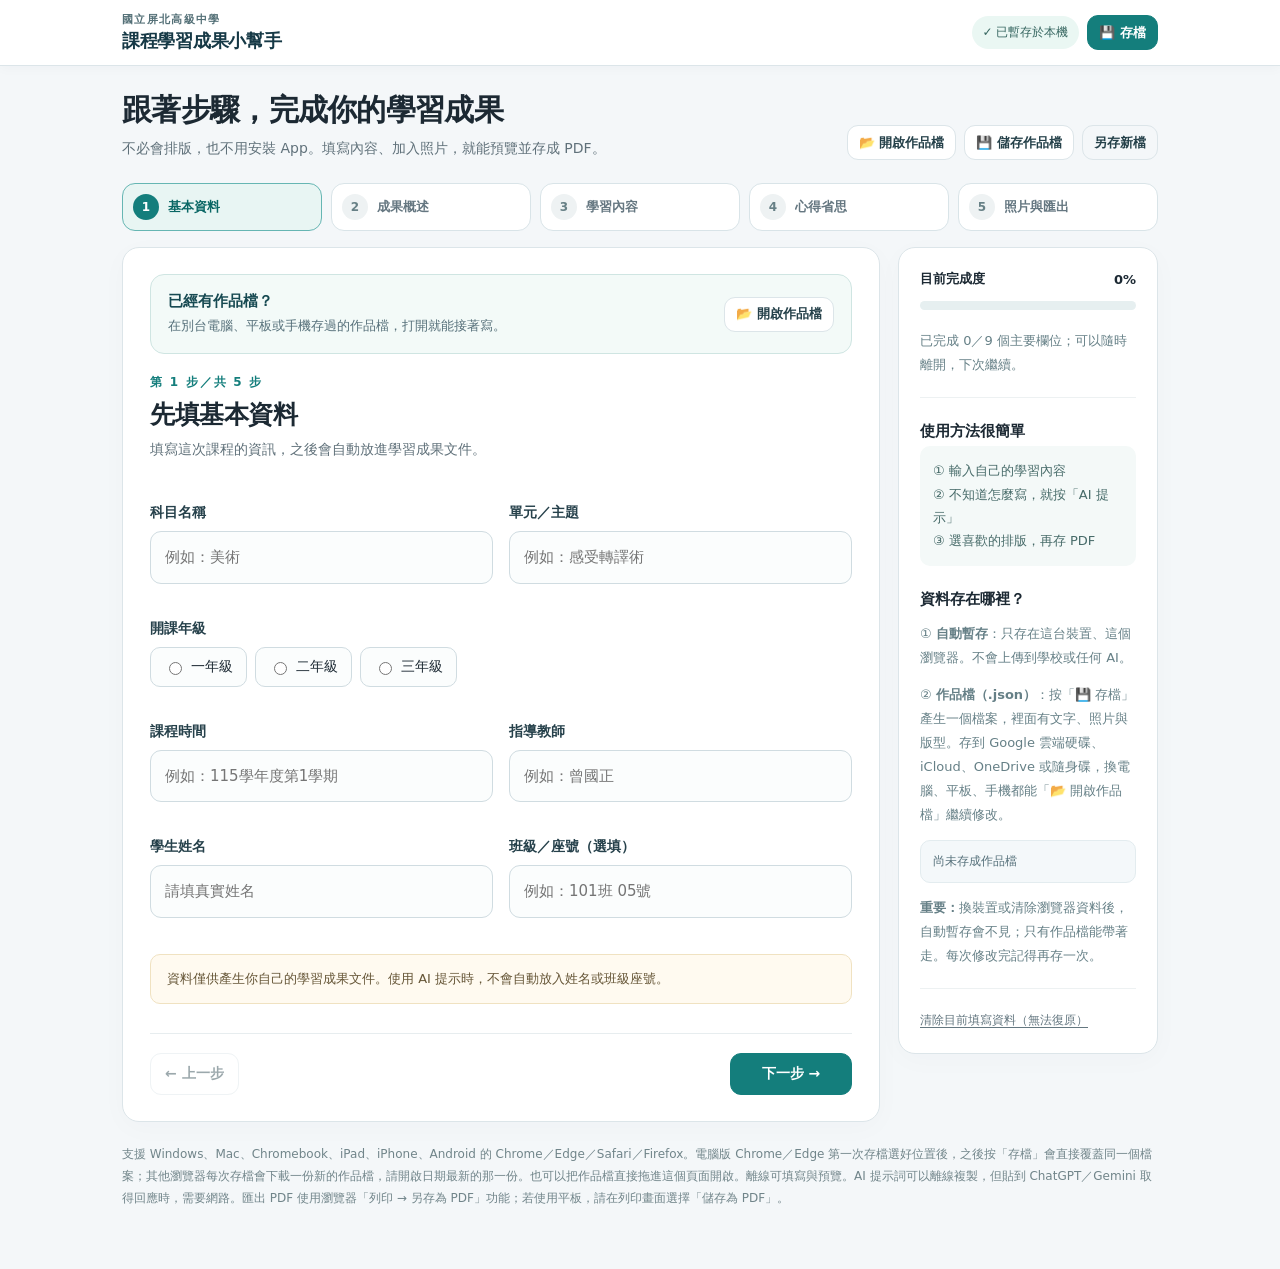
<file: pbhs-portfolio/index.html>
<!DOCTYPE html>
<html lang="zh-Hant">
<head>
  <meta charset="UTF-8">
  <meta name="viewport" content="width=device-width, initial-scale=1">
  <meta name="color-scheme" content="light">
  <title>課程學習成果小幫手｜國立屏北高中</title>
  <link rel="preconnect" href="https://fonts.googleapis.com"><link rel="preconnect" href="https://fonts.gstatic.com" crossorigin>
  <link id="serifFont" href="https://fonts.googleapis.com/css2?family=Noto+Serif+TC:wght@500;700;900&display=swap" rel="stylesheet">
  <style>
    :root{font-family:system-ui,-apple-system,"Noto Sans TC","Microsoft JhengHei",sans-serif;color:#1c2933;background:#f4f7f9;--navy:#183e4c;--teal:#147e7c;--ink:#273942;--muted:#60717a;--line:#dce5e9;--white:#fff;--pale:#e8f5f3}
    *{box-sizing:border-box} body{margin:0;min-width:320px} button,input,textarea{font:inherit} button{cursor:pointer} button:disabled{cursor:not-allowed;opacity:.45} input,textarea{accent-color:var(--teal)}
    .site-header{background:#fff;border-bottom:1px solid var(--line);position:sticky;top:0;z-index:9;box-shadow:0 2px 12px #0f263b08}.header-inner{max-width:1080px;margin:auto;padding:12px 22px;display:flex;align-items:center;justify-content:space-between;gap:12px}.brand{font-size:18px;font-weight:800;letter-spacing:-.3px;color:#163946}.brand small{display:block;font-size:11px;font-weight:600;color:#547077;letter-spacing:1.3px;margin-bottom:2px}.save-state{font-size:12px;color:#35655f;background:#eaf7f3;border-radius:999px;padding:8px 11px;white-space:nowrap}
    .shell{max-width:1080px;margin:24px auto 60px;padding:0 22px}.hero{display:flex;justify-content:space-between;align-items:end;gap:20px;margin-bottom:16px}.hero h1{font-size:30px;line-height:1.3;letter-spacing:-.7px;margin:0 0 8px}.hero p{color:var(--muted);margin:0;line-height:1.65;font-size:14px}.top-actions{display:flex;gap:8px;flex-wrap:wrap}.btn{border-radius:11px;border:1px solid var(--line);background:white;color:#244049;font-size:14px;font-weight:750;padding:10px 14px;display:inline-flex;align-items:center;justify-content:center;gap:5px;min-height:42px;transition:background .15s,border-color .15s}.btn:hover{background:#f0f7f7}.btn-primary{background:var(--teal);border-color:var(--teal);color:#fff}.btn-primary:hover{background:#086b6c}.btn-danger{color:#ac4242}.btn-plain{background:transparent}.btn-sm{min-height:35px;padding:7px 11px;font-size:13px}.btn:focus-visible,input:focus-visible,textarea:focus-visible{outline:3px solid #9bd2ce;outline-offset:2px}
    .stepper{display:grid;grid-template-columns:repeat(5,minmax(0,1fr));gap:9px;margin:23px 0 16px}.step{display:flex;align-items:center;gap:9px;text-align:left;border:1px solid #d9e4e8;border-radius:13px;background:#fff;padding:10px;color:#657781;min-width:0}.step b{display:grid;place-items:center;width:26px;height:26px;border-radius:50%;background:#eef2f3;color:#678086;flex:0 0 auto;font-size:12px}.step span{font-size:13px;font-weight:750;white-space:nowrap;overflow:hidden;text-overflow:ellipsis}.step.active{border-color:#66b6b3;background:#e8f5f3;color:#0a6765}.step.active b{background:var(--teal);color:#fff}.step.done:not(.active) b{background:#def2e6;color:#26704c}
    .main-grid{display:grid;grid-template-columns:minmax(0,1fr) 260px;gap:18px;align-items:start}.card{border:1px solid var(--line);background:white;border-radius:17px;box-shadow:0 6px 28px #18374a06}.editor{padding:26px 27px}.aside{padding:22px 21px}.eyebrow{color:var(--teal);letter-spacing:1.8px;font-weight:800;font-size:12px}.editor h2{margin:7px 0;font-size:25px;letter-spacing:-.5px}.section-lead{margin:0 0 24px;color:var(--muted);font-size:14px;line-height:1.7}.form-row{margin:18px 0}.form-grid{display:grid;grid-template-columns:1fr 1fr;gap:0 16px}.form-label{display:block;margin:0 0 9px;font-size:14px;font-weight:750;color:#26414b}.muted{font-weight:400;color:#758891;font-size:12px}.text-input,.text-area{width:100%;border:1px solid #d0dce1;border-radius:11px;background:#fbfdfd;padding:13px 14px;font-size:15px;line-height:1.65;color:#223a43;transition:border-color .2s}.text-input:focus,.text-area:focus{border-color:var(--teal);background:#fff}.text-area{resize:vertical;min-height:200px}.radio-row{display:flex;flex-wrap:wrap;gap:8px}.radio-pill{display:flex;align-items:center;gap:6px;border:1px solid #d0dce1;background:#fbfdfd;border-radius:10px;padding:10px 13px;font-size:14px;cursor:pointer}.radio-pill:has(input:checked){border-color:var(--teal);background:#eef8f5;color:#086e68;font-weight:800}
    .scaffold{background:#f4f8fa;border-radius:12px;padding:16px 17px;margin:15px 0 19px;border:1px solid #e6eef0}.scaffold strong{font-size:14px}.scaffold p{font-size:13px;line-height:1.8;color:#536c77;margin:6px 0 0}.scaffold ol{margin:8px 0 0;padding-left:24px;font-size:13px;line-height:1.9;color:#536c77}.field-head{display:flex;align-items:center;justify-content:space-between;gap:12px;flex-wrap:wrap}.word-count{color:#8a979d;text-align:right;font-size:12px;margin-top:6px}.tip{font-size:12px;color:#73828a;line-height:1.75}.ai-trigger{border:1px solid #b7d6d4;color:#116965;background:#f0f9f7;border-radius:9px;padding:7px 10px;font-weight:800;font-size:12px}.ai-trigger:hover{background:#dcf1ec}.notice{margin:18px 0;padding:13px 16px;background:#fffaf0;border:1px solid #f0e2c1;color:#665637;border-radius:10px;font-size:13px;line-height:1.7}.notice strong{font-size:14px}
    .footer-actions{display:flex;align-items:center;justify-content:space-between;border-top:1px solid #e7edef;margin-top:29px;padding-top:19px;gap:10px}.footer-actions .btn-primary{min-width:122px}.progress-title{display:flex;align-items:center;justify-content:space-between;gap:8px;font-size:13px;font-weight:800}.meter{height:9px;background:#e6eff0;border-radius:40px;margin:13px 0 19px;overflow:hidden}.meter>i{display:block;height:100%;background:#299c93;width:0;transition:width .25s}.aside p,.aside li{color:#668087;font-size:13px;line-height:1.85}.aside ul{padding-left:20px}.aside h3{font-size:15px;margin:24px 0 5px}.sample{background:#f4f9f8;padding:13px;border-radius:10px;color:#476b69;font-size:13px;line-height:1.8}.aside-separator{height:1px;background:#edf1f2;margin:20px 0}.quiet-action{border:0;padding:2px 0;background:none;text-decoration:underline;text-underline-offset:3px;color:#647780;font-size:12px}.footnote{font-size:12px;color:#71858a;line-height:1.8;margin:22px 0}
    .upload-zone{border:2px dashed #bad2d8;border-radius:14px;background:#f9fcfc;padding:21px;text-align:center}.upload-zone .symbol{font-size:28px}.upload-zone p{font-size:13px;color:#67808a;line-height:1.8}.photo-grid{display:grid;grid-template-columns:1fr 1fr;gap:13px;margin:17px 0}.photo-item{border-radius:13px;border:1px solid var(--line);padding:10px}.photo-item img{display:block;width:100%;height:150px;object-fit:cover;border-radius:8px;background:#eaf1f4}.photo-item input{margin:10px 0 6px}.photo-item-actions{display:flex;justify-content:space-between;align-items:center;margin-top:5px}.photo-item-actions button{font-size:12px}.photo-file{font-size:11px;color:#8a969e;overflow:hidden;text-overflow:ellipsis;white-space:nowrap;max-width:125px}.style-grid{display:grid;grid-template-columns:repeat(3,1fr);gap:10px;margin-top:15px}.style-option{padding:10px;text-align:left;background:white;border:2px solid #e2e9ec;border-radius:12px}.style-option.selected{border-color:var(--teal);background:#f2faf8}.style-swatch{height:72px;border:1px solid #e7edef;border-radius:5px;background:white;display:flex;flex-direction:column;gap:8px;padding:10px 12px;margin-bottom:9px}.style-swatch i{display:block;height:4px;background:#cad1d3;width:70%}.style-swatch i:first-child{width:80%;height:8px}.style-swatch.classic{border-top:6px solid #34404c}.style-swatch.soft{background:#eff8f8;border-top:6px solid #7ab4b5}.style-swatch.editorial{background:#fcfbf8;border-left:7px solid #caa979}.style-option strong{font-size:12px}.style-option small{font-size:11px;color:#71828a;display:block;margin-top:3px}
    .preview-mode #appShell,.preview-mode .site-header{display:none}.preview-panel{display:none}.preview-mode .preview-panel{display:block}.preview-controls{max-width:1000px;margin:15px auto 17px;display:flex;justify-content:space-between;align-items:center;gap:12px;flex-wrap:wrap}.preview-controls h2{margin:0;font-size:21px}.preview-controls p{color:#667b84;font-size:13px;margin:5px 0 0}.preview-actions{display:flex;gap:8px;flex-wrap:wrap}.preview-paper-wrap{max-width:1000px;margin:auto;overflow-x:auto;padding:4px 4px 25px}.paper{background:#fff;print-color-adjust:exact;-webkit-print-color-adjust:exact;width:210mm;min-height:297mm;margin:0 auto;padding:18mm 18mm 20mm;box-shadow:0 8px 45px #18374a1e;color:#222;font-family:"Noto Sans TC","Microsoft JhengHei",sans-serif;font-size:11pt;line-height:1.8;overflow-wrap:anywhere}.paper .doc-title{font-size:20pt;line-height:1.35;margin:0 0 14mm}.paper .doc-kicker{font-size:9pt;letter-spacing:1.5px}.paper .meta-table{width:100%;border-collapse:collapse;margin-bottom:9mm;font-size:10pt}.paper .meta-table th,.paper .meta-table td{padding:6px 9px;border:1px solid #bac2c6;text-align:left;vertical-align:top}.paper .meta-table th{white-space:nowrap;width:19%;font-weight:700}.paper .doc-section{margin:7mm 0 8mm}.paper .doc-section h3{font-size:13pt;margin:0 0 3mm}.paper .doc-section .body-copy{white-space:pre-wrap;line-height:1.9;min-height:12mm}.paper .doc-note{color:#8b9296;font-size:9.5pt}.paper .evidence-grid{display:grid;grid-template-columns:repeat(2,1fr);gap:6mm}.paper figure{margin:0;break-inside:avoid;page-break-inside:avoid}.paper figure img{display:block;width:100%;height:auto;max-height:90mm;object-fit:contain;background:#f4f5f5}.paper figcaption{font-size:9.5pt;color:#45565c;padding-top:2mm}.paper.template-classic .doc-title{text-align:center;color:#202a2e}.paper.template-classic .doc-section h3{border-bottom:1px solid #777;padding-bottom:2mm}.paper.template-soft{color:#243e4a}.paper.template-soft .doc-title{background:#e7f3f1;border-left:8px solid #78a9a8;padding:11mm 8mm;color:#174854;margin-bottom:9mm}.paper.template-soft .meta-table th{background:#eaf4f2}.paper.template-soft .doc-section h3{color:#13716e;padding:3mm 4mm;background:#eff8f6;border-radius:5px}.paper.template-editorial{color:#212a34}.paper.template-editorial .doc-kicker{color:#a17b4a}.paper.template-editorial .doc-title{font-family:Georgia,"Noto Serif TC",serif;letter-spacing:.5px;font-size:24pt;border-bottom:3px solid #222f3d;padding-bottom:7mm}.paper.template-editorial .meta-table{border-top:1px solid #212a34;border-bottom:1px solid #212a34}.paper.template-editorial .meta-table th,.paper.template-editorial .meta-table td{border:0;padding:7px 5px}.paper.template-editorial .meta-table th{color:#7a817f;font-weight:600}.paper.template-editorial .doc-section h3{font-size:12pt;letter-spacing:2px;color:#b08d5a;border-top:1px solid #c4b7a4;padding-top:4mm}.paper.template-editorial .doc-section .body-copy{font-family:Georgia,"Noto Serif TC",serif;font-size:11pt}
    .modal{position:fixed;inset:0;background:#122a35a8;z-index:30;display:none;align-items:center;justify-content:center;padding:15px}.modal.show{display:flex}.modal-content{background:white;width:min(620px,100%);max-height:min(92vh,800px);overflow:auto;border-radius:17px;padding:22px;box-shadow:0 20px 80px #0005}.modal-top{display:flex;justify-content:space-between;gap:15px;align-items:start}.modal h2{margin:0;font-size:21px}.modal p{font-size:13px;line-height:1.75;color:#62757c}.modal .ai-text{width:100%;height:310px;border:1px solid #d7e1e5;border-radius:10px;background:#f8fafb;padding:14px;font-size:13px;line-height:1.75;resize:vertical}.modal-actions{display:flex;justify-content:space-between;gap:8px;flex-wrap:wrap;margin-top:12px}.sr-only{position:absolute;width:1px;height:1px;padding:0;margin:-1px;overflow:hidden;clip:rect(0,0,0,0);white-space:nowrap;border:0}
    /* V5: 作品集封面版型 */
    .style-grid{grid-template-columns:repeat(4,1fr)}.style-swatch.portfolio{padding:0;overflow:hidden;gap:0;border:1px solid #e7edef}.style-swatch.portfolio b{display:block;height:58%;background:linear-gradient(120deg,#c98b5e,#7a8f6a 60%,#2f4b5a)}.style-swatch.portfolio i{margin:6px 10px 0;height:5px;background:#2f4b5a;width:55%}.style-swatch.portfolio i+i{height:3px;background:#cfc6bb;width:75%}
    .palette-row{display:flex;align-items:center;gap:10px;flex-wrap:wrap;margin:8px 0 4px}.palette-row .chips{display:flex;gap:6px}.palette-row .chips i{width:26px;height:26px;border-radius:7px;border:1px solid #0001;display:block}
    .cover-btn{font-weight:800;color:#a0612f!important}.photo-item.is-cover{border-color:#d9a273;box-shadow:0 0 0 2px #f5e2cf}
    .paper .art-info{font-size:9.5pt;color:#45565c;margin:0 0 4mm;padding:2.5mm 3mm;border-left:3px solid #9aa6aa;background:#f6f8f8}
    .paper.template-portfolio{--acc:#8a5a3c;--accText:#6b4329;--soft:#f6efe8;color:#26221f;font-size:10.5pt;padding:15mm 16mm 18mm}
    .paper.template-portfolio .pf-cover{min-height:264mm;display:flex;flex-direction:column;break-after:page;page-break-after:always;margin-bottom:12mm}
    .pf-top{display:flex;justify-content:space-between;gap:6mm;font-size:8.5pt;letter-spacing:1.5px;color:var(--accText);border-bottom:1px solid #26221f;padding-bottom:2.5mm;margin-bottom:6mm}.pf-top b{font-weight:800}
    .pf-hero{background:var(--soft);display:flex;align-items:center;justify-content:center}.pf-hero img{display:block;width:100%;height:138mm;object-fit:contain}.pf-hero-empty{height:138mm;width:100%;background:linear-gradient(135deg,var(--acc),var(--soft))}
    .pf-cover-grid{display:grid;grid-template-columns:1.55fr 1fr;gap:9mm;margin-top:8mm;align-items:start}
    .pf-eyebrow{font-size:8.5pt;letter-spacing:3px;color:var(--accText);font-weight:700;margin-bottom:2mm}
    .pf-title{font-family:"Noto Serif TC","Noto Serif CJK TC","Source Han Serif TC","Songti TC","PMingLiU",serif;font-weight:900;font-size:27pt;line-height:1.25;margin:0 0 5mm;letter-spacing:.5px;color:#1f1b18}
    .pf-quote{font-family:"Noto Serif TC","Noto Serif CJK TC","Source Han Serif TC","Songti TC","PMingLiU",serif;font-size:12.5pt;line-height:1.75;margin:0;padding-left:4mm;border-left:3px solid var(--acc);color:#3a332e}
    .pf-label{border-top:2px solid #26221f;padding-top:2.5mm;font-size:9pt;line-height:1.7;color:#3a332e}.pf-label b{display:block;font-size:10.5pt;color:#1f1b18}.pf-label span{display:block}
    .pf-chips{display:flex;gap:2mm;margin-top:5mm}.pf-chips i{flex:1;height:11mm;border-radius:1.5mm;position:relative;border:1px solid #0000000f}.pf-chips em{position:absolute;left:0;top:12mm;font-style:normal;font-size:6.5pt;color:#8a817a;letter-spacing:.3px}
    .pf-byline{margin-top:auto;padding-top:10mm;font-size:9pt;color:#6d645d;display:flex;flex-wrap:wrap;gap:1mm 5mm;border-top:1px solid #e3ddd6}
    .paper.template-portfolio .doc-section{counter-increment:pfsec;margin:0 0 9mm}
    .paper.template-portfolio{counter-reset:pfsec}
    .paper.template-portfolio .doc-section h3{font-family:"Noto Serif TC","Noto Serif CJK TC","Source Han Serif TC","Songti TC","PMingLiU",serif;font-weight:700;font-size:14pt;display:flex;align-items:baseline;gap:4mm;border-bottom:1px solid #d9d1c8;padding-bottom:2.5mm;margin-bottom:4mm;color:#1f1b18}
    .paper.template-portfolio .doc-section h3::before{content:counter(pfsec,decimal-leading-zero);font-family:Georgia,"Noto Serif TC",serif;font-size:22pt;font-weight:400;color:var(--acc);line-height:1}
    .paper.template-portfolio .body-copy{line-height:2;color:#2c2622}
    .paper.template-portfolio .meta-table{border-top:2px solid #26221f}.paper.template-portfolio .meta-table th,.paper.template-portfolio .meta-table td{border:0;border-bottom:1px solid #e5dfd8;padding:7px 4px}.paper.template-portfolio .meta-table th{color:var(--accText);font-weight:700;font-size:9pt;letter-spacing:1px}
    .paper.template-portfolio .art-info{border-left-color:var(--acc);background:var(--soft)}
    .paper.template-portfolio .evidence-grid{gap:6mm 5mm}.paper.template-portfolio .evidence-grid.n1{grid-template-columns:1fr}.paper.template-portfolio .evidence-grid.n3 figure:first-child{grid-column:1/-1}
    .paper.template-portfolio figure img{height:62mm;max-height:none;object-fit:contain;background:var(--soft)}.paper.template-portfolio .evidence-grid.n1 figure img,.paper.template-portfolio .evidence-grid.n3 figure:first-child img{height:100mm}
    .paper.template-portfolio figcaption{display:flex;gap:2.5mm;font-size:9pt;line-height:1.6;color:#3a332e;border-top:1px solid #26221f;margin-top:2mm;padding-top:2mm}.paper.template-portfolio figcaption b{color:var(--accText);font-family:Georgia,serif;font-weight:400}
    @media print{#printPaper.template-portfolio .evidence-grid{display:grid!important}#printPaper.template-portfolio figure{margin:0!important}#printPaper.template-portfolio figure img{width:100%!important;max-width:100%!important;height:62mm!important;max-height:none!important}#printPaper.template-portfolio .evidence-grid.n1 figure img,#printPaper.template-portfolio .evidence-grid.n3 figure:first-child img{height:100mm!important}#printPaper.template-portfolio .pf-cover{min-height:258mm}.paper.template-portfolio .doc-section h3{font-size:14pt}}
    @media(max-width:810px){.style-grid{grid-template-columns:repeat(2,1fr)}}
    /* V5: 列印頁碼（封面頁不顯示） */
    @media print{
      @page{@bottom-center{content:"第 " counter(page) " 頁／共 " counter(pages) " 頁";font-family:"Noto Sans TC","Noto Sans CJK TC","Microsoft JhengHei",sans-serif;font-size:8.5pt;color:#7a7f82;vertical-align:middle}}
      @page pfcover{@bottom-center{content:none}}
      .paper.template-portfolio .pf-cover{page:pfcover}
    }
    /* V4: 作品檔（跨裝置存檔） */
    .header-right{display:flex;align-items:center;gap:8px;min-width:0}.save-state{max-width:46vw;overflow:hidden;text-overflow:ellipsis}.save-state.dirty{color:#8a5a12!important;background:#fff4dc!important}
    .radio-pill.checked{border-color:var(--teal);background:#eef8f5;color:#086e68;font-weight:800}
    .file-card{border:1px solid #cfe5e2;background:#f3faf8;border-radius:14px;padding:16px 17px;margin:0 0 20px;display:flex;gap:14px;align-items:center;justify-content:space-between;flex-wrap:wrap}.file-card p{margin:4px 0 0;font-size:13px;color:#56707a;line-height:1.7}.file-card strong{font-size:15px;color:#174a52}.file-card .btns{display:flex;gap:8px;flex-wrap:wrap}
    .file-now{font-size:12px;color:#55707a;background:#f4f8fa;border:1px solid #e3ecef;border-radius:10px;padding:10px 12px;line-height:1.7;word-break:break-all}
    .banner{display:none;background:#fff1e6;border-bottom:1px solid #f1d2b6;color:#7a4416;font-size:13px;line-height:1.7;padding:10px 16px;text-align:center}.banner.show{display:block}.banner a{color:#9a3d00;font-weight:800}
    .drop-hint{position:fixed;inset:0;z-index:40;background:#147e7ce6;color:#fff;display:none;align-items:center;justify-content:center;font-size:22px;font-weight:800;text-align:center;padding:20px}.drop-hint.show{display:flex}
    .toast{position:fixed;left:50%;bottom:22px;transform:translateX(-50%);background:#183e4c;color:#fff;padding:11px 16px;border-radius:11px;font-size:14px;z-index:50;box-shadow:0 8px 30px #0004;opacity:0;pointer-events:none;transition:opacity .2s;max-width:92vw;text-align:center}.toast.show{opacity:1}
    @media(max-width:480px){.header-right .btn{padding:6px 9px}.save-state{max-width:38vw}}
    @media(max-width:810px){.main-grid{grid-template-columns:1fr}.aside{order:2}.hero{align-items:start;flex-direction:column}.stepper{gap:4px}.step{justify-content:center;padding:10px 5px}.step span{display:none}.step b{margin:0}.editor{padding:22px 20px}.shell{padding:0 14px}.header-inner{padding:11px 14px}.hero h1{font-size:25px}}
    @media(max-width:480px){.form-grid{grid-template-columns:1fr}.brand{font-size:15px}.brand small{font-size:10px}.save-state{font-size:11px;padding:5px 8px}.top-actions{width:100%}.top-actions .btn{flex:1}.photo-grid{grid-template-columns:1fr}.style-grid{gap:5px}.style-option{padding:6px}.style-option small{font-size:10px}.style-swatch{height:58px;padding:7px}.preview-controls{padding:0 10px}.preview-paper-wrap{overflow:hidden;padding:0}.paper{transform-origin:top left;box-shadow:none}.shell.preview-panel{margin:0 auto}.modal-content{padding:18px}.modal .ai-text{height:250px}}
    /* V3: long-form A4 pagination; never force the complete document into one page. */
    @media print {
      @page { size: A4 portrait; margin: 16mm 17mm 17mm; }
      html, body { height:auto!important; overflow:visible!important; }
      .preview-panel, .preview-paper-wrap, #printPaper { height:auto!important; max-height:none!important; overflow:visible!important; }
      #printPaper { display:block!important; position:static!important; width:auto!important; min-height:0!important; max-width:none!important; padding:0!important; zoom:1!important; transform:none!important; box-shadow:none!important; }
      #printPaper .doc-section { display:block!important; break-inside:auto!important; page-break-inside:auto!important; }
      #printPaper .doc-section h3 { break-after:avoid!important; page-break-after:avoid!important; }
      #printPaper .body-copy { white-space:pre-wrap; break-inside:auto!important; page-break-inside:auto!important; orphans:3; widows:3; }
      #printPaper .meta-table { break-inside:avoid!important; page-break-inside:avoid!important; }
      #printPaper .meta-table tr { break-inside:avoid!important; page-break-inside:avoid!important; }
      #printPaper .evidence-grid { display:block!important; }
      #printPaper figure { display:block!important; width:100%!important; margin:0 0 7mm!important; break-inside:avoid!important; page-break-inside:avoid!important; }
      #printPaper figure img { max-height:115mm!important; width:auto!important; max-width:100%!important; margin:0 auto; object-fit:contain!important; }
      #printPaper figcaption { text-align:center; }
      #printPaper .doc-title { break-after:avoid!important; page-break-after:avoid!important; }
    }
    @media print{@page{size:A4;margin:13mm 15mm}html,body{background:white!important;color:#111!important;margin:0!important}.site-header,.hero,.stepper,.main-grid,.footnote,.preview-controls,.banner,.toast,.drop-hint{display:none!important}.shell{padding:0!important;margin:0!important;max-width:none!important}.preview-panel{display:block!important}.preview-paper-wrap{max-width:none!important;padding:0!important;margin:0!important;overflow:visible!important}.paper{zoom:1!important;width:auto!important;min-height:0!important;margin:0!important;padding:0!important;box-shadow:none!important;transform:none!important;font-size:10pt}.paper .doc-title{margin-bottom:8mm;font-size:18pt}.paper .meta-table{margin-bottom:5mm}.paper .doc-section{margin:5mm 0}.paper .doc-section h3{margin-bottom:2mm}.paper .evidence-grid{gap:4mm}.paper .doc-section h3, .paper figure{break-after:avoid;page-break-after:avoid}.modal{display:none!important}}
  </style>
</head>
<body>
  <div class="banner" id="inAppBanner">你正在 LINE／Facebook／IG 內建瀏覽器中，<strong>可能無法存檔或匯出 PDF</strong>。請點右上角「⋯」→「用預設瀏覽器開啟」（Safari 或 Chrome）。<span id="inAppLink"></span></div>
  <header class="site-header">
    <div class="header-inner">
      <div class="brand"><small>國立屏北高級中學</small>課程學習成果小幫手</div>
      <div class="header-right">
        <div id="saveState" class="save-state" role="status" aria-live="polite">◌ 正在準備儲存</div>
        <button class="btn btn-sm btn-primary" type="button" id="headerSave" title="把作品存成檔案，可在其他裝置繼續修改">💾 存檔</button>
      </div>
    </div>
  </header>
  <div class="shell" id="appShell">
    <div class="hero">
      <div><h1>跟著步驟，完成你的學習成果</h1><p>不必會排版，也不用安裝 App。填寫內容、加入照片，就能預覽並存成 PDF。</p></div>
      <div class="top-actions">
        <button class="btn btn-sm" type="button" id="restoreBtn">📂 開啟作品檔</button>
        <button class="btn btn-sm" type="button" id="backupBtn">💾 儲存作品檔</button>
        <button class="btn btn-sm btn-plain" type="button" id="saveAsBtn">另存新檔</button>
      </div>
    </div>
    <nav class="stepper" id="stepper" aria-label="填寫步驟">
      <button class="step active" type="button" data-step="0" aria-label="步驟一：基本資料"><b>1</b><span>基本資料</span></button>
      <button class="step" type="button" data-step="1" aria-label="步驟二：成果概述"><b>2</b><span>成果概述</span></button>
      <button class="step" type="button" data-step="2" aria-label="步驟三：學習內容"><b>3</b><span>學習內容</span></button>
      <button class="step" type="button" data-step="3" aria-label="步驟四：心得省思"><b>4</b><span>心得省思</span></button>
      <button class="step" type="button" data-step="4" aria-label="步驟五：照片與匯出"><b>5</b><span>照片與匯出</span></button>
    </nav>
    <div class="main-grid">
      <main class="card editor" id="editor" aria-live="polite"></main>
      <aside class="card aside">
        <div class="progress-title"><span>目前完成度</span><span id="progressPercent">0%</span></div>
        <div class="meter"><i id="progressBar"></i></div>
        <p id="progressHint">照著步驟填寫即可，不用一次完成。</p>
        <div class="aside-separator"></div>
        <h3>使用方法很簡單</h3>
        <div class="sample">① 輸入自己的學習內容<br>② 不知道怎麼寫，就按「AI 提示」<br>③ 選喜歡的排版，再存 PDF</div>
        <h3>資料存在哪裡？</h3>
        <p>① <strong>自動暫存</strong>：只存在這台裝置、這個瀏覽器。不會上傳到學校或任何 AI。</p>
        <p>② <strong>作品檔（.json）</strong>：按「💾 存檔」產生一個檔案，裡面有文字、照片與版型。存到 Google 雲端硬碟、iCloud、OneDrive 或隨身碟，換電腦、平板、手機都能「📂 開啟作品檔」繼續修改。</p>
        <div class="file-now" id="fileNow">尚未存成作品檔</div>
        <p><strong>重要：</strong>換裝置或清除瀏覽器資料後，自動暫存會不見；只有作品檔能帶著走。每次修改完記得再存一次。</p>
        <div class="aside-separator"></div>
        <button type="button" class="quiet-action" id="clearBtn">清除目前填寫資料（無法復原）</button>
      </aside>
    </div>
    <p class="footnote">支援 Windows、Mac、Chromebook、iPad、iPhone、Android 的 Chrome／Edge／Safari／Firefox。電腦版 Chrome／Edge 第一次存檔選好位置後，之後按「存檔」會直接覆蓋同一個檔案；其他瀏覽器每次存檔會下載一份新的作品檔，請開啟日期最新的那一份。也可以把作品檔直接拖進這個頁面開啟。離線可填寫與預覽。AI 提示詞可以離線複製，但貼到 ChatGPT／Gemini 取得回應時，需要網路。匯出 PDF 使用瀏覽器「列印 → 另存為 PDF」功能；若使用平板，請在列印畫面選擇「儲存為 PDF」。</p>
  </div>
  <section class="preview-panel" id="previewPanel">
    <div class="preview-controls">
      <div><h2>你的學習成果預覽</h2><p>確認內容與排版後，按「存成 PDF」。</p></div>
      <div class="preview-actions">
        <button class="btn" type="button" id="backToEdit">← 返回修改</button>
        <button class="btn" type="button" id="previewBackup">💾 儲存作品檔</button>
        <button class="btn btn-primary" type="button" id="printBtn">列印／另存 PDF</button><button class="btn" type="button" id="exportPrintHtml">下載 A4 列印版（備用）</button>
      </div>
    </div>
    <div class="preview-paper-wrap"><article id="printPaper" class="paper template-classic" aria-label="A4 課程學習成果預覽"></article></div>
  </section>
  <div class="modal" id="aiModal" role="dialog" aria-modal="true" aria-labelledby="aiTitle" aria-hidden="true">
    <div class="modal-content">
      <div class="modal-top"><div><span class="eyebrow">AI 寫作教練</span><h2 id="aiTitle">不知道怎麼寫？</h2></div><button type="button" class="btn btn-sm" id="closeModal" aria-label="關閉">✕</button></div>
      <p>這不是請 AI 幫你虛構作業。把提示詞貼到 ChatGPT 或 Gemini，讓它用問題帶你想起實際學習過程，再自己整理成文字。</p>
      <label class="form-label" for="aiPrompt">給 AI 的提示詞（已依你的課程自動調整）</label>
      <textarea readonly class="ai-text" id="aiPrompt" spellcheck="false"></textarea>
      <div class="modal-actions"><button type="button" class="btn" id="selectPrompt">選取文字</button><button type="button" class="btn btn-primary" id="copyPrompt">複製提示詞</button></div>
      <p class="tip">提醒：提示詞不含學生姓名或班級座號。貼給 AI 前，仍請先確認沒有不想公開的私人資訊。</p>
    </div>
  </div>
  <div class="modal" id="askModal" role="alertdialog" aria-modal="true" aria-labelledby="askText"><div class="modal-content" style="max-width:440px"><p id="askText" style="font-size:15px;color:#223a43;line-height:1.75;margin-top:0"></p><div class="modal-actions" style="justify-content:flex-end"><button type="button" class="btn" id="askNo">取消</button><button type="button" class="btn btn-primary" id="askYes">確定</button></div></div></div>
  <div class="drop-hint" id="dropHint">放開滑鼠，開啟這個作品檔</div>
  <div class="toast" id="toast" role="status" aria-live="polite"></div>
  <input type="file" accept=".json,application/json,text/plain" id="restoreInput" class="sr-only">
  <input type="file" accept="image/*" multiple id="photoInput" class="sr-only">
  <script>
  (() => {
    'use strict';
    const STORAGE_KEY = 'pbhs_learning_outcome_text_v2';
    const DB_NAME = 'pbhs_learning_outcome_images_v2';
    const IMAGE_STORE = 'photos';
    const MAX_PHOTOS = 8;
    const labels = ['基本資料','成果概述','學習內容','心得省思','照片與匯出'];
    const emptyState = () => ({subject:'',grade:'',unit:'',courseTime:'',teacher:'',student:'',classNo:'',overview:'',learning:'',reflection:'',artTitle:'',medium:'',size:'',artYear:'',statement:'',coverId:'',template:'classic',images:[]});
    const TEMPLATES=['portfolio','classic','soft','editorial'];
    let state = emptyState();
    let step = 0; let previewMode = false; let saveTimer = null; let imageDb = null; let imageStorageWorks = false;
    // V4 作品檔狀態
    const META_KEY = 'pbhs_learning_outcome_file_meta_v4';
    let fileHandle = null; // 電腦版 Chrome/Edge 可直接覆蓋同一個檔案
    let meta = {dirty:false,fileName:'',savedAt:''};
    try{const m=JSON.parse(localStorage.getItem(META_KEY)||'null');if(m&&typeof m==='object')meta={dirty:!!m.dirty,fileName:String(m.fileName||''),savedAt:String(m.savedAt||'')};}catch(e){}
    const canPickSave = typeof window.showSaveFilePicker==='function' && window.isSecureContext && window.self===window.top;
    const canPickOpen = typeof window.showOpenFilePicker==='function' && window.isSecureContext && window.self===window.top;
    const isTouch = (window.matchMedia&&matchMedia('(pointer:coarse)').matches) || /iPad|iPhone|Android/i.test(navigator.userAgent) || (navigator.platform==='MacIntel'&&navigator.maxTouchPoints>1);
    function saveMeta(){try{localStorage.setItem(META_KEY,JSON.stringify(meta));}catch(e){}}
    function fmtTime(iso){if(!iso)return '';const d=new Date(iso);if(isNaN(d))return '';const p=n=>String(n).padStart(2,'0');return `${d.getMonth()+1}/${d.getDate()} ${p(d.getHours())}:${p(d.getMinutes())}`;}
    function toast(msg){const t=$('toast');t.textContent=msg;t.classList.add('show');clearTimeout(toast._t);toast._t=setTimeout(()=>t.classList.remove('show'),3200);}
    function refreshFileStatus(){const el=$('saveState');const now=$('fileNow');
      if(meta.dirty){el.textContent=meta.savedAt?'● 有修改尚未存檔':'● 已暫存本機，尚未存檔';el.classList.add('dirty');el.title='按「💾 存檔」才能帶到其他裝置';}
      else if(meta.savedAt){el.textContent='✓ 已存檔 '+fmtTime(meta.savedAt);el.classList.remove('dirty');el.title=meta.fileName;}
      else{el.classList.remove('dirty');}
      if(now)now.innerHTML=meta.savedAt?`最近存檔：${esc(fmtTime(meta.savedAt))}<br>檔名：${esc(meta.fileName||'作品檔')}${meta.dirty?'<br><strong style="color:#8a5a12">之後還有修改，記得再存一次</strong>':''}`:'尚未存成作品檔';}
    function markDirty(){meta.dirty=true;saveMeta();refreshFileStatus();}
    const $ = (id) => document.getElementById(id);
    const esc = (v) => String(v ?? '').replace(/[&<>"']/g,ch=>({'&':'&amp;','<':'&lt;','>':'&gt;','"':'&quot;',"'":'&#39;'}[ch]));
    const valueOrBlank = (v) => String(v || '').trim() || '（未填寫）';
    const textOnly = () => { const {images,...rest} = state; return rest; };
    const uid = () => Date.now().toString(36)+Math.random().toString(36).slice(2,10);
    const fileSafe = (s) => (s||'學習成果').replace(/[\\/:*?"<>|\s]/g,'_').slice(0,45);
    function setSave(message, alert=false){ const el=$('saveState'); el.textContent=message; el.style.color=alert?'#a34036':'#35655f'; el.style.background=alert?'#fff0ea':'#eaf7f3'; }
    function safeSetLocal(){try{localStorage.setItem(STORAGE_KEY, JSON.stringify(textOnly()));setSave('✓ 已暫存於本機');refreshFileStatus();}catch(err){setSave('⚠ 無法自動暫存，請按「存檔」',true);} }
    function saveSoon(){setSave('◌ 暫存中…');clearTimeout(saveTimer);saveTimer=setTimeout(safeSetLocal,280);meta.dirty=true;saveMeta();}
    function loadText(){try {let raw=localStorage.getItem(STORAGE_KEY);if(raw){const input=JSON.parse(raw);if(input&&typeof input==='object'){for(const k of Object.keys(emptyState())){if(k!=='images'&&typeof input[k]==='string')state[k]=input[k];}}}}catch(err){setSave('⚠ 儲存讀取失敗，建議還原備份',true);} }
    function connectDb(){return new Promise(resolve => {try {if(!window.indexedDB){resolve(null);return;}const req=indexedDB.open(DB_NAME,1);req.onupgradeneeded=()=>{if(!req.result.objectStoreNames.contains(IMAGE_STORE))req.result.createObjectStore(IMAGE_STORE,{keyPath:'id'});};req.onsuccess=()=>{imageDb=req.result;imageStorageWorks=true;resolve(imageDb);};req.onerror=()=>resolve(null);req.onblocked=()=>resolve(null);}catch(err){resolve(null);}});}
    function storePhoto(photo){return new Promise((resolve,reject)=>{if(!imageDb){reject(Error('indexedDB unavailable'));return;}const tx=imageDb.transaction(IMAGE_STORE,'readwrite');tx.objectStore(IMAGE_STORE).put(photo);tx.oncomplete=()=>resolve();tx.onerror=()=>reject(tx.error);});}
    function deletePhotoInDb(id){return new Promise(resolve=>{if(!imageDb){resolve();return;}const tx=imageDb.transaction(IMAGE_STORE,'readwrite');tx.objectStore(IMAGE_STORE).delete(id);tx.oncomplete=resolve;tx.onerror=resolve;});}
    function clearPhotoDb(){return new Promise(resolve=>{if(!imageDb){resolve();return;}const tx=imageDb.transaction(IMAGE_STORE,'readwrite');tx.objectStore(IMAGE_STORE).clear();tx.oncomplete=resolve;tx.onerror=resolve;});}
    function getPhotos(){return new Promise(resolve=>{if(!imageDb){resolve([]);return;}const tx=imageDb.transaction(IMAGE_STORE,'readonly');const r=tx.objectStore(IMAGE_STORE).getAll();r.onsuccess=()=>resolve(Array.isArray(r.result)?r.result:[]);r.onerror=()=>resolve([]);});}
    // ===== V5 封面主視覺與自動取色 =====
    const DEFAULT_PALETTE={colors:[],acc:'#8a5a3c',accText:'#6b4329',soft:'#f6efe8'};
    let palette={...DEFAULT_PALETTE};let paletteKey=null;
    const coverImage=()=>state.images.find(i=>i.id===state.coverId)||state.images[0]||null;
    const hex=c=>'#'+[c.r,c.g,c.b].map(v=>Math.round(Math.max(0,Math.min(255,v))).toString(16).padStart(2,'0')).join('');
    function hsl(c){const r=c.r/255,g=c.g/255,b=c.b/255,mx=Math.max(r,g,b),mn=Math.min(r,g,b),l=(mx+mn)/2,d=mx-mn;return {s:d===0?0:d/(1-Math.abs(2*l-1)),l};}
    function lum(c){const f=v=>{v/=255;return v<=.03928?v/12.92:Math.pow((v+.055)/1.055,2.4);};return .2126*f(c.r)+.7152*f(c.g)+.0722*f(c.b);}
    function extractPalette(src){return new Promise(res=>{const img=new Image();img.onload=()=>{try{const r=Math.min(1,56/Math.max(img.width,img.height));const cv=document.createElement('canvas');cv.width=Math.max(1,Math.round(img.width*r));cv.height=Math.max(1,Math.round(img.height*r));const x=cv.getContext('2d');x.drawImage(img,0,0,cv.width,cv.height);const d=x.getImageData(0,0,cv.width,cv.height).data;const m=new Map();let total=0;for(let i=0;i<d.length;i+=4){if(d[i+3]<128)continue;const k=(d[i]>>5)<<6|(d[i+1]>>5)<<3|(d[i+2]>>5);let e=m.get(k);if(!e){e=[0,0,0,0];m.set(k,e);}e[0]+=d[i];e[1]+=d[i+1];e[2]+=d[i+2];e[3]++;total++;}const list=[...m.values()].map(e=>({r:e[0]/e[3],g:e[1]/e[3],b:e[2]/e[3],n:e[3]/total})).sort((a,b)=>b.n-a.n);const out=[];for(const c of list){if(out.length>=5)break;if(out.every(o=>Math.hypot(o.r-c.r,o.g-c.g,o.b-c.b)>58))out.push(c);}res(out);}catch(e){res([]);}};img.onerror=()=>res([]);img.src=src;});}
    function buildPalette(cols){if(!cols.length)return {...DEFAULT_PALETTE};let best=null,score=-1;for(const c of cols){const h=hsl(c);if(h.l>.9||h.l<.1)continue;const sc=h.s*(.35+Math.sqrt(c.n));if(sc>score){score=sc;best=c;}}if(!best)best=cols[0];let t={...best};for(let k=0;k<30&&(1.05/(lum(t)+.05))<5;k++){t={r:t.r*.9,g:t.g*.9,b:t.b*.9};}const soft={r:best.r*.1+255*.9,g:best.g*.1+255*.9,b:best.b*.1+255*.9};return {colors:cols.slice(0,4).map(hex),acc:hex(best),accText:hex(t),soft:hex(soft)};}
    async function refreshPalette(force=false){const c=coverImage();const key=c?c.id+':'+c.dataUrl.length:'none';if(!force&&key===paletteKey)return;paletteKey=key;palette=c?buildPalette(await extractPalette(c.dataUrl)):{...DEFAULT_PALETTE};paintPaletteChips();if(previewMode)renderPaper();}
    function paintPaletteChips(){const el=$('paletteChips');if(!el)return;el.innerHTML=palette.colors.length?palette.colors.map(c=>`<i style="background:${c}" title="${c}"></i>`).join(''):'<span class="tip">加入照片後自動產生</span>';}
    function render(){renderStepper();renderEditor();updateProgress();}
    function renderStepper(){document.querySelectorAll('[data-step]').forEach(el=>{const n=Number(el.dataset.step);el.classList.toggle('active',n===step);el.classList.toggle('done',n<step);el.setAttribute('aria-current',n===step?'step':'false');});}
    function updateProgress(){ const mandatory=['subject','grade','unit','courseTime','teacher','student','overview','learning','reflection'];const score=mandatory.filter(k=>state[k].trim()).length;const percent=Math.round(score/mandatory.length*100);$('progressPercent').textContent=percent+'%';$('progressBar').style.width=percent+'%';$('progressHint').textContent=score===mandatory.length?'文字欄位已完成！可加入照片並預覽成果。':`已完成 ${score}／${mandatory.length} 個主要欄位；可以隨時離開，下次繼續。`;}
    const nextButtons = (n) => `<div class="footer-actions"><button class="btn" type="button" data-action="prev" ${n===0?'disabled':''}>← 上一步</button><button class="btn btn-primary" type="button" data-action="${n===4?'preview':'next'}">${n===4?'預覽我的成果 →':'下一步 →'}</button></div>`;
    function input(key,title,hint='',type='text') {return `<div class="form-row"><label class="form-label" for="${key}">${title}</label><input class="text-input" type="${type}" data-field="${key}" id="${key}" value="${esc(state[key])}" placeholder="${esc(hint)}" autocomplete="off"></div>`;}
    function textSection(key,title,prompt,questions,placeholder){return `<div class="eyebrow">第 ${step+1} 步／共 5 步</div><h2>${title}</h2><p class="section-lead">${prompt}</p><div class="scaffold"><strong>先想想這些問題：</strong><ol>${questions.map(x=>`<li>${x}</li>`).join('')}</ol></div><div class="form-row"><div class="field-head"><label class="form-label" for="${key}">把你的學習經驗寫下來</label><button class="ai-trigger" type="button" data-ai="${key}">✧ 不知道怎麼寫？AI 提示</button></div><textarea class="text-area" data-field="${key}" id="${key}" placeholder="${esc(placeholder)}">${esc(state[key])}</textarea><div class="word-count" id="count_${key}">${state[key].trim().length} 字</div></div><div class="notice"><strong>小提醒</strong>　只要寫自己真的做過、想過、發現的事。可以使用 AI 協助整理文字，但不要讓 AI 編造內容。</div>${nextButtons(step)}`;}
    function photoItems(){if(!state.images.length)return `<p class="tip">目前尚未加入照片。建議上傳 1～4 張有代表性的學習過程或作品照片。</p>`;
      return `<div class="photo-grid">${state.images.map(img=>`<div class="photo-item ${coverImage()&&coverImage().id===img.id?'is-cover':''}" data-photo="${esc(img.id)}"><img src="${esc(img.dataUrl)}" alt="學習歷程佐證照片"><div class="form-row"><label class="form-label" for="cap_${esc(img.id)}">照片說明</label><input class="text-input" id="cap_${esc(img.id)}" type="text" data-caption="${esc(img.id)}" value="${esc(img.caption)}" placeholder="這張照片記錄了什麼？"></div><div class="photo-item-actions"><span class="photo-file" title="${esc(img.name)}">${esc(img.name)}</span><div><button class="quiet-action ${coverImage()&&coverImage().id===img.id?'cover-btn':''}" type="button" data-cover="${esc(img.id)}">${coverImage()&&coverImage().id===img.id?'★ 封面':'☆ 設為封面'}</button>　<button class="quiet-action" type="button" data-ai-caption="${esc(img.id)}">AI 提示</button>　<button class="quiet-action" type="button" data-delete-photo="${esc(img.id)}">移除</button></div></div></div>`).join('')}</div>`;}
    function renderEditor(){const root=$('editor');let html='';
      if(step===0){html=`<div class="file-card"><div><strong>已經有作品檔？</strong><p>在別台電腦、平板或手機存過的作品檔，打開就能接著寫。</p></div><div class="btns"><button class="btn btn-sm" type="button" data-action="open-file">📂 開啟作品檔</button></div></div><div class="eyebrow">第 1 步／共 5 步</div><h2>先填基本資料</h2><p class="section-lead">填寫這次課程的資訊，之後會自動放進學習成果文件。</p><div class="form-grid">${input('subject','科目名稱','例如：美術')}${input('unit','單元／主題','例如：感受轉譯術')}</div><div class="form-row"><div class="form-label">開課年級</div><div class="radio-row">${['一年級','二年級','三年級'].map(g=>`<label class="radio-pill ${state.grade===g?'checked':''}"><input type="radio" name="grade" value="${g}" ${state.grade===g?'checked':''}>${g}</label>`).join('')}</div></div><div class="form-grid">${input('courseTime','課程時間','例如：115學年度第1學期')}${input('teacher','指導教師','例如：曾國正')}${input('student','學生姓名','請填真實姓名')}${input('classNo','班級／座號（選填）','例如：101班 05號')}</div><div class="notice">資料僅供產生你自己的學習成果文件。使用 AI 提示時，不會自動放入姓名或班級座號。</div>${nextButtons(0)}`;}
      else if(step===1)html=textSection('overview','二、成果概述','用一小段話，介紹這堂課學了什麼，以及完成了什麼作品。',['這個單元主要學了什麼？','你透過哪些活動或方法完成作品？','最後完成什麼成果？希望呈現什麼？'],'例如：在美術課的「感受轉譯術」單元，我學習觀察自然中的色彩與線條，透過四宮格練習……');
      else if(step===2)html=textSection('learning','三、學習內容','用自己的順序，記錄從開始到完成的學習過程。',['一開始，老師帶你觀察或練習什麼？','你使用哪些工具、方法或 AI 協助？','你怎麼修改作品？最後完成了什麼？'],'例如：首先，我觀察校園裡的植物與色彩，接著拍攝照片、選擇其中的視覺元素……');
      else if(step===3)html=textSection('reflection','四、心得與省思','這裡最重要的是你的真實想法，而不只是「我覺得很有趣」。',['過程中遇到什麼困難或意外發現？','你怎麼嘗試解決？學會了什麼？','如果再做一次，你想怎麼改進？'],'例如：我原本以為只要套用 AI 生成就能完成，但比較之後才發現，自己對色彩的選擇更重要……');
      else html=`<div class="eyebrow">第 5 步／共 5 步</div><h2>五、佐證資料與匯出</h2><p class="section-lead">選幾張最能說明學習過程的照片，再挑你喜歡的版型。</p><div class="upload-zone"><div class="symbol">▧</div><strong>加入作品照片、學習過程截圖</strong><p>一次可加入多張，最多 ${MAX_PHOTOS} 張。照片會自動縮小，減少平板儲存負擔。</p><button class="btn btn-primary" type="button" id="addPhotoBtn">＋ 選擇照片</button></div><div id="photoList">${photoItems()}</div><div class="aside-separator"></div><h3>作品資訊（展覽圖說）</h3><p class="tip">會印成像美術館一樣的作品標籤。沒有實體作品的課程可以留空。</p><div class="form-grid">${input('artTitle','作品名稱','例如：校園的呼吸')}${input('medium','媒材','例如：壓克力顏料、畫布')}${input('size','尺寸','例如：30 × 40 cm')}${input('artYear','創作年份','例如：2026')}</div>${input('statement','一句話創作理念','例如：我想把風吹過樹葉的聲音，轉成看得見的顏色。')}<div class="palette-row"><span class="tip">作品配色（自動從封面照片取色，用於「作品集封面」版型）</span><div class="chips" id="paletteChips"></div></div><div class="aside-separator"></div><h3>選擇成果文件的排版風格</h3><p class="tip">四種版型都包含學校規定的五個區塊，且都能列印為 A4 PDF。「作品集封面」會多一頁作品封面。</p><div class="style-grid">${[['portfolio','作品集封面','作品當主角・自動配色'],['classic','正式文件','像一般 Word 報告'],['soft','清新設計','柔和色彩與標題'],['editorial','雜誌編排','簡潔專業的編排']].map(([id,name,desc])=>`<button class="style-option ${state.template===id?'selected':''}" type="button" data-template="${id}" aria-pressed="${state.template===id}"><div class="style-swatch ${id}">${id==='portfolio'?'<b></b>':''}<i></i><i></i>${id==='portfolio'?'':'<i></i>'}</div><strong>${name}</strong><small>${desc}</small></button>`).join('')}</div><div class="notice"><strong>PDF 和作品檔不一樣</strong>　PDF 是交給老師的成品，不能再修改；作品檔（.json）才能在任何裝置用本網頁打開、繼續修改。兩個都建議保留。</div>${nextButtons(4)}`;
      root.innerHTML=html;if(step===4)paintPaletteChips();
    }
    function onChangeField(e){const el=e.target;if(el.matches('[data-field]')){const k=el.dataset.field;if(k in state){state[k]=el.value;saveSoon();updateProgress();if(el.tagName==='TEXTAREA')$('count_'+k).textContent=el.value.trim().length+' 字';}}if(el.name==='grade'){state.grade=el.value;saveSoon();updateProgress();document.querySelectorAll('.radio-pill').forEach(p=>p.classList.toggle('checked',!!p.querySelector('input:checked')));}}
    function openPreview(){clearTimeout(saveTimer);safeSetLocal();previewMode=true;document.body.classList.add('preview-mode');renderPaper();window.scrollTo({top:0,behavior:'instant'});}
    function fitPaper(){const paper=$('printPaper');paper.style.zoom=(Math.min(1,Math.max(.30,(window.innerWidth-24)/794))).toFixed(3);}
    function backToEdit(){previewMode=false;document.body.classList.remove('preview-mode');window.scrollTo({top:0,behavior:'instant'});}
    function printText(text){return esc(text?.trim() || '尚未填寫');}
    function artInfoHtml(){const parts=[state.artTitle.trim()?'〈'+state.artTitle.trim()+'〉':'',state.medium.trim(),state.size.trim(),state.artYear.trim()].filter(Boolean);if(!parts.length&&!state.statement.trim())return '';return `<div class="art-info">${parts.length?'作品：'+esc(parts.join('｜')):''}${state.statement.trim()?`${parts.length?'<br>':''}創作理念：${esc(state.statement.trim())}`:''}</div>`;}
    function figureHtml(img,i){return `<figure><img src="${esc(img.dataUrl)}" alt="佐證照片 ${i+1}"><figcaption>${state.template==='portfolio'?`<b>${String(i+1).padStart(2,'0')}</b><span>${esc(img.caption.trim()||'學習歷程照片')}</span>`:`${i+1}. ${esc(img.caption.trim()||'學習歷程照片')}`}</figcaption></figure>`;}
    function renderPaper(){const paper=$('printPaper');const tpl=TEMPLATES.includes(state.template)?state.template:'classic';paper.className='paper template-'+tpl;const gradeText=state.grade||'未選擇';const metadata=[['科目名稱',state.subject],['開課年級',gradeText],['單元／主題',state.unit],['課程時間',state.courseTime],['指導教師',state.teacher],['學生姓名',state.student+(state.classNo?'（'+state.classNo+'）':'')]];
      const basic=`<section class="doc-section"><h3>一、基本資料</h3><table class="meta-table"><tbody>${metadata.map(([label,v])=>`<tr><th scope="row">${esc(label)}</th><td>${esc(valueOrBlank(v))}</td></tr>`).join('')}</tbody></table></section>`;
      const texts=`<section class="doc-section"><h3>二、成果概述</h3><div class="body-copy">${printText(state.overview)}</div></section><section class="doc-section"><h3>三、學習內容</h3><div class="body-copy">${printText(state.learning)}</div></section><section class="doc-section"><h3>四、心得與省思</h3><div class="body-copy">${printText(state.reflection)}</div></section>`;
      if(tpl==='portfolio'){
        const cover=coverImage();const rest=state.images.length>1?state.images.filter(i=>!cover||i.id!==cover.id):state.images;
        paper.style.setProperty('--acc',palette.acc);paper.style.setProperty('--accText',palette.accText);paper.style.setProperty('--soft',palette.soft);
        const labelParts=[state.medium.trim(),state.size.trim()].filter(Boolean);
        const label=(state.artTitle.trim()||labelParts.length||state.artYear.trim())?`<div class="pf-label"><b>${esc(state.artTitle.trim()||'未命名作品')}</b><span>${esc(state.student.trim()||'')}${state.artYear.trim()?'，'+esc(state.artYear.trim()):''}</span>${labelParts.map(x=>`<span>${esc(x)}</span>`).join('')}</div>`:'';
        const chips=palette.colors.length?`<div class="pf-chips">${palette.colors.map(c=>`<i style="background:${c}"><em>${c.toUpperCase()}</em></i>`).join('')}</div>`:'';
        const by=[state.student.trim()+(state.classNo.trim()?'（'+state.classNo.trim()+'）':''),state.grade,state.courseTime.trim(),state.teacher.trim()?'指導教師 '+state.teacher.trim():''].filter(Boolean).map(x=>`<span>${esc(x)}</span>`).join('');
        const n=rest.length;const ev=n?`<div class="evidence-grid n${n===1?1:n===3?3:2}">${rest.map(figureHtml).join('')}</div>`:(cover?'<div class="doc-note">主要作品見封面。</div>':'<div class="doc-note">尚未加入佐證資料</div>');
        paper.innerHTML=`<section class="pf-cover"><div class="pf-top"><b>國立屏北高級中學｜課程學習成果</b><span>${esc([state.subject.trim(),state.unit.trim()].filter(Boolean).join(' · '))}</span></div><div class="pf-hero">${cover?`<img src="${esc(cover.dataUrl)}" alt="封面作品">`:'<div class="pf-hero-empty"></div>'}</div><div class="pf-cover-grid"><div><div class="pf-eyebrow">LEARNING PORTFOLIO</div><h1 class="pf-title">${esc(state.artTitle.trim()||state.unit.trim()||'課程學習成果')}</h1>${state.statement.trim()?`<p class="pf-quote">${esc(state.statement.trim())}</p>`:''}</div><div>${label}${chips}</div></div><div class="pf-byline">${by}</div></section>${basic}${texts}<section class="doc-section"><h3>五、佐證資料</h3>${ev}</section>`;
      } else {
        paper.style.removeProperty('--acc');
        paper.innerHTML=`<div class="doc-kicker">LEARNING PORTFOLIO · PINBEI SENIOR HIGH SCHOOL</div><h1 class="doc-title">國立屏北高級中學<br>課程學習成果</h1>${basic}${texts}<section class="doc-section"><h3>五、佐證資料</h3>${artInfoHtml()}${state.images.length?`<div class="evidence-grid">${state.images.map(figureHtml).join('')}</div>`:'<div class="doc-note">尚未加入佐證資料</div>'}</section>`;
      }
      fitPaper();}
    function promptFor(kind,id=null){const topic=state.unit.trim()||'目前正在學習的單元';const subject=state.subject.trim()||'這門課';const year=state.grade||'高中';let task='',draft='';let follow='';
      if(kind==='overview'){task='二、成果概述';draft=state.overview;follow='請引導我回想：1. 課程核心內容是什麼？2. 我實際做過哪些學習活動？3. 我完成了什麼作品或想表達什麼？當我回答後，先幫我列出重點，再協助整理一段約 100～180 字的成果概述。';}
      if(kind==='learning'){task='三、學習內容';draft=state.learning;follow='請引導我依「起點→觀察或練習→使用的方法→修正→作品完成」回憶真實過程。一次問我一個簡單問題，共 3～5 題。等我回答後，幫我整理成有順序的學習歷程，約 180～300 字，允許條列。';}
      if(kind==='reflection'){task='四、心得與省思';draft=state.reflection;follow='請先問我：1. 最困難或最意外的是什麼？2. 我怎麼處理或改變想法？3. 下一次可以怎麼改進？一次只問一題，等我回答再繼續。最後依我的真實答案整理成 120～220 字的第一人稱省思，避免空泛讚美。';}
      if(kind==='caption'){const img=state.images.find(x=>x.id===id);task='五、佐證資料（照片說明）';draft=img?.caption||'';follow='我有一張學習過程的照片。請先問我：照片拍的是哪個階段？我做了什麼？這張照片能證明什麼學習？然後根據我的回答，幫我寫一段 25～60 字、具體而不誇大的照片說明。請不要假裝看過照片。';}
      return `你是臺灣高中美術與課程學習歷程的寫作教練。我要完成「國立屏北高級中學課程學習成果」中的【${task}】。\n\n課程背景：\n- 年級：${year}\n- 科目：${subject}\n- 單元／主題：${topic}\n- 我目前寫下的內容：${draft.trim().slice(0,700)||'目前還沒有內容'}\n\n請這樣協助我：\n${follow}\n\n必須遵守：\n1. 先向我提問，不要一開始就代寫整段。用高中生聽得懂的方式，每次只提一個問題。\n2. 不能編造我沒做過的活動、作品、感受、成績或 AI 工具使用情況。\n3. 如果資訊不夠，就繼續問我，不要自行補故事。\n4. 最後的文字保留我的語氣、使用臺灣繁體中文，清楚且自然，不要制式官樣文章。\n5. 結尾提醒我確認內容真實，並自己修改成能代表我的版本。`;
    }
    function openAi(kind,id){$('aiTitle').textContent=({overview:'成果概述怎麼寫？',learning:'學習內容怎麼寫？',reflection:'心得與省思怎麼寫？',caption:'照片說明怎麼寫？'})[kind]||'AI 寫作提示';$('aiPrompt').value=promptFor(kind,id);$('aiModal').classList.add('show');$('aiModal').setAttribute('aria-hidden','false');$('copyPrompt').textContent='複製提示詞';$('copyPrompt').focus();}
    function closeAi(){const modal=$('aiModal');modal.classList.remove('show');modal.setAttribute('aria-hidden','true');}
    async function copyPrompt(){const content=$('aiPrompt').value;let ok=false;try{if(navigator.clipboard&&navigator.clipboard.writeText){await navigator.clipboard.writeText(content);ok=true;}}catch(e){}if(!ok){const t=$('aiPrompt');t.focus();t.select();try{ok=document.execCommand('copy');}catch(e){}}$('copyPrompt').textContent=ok?'✓ 已複製！':'請長按文字後複製';}
    function askConfirm(msg,{yes='確定',no='取消',alertOnly=false}={}){return new Promise(res=>{const m=$('askModal');$('askText').textContent=msg;$('askYes').textContent=yes;$('askNo').style.display=alertOnly?'none':'';$('askNo').textContent=no;m.classList.add('show');$('askYes').focus();const done=v=>{m.classList.remove('show');$('askYes').onclick=$('askNo').onclick=null;res(v);};$('askYes').onclick=()=>done(true);$('askNo').onclick=()=>done(false);});}
    function showError(msg){askConfirm(msg,{yes:'知道了',alertOnly:true});}
    // 在 claude.ai 等安全框架內：改用平台提供的下載功能
    const inFrame=(()=>{try{return window.self!==window.top;}catch(e){return true;}})();
    let downloadsApi=null;
    if(window.claude&&typeof window.claude.use==='function'){try{window.claude.use('downloads').then(d=>{downloadsApi=d||null;}).catch(()=>{});}catch(e){}}
    function dataUrl(file){return new Promise((resolve,reject)=>{const reader=new FileReader();reader.onload=()=>resolve(reader.result);reader.onerror=()=>reject(Error('照片讀取失敗'));reader.readAsDataURL(file);});}
    async function compressImage(file){const raw=await dataUrl(file);return new Promise(resolve=>{const img=new Image();img.onload=()=>{const scale=Math.min(1,1280/Math.max(img.width,img.height));const canvas=document.createElement('canvas');canvas.width=Math.max(1,Math.round(img.width*scale));canvas.height=Math.max(1,Math.round(img.height*scale));const ctx=canvas.getContext('2d');if(!ctx){resolve(raw);return;}ctx.fillStyle='#fff';ctx.fillRect(0,0,canvas.width,canvas.height);ctx.drawImage(img,0,0,canvas.width,canvas.height);try{resolve(canvas.toDataURL('image/jpeg',.77));}catch(e){resolve(raw);}};img.onerror=()=>resolve(raw);img.src=raw;});}
    async function onPhotoSelection(e){const files=Array.from(e.target.files||[]);e.target.value='';if(!files.length)return;let added=0;for(const file of files){if(state.images.length>=MAX_PHOTOS)break;if(!file.type.startsWith('image/'))continue;try{const data=await compressImage(file);const entry={id:uid(),name:file.name||'照片',caption:'',dataUrl:data};state.images.push(entry);added++;try{await storePhoto(entry);}catch(err){imageStorageWorks=false;}}catch(err){showError('無法讀取「'+file.name+'」：'+err.message);}}renderEditor();updateProgress();if(added){markDirty();refreshPalette();toast(imageStorageWorks?`已加入 ${added} 張照片`:'⚠ 照片無法暫存在本機，請立刻按「存檔」');}if(files.length>added)showError(`已加入 ${added} 張照片（最多 ${MAX_PHOTOS} 張）。`);}
    async function removePhoto(id){state.images=state.images.filter(x=>x.id!==id);await deletePhotoInDb(id);if(state.coverId===id)state.coverId='';renderEditor();markDirty();refreshPalette();}
    async function fileDownload(blob,name){
      if(downloadsApi){try{await downloadsApi.save({filename:name,data:blob});return true;}catch(err){if(err&&err.code==='declined')return false;showError('無法下載檔案（'+(err&&err.code||'未知錯誤')+'）。請改用 Chrome、Edge 或 Safari 開啟本網頁。');return false;}}
      fileDownloadDirect(blob,name);return true;}
    function fileDownloadDirect(blob,name){const url=URL.createObjectURL(blob);const link=document.createElement('a');link.href=url;link.download=name;document.body.appendChild(link);link.click();link.remove();setTimeout(()=>URL.revokeObjectURL(url),60000);}
    // ===== V4 作品檔：存檔 =====
    function projectBlob(){const now=new Date().toISOString();const payload={fileType:'pbhs-learning-outcome',version:4,app:'課程學習成果小幫手',exportedAt:now,data:state};return {now,blob:new Blob([JSON.stringify(payload)],{type:'application/json'})};}
    function suggestedName(){const d=new Date();const p=n=>String(n).padStart(2,'0');return `學習成果作品檔_${fileSafe(state.unit||state.subject)}_${fileSafe(state.student)}_${d.getFullYear()}${p(d.getMonth()+1)}${p(d.getDate())}-${p(d.getHours())}${p(d.getMinutes())}.json`;}
    function markSaved(name,now){meta={dirty:false,fileName:name,savedAt:now};saveMeta();refreshFileStatus();}
    async function backup(){return saveProject(false);}
    async function saveProject(asNew){clearTimeout(saveTimer);safeSetLocal();
      const {now,blob}=projectBlob();const name=suggestedName();
      // 1) 電腦版 Chrome / Edge：選一次位置，之後直接覆蓋同一個檔案
      if(canPickSave){
        try{
          if(!fileHandle||asNew){fileHandle=await window.showSaveFilePicker({suggestedName:name,types:[{description:'學習成果作品檔',accept:{'application/json':['.json']}}]});}
          if(fileHandle.queryPermission&&(await fileHandle.queryPermission({mode:'readwrite'}))!=='granted'){if((await fileHandle.requestPermission({mode:'readwrite'}))!=='granted')throw Error('denied');}
          const w=await fileHandle.createWritable();await w.write(blob);await w.close();
          markSaved(fileHandle.name,now);toast('✓ 已存檔：'+fileHandle.name);return;
        }catch(err){if(err&&err.name==='AbortError')return;fileHandle=null;/* 失敗就改用下載 */}
      }
      // 2) 平板／手機：用分享選單存到「檔案」、Google 雲端硬碟等
      if(isTouch&&!inFrame&&navigator.canShare){
        try{const f=new File([blob],name,{type:'application/json'});if(navigator.canShare({files:[f]})){await navigator.share({files:[f],title:'學習成果作品檔'});markSaved(name,now);toast('✓ 已送出作品檔，請確認有存到「檔案」或雲端硬碟');return;}}
        catch(err){if(err&&err.name==='AbortError')return;}
      }
      // 3) 其他：直接下載
      if(await fileDownload(blob,name)){markSaved(name,now);toast('✓ 已下載作品檔：'+name);}
    }
    // ===== V4 作品檔：開啟 =====
    async function openProject(){
      if(canPickOpen){try{const [h]=await window.showOpenFilePicker({types:[{description:'學習成果作品檔',accept:{'application/json':['.json']}}],multiple:false});const file=await h.getFile();await loadProjectFile(file,h);return;}catch(err){if(err&&err.name==='AbortError')return;}}
      $('restoreInput').click();
    }
    async function restoreFile(e){const file=e.target.files?.[0];e.target.value='';if(!file)return;await loadProjectFile(file,null);}
    async function loadProjectFile(file,handle){let parsed;try{parsed=JSON.parse(await file.text());}catch(err){showError('這個檔案打不開，請確認是本網頁存的作品檔（.json）。');return;}if(parsed?.fileType!=='pbhs-learning-outcome'||!parsed?.data||typeof parsed.data!=='object'){showError('這不是「課程學習成果小幫手」存的作品檔，無法開啟。');return;}const hasWork=['subject','unit','student','overview','learning','reflection'].some(k=>String(state[k]||'').trim())||state.images.length;if(hasWork&&meta.dirty&&!(await askConfirm('目前畫面有尚未存檔的內容，開啟後會被取代。確定開啟「'+file.name+'」嗎？',{yes:'開啟'})))return;const fresh=emptyState();for(const k of Object.keys(fresh)){if(k!=='images'&&typeof parsed.data[k]==='string')fresh[k]=parsed.data[k];}if(Array.isArray(parsed.data.images)){fresh.images=parsed.data.images.slice(0,MAX_PHOTOS).filter(img=>img&&typeof img.dataUrl==='string'&&img.dataUrl.startsWith('data:image/')).map(img=>({id:String(img.id||uid()),name:String(img.name||'照片'),caption:String(img.caption||''),dataUrl:img.dataUrl}));}state=fresh;await clearPhotoDb();for(const photo of state.images){try{await storePhoto(photo);}catch(err){imageStorageWorks=false;}}fileHandle=handle||null;safeSetLocal();markSaved(file.name,String(parsed.exportedAt||new Date().toISOString()));backToEdit();step=0;render();refreshPalette(true);toast(imageStorageWorks?'✓ 已開啟：'+file.name+'，可以繼續修改':'⚠ 已開啟，但照片無法暫存在本機；改完請記得存檔');}
    async function clearAll(){if(!(await askConfirm('這會清除這台裝置上的文字與照片（已存的作品檔不受影響）。確定清除嗎？',{yes:'清除'})))return;if(!(await askConfirm('再次確認：真的要清除嗎？',{yes:'確定清除'})))return;state=emptyState();await clearPhotoDb();refreshPalette(true);fileHandle=null;meta={dirty:false,fileName:'',savedAt:''};saveMeta();safeSetLocal();step=0;backToEdit();render();refreshFileStatus();}
    function exportPrintable(){
      renderPaper();
      const css=Array.from(document.querySelectorAll('style')).map(x=>x.textContent).join('\n');
      const paper=$('printPaper').cloneNode(true);paper.style.zoom='1';
      const paginationCss='@media print{@page{size:A4 portrait;margin:16mm 17mm 17mm}html,body,.paper{height:auto!important;max-height:none!important;overflow:visible!important}.paper{width:auto!important;min-height:0!important;padding:0!important;zoom:1!important;transform:none!important;box-shadow:none!important}.paper .doc-section,.paper .body-copy{break-inside:auto!important;page-break-inside:auto!important}.paper .doc-section h3{break-after:avoid!important;page-break-after:avoid!important}.paper .body-copy{orphans:3;widows:3}.paper .meta-table,.paper .meta-table tr{break-inside:avoid!important;page-break-inside:avoid!important}.paper .evidence-grid{display:block!important}.paper figure{display:block!important;margin:0 0 7mm!important;break-inside:avoid!important;page-break-inside:avoid!important}.paper figure img{max-width:100%!important;width:auto!important;max-height:115mm!important;margin:0 auto;object-fit:contain!important}}';
      const html='<!doctype html><html lang="zh-Hant"><head><meta charset="utf-8"><meta name="viewport" content="width=device-width,initial-scale=1"><title>課程學習成果 A4 列印版</title><link href="https://fonts.googleapis.com/css2?family=Noto+Serif+TC:wght@500;700;900&display=swap" rel="stylesheet"><style>'+css+'\n@page{size:A4;margin:13mm 15mm}body{background:#fff!important;margin:0!important}.paper{width:auto!important;min-height:0!important;padding:0!important;margin:0!important;box-shadow:none!important;zoom:1!important;transform:none!important}.print-toolbar{position:sticky;top:0;background:#eef5f6;padding:12px;text-align:center;z-index:5}@media print{.print-toolbar{display:none!important}}<\/style></head><body><div class="print-toolbar">使用瀏覽器選單「列印」→「另存為 PDF」；若裝置不支援，請在電腦開啟此檔案。 <button onclick="window.print()">列印／存成 PDF</button></div>'+paper.outerHTML+'</body></html>';
      fileDownload(new Blob([html],{type:'text/html;charset=utf-8'}),'課程學習成果_A4列印版_'+fileSafe(state.student)+'.html').then(ok=>{if(ok&&inFrame)toast('已下載列印版：用瀏覽器打開它，再按「列印／存成 PDF」');});
    }
    function runPrint(){renderPaper();if(inFrame){exportPrintable();return;}const go=()=>{try{window.print();}catch(e){showError('這個瀏覽器無法直接列印，請使用「下載 A4 列印版（備用）」後在 Chrome 或 Edge 開啟。');}};if(document.fonts&&document.fonts.ready){Promise.race([document.fonts.ready,new Promise(r=>setTimeout(r,2500))]).then(go);return;}try{window.print();}catch(e){showError('這個瀏覽器無法直接列印，請使用「下載 A4 列印版（備用）」後在 Chrome 或 Edge 開啟。');}}
    $('editor').addEventListener('input',onChangeField);
    $('editor').addEventListener('change',onChangeField);
    $('editor').addEventListener('click',(e)=>{const a=e.target.closest('[data-action],[data-ai],[data-ai-caption],[data-template],[data-delete-photo],[data-cover],#addPhotoBtn');if(!a)return;
      if(a.dataset.action==='prev'){step=Math.max(0,step-1);render();window.scrollTo({top:0,behavior:'instant'});}
      else if(a.dataset.action==='next'){step=Math.min(4,step+1);render();window.scrollTo({top:0,behavior:'instant'});}
      else if(a.dataset.action==='preview'){openPreview();}
      else if(a.dataset.action==='open-file'){openProject();}
      else if(a.dataset.ai){openAi(a.dataset.ai);}
      else if(a.dataset.aiCaption){openAi('caption',a.dataset.aiCaption);}
      else if(a.dataset.template){state.template=a.dataset.template;saveSoon();renderEditor();}
      else if(a.dataset.deletePhoto){removePhoto(a.dataset.deletePhoto);}
      else if(a.dataset.cover){state.coverId=a.dataset.cover;saveSoon();renderEditor();refreshPalette();}
      else if(a.id==='addPhotoBtn'){$('photoInput').click();}
    });
    $('editor').addEventListener('input',e=>{if(e.target.matches('[data-caption]')){const photo=state.images.find(p=>p.id===e.target.dataset.caption);if(photo){photo.caption=e.target.value;markDirty();storePhoto(photo).catch(()=>{imageStorageWorks=false;setSave('⚠ 照片說明未存妥，請下載備份',true);});}}});
    $('stepper').addEventListener('click',e=>{const btn=e.target.closest('[data-step]');if(!btn)return;step=Number(btn.dataset.step);render();window.scrollTo({top:0,behavior:'instant'});});
    $('backupBtn').onclick=()=>saveProject(false);$('previewBackup').onclick=()=>saveProject(false);$('headerSave').onclick=()=>saveProject(false);$('saveAsBtn').onclick=()=>saveProject(true);$('restoreBtn').onclick=openProject;
    document.addEventListener('keydown',e=>{if((e.ctrlKey||e.metaKey)&&!e.shiftKey&&(e.key==='s'||e.key==='S')){e.preventDefault();saveProject(false);}if((e.ctrlKey||e.metaKey)&&(e.key==='o'||e.key==='O')){e.preventDefault();openProject();}});
    window.addEventListener('beforeunload',e=>{if(meta.dirty&&!isTouch){e.preventDefault();e.returnValue='';}});
    // 拖放作品檔
    let dragDepth=0;const hasFiles=e=>Array.from(e.dataTransfer?.types||[]).includes('Files');
    document.addEventListener('dragenter',e=>{if(!hasFiles(e)||step===4&&!previewMode&&e.target.closest?.('.upload-zone'))return;dragDepth++;$('dropHint').classList.add('show');});
    document.addEventListener('dragleave',()=>{dragDepth=Math.max(0,dragDepth-1);if(!dragDepth)$('dropHint').classList.remove('show');});
    document.addEventListener('dragover',e=>{if(hasFiles(e))e.preventDefault();});
    document.addEventListener('drop',e=>{if(!hasFiles(e))return;e.preventDefault();dragDepth=0;$('dropHint').classList.remove('show');const f=e.dataTransfer.files[0];if(!f)return;if(/\.json$/i.test(f.name)||f.type==='application/json')loadProjectFile(f,null);else if(f.type.startsWith('image/'))onPhotoSelection({target:{files:e.dataTransfer.files,set value(v){}}}).then(()=>{if(step!==4)toast('照片已加入（在第 5 步可看到）');});});
    // LINE / FB / IG 內建瀏覽器提醒
    (function(){const ua=navigator.userAgent||'';if(/Line\/|FBAN|FBAV|Instagram/i.test(ua)){$('inAppBanner').classList.add('show');if(/Line\//i.test(ua)&&!/openExternalBrowser=1/.test(location.search)){try{const u=new URL(location.href);u.searchParams.set('openExternalBrowser','1');$('inAppLink').innerHTML=' 或 <a href="'+esc(u.href)+'">點這裡用外部瀏覽器開啟</a>';}catch(e){}}}})();$('restoreInput').onchange=restoreFile;$('photoInput').onchange=onPhotoSelection;$('clearBtn').onclick=clearAll;
    $('backToEdit').onclick=backToEdit;$('printBtn').onclick=runPrint;$('exportPrintHtml').onclick=exportPrintable;
    $('closeModal').onclick=closeAi;$('copyPrompt').onclick=copyPrompt;$('selectPrompt').onclick=()=>{$('aiPrompt').focus();$('aiPrompt').select();};$('aiModal').addEventListener('click',e=>{if(e.target===$('aiModal'))closeAi();});document.addEventListener('keydown',e=>{if(e.key==='Escape'){closeAi();if($('askModal').classList.contains('show'))$('askNo').click();}});
    window.addEventListener('beforeprint',renderPaper);window.addEventListener('resize',()=>{if(previewMode)fitPaper();});
    window.addEventListener('pagehide',()=>{clearTimeout(saveTimer);safeSetLocal();});
    if(inFrame){$('printBtn').textContent='下載 A4 列印版';$('exportPrintHtml').style.display='none';const pc=document.querySelector('.preview-controls p');if(pc)pc.textContent='在這個頁面無法直接列印：請按「下載 A4 列印版」，用瀏覽器打開下載的檔案，再按其中的「列印／存成 PDF」。';}
    async function init(){loadText();render();safeSetLocal();await connectDb();state.images=await getPhotos();updateProgress();if(step===4)renderEditor();refreshFileStatus();refreshPalette();if(!imageStorageWorks)setSave('⚠ 照片無法暫存，請記得存檔',true);}
    init();
  })();
  </script>
</body>
</html>
</file>
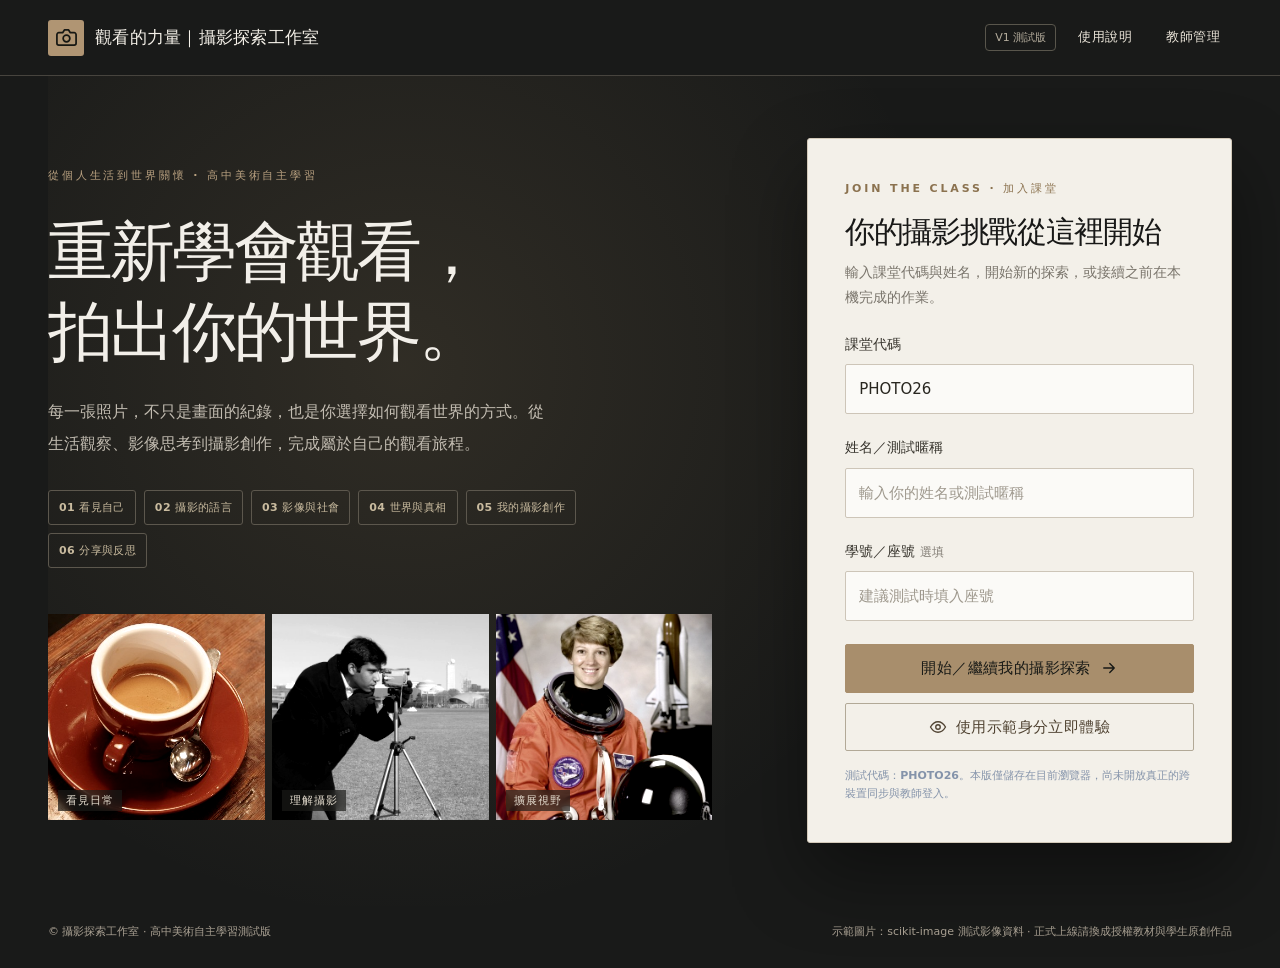
<file: experiments/photography-studio-v2/index.html>
<!doctype html>
<html lang="zh-Hant">
<head>
  <meta charset="UTF-8" />
  <meta name="viewport" content="width=device-width, initial-scale=1.0" />
  <meta name="theme-color" content="#191a19" />
  <meta name="description" content="觀看的力量：高中攝影藝術自主學習網站測試版。從生活觀察、攝影語言到個人創作與學習成果。" />
  <title>THE ART OF SEEING｜觀看的力量・攝影探索工作室</title>
  <style>:root{--blue:#215bd9;--blue-dark:#1549bd;--navy:#142440;--text:#283b57;--muted:#6a7890;--line:#dfe7f3;--pale:#eef4ff;--bg:#f7f9fd;--green:#0b986c;--orange:#b77727;--white:#fff;--shadow:0 18px 52px rgba(18,41,83,.07);font-family:Inter,-apple-system,BlinkMacSystemFont,"Noto Sans TC","Microsoft JhengHei",system-ui,sans-serif;color:var(--navy);font-synthesis:none}
*{box-sizing:border-box}html{scroll-behavior:smooth}body{margin:0;background:#fff;font-size:15px;line-height:1.75}button,input,textarea,select{font:inherit}button{cursor:pointer}a{color:var(--blue)}button:focus-visible,a:focus-visible,input:focus-visible,textarea:focus-visible,select:focus-visible{outline:3px solid rgba(33,91,217,.28);outline-offset:3px}button:disabled{opacity:.48;cursor:not-allowed}h1,h2,h3,p{margin:0}h1,h2,h3{line-height:1.3;letter-spacing:-.035em}ul{margin:0;padding-left:1.4em}.muted{color:var(--muted)}.small{font-size:13px}.tiny{font-size:11px}.eyebrow{color:var(--blue);text-transform:uppercase;letter-spacing:.08em;font-size:12px;font-weight:800}.page-width{width:min(1360px,calc(100% - 96px));margin:auto}.header{height:70px;border-bottom:1px solid #e8edf5;display:flex;align-items:center;background:rgba(255,255,255,.96);position:relative;z-index:10}.header-inner{display:flex;align-items:center;justify-content:space-between;gap:18px}.brand{display:flex;align-items:center;gap:11px;border:0;background:none;color:var(--navy);font-size:17px;font-weight:850;padding:0;letter-spacing:-.03em}.brand-symbol{width:36px;height:36px;border-radius:12px;background:var(--blue);display:grid;place-items:center;color:#fff;box-shadow:0 7px 16px rgba(33,91,217,.18)}.brand-symbol svg{width:23px;height:23px}.header-nav{display:flex;align-items:center;gap:10px}.nav-link{background:none;border:0;color:#455875;padding:9px 12px;border-radius:9px;font-size:13px;font-weight:650}.nav-link:hover{background:var(--pale);color:var(--blue)}.version{font-size:11px;color:#8995a5;border:1px solid var(--line);border-radius:100px;padding:3px 9px;margin-left:5px}.btn{background:var(--blue);color:white;border:1px solid var(--blue);border-radius:11px;padding:12px 18px;font-weight:780;display:inline-flex;justify-content:center;align-items:center;gap:9px;line-height:1.5;transition:.16s transform,.16s background,.16s box-shadow}.btn:hover:not(:disabled){background:var(--blue-dark);box-shadow:0 7px 16px rgba(33,91,217,.17);transform:translateY(-1px)}.btn:active:not(:disabled){transform:translateY(0)}.btn.secondary{background:#fff;border-color:#dbe4f4;color:var(--blue)}.btn.secondary:hover{background:#eff4ff;box-shadow:none}.btn.ghost{background:transparent;border:transparent;color:#536584}.btn.ghost:hover{background:#edf3ff;box-shadow:none}.btn.danger{color:#b82c37;border-color:#f2d2d7;background:#fff}.btn.full{width:100%}.btn.small-btn{font-size:13px;padding:8px 13px;border-radius:9px}.icon{width:18px;height:18px;display:inline-block;vertical-align:middle}.hero{min-height:calc(100svh - 70px);display:grid;grid-template-columns:minmax(0,1.2fr) minmax(370px,.8fr);gap:7%;align-items:center;padding-top:56px;padding-bottom:62px}.hero-copy{padding:25px 0 20px}.hero h1{font-size:clamp(43px,4.5vw,68px);font-weight:920;line-height:1.17;letter-spacing:-.065em;max-width:690px;margin:21px 0 20px}.hero-description{max-width:600px;color:#65758e;font-size:17px;line-height:1.95}.pill-row{display:flex;flex-wrap:wrap;gap:9px;margin-top:30px;max-width:620px}.pill{background:var(--pale);color:#1b51ba;border-radius:50px;font-size:12px;font-weight:800;padding:6px 13px;white-space:nowrap}.hero-photo-strip{display:flex;gap:10px;margin-top:45px;max-width:585px;height:152px}.hero-photo-strip img{min-width:0;width:33.33%;height:100%;object-fit:cover;border-radius:13px}.hero-photo-strip img:nth-child(2){object-position:50% 42%}.hero-photo-strip img:nth-child(3){object-position:50% 18%}.hero-photo-strip .photo-tile{flex:1;min-width:0;position:relative}.hero-photo-strip .photo-tile img{width:100%}.photo-tile span{position:absolute;bottom:9px;left:10px;color:white;font-weight:800;font-size:11px;background:rgba(15,30,48,.4);padding:1px 8px;border-radius:50px;backdrop-filter:blur(4px)}.join-card{border:1px solid #d9e3f5;box-shadow:var(--shadow);border-radius:22px;padding:37px 36px;background:#fff;width:100%;max-width:470px;justify-self:end}.join-card h2{font-size:27px;margin:14px 0 9px}.join-card .desc{color:var(--muted);font-size:14px;line-height:1.8}.field{display:flex;flex-direction:column;gap:8px;margin-top:21px}.field label{font-size:14px;color:#1c2e4c;font-weight:800}.field .hint{font-size:12px;font-weight:450;color:#8a96a9}.text-input{width:100%;height:50px;padding:12px 13px;background:white;border:1px solid #cddbf1;border-radius:10px;color:var(--navy);box-shadow:0 2px 4px rgba(37,65,109,.02);outline:0}.text-input:focus{border-color:var(--blue);box-shadow:0 0 0 3px rgba(33,91,217,.09)}textarea.text-input{height:auto;min-height:110px;resize:vertical;line-height:1.75}.text-input::placeholder{color:#98a5ba}.join-buttons{display:grid;gap:10px;margin-top:23px}.footnote{font-size:11px;color:#8493aa;margin-top:16px;line-height:1.6}.home-footer{padding:16px 0 26px;display:flex;justify-content:space-between;gap:20px;font-size:11px;color:#9ba5b3}.stage-shell{min-height:calc(100vh - 70px);background:var(--bg)}.stage-layout{display:grid;grid-template-columns:268px minmax(0,1fr);gap:28px;padding-top:33px;padding-bottom:65px;align-items:start}.sidebar{position:sticky;top:24px;border:1px solid var(--line);background:white;border-radius:18px;padding:21px 14px;box-shadow:0 5px 22px rgba(39,63,98,.025)}.sidebar-kicker{font-size:11px;letter-spacing:.08em;color:#8797ae;font-weight:850;padding:0 11px}.student-meta{padding:5px 11px 19px;border-bottom:1px solid #edf0f5;margin-bottom:16px}.student-meta strong{display:block;font-size:17px;margin-top:2px;overflow-wrap:anywhere}.student-meta span{font-size:12px;color:#8090a7}.progress-track{background:#eaf0fa;height:7px;border-radius:99px;overflow:hidden;margin:13px 11px 8px}.progress-fill{background:linear-gradient(90deg,#3978ed,#1b56d5);height:100%;border-radius:99px;transition:width .25s}.progress-label{font-size:12px;color:#7b8aa1;padding:0 11px 14px}.side-list{display:grid;gap:3px}.side-step{width:100%;border:0;border-radius:11px;display:flex;align-items:center;gap:11px;text-align:left;background:transparent;padding:12px 11px;color:#465773;font-weight:650;font-size:13px;line-height:1.35}.side-step:hover{background:#f5f8fe}.side-step.active{background:var(--pale);color:#154cbb}.step-num{width:30px;height:30px;border-radius:9px;background:#f3f6fb;display:grid;place-items:center;flex-shrink:0;font-weight:850;color:#63738d;font-size:12px}.side-step.active .step-num{background:#dce9ff;color:var(--blue)}.step-done{font-size:15px;color:var(--green);margin-left:auto;font-weight:900}.side-footer{padding:17px 10px 0;border-top:1px solid #edf0f5;margin-top:14px}.side-footer .btn{width:100%}.learning-main{min-width:0}.learning-header{display:flex;align-items:center;justify-content:space-between;gap:12px;margin-bottom:21px}.learning-header .crumb{font-size:12px;color:#798aa3;font-weight:700}.auto-save{display:inline-flex;align-items:center;gap:6px;color:#568776;font-size:12px}.auto-save:before{content:"";width:7px;height:7px;background:#30b987;border-radius:50%}.stage-card{background:white;border:1px solid var(--line);border-radius:20px;overflow:hidden;box-shadow:0 7px 32px rgba(27,47,82,.035)}.stage-top{padding:38px 43px 25px}.stage-top h1{font-size:clamp(27px,3vw,37px);font-weight:860;margin:10px 0 12px}.stage-top p{font-size:15px;color:var(--muted);max-width:690px;line-height:1.95}.stage-content{padding:0 43px 38px}.hero-visual{position:relative;height:275px;border-radius:15px;overflow:hidden;background:#d9e6f3;margin:5px 0 30px}.hero-visual img{width:100%;height:100%;object-fit:cover}.visual-overlay{position:absolute;inset:auto 0 0;background:linear-gradient(transparent,rgba(8,25,42,.8));color:#fff;padding:45px 22px 16px}.visual-overlay strong{display:block;font-size:18px}.visual-overlay span{font-size:12px;opacity:.9}.section-title{display:flex;align-items:center;gap:10px;font-weight:850;font-size:17px;margin:30px 0 13px}.section-title .number{display:grid;place-items:center;background:var(--pale);color:var(--blue);font-size:11px;width:28px;height:28px;border-radius:9px}.reading{background:#f7f9fe;border:1px solid #eaf0fb;border-radius:14px;padding:22px 24px;color:#4c5d76;line-height:2}.reading strong{color:var(--navy)}.reading p+p{margin-top:10px}.question-label{font-weight:800;color:var(--navy);margin:20px 0 10px;display:block}.question-sub{font-size:12px;color:#8592a4;margin-top:-5px;margin-bottom:12px}.choice-grid{display:grid;grid-template-columns:repeat(2,minmax(0,1fr));gap:10px}.choice{position:relative;display:flex;align-items:flex-start;gap:11px;padding:14px 16px;border:1px solid #dce5f2;border-radius:11px;cursor:pointer;background:white;line-height:1.55;color:#415572;font-size:14px}.choice input{accent-color:var(--blue);margin:4px 0 0;flex-shrink:0}.choice:has(input:checked){border-color:#7da5f9;background:#eff5ff;color:#1245b2}.choice strong{color:#1b3052}.activity-note{border-left:3px solid var(--blue);background:#f1f6ff;padding:13px 16px;color:#52668c;border-radius:0 9px 9px 0;font-size:13px;margin:18px 0}.toolbox{background:#f8faff;border-radius:14px;border:1px solid #e4ecfb;padding:20px;margin-top:18px}.toolbox-head{display:flex;align-items:center;justify-content:space-between;gap:14px;margin-bottom:14px;flex-wrap:wrap}.seg{display:flex;gap:3px;background:#eaf0fb;border-radius:9px;padding:4px}.seg button{background:transparent;color:#627391;border:0;font-size:12px;padding:8px 12px;border-radius:7px;font-weight:760}.seg button.active{background:white;color:var(--blue);box-shadow:0 2px 6px #1d4d9830}.crop-viewport{overflow:hidden;position:relative;height:280px;border-radius:10px;background:#e2e8f3}.crop-viewport img{width:100%;height:100%;object-fit:cover;transition:transform .5s,filter .5s;object-position:50% 52%}.crop-viewport.zoomed img{transform:scale(2.2)}.crop-viewport.adjusted img{filter:saturate(1.8) contrast(1.25) hue-rotate(17deg)}.crop-viewport .grid-overlay{position:absolute;inset:0;pointer-events:none;background:linear-gradient(to right,transparent 33.15%,#fff9 33.35%,transparent 33.55%,transparent 66.5%,#fff9 66.7%,transparent 66.9%),linear-gradient(to bottom,transparent 33.15%,#fff9 33.35%,transparent 33.55%,transparent 66.5%,#fff9 66.7%,transparent 66.9%);opacity:0;transition:opacity .25s}.crop-viewport.grid-on .grid-overlay{opacity:1}.tool-caption{font-size:12px;color:#687b95;margin-top:10px}.upload-box{position:relative;border:1.6px dashed #a9c2eb;border-radius:13px;background:#f8fbff;min-height:150px;display:flex;align-items:center;justify-content:center;text-align:center;padding:20px;cursor:pointer;transition:background .15s}.upload-box:hover{background:#edf5ff}.upload-box input{position:absolute;inset:0;opacity:0;cursor:pointer;width:100%;height:100%}.upload-box .upload-icon{font-size:30px;color:var(--blue);line-height:1}.upload-box strong{display:block;font-size:14px;color:#2a4b7d;margin-top:5px}.upload-box p{font-size:12px;color:#8697ad}.upload-preview{position:relative;overflow:hidden;border-radius:12px;border:1px solid var(--line);background:#f2f6fc;min-height:145px}.upload-preview img{width:100%;height:185px;object-fit:cover;display:block}.upload-preview .upload-foot{display:flex;align-items:center;justify-content:space-between;padding:9px 11px;font-size:12px;color:#687a91}.upload-preview .remove{color:#af4040;background:transparent;border:0;padding:0;font-weight:700}.upload-grid{display:grid;grid-template-columns:repeat(3,minmax(0,1fr));gap:13px}.upload-grid .upload-box{min-height:230px}.upload-grid .upload-preview img{height:230px}.tips{font-size:12px;color:#7a89a2;margin-top:10px}.task-actions{border-top:1px solid #edf1f6;display:flex;justify-content:space-between;gap:10px;padding:22px 43px;align-items:center;background:#fff}.task-actions .right-actions{display:flex;gap:10px}.result-preview{background:#f2f6fd;border:1px solid #e0e9f7;border-radius:14px;padding:20px 22px;margin-top:16px}.result-preview strong{display:block;margin-bottom:6px}.result-preview p{color:#677a98;font-size:13px}.badge-done{background:#e8f8f0;color:#0a8764;font-size:12px;font-weight:800;border-radius:50px;padding:5px 11px}.teacher-header{padding:49px 0 24px}.teacher-header h1{font-size:35px;margin:8px 0}.teacher-wrap{background:#f7f9fd;min-height:calc(100vh - 70px)}.notice{background:#fff9e8;border:1px solid #f2dfaa;color:#886021;padding:13px 17px;border-radius:12px;font-size:13px;line-height:1.8}.stats{display:grid;grid-template-columns:repeat(3,1fr);gap:15px;margin:22px 0}.stat{background:white;border:1px solid var(--line);border-radius:16px;padding:25px}.stat .stat-num{font-weight:860;font-size:33px;line-height:1.3}.stat .stat-name{color:#8090a7;font-size:12px;font-weight:740}.table-card{background:white;border:1px solid var(--line);border-radius:17px;overflow:hidden;margin-top:17px;margin-bottom:42px}.table-card h2{font-size:18px;padding:23px 22px 15px}.table-wrap{overflow:auto}table{width:100%;border-collapse:collapse;min-width:700px}th,td{padding:15px 20px;text-align:left;border-top:1px solid #ebf0f7;font-size:13px;white-space:nowrap}th{color:#7a8da5;font-size:11px;letter-spacing:.03em;background:#fbfcff}td{color:#3b506e}.table-pill{font-size:11px;background:#f0f4fc;border-radius:30px;padding:4px 9px}.table-pill.real{color:#116a52;background:#e7f7ef}.teacher-actions{display:flex;gap:10px;flex-wrap:wrap;align-items:center;margin-top:16px}.empty-state{text-align:center;padding:50px 20px;color:#8b9ab0}.empty-state strong{display:block;color:#536681}.toast{position:fixed;z-index:1000;bottom:24px;left:50%;transform:translate(-50%,120px);color:#fff;background:#243654;border-radius:12px;box-shadow:0 12px 32px #13294a45;padding:12px 20px;opacity:0;transition:.25s;pointer-events:none;font-size:13px;font-weight:700;max-width:calc(100% - 30px);text-align:center}.toast.show{transform:translate(-50%,0);opacity:1}.overlay{position:fixed;z-index:50;inset:0;background:rgba(10,24,50,.54);display:flex;align-items:center;justify-content:center;padding:20px;overflow-y:auto}.modal{background:white;border-radius:20px;width:min(900px,100%);max-height:calc(100vh - 42px);overflow-y:auto;box-shadow:0 40px 100px #10234050}.modal-top{padding:24px 29px;display:flex;justify-content:space-between;gap:18px;align-items:flex-start;border-bottom:1px solid var(--line);position:sticky;top:0;background:white;z-index:2}.modal-top h2{font-size:23px;margin-top:3px}.close-x{width:36px;height:36px;border:0;border-radius:10px;background:#f1f4f8;color:#576b86;font-size:23px;line-height:1}.modal-body{background:#f0f3f9;padding:25px;max-height:65vh;overflow:auto}.modal-actions{padding:16px 29px;border-top:1px solid var(--line);display:flex;justify-content:flex-end;gap:10px}.paper{max-width:750px;min-height:850px;padding:50px 54px;background:#fff;margin:0 auto;box-shadow:0 6px 22px #1939631f;color:#1e2c42}.paper .paper-kicker{color:#215bd9;font-size:12px;font-weight:850;letter-spacing:.1em}.paper h1{font-size:32px;line-height:1.3;margin:12px 0}.paper .paper-meta{font-size:12px;color:#6a7891;border-top:1px solid #dee5ee;border-bottom:1px solid #dee5ee;padding:13px 0;margin:20px 0}.paper .paper-section{border-bottom:1px solid #ecf0f5;padding:15px 0;break-inside:avoid}.paper h3{font-size:15px;color:#123e93;margin-bottom:7px}.paper p{font-size:12px;line-height:1.9;color:#40536d;white-space:pre-wrap;overflow-wrap:anywhere}.paper .paper-photo{width:100%;max-height:340px;object-fit:contain;background:#f6f7fa;border-radius:8px;margin:12px 0;break-inside:avoid}.paper .paper-footer{font-size:10px;color:#9ca5b3;margin-top:25px}.help-points{padding-left:20px;margin:8px 0 0}.help-points li{padding:4px 0;color:#526680;font-size:14px}.checkbox-row{display:flex;align-items:flex-start;gap:10px;font-size:13px;color:#5a6a81;margin:8px 0}.checkbox-row input{margin-top:6px;accent-color:var(--blue)}.ratings{display:flex;gap:7px;flex-wrap:wrap}.ratings .choice{padding:9px 12px;min-width:49px;align-items:center;justify-content:center}.ratings .choice input{margin:0}.form-note{font-size:11px;color:#8795aa;margin-top:6px}
@media(max-width:1100px){.page-width{width:min(100% - 54px,1360px)}.hero{gap:35px;grid-template-columns:minmax(0,1fr) 405px}.hero h1{font-size:51px}.join-card{padding:30px}.stage-layout{grid-template-columns:228px minmax(0,1fr);gap:18px}.stage-content,.stage-top{padding-left:30px;padding-right:30px}.task-actions{padding-left:30px;padding-right:30px}}
@media(max-width:800px){.page-width{width:calc(100% - 36px)}.header{height:61px}.hero{grid-template-columns:1fr;padding:53px 0 40px;gap:32px}.hero-copy{padding:0}.hero h1{font-size:clamp(42px,9vw,65px);margin-top:16px}.hero-photo-strip{margin-top:26px;height:130px;max-width:none}.join-card{max-width:none;justify-self:stretch}.home-footer{flex-direction:column;gap:2px}.stage-layout{grid-template-columns:1fr;padding-top:19px}.sidebar{position:static}.side-list{grid-template-columns:repeat(3,1fr);gap:5px}.side-step{padding:9px 7px;font-size:12px;gap:6px}.step-num{width:25px;height:25px;min-width:25px;border-radius:7px;font-size:11px}.side-footer{display:none}.student-meta{padding-bottom:8px}.sidebar-kicker{padding-top:0}.sidebar{padding:15px}.progress-track{margin-top:6px}.stats{grid-template-columns:repeat(3,1fr)}}
@media(max-width:560px){.page-width{width:calc(100% - 30px)}.brand{font-size:14px;gap:8px}.brand-symbol{width:31px;height:31px;border-radius:9px}.version{display:none}.nav-link{font-size:12px;padding:6px}.hero{padding-top:37px}.hero h1{font-size:42px}.hero-description{font-size:14px}.hero-photo-strip{height:112px;gap:6px}.hero-photo-strip img{border-radius:9px}.join-card{padding:26px 20px;border-radius:18px}.join-card h2{font-size:25px}.pill{font-size:10px;padding:5px 9px}.pill-row{gap:6px}.stage-top{padding:26px 20px 20px}.stage-content{padding:0 20px 27px}.stage-top h1{font-size:26px}.side-step{font-size:11px;flex-direction:column;align-items:center;text-align:center;padding:10px 4px;position:relative}.step-done{position:absolute;right:4px;top:3px;font-size:12px}.task-actions{padding:16px 20px;flex-wrap:wrap}.task-actions .right-actions{width:100%}.task-actions .right-actions .btn{flex:1}.choice-grid{grid-template-columns:1fr}.upload-grid{grid-template-columns:1fr}.upload-grid .upload-box{min-height:120px}.upload-grid .upload-preview img{height:200px}.hero-visual{height:205px}.crop-viewport{height:210px}.reading{padding:17px 15px}.stats{grid-template-columns:1fr;gap:9px}.stat{padding:16px}.teacher-header{padding-top:28px}.teacher-header h1{font-size:26px}.modal-top,.modal-actions{padding:17px}.modal-body{padding:12px}.paper{padding:25px 19px;min-height:500px}.paper h1{font-size:25px}.modal-actions .btn{font-size:12px}}
@media print{@page{size:A4 portrait;margin:15mm 16mm}body{background:#fff!important}#app,#toast,#overlayRoot{display:none!important}#printArea{display:block!important}.paper{width:auto;max-width:none;box-shadow:none;padding:0;min-height:0;margin:0;color:#000}.paper h1{font-size:25pt}.paper h3{font-size:12pt}.paper p{font-size:10pt}.paper .paper-section{break-inside:avoid}.paper .paper-photo{max-height:94mm}.paper .paper-meta{font-size:9pt}.paper .paper-footer{margin-top:12mm}}
#printArea{display:none}
@media(max-width:560px){.header-inner{gap:6px}.brand{min-width:0;flex:1}.brand span:last-child{display:block;white-space:nowrap;overflow:hidden;text-overflow:ellipsis;font-size:12px}.header-nav{gap:0;flex-shrink:0}.header-nav .nav-link{white-space:nowrap;font-size:11px;padding:6px 5px}.header-nav .nav-link:first-of-type{display:none}}

/* THE ART OF SEEING | Editorial / Commercial Photography Edition */
:root{--blue:#9d825f;--blue-dark:#765e42;--navy:#181817;--text:#34332f;--muted:#72706b;--line:#dcd7cd;--pale:#f0ece4;--bg:#efede8;--green:#567b64;--orange:#9f7846;--white:#fff;--shadow:0 22px 70px rgba(0,0,0,.13);font-family:Inter,"Noto Sans TC","PingFang TC","Microsoft JhengHei",system-ui,sans-serif}
body{background:#191a19;color:var(--navy)}
.header{height:76px;background:#191a19;border-bottom:1px solid #47443e;color:#f8f4ed}
.brand{color:#f5f1e9;letter-spacing:.015em;font-weight:650}
.brand-symbol{border-radius:3px;background:#b09573;color:#161713;box-shadow:none}
.header .nav-link{color:#ebe5d9;font-weight:500;letter-spacing:.035em}
.header .nav-link:hover{background:#32332f;color:white}
.header .version{color:#b5ad9d;border-color:#59564c;border-radius:4px}
.hero{min-height:calc(100svh - 76px);grid-template-columns:minmax(0,1.22fr) minmax(365px,.78fr);gap:8%;padding-top:62px;padding-bottom:63px;position:relative}
.hero:before{content:"";position:absolute;pointer-events:none;inset:0;background:radial-gradient(circle at 30% 35%,rgba(190,160,112,.14),transparent 56%);z-index:0}
.hero > *{position:relative;z-index:1}
.hero .eyebrow{color:#b9a180;letter-spacing:.26em;font-size:11px;font-weight:600}
.hero h1{color:#f2efe9;letter-spacing:-.048em;font-size:clamp(50px,5.1vw,78px);font-weight:660;line-height:1.22;margin:27px 0 24px;max-width:700px}
.hero-description{color:#c2bcb1;font-size:16px;max-width:510px;line-height:2.0;font-weight:370}
.pill-row{gap:8px;margin-top:30px}
.pill{background:transparent;color:#c9bb9f;border:1px solid #5c574d;border-radius:3px;font-weight:550;letter-spacing:.035em;padding:7px 10px;font-size:11px}
.hero-photo-strip{height:206px;margin-top:46px;max-width:680px;gap:7px}
.hero-photo-strip .photo-tile img{border-radius:0;filter:grayscale(.3) contrast(1.14);transition:filter .28s,transform .3s}
.hero-photo-strip .photo-tile{overflow:hidden}
.hero-photo-strip .photo-tile:hover img{filter:grayscale(0) contrast(1.1);transform:scale(1.035)}
.photo-tile span{border-radius:0;background:#1c1c19ac;color:#e5ddcf;font-weight:500;letter-spacing:.09em;text-transform:uppercase}
.join-card{background:#f3f0e9;border:1px solid #d3c9b9;box-shadow:0 32px 74px #0006;border-radius:3px;padding:40px 37px;max-width:470px}
.join-card .eyebrow{color:#8b724f}
.join-card h2{font-size:30px;letter-spacing:-.045em;font-weight:650}
.join-card .desc{color:#7a756c}
.field label{color:#37342d;font-weight:620}
.field .hint{color:#847f77}
.text-input{border:1px solid #cdc5b8;border-radius:2px;box-shadow:none;background:#fbfaf7;color:#292720}
.text-input:focus{border-color:#92765b;box-shadow:0 0 0 3px #b8a38733}
.text-input::placeholder{color:#9f998e}
.btn{background:#a88e6c;color:#171916;border-color:#a88e6c;border-radius:2px;font-weight:690;letter-spacing:.028em;box-shadow:none;transition:.22s ease}
.btn:hover:not(:disabled){background:#c0a47e;color:#171916;box-shadow:0 9px 24px #48392633}
.btn.secondary{background:transparent;border-color:#b2a997;color:#504332}
.btn.secondary:hover{background:#e6dfd1;color:#322c21}
.btn.ghost{color:#665f55;border-color:transparent}
.btn.ghost:hover{background:#e7e3dc;color:#302e29}
.btn.danger{background:#fff;border-color:#d9b4b4;color:#a53f45}
.home-footer{color:#aba294}
.stage-shell,.teacher-wrap{background:#ebe9e3}
.stage-layout{padding-top:42px}
.sidebar{border-radius:2px;border-color:#ded8ce;box-shadow:none;padding:25px 14px}
.student-meta{border-color:#e7e2d9}
.sidebar-kicker{letter-spacing:.20em;color:#87745c}
.student-meta span,.progress-label{color:#817b72}
.progress-track{background:#e8e1d6;border-radius:0;height:4px}
.progress-fill{background:#ab906d;border-radius:0}
.side-step{color:#645e55;border-radius:2px;font-weight:550}
.side-step:hover{background:#f7f4ef}
.side-step.active{background:#e9e0d2;color:#655039}
.step-num{border-radius:1px;background:#efebe4;color:#777064}
.side-step.active .step-num{background:#b19874;color:#fff}
.stage-card{border-radius:2px;border-color:#ded9d0;box-shadow:none}
.learning-header .crumb{color:#6e685f;letter-spacing:.035em}
.stage-top{padding-top:44px}
.stage-top .eyebrow{letter-spacing:.24em;color:#937955;font-weight:640}
.stage-top h1{font-size:clamp(30px,3.4vw,43px);font-weight:670;letter-spacing:-.045em}
.stage-top p{color:#716e66}
.hero-visual{height:355px;border-radius:0;background:#d7d2cb}
.hero-visual img{filter:contrast(1.08) saturate(.68)}
.visual-overlay{padding:100px 27px 25px;background:linear-gradient(transparent,#161715cc)}
.visual-overlay strong{font-size:23px;font-weight:590}
.section-title{font-size:20px;font-weight:670}
.section-title .number{background:#c6b297;color:#302b24;border-radius:1px}
.reading{background:#f4f1eb;border:1px solid #e6dfd4;border-radius:2px;color:#5d5850;padding:27px 30px}
.reading strong{color:#2b2823}
.question-label{color:#292720;font-weight:660}
.choice{border:1px solid #dcd4ca;border-radius:1px;color:#524b43}
.choice:has(input:checked){border-color:#b39870;background:#f0e8dc;color:#4b3d2b}
.choice input,.checkbox-row input{accent-color:#9d825f}
.choice strong{color:#3e3930}
.toolbox{background:#f4f1ea;border-color:#e4ddd4;border-radius:2px}
.seg{background:#e7dfd3;border-radius:1px}
.seg button{border-radius:1px;color:#6e6352}
.seg button.active{color:#45372a;box-shadow:none}
.crop-viewport,.upload-preview{border-radius:1px}
.upload-box{border-color:#ac987d;background:#f9f6f0;border-radius:1px}
.upload-box:hover{background:#f3eee5}
.upload-box strong{color:#67503b}
.upload-box .upload-icon{color:#997954}
.activity-note{background:#f5eee3;border-left-color:#a68a67;color:#5e564d;border-radius:0}
.task-actions{background:#fff;border-top-color:#e9e2d9}
.result-preview{background:#f7f3ec;border-color:#e5dbcd;border-radius:2px}
.stat,.table-card{border-radius:2px;border-color:#ded8cc;box-shadow:none}
.teacher-header .eyebrow{letter-spacing:.22em}
.teacher-header h1{font-weight:650;letter-spacing:-.04em}
.notice{border-radius:1px}
.table-pill{border-radius:1px;background:#eee8dd}
th{background:#f7f4ef;color:#696154}
td{color:#474138}
.toast{border-radius:1px;background:#23211e}
.overlay{background:#111111b8}
.modal,.modal-top,.modal-body{border-radius:2px}
.modal-body{background:#e9e6df}
.paper{color:#252522}
.paper .paper-kicker{color:#957550}
.paper h3{color:#4f4333}
.paper .paper-photo{border-radius:1px}
@media(max-width:800px){.hero{grid-template-columns:1fr;padding-top:58px}.hero h1{font-size:clamp(47px,9vw,68px)}.join-card{max-width:none}.hero-photo-strip{height:200px}}
@media(max-width:560px){.header{height:62px}.hero{padding-top:42px;padding-bottom:42px}.hero h1{font-size:46px}.hero-photo-strip{height:138px;margin-top:25px}.join-card{padding:28px 22px}.hero-description{font-size:14px}.stage-top{padding-top:29px}.stage-top h1{font-size:29px}.hero-visual{height:230px}.reading{padding:19px 17px}}
@media print{.paper .paper-kicker{color:#7d6448}.paper h3{color:#473a2b}.paper{background:white}.paper h1{font-weight:670}}

</style>
</head>
<body>
  <div id="app" aria-live="polite"></div>
  <div id="toast" class="toast" role="status" aria-live="polite"></div>
  <div id="overlayRoot"></div>
  <div id="printArea"></div>
  <script>/* 攝影探索工作室 V1 — 前端示範版。無真正登入、無伺服器、無雲端備份。 */
(() => {
  'use strict';
  const STORAGE = 'photography_studio_demo_v1';
  const CLASS_CODE = 'PHOTO26';
  const PHOTO_ASSETS = {"coffee": "[data-uri]", "camera": "[data-uri]", "astronaut": "[data-uri]", "rocket": "[data-uri]"};
  const photo = name => PHOTO_ASSETS[name] || ''; 
  const stages = [
    { name:'看見自己', subtitle:'我們為什麼拍照？', desc:'從最熟悉的生活開始，找回「我為什麼按下快門」的理由。', tag:'從生活開始' },
    { name:'攝影的語言', subtitle:'一張照片如何說話？', desc:'構圖、光線與視角會改變觀看方式。試著用自己的眼睛做一次比較。', tag:'用影像表達' },
    { name:'影像與社會', subtitle:'攝影可以改變什麼？', desc:'攝影不只留下當下，也可能讓被忽略的議題走進社會的視線。', tag:'關懷身邊世界' },
    { name:'世界與真相', subtitle:'眼見一定為憑嗎？', desc:'照片可以是真實場景的紀錄，也可能經過裁切、調色或重新編排。', tag:'學習判斷影像' },
    { name:'我的攝影創作', subtitle:'用照片表達觀點', desc:'請用自己的鏡頭重新觀看熟悉的校園、街道或生活空間。', tag:'拍出自己的觀點' },
    { name:'分享與反思', subtitle:'我的觀看宣言', desc:'回顧六個階段的學習，把觀察、創作與成長整理成自己的攝影故事。', tag:'完成學習成果' }
  ];
  let canPersist = true;
  let store = readStore();
  let state = { screen:'home', index:0, userKey:null, crop:'all', grid:false, edit:'original' };
  let toastTimer;
  function readStore(){ try { const v=JSON.parse(localStorage.getItem(STORAGE)||'{}');return v && typeof v==='object'&&v.records ? v:{records:{}} } catch{canPersist=false;return {records:{}}} }
  function writeStore(){ try{localStorage.setItem(STORAGE,JSON.stringify(store));canPersist=true;return true}catch(err){if(err && err.name==='SecurityError'){canPersist=false;toast('目前瀏覽器限制本機儲存：本次可以操作，但重新開啟可能遺失資料。');return true}toast('儲存空間不足，請減少圖片容量或更換瀏覽器。');return false} }
  function e(text){return String(text==null?'':text).replace(/[&<>"']/g,m=>({'&':'&amp;','<':'&lt;','>':'&gt;','"':'&quot;',"'":'&#39;'}[m]))}
  function nl(s){return e(s||'').replace(/\n/g,'<br>')}
  function icon(name){ const d={camera:'<path d="M14 4h-4l-2 3H4a2 2 0 0 0-2 2v9a2 2 0 0 0 2 2h16a2 2 0 0 0 2-2V9a2 2 0 0 0-2-2h-4l-2-3Z"/><circle cx="12" cy="13" r="3.5"/>',arrow:'<path d="M5 12h14m-6-6 6 6-6 6"/>',back:'<path d="m13 18-6-6 6-6"/>',save:'<path d="M20 6 9 17l-5-5"/>',layers:'<rect width="15" height="10" x="4.5" y="3" rx="2"/><path d="m3 11 9 6 9-6M3 16l9 5 9-5"/>',download:'<path d="M12 3v12m-4-4 4 4 4-4M5 17v3h14v-3"/>',image:'<rect x="3" y="3" width="18" height="18" rx="2"/><circle cx="8.5" cy="8.5" r="1.5"/><path d="m21 15-5-5L5 21"/>',check:'<path d="m5 12 4 4L19 6"/>',eye:'<path d="M2 12s4-7 10-7 10 7 10 7-4 7-10 7S2 12 2 12Z"/><circle cx="12" cy="12" r="3"/>',help:'<circle cx="12" cy="12" r="10"/><path d="M9.5 9a2.5 2.5 0 1 1 4.3 1.7c-.9.7-1.8 1.1-1.8 2.8M12 17h.01"/>',book:'<path d="M4 19.5A2.5 2.5 0 0 1 6.5 17H20M6.5 2H20v20H6.5A2.5 2.5 0 0 1 4 19.5v-15A2.5 2.5 0 0 1 6.5 2Z"/>'};return `<svg class="icon" xmlns="http://www.w3.org/2000/svg" width="20" height="20" viewBox="0 0 24 24" fill="none" stroke="currentColor" stroke-width="1.8" stroke-linecap="round" stroke-linejoin="round" aria-hidden="true">${d[name]||d.camera}</svg>`}
  function getRec(){return store.records[state.userKey]||null}
  function ans(k){ const rec=getRec();return rec && rec.answers[k]!==undefined?rec.answers[k]:'' }
  function txt(k){return e(ans(k))}
  function isDone(i,rec=getRec()){
    if(!rec)return false;const a=rec.answers||{};const t=k=>String(a[k]||'').trim();
    if(i===0)return !!t('motivation')&&t('photoMeaning').length>=10;
    if(i===1)return !!t('composition')&&t('visualComparison').length>=10;
    if(i===2)return !!t('ethics')&&t('socialQuestion').length>=10;
    if(i===3)return !!t('sourceAction')&&t('verificationReason').length>=10;
    if(i===4)return !!(rec.photos||[]).some(Boolean)&&t('workTitle').length>=2&&t('workConcept').length>=10;
    if(i===5)return t('reflection').length>=20&&t('growth').length>=10&&!!t('selfRating');
    return false;
  }
  function progress(rec=getRec()){return rec? stages.reduce((n,_,i)=>n+(isDone(i,rec)?1:0),0):0}
  function stamp(t){return t?new Date(t).toLocaleString('zh-TW',{month:'numeric',day:'numeric',hour:'2-digit',minute:'2-digit'}):'—'}
  function toast(message){const el=document.getElementById('toast');el.textContent=message;el.classList.add('show');clearTimeout(toastTimer);toastTimer=setTimeout(()=>el.classList.remove('show'),3000)}
  function header(){return `<header class="header"><div class="page-width header-inner"><button class="brand" data-action="home" aria-label="返回攝影探索工作室首頁"><span class="brand-symbol">${icon('camera')}</span><span>觀看的力量｜攝影探索工作室</span></button><nav class="header-nav" aria-label="主要導覽"><span class="version">V1 測試版</span>${state.screen==='learning'?'<button class="nav-link" data-action="home">回首頁</button>':''}<button class="nav-link" data-action="help">使用說明</button><button class="nav-link" data-action="teacher">教師管理</button></nav></div></header>`}
  function render(){let body=state.screen==='home'?home():state.screen==='teacher'?teacher():learning();document.getElementById('app').innerHTML=header()+body; document.title=(state.screen==='learning'?stages[state.index].name+'｜':'')+'觀看的力量｜攝影探索工作室';}
  function home(){return `<main><div class="page-width hero"><section class="hero-copy"><div class="eyebrow">從個人生活到世界關懷 · 高中美術自主學習</div><h1>重新學會觀看，<br>拍出你的世界。</h1><p class="hero-description">每一張照片，不只是畫面的紀錄，也是你選擇如何觀看世界的方式。從生活觀察、影像思考到攝影創作，完成屬於自己的觀看旅程。</p><div class="pill-row">${stages.map((s,i)=>`<span class="pill">${String(i+1).padStart(2,'0')} ${e(s.name)}</span>`).join('')}</div><div class="hero-photo-strip"><div class="photo-tile"><img src="${photo('coffee')}" alt="咖啡杯與桌上光影的攝影示範"><span>看見日常</span></div><div class="photo-tile"><img src="${photo('camera')}" alt="經典黑白紀實攝影示範"><span>理解攝影</span></div><div class="photo-tile"><img src="${photo('astronaut')}" alt="太空人影像範例"><span>擴展視野</span></div></div></section><section class="join-card"><div class="eyebrow">JOIN THE CLASS · 加入課堂</div><h2>你的攝影挑戰從這裡開始</h2><p class="desc">輸入課堂代碼與姓名，開始新的探索，或接續之前在本機完成的作業。</p><form id="joinForm"><div class="field"><label for="classCode">課堂代碼</label><input id="classCode" class="text-input" name="classCode" placeholder="輸入課堂代碼" value="${CLASS_CODE}" required maxlength="16" autocomplete="off"></div><div class="field"><label for="studentName">姓名／測試暱稱</label><input id="studentName" class="text-input" name="name" placeholder="輸入你的姓名或測試暱稱" required maxlength="36" autocomplete="off"></div><div class="field"><label for="studentId">學號／座號 <span class="hint">選填</span></label><input id="studentId" class="text-input" name="studentId" placeholder="建議測試時填入座號" maxlength="24" autocomplete="off"></div><div class="join-buttons"><button class="btn full" type="submit">開始／繼續我的攝影探索 ${icon('arrow')}</button><button class="btn secondary full" type="button" data-action="demo">${icon('eye')} 使用示範身分立即體驗</button></div></form><p class="footnote">測試代碼：<strong>${CLASS_CODE}</strong>。本版僅儲存在目前瀏覽器，尚未開放真正的跨裝置同步與教師登入。</p></section></div><footer class="page-width home-footer"><span>© 攝影探索工作室 · 高中美術自主學習測試版</span><span>示範圖片：scikit-image 測試影像資料 · 正式上線請換成授權教材與學生原創作品</span></footer></main>`}
  function learning(){const rec=getRec();if(!rec){state.screen='home';return home()};return `<div class="stage-shell"><div class="page-width stage-layout"><aside class="sidebar" aria-label="六階段學習導覽"><div class="sidebar-kicker">MY LEARNING JOURNEY</div><div class="student-meta"><strong>${e(rec.name)}</strong><span>${e(rec.classCode)}${rec.studentId?' · '+e(rec.studentId):''}</span></div><div class="sidebar-kicker">課程完成進度</div><div class="progress-track"><div class="progress-fill" id="progressFill" style="width:${progress()/6*100}%"></div></div><div class="progress-label" id="progressLabel">${progress()} / 6 個任務已完成</div><div class="side-list">${stages.map((s,i)=>`<button class="side-step ${i===state.index?'active':''}" data-action="step" data-index="${i}" ${i===state.index?'aria-current="step"':''}><span class="step-num">${String(i+1).padStart(2,'0')}</span><span>${e(s.name)}</span>${isDone(i)?'<span class="step-done" aria-label="已完成">✓</span>':''}</button>`).join('')}</div><div class="side-footer"><button class="btn secondary small-btn" data-action="preview">${icon('download')} 學習成果預覽</button></div></aside><main class="learning-main"><div class="learning-header"><div class="crumb">攝影探索工作室　/　第 ${String(state.index+1).padStart(2,'0')} 關</div><div class="auto-save" id="saveStatus">${canPersist?'自動儲存至此瀏覽器':'暫存模式 · 重開將遺失'}</div></div><article class="stage-card"><div class="stage-top"><div class="eyebrow">CHALLENGE ${String(state.index+1).padStart(2,'0')} · ${e(stages[state.index].tag)}</div><h1>${e(stages[state.index].name)}<span style="color:#bbc5d7;margin:0 8px">｜</span>${e(stages[state.index].subtitle)}</h1><p>${e(stages[state.index].desc)}</p></div><div class="stage-content">${stageBody(state.index)}</div><footer class="task-actions"><button class="btn ghost small-btn" data-action="prev" ${state.index===0?'disabled':''}>${icon('back')} 上一關</button><div class="right-actions">${state.index===5?`<button class="btn secondary" data-action="preview">${icon('eye')} 預覽學習成果</button><button class="btn" data-action="preview">${icon('download')} 輸出 PDF ${icon('arrow')}</button>`:`<button class="btn secondary" data-action="next-skip">稍後完成</button><button class="btn" data-action="next">儲存並進入下一關 ${icon('arrow')}</button>`}</div></footer></article><p class="footnote">你可以從左側切換任務。回答會自動儲存在目前瀏覽器中，關閉後以相同代碼及身分可接續學習。</p></main></div></div>`}
  function imageHero(src,title,sub,alt){return `<div class="hero-visual"><img src="${photo(src)}" alt="${e(alt)}"><div class="visual-overlay"><strong>${e(title)}</strong><span>${e(sub)}</span></div></div>`}
  function heading(n,title){return `<h2 class="section-title"><span class="number">${n}</span>${e(title)}</h2>`}
  function question(title){return `<label class="question-label">${title}</label>`}
  function area(k,placeholder,rows=4){return `<textarea class="text-input" rows="${rows}" data-field="${k}" placeholder="${e(placeholder)}">${txt(k)}</textarea>`}
  function radio(group,options){return `<div class="choice-grid">${options.map(([v,title,detail])=>`<label class="choice"><input type="radio" name="${group}" data-field="${group}" value="${e(v)}" ${ans(group)===v?'checked':''}><span><strong>${e(title)}</strong>${detail?`<br><span class="small">${e(detail)}</span>`:''}</span></label>`).join('')}</div>`}
  function uploadSlot(i){const img=(getRec().photos||[])[i];return img?`<div class="upload-preview"><img src="${img}" alt="已上傳的第 ${i+1} 張攝影作品"><div class="upload-foot">第 ${i+1} 張照片 <button class="remove" data-action="remove-photo" data-index="${i}" aria-label="移除第 ${i+1} 張照片">移除照片</button></div></div>`:`<label class="upload-box"><input type="file" data-upload="${i}" accept="image/*" aria-label="上傳第 ${i+1} 張攝影作品"><span><div class="upload-icon">＋</div><strong>${i===0?'上傳你的代表作品':`上傳第 ${i+1} 張照片`}</strong><p>點選選擇 JPG、PNG 或其他常見照片</p></span></label>`}
  function stageBody(i){switch(i){
    case 0:return `${imageHero('coffee','日常生活，也有值得被看見的光。','攝影不一定從遠方開始。','咖啡桌上的杯子、餐具與陰影')}<div class="reading"><strong>想一想：手機裡最近的一張照片是什麼？</strong><p>是朋友、旅行、食物，還是一個想保存的瞬間？照片背後通常有一個選擇：你為什麼認為「這值得拍下來」？</p><p>沒有標準答案，請從自己的真實經驗出發，而不是猜老師想聽什麼。</p></div>${heading('01','我的拍照動機')}${question('你最常為什麼拍照？（選一個最接近的）')}${radio('motivation',[['紀錄','紀錄生活','想把重要的人事物留下'],['分享','與別人分享','希望讓別人看見或產生共鳴'],['美感','探索美感','被光線、顏色、形狀吸引'],['表達','表達心情','想用照片說出自己的感受']])}${heading('02','寫下我的觀看故事')}${question('回想一張自己拍過的照片：你為什麼按下快門？那張照片對你代表什麼？')}${area('photoMeaning','例如：上週放學時，陽光剛好落在教室窗邊，我想留下那個安靜的瞬間……',5)}<div class="activity-note">小提醒：請描述具體的場景、拍攝原因與當時的感受，至少 10 字。</div>`;
    case 1:return `${imageHero('camera','攝影不是把所有東西都拍進來。','你選擇留下什麼，也同時決定觀者看不見什麼。','黑白攝影影像：人物操作攝影設備')}<div class="reading"><strong>攝影的三個關鍵選擇</strong><p><strong>構圖</strong>：安排畫面中的主體與背景。<strong>光線</strong>：塑造氣氛、明暗與細節。<strong>視角</strong>：改變觀者看見事物的方式。</p></div>${heading('01','互動實驗：取景改變了什麼？')}<div class="toolbox"><div class="toolbox-head"><strong>同一張照片，兩種觀看方式</strong><div class="seg" role="group" aria-label="構圖顯示模式"><button type="button" data-action="crop-all" class="${state.crop==='all'?'active':''}">完整畫面</button><button type="button" data-action="crop-close" class="${state.crop==='close'?'active':''}">局部特寫</button><button type="button" data-action="grid" class="${state.grid?'active':''}">九宮格</button></div></div><div id="cropViewport" class="crop-viewport ${state.crop==='close'?'zoomed':''} ${state.grid?'grid-on':''}"><img src="${photo('coffee')}" alt="透過顯示完整場景或局部特寫，比較同一張咖啡照片"><div class="grid-overlay"></div></div><p class="tool-caption">練習觀察：主體有變得更明確嗎？背景資訊減少時，照片想傳達的故事會改變嗎？</p></div>${heading('02','形成自己的攝影語言')}${question('這次觀察讓你最注意哪一種攝影元素？')}${radio('composition',[['構圖','構圖','主體安排與畫面比例'],['光線','光線','亮暗、色溫與氣氛'],['視角','視角','拍攝距離與觀看位置'],['取捨','取景與取捨','畫面中保留及省略的訊息']])}${question('完整畫面與局部特寫帶給你什麼不同感受？')}${area('visualComparison','試著比較畫面中的細節、注意力與情緒，並說明你較喜歡哪一種……')}`;
    case 2:return `${imageHero('astronaut','有些照片，讓我們看見自己從未到過的地方。','但觀看他人與世界，也伴隨理解與尊重的責任。','太空人攝影示範影像')}<div class="reading"><strong>攝影與社會：從紀錄到關懷</strong><p>紀實攝影師 W. Eugene Smith 透過日本水俁病相關影像，讓更多人注意受污染影響者的生活與處境。攝影能促進公共討論，但影像也涉及被攝者的尊嚴、同意與脈絡。</p><p>在欣賞紀實作品時，除了問「畫面震不震撼」，還可以問「照片中的人如何被呈現？我知道多少背景資訊？」</p></div>${heading('01','攝影倫理選擇')}${question('如果你想拍攝一位處境困難的陌生人，哪一項做法最適合？')}${radio('ethics',[['先詢問','先取得同意','說明拍攝目的，尊重對方拒絕的權利'],['偷拍','先拍再說','只要影像精彩就不需要告知'],['加工','強化情緒','為了震撼力，可以編造或誇大照片故事'],['曝光','只顧流量','只要分享次數高就能代表公共利益']])}<div class="activity-note" id="ethicsFeedback">${formative('ethics')}</div>${heading('02','讓照片成為有深度的提問')}${question('如果你要以攝影關心一個校園或社會議題，你會選什麼？為什麼？')}${area('socialQuestion','例如：我想記錄校園裡被忽略的清潔工作，因為……',5)}`;
    case 3:return `${imageHero('rocket','照片可以被編輯，觀看需要判斷。','一張圖片的可信度，無法只憑外觀判定。','火箭發射現場示範照片')}<div class="reading"><strong>看見，不等於知道全部。</strong><p>裁切可能移除關鍵背景，調色可能改變情緒，生成式 AI 也能創造看似真實但並不存在的影像。是否可信，應搭配來源、時間、地點及其他證據檢驗。</p></div>${heading('01','互動實驗：同張照片，不同氣氛')}<div class="toolbox"><div class="toolbox-head"><strong>比較原始顯示與強化調色</strong><div class="seg" role="group" aria-label="照片處理比較"><button type="button" data-action="edit-original" class="${state.edit==='original'?'active':''}">原始顯示</button><button type="button" data-action="edit-adjusted" class="${state.edit==='adjusted'?'active':''}">強化調色</button></div></div><div id="editViewport" class="crop-viewport ${state.edit==='adjusted'?'adjusted':''}"><img src="${photo('rocket')}" alt="火箭發射照片的色彩處理比較"></div><p class="tool-caption">這是利用 CSS 調整色彩的教學示範。看起來更鮮豔，並不表示事件本身改變了。</p></div>${heading('02','遇到可疑影像，我會怎麼做？')}${radio('sourceAction',[['來源','查找原始來源','確認發布者、拍攝時間、地點與脈絡'],['直覺','相信第一眼','只要看起來像照片，就認為是真的'],['轉發','直接轉貼','內容越驚人越應該趕快分享'],['濾鏡','只看調色','只靠顏色判斷是否為 AI 生成']])}<div class="activity-note" id="sourceFeedback">${formative('sourceAction')}</div>${question('為什麼不能只憑「看起來很真實」就相信影像？')}${area('verificationReason','請寫下你會使用的查證方法，以及影像可能誤導人的原因……')}`;
    case 4:return `${imageHero('coffee','現在，換你用攝影說一個故事。','創作主題：重新觀看我熟悉的日常。','咖啡與光影示範照片')}<div class="reading"><strong>攝影創作挑戰</strong><p>走進校園、家裡或生活周遭，以「被忽略的美、熟悉的陌生感、生活中的光線」為方向，<strong>親自拍攝 1–3 張照片</strong>。觀察光線、構圖、視角，並思考想讓觀者看見什麼。</p><p>請不要拍攝未同意公開的人像，也不要上傳包含個人敏感資料的照片。這一版是本機測試，請先使用非敏感的示範作品。</p></div>${heading('01','上傳你的攝影作品')}<div class="upload-grid">${[0,1,2].map(uploadSlot).join('')}</div><p class="tips">至少需上傳一張照片才能完成此關。檔案會壓縮後保存於此瀏覽器；不會傳送至伺服器。每張原始檔限 12MB。</p>${heading('02','為自己的作品命名')}<div class="field"><label for="workTitle">攝影作品名稱</label><input id="workTitle" class="text-input" data-field="workTitle" placeholder="例如：放學後的最後一道光" maxlength="100" value="${txt('workTitle')}"></div>${question('你最想透過這組照片傳達什麼？你用了哪些攝影方法？')}${area('workConcept','請描述拍攝地點、主體、光線／構圖的選擇，以及你希望觀者感受到什麼……',5)}<div class="activity-note">AI 可以協助提出構圖問題或比較不同說法，但照片須由學生自行拍攝，創作理念應以個人真實經驗撰寫。</div>`;
    case 5:return `<div class="reading"><strong>你的觀看方式，有沒有變得不一樣？</strong><p>從「為什麼拍照」到「照片如何影響世界」，再到自己的攝影創作，請回顧你做過的觀察、判斷與選擇。</p><p>這裡沒有完美答案。能說明自己曾經如何想、學習後如何改變，就是重要的成果。</p></div>${heading('01','我的攝影學習自評')}${question('這次我有多投入觀察與創作？（1～5 分）')}<div class="ratings">${[1,2,3,4,5].map(n=>`<label class="choice"><input type="radio" data-field="selfRating" name="selfRating" value="${n}" ${String(ans('selfRating'))===String(n)?'checked':''}>${n} 分</label>`).join('')}</div>${heading('02','我的學習反思')}${question('哪個觀察或攝影活動最讓你印象深刻？為什麼？（至少 20 字）')}${area('reflection','我印象最深的是……因為它讓我發現……',5)}${question('學習攝影後，你觀看生活或世界的方式有什麼改變？（至少 10 字）')}${area('growth','過去的我會……現在我開始注意……',4)}${heading('03','整理我的學習成果')}<div class="result-preview"><strong>即將完成你的攝影學習紀錄</strong><p>系統會將六個任務中的文字回答、作品與自評整理為 A4 直式報告。你可以先預覽，再使用瀏覽器「列印／另存為 PDF」。</p><div style="margin-top:13px;display:flex;gap:9px;flex-wrap:wrap"><span class="badge-done">目前完成 ${progress()} / 6 關</span><button class="btn secondary small-btn" data-action="preview">${icon('eye')} 開啟成果預覽</button></div></div>`;
  }}
  function go(screen,index){state.screen=screen;if(typeof index==='number')state.index=index;render();window.scrollTo({top:0,behavior:'instant'});}
  function start(code,name,id){code=(code||'').trim().toUpperCase();name=(name||'').trim();id=(id||'').trim();if(code!==CLASS_CODE){toast('請輸入測試課堂代碼 PHOTO26');return}if(!name){toast('請輸入姓名或測試暱稱');return}const key=JSON.stringify([code,name,id]);if(!store.records[key]){store.records[key]={id:key,classCode:code,name,studentId:id,answers:{},photos:[null,null,null],createdAt:Date.now(),updatedAt:Date.now()};if(!writeStore()){delete store.records[key];return}}state.userKey=key;const rec=getRec();const first=stages.findIndex((_,i)=>!isDone(i,rec));go('learning',first===-1?5:first);toast('已載入你的本機學習紀錄')}
  function formative(field){
    if(field==='ethics'){
      const value=ans(field);
      if(!value)return '選擇一種做法後，這裡會給你一個值得思考的攝影倫理提醒。';
      return value==='先詢問'?'✓ 很好的起點：拍攝前說明目的、尊重拒絕，並考量後續展示可能造成的影響。':'再想想：影像可能影響真實的人。拍攝時應考量同意、尊嚴、故事脈絡，以及公開影像造成的後果。';
    }
    if(field==='sourceAction'){
      const value=ans(field);
      if(!value)return '選擇你的查證方法，看看如何從觀看進一步走向判斷。';
      return value==='來源'?'✓ 適當的查證起點：追查原始來源，並交叉比對拍攝時間、地點與可靠報導。':'提醒：外觀與情緒無法替代證據。試著追查影像來源、時間、地點與其他可驗證資料。';
    }
    return '';
  }
  function updateFormative(field){const id=field==='ethics'?'ethicsFeedback':field==='sourceAction'?'sourceFeedback':null;if(id){const el=document.getElementById(id);if(el)el.textContent=formative(field)}}
  function saveField(field,value){const rec=getRec();if(!rec)return;const prev=rec.answers[field];rec.answers[field]=value;rec.updatedAt=Date.now();if(!writeStore()){rec.answers[field]=prev;return}updateProgress();updateFormative(field)}
  function updateProgress(){const rec=getRec();if(!rec)return;const f=document.getElementById('progressFill');const l=document.getElementById('progressLabel');if(f)f.style.width=(progress()/6*100)+'%';if(l)l.textContent=`${progress()} / 6 個任務已完成`;document.querySelectorAll('.side-step').forEach((el,i)=>{const d=isDone(i);const v=el.querySelector('.step-done');if(d&&!v)el.insertAdjacentHTML('beforeend','<span class="step-done" aria-label="已完成">✓</span>');if(!d&&v)v.remove()});const status=document.getElementById('saveStatus');if(status)status.textContent=canPersist?'已儲存至此瀏覽器':'暫存模式 · 重開將遺失'}
  function next(allowSkip){if(!allowSkip&&!isDone(state.index)){toast('請先完成此關的必要回答；也可以選擇「稍後完成」。');return}if(state.index<5){go('learning',state.index+1);toast(allowSkip?'已保留這一關的草稿':'此關完成，已保存學習進度')}else openPreview()}
  function teacher(){const records=Object.values(store.records||{});const done=records.filter(r=>progress(r)===6).length;const avg=records.length?(records.reduce((sum,r)=>sum+progress(r),0)/records.length).toFixed(1):'0';return `<div class="teacher-wrap"><main class="page-width"><div class="teacher-header"><div class="eyebrow">TEACHER VIEW · 本機示範</div><h1>教師管理儀表板</h1><p class="muted">攝影探索工作室 · 測試課堂代碼 <strong>${CLASS_CODE}</strong></p></div><div class="notice">⚠️ <strong>重要：</strong>此頁只有前端示範，沒有教師帳號驗證，資料只來自<strong>目前這台裝置／這個瀏覽器</strong>。跨裝置收件、學生資料安全與 Google Drive 備份尚未實作。請勿當作真實班級的正式管理系統。</div><div class="stats"><div class="stat"><div class="stat-name">本機測試學習紀錄</div><div class="stat-num">${records.length}</div></div><div class="stat"><div class="stat-name">完成全部六關</div><div class="stat-num">${done}</div></div><div class="stat"><div class="stat-name">平均完成關卡數</div><div class="stat-num">${avg}<span class="small muted"> / 6</span></div></div></div><div class="teacher-actions"><button class="btn secondary small-btn" data-action="csv">${icon('download')} 匯出本機紀錄 CSV</button><button class="btn secondary small-btn" data-action="student-return">返回學生學習</button><button class="btn danger small-btn" data-action="clear-all">清除所有本機測試紀錄</button></div><div class="table-card"><h2>學生學習狀況 <span class="tiny muted">（此瀏覽器儲存）</span></h2>${records.length?`<div class="table-wrap"><table><thead><tr><th>學生</th><th>代碼／座號</th><th>完成進度</th><th>最近儲存</th><th>操作</th></tr></thead><tbody>${records.map(r=>`<tr><td><strong>${e(r.name)}</strong></td><td>${e(r.classCode)} · ${e(r.studentId||'—')}</td><td><span class="table-pill ${progress(r)===6?'real':''}">${progress(r)} / 6 關</span></td><td>${stamp(r.updatedAt)}</td><td><button class="btn secondary small-btn" data-action="open-record" data-key="${e(r.id)}">查看成果</button></td></tr>`).join('')}</tbody></table></div>`:`<div class="empty-state">${icon('book')}<strong>還沒有本機測試紀錄</strong>請回首頁使用示範身分開始完成任務。</div>`}</div></main></div>`}
  function paperHtml(rec){const a=rec.answers||{};const val=k=>String(a[k]||'').trim()||'（尚未填寫）';const sections=[
    ['01｜看見自己','拍照動機：'+val('motivation')+'\n'+val('photoMeaning')],
    ['02｜攝影的語言','留意的攝影元素：'+val('composition')+'\n'+val('visualComparison')],
    ['03｜影像與社會','攝影倫理選擇：'+val('ethics')+'\n'+val('socialQuestion')],
    ['04｜世界與真相','影像查證選擇：'+val('sourceAction')+'\n'+val('verificationReason')],
    ['05｜我的攝影創作','作品名稱：'+val('workTitle')+'\n'+val('workConcept')],
    ['06｜分享與反思','自評：'+val('selfRating')+' / 5\n學習反思：'+val('reflection')+'\n觀看方式的改變：'+val('growth')]
  ];return `<div class="paper"><div class="paper-kicker">PHOTOGRAPHY LEARNING PORTFOLIO</div><h1>觀看的力量<br>我的攝影學習成果</h1><p>從個人生活到世界關懷｜高中美術自主學習</p><div class="paper-meta">姓名：${e(rec.name)}　｜　班級代碼：${e(rec.classCode)}　｜　學號／座號：${e(rec.studentId||'未填')}<br>完成度：${progress(rec)} / 6 關　｜　匯出日期：${new Date().toLocaleDateString('zh-TW')}</div>${sections.map(([title,text],i)=>`<section class="paper-section"><h3>${e(title)}</h3><p>${nl(text)}</p>${i===4?(rec.photos||[]).filter(Boolean).map((src,j)=>`<img class="paper-photo" src="${src}" alt="攝影創作照片 ${j+1}">`).join(''):''}</section>`).join('')}<div class="paper-footer">攝影探索工作室 V1 測試版｜內容為學生自行填寫。請尊重攝影著作權與被攝者隱私。</div></div>`}
  function openPreview(rec=getRec()){if(!rec){toast('請先開始學生學習，才能預覽成果');return}document.getElementById('printArea').innerHTML=paperHtml(rec);document.getElementById('overlayRoot').innerHTML=`<div class="overlay" data-action="close-on-backdrop"><section class="modal" role="dialog" aria-modal="true" aria-label="學習成果預覽"><div class="modal-top"><div><div class="eyebrow">A4 LEARNING PORTFOLIO</div><h2>攝影學習成果預覽</h2><p class="small muted">目前完成 ${progress(rec)} / 6 關；未完成內容也會標示於預覽中。</p></div><button class="close-x" data-action="close-modal" aria-label="關閉預覽">×</button></div><div class="modal-body">${paperHtml(rec)}</div><div class="modal-actions"><button class="btn secondary" data-action="close-modal">返回編輯</button><button class="btn" data-action="print">${icon('download')} 列印／另存 PDF</button></div></section></div>`;}
  function showHelp(){document.getElementById('overlayRoot').innerHTML=`<div class="overlay" data-action="close-on-backdrop"><section class="modal" style="max-width:590px" role="dialog" aria-modal="true" aria-label="測試說明"><div class="modal-top"><div><div class="eyebrow">QUICK START</div><h2>如何測試攝影探索工作室？</h2></div><button class="close-x" data-action="close-modal" aria-label="關閉使用說明">×</button></div><div class="modal-body" style="background:white"><ol class="help-points"><li>點選首頁「使用示範身分立即體驗」，或使用代碼 <strong>PHOTO26</strong> 和自訂暱稱。</li><li>依照六個任務操作；可以隨時切換關卡，文字回答會自動保存在本機。</li><li>第二關可以比較完整畫面、特寫與九宮格；第四關可以比較原始顯示與調色影像。</li><li>第五關可上傳 1～3 張測試照片，系統會先壓縮再儲存於瀏覽器。</li><li>第六關完成反思後，開啟成果預覽，按「列印／另存 PDF」。</li><li>按右上方「教師管理」，能查看同一瀏覽器中建立的測試紀錄。</li></ol><div class="notice" style="margin-top:18px">正式給學生使用前，需新增真正的使用者驗證、伺服器資料庫、教師授權、雲端存圖與安全備份。本版僅供介面與教學流程試用。</div></div><div class="modal-actions"><button class="btn" data-action="close-modal">了解，開始測試</button></div></section></div>`}
  function closeModal(){document.getElementById('overlayRoot').innerHTML=''}
  async function upload(file,index){if(!file)return;if(!file.type.startsWith('image/')){toast('請選擇圖片檔案');return}if(file.size>12*1024*1024){toast('檔案超過 12MB，請先縮小');return}try{const data=await toJpeg(file);const rec=getRec();if(!rec)return;const old=rec.photos[index];rec.photos[index]=data;rec.updatedAt=Date.now();if(!writeStore()){rec.photos[index]=old;return}render();toast('照片已壓縮並儲存在此瀏覽器')}catch(err){console.error(err);toast('無法處理這張圖片，請改用 JPG 或 PNG')}}
  function toJpeg(file){return new Promise((resolve,reject)=>{const url=URL.createObjectURL(file);const im=new Image();im.onload=()=>{try{const scale=Math.min(1,1100/Math.max(im.naturalWidth,im.naturalHeight));const c=document.createElement('canvas');c.width=Math.max(1,Math.round(im.naturalWidth*scale));c.height=Math.max(1,Math.round(im.naturalHeight*scale));const ctx=c.getContext('2d');ctx.fillStyle='#fff';ctx.fillRect(0,0,c.width,c.height);ctx.drawImage(im,0,0,c.width,c.height);URL.revokeObjectURL(url);resolve(c.toDataURL('image/jpeg',.72))}catch(err){URL.revokeObjectURL(url);reject(err)}};im.onerror=()=>{URL.revokeObjectURL(url);reject(new Error('圖片無法讀取'))};im.src=url})}
  function csvValue(s){let v=String(s==null?'':s);if(/^[\s]*[=+\-@\t\r]/.test(v))v="'"+v;return '"'+v.replace(/"/g,'""')+'"'}
  function exportCsv(){const records=Object.values(store.records);if(!records.length){toast('目前沒有可匯出的本機測試紀錄');return}const cols=['name','studentId','classCode','updatedAt','completed','motivation','photoMeaning','composition','visualComparison','ethics','socialQuestion','sourceAction','verificationReason','workTitle','workConcept','selfRating','reflection','growth'];const rows=[cols.join(',')];for(const r of records){rows.push(cols.map(k=>csvValue(k==='completed'?progress(r):k==='updatedAt'?stamp(r.updatedAt):Object.hasOwn(r,k)?r[k]:r.answers[k])).join(','))}const blob=new Blob(['\uFEFF'+rows.join('\r\n')],{type:'text/csv;charset=utf-8;'});const url=URL.createObjectURL(blob);const a=document.createElement('a');a.href=url;a.download='攝影探索工作室_本機學習紀錄.csv';document.body.appendChild(a);a.click();a.remove();setTimeout(()=>URL.revokeObjectURL(url),1000);toast('已匯出本機測試紀錄 CSV')}
  document.addEventListener('submit',ev=>{if(ev.target.id==='joinForm'){ev.preventDefault();const fd=new FormData(ev.target);start(fd.get('classCode'),fd.get('name'),fd.get('studentId'))}});
  document.addEventListener('input',ev=>{const k=ev.target.dataset.field;if(!k)return;if(ev.target.type==='radio')return;saveField(k,ev.target.value)});
  document.addEventListener('change',ev=>{if(ev.target.dataset.upload!==undefined){upload(ev.target.files?.[0],Number(ev.target.dataset.upload));return}const k=ev.target.dataset.field;if(k)saveField(k,ev.target.type==='checkbox'?ev.target.checked:ev.target.value)});
  document.addEventListener('click',ev=>{const btn=ev.target.closest('[data-action]');if(!btn)return;const action=btn.dataset.action;
    if(action==='close-on-backdrop'){if(ev.target===btn)closeModal();return}
    if(action==='close-modal'){closeModal();return}
    if(action==='print'){window.print();return}
    if(action==='help'){showHelp();return}
    if(action==='home'){go('home');return}
    if(action==='demo'){start(CLASS_CODE,'攝影體驗同學','01');return}
    if(action==='teacher'){go('teacher');return}
    if(action==='student-return'){go(state.userKey?'learning':'home',state.index);return}
    if(action==='step'){go('learning',Number(btn.dataset.index));return}
    if(action==='prev'){go('learning',Math.max(0,state.index-1));return}
    if(action==='next'){next(false);return}
    if(action==='next-skip'){next(true);return}
    if(action==='preview'){openPreview();return}
    if(action==='crop-all'||action==='crop-close'||action==='grid'){if(action==='grid')state.grid=!state.grid;else state.crop=action==='crop-all'?'all':'close';document.querySelectorAll('[data-action^="crop-"]').forEach(x=>x.classList.toggle('active',(x.dataset.action==='crop-all'&&state.crop==='all')||(x.dataset.action==='crop-close'&&state.crop==='close')));document.querySelector('[data-action="grid"]')?.classList.toggle('active',state.grid);const v=document.getElementById('cropViewport');if(v){v.classList.toggle('zoomed',state.crop==='close');v.classList.toggle('grid-on',state.grid)}return}
    if(action==='edit-original'||action==='edit-adjusted'){state.edit=action==='edit-original'?'original':'adjusted';document.querySelectorAll('[data-action^="edit-"]').forEach(x=>x.classList.toggle('active',x.dataset.action===action));document.getElementById('editViewport')?.classList.toggle('adjusted',state.edit==='adjusted');return}
    if(action==='remove-photo'){const r=getRec();if(!r)return;const i=Number(btn.dataset.index);const old=r.photos[i];r.photos[i]=null;if(!writeStore()){r.photos[i]=old;return}render();toast('已移除照片');return}
    if(action==='csv'){exportCsv();return}
    if(action==='clear-all'){if(confirm('確定清除這個瀏覽器中的所有攝影測試紀錄？此操作無法復原。')){store={records:{}};state.userKey=null;writeStore();render();toast('已清除本機紀錄')}return}
    if(action==='open-record'){const r=store.records[btn.dataset.key];if(r)openPreview(r);return}
  });
  document.addEventListener('keydown',ev=>{if(ev.key==='Escape')closeModal()});
  render();
})();
</script>
</body>
</html>
</file>
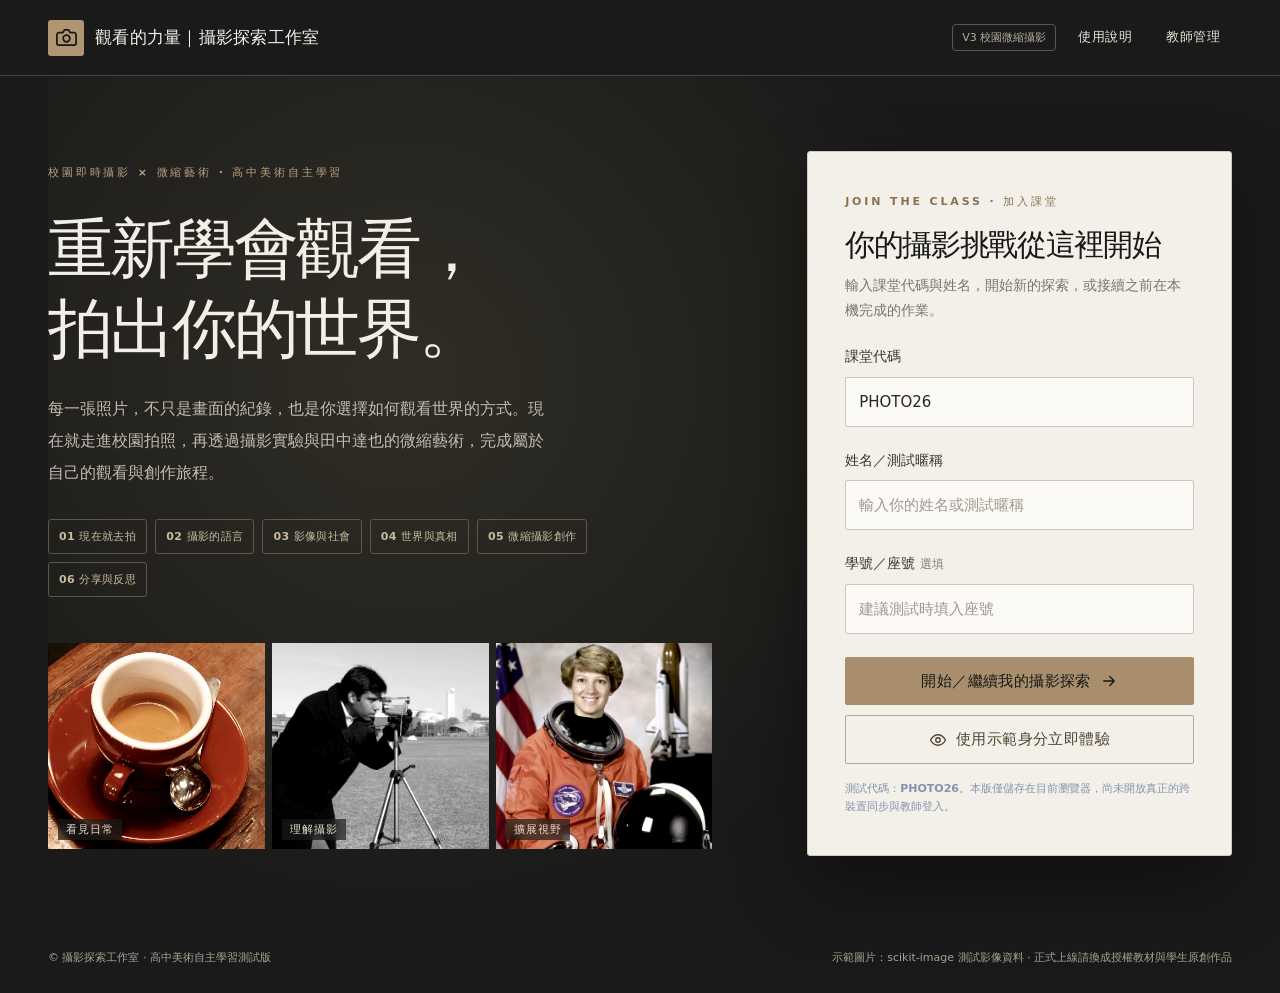
<file: experiments/photography-studio-v3/index.html>
<!doctype html>
<html lang="zh-Hant">
<head>
  <meta charset="UTF-8" />
  <meta name="viewport" content="width=device-width, initial-scale=1.0" />
  <meta name="theme-color" content="#191a19" />
  <meta name="description" content="觀看的力量：高中攝影藝術自主學習網站測試版。從生活觀察、攝影語言到個人創作與學習成果。" />
  <title>THE ART OF SEEING｜觀看的力量・攝影探索工作室</title>
  <style>:root{--blue:#215bd9;--blue-dark:#1549bd;--navy:#142440;--text:#283b57;--muted:#6a7890;--line:#dfe7f3;--pale:#eef4ff;--bg:#f7f9fd;--green:#0b986c;--orange:#b77727;--white:#fff;--shadow:0 18px 52px rgba(18,41,83,.07);font-family:Inter,-apple-system,BlinkMacSystemFont,"Noto Sans TC","Microsoft JhengHei",system-ui,sans-serif;color:var(--navy);font-synthesis:none}
*{box-sizing:border-box}html{scroll-behavior:smooth}body{margin:0;background:#fff;font-size:15px;line-height:1.75}button,input,textarea,select{font:inherit}button{cursor:pointer}a{color:var(--blue)}button:focus-visible,a:focus-visible,input:focus-visible,textarea:focus-visible,select:focus-visible{outline:3px solid rgba(33,91,217,.28);outline-offset:3px}button:disabled{opacity:.48;cursor:not-allowed}h1,h2,h3,p{margin:0}h1,h2,h3{line-height:1.3;letter-spacing:-.035em}ul{margin:0;padding-left:1.4em}.muted{color:var(--muted)}.small{font-size:13px}.tiny{font-size:11px}.eyebrow{color:var(--blue);text-transform:uppercase;letter-spacing:.08em;font-size:12px;font-weight:800}.page-width{width:min(1360px,calc(100% - 96px));margin:auto}.header{height:70px;border-bottom:1px solid #e8edf5;display:flex;align-items:center;background:rgba(255,255,255,.96);position:relative;z-index:10}.header-inner{display:flex;align-items:center;justify-content:space-between;gap:18px}.brand{display:flex;align-items:center;gap:11px;border:0;background:none;color:var(--navy);font-size:17px;font-weight:850;padding:0;letter-spacing:-.03em}.brand-symbol{width:36px;height:36px;border-radius:12px;background:var(--blue);display:grid;place-items:center;color:#fff;box-shadow:0 7px 16px rgba(33,91,217,.18)}.brand-symbol svg{width:23px;height:23px}.header-nav{display:flex;align-items:center;gap:10px}.nav-link{background:none;border:0;color:#455875;padding:9px 12px;border-radius:9px;font-size:13px;font-weight:650}.nav-link:hover{background:var(--pale);color:var(--blue)}.version{font-size:11px;color:#8995a5;border:1px solid var(--line);border-radius:100px;padding:3px 9px;margin-left:5px}.btn{background:var(--blue);color:white;border:1px solid var(--blue);border-radius:11px;padding:12px 18px;font-weight:780;display:inline-flex;justify-content:center;align-items:center;gap:9px;line-height:1.5;transition:.16s transform,.16s background,.16s box-shadow}.btn:hover:not(:disabled){background:var(--blue-dark);box-shadow:0 7px 16px rgba(33,91,217,.17);transform:translateY(-1px)}.btn:active:not(:disabled){transform:translateY(0)}.btn.secondary{background:#fff;border-color:#dbe4f4;color:var(--blue)}.btn.secondary:hover{background:#eff4ff;box-shadow:none}.btn.ghost{background:transparent;border:transparent;color:#536584}.btn.ghost:hover{background:#edf3ff;box-shadow:none}.btn.danger{color:#b82c37;border-color:#f2d2d7;background:#fff}.btn.full{width:100%}.btn.small-btn{font-size:13px;padding:8px 13px;border-radius:9px}.icon{width:18px;height:18px;display:inline-block;vertical-align:middle}.hero{min-height:calc(100svh - 70px);display:grid;grid-template-columns:minmax(0,1.2fr) minmax(370px,.8fr);gap:7%;align-items:center;padding-top:56px;padding-bottom:62px}.hero-copy{padding:25px 0 20px}.hero h1{font-size:clamp(43px,4.5vw,68px);font-weight:920;line-height:1.17;letter-spacing:-.065em;max-width:690px;margin:21px 0 20px}.hero-description{max-width:600px;color:#65758e;font-size:17px;line-height:1.95}.pill-row{display:flex;flex-wrap:wrap;gap:9px;margin-top:30px;max-width:620px}.pill{background:var(--pale);color:#1b51ba;border-radius:50px;font-size:12px;font-weight:800;padding:6px 13px;white-space:nowrap}.hero-photo-strip{display:flex;gap:10px;margin-top:45px;max-width:585px;height:152px}.hero-photo-strip img{min-width:0;width:33.33%;height:100%;object-fit:cover;border-radius:13px}.hero-photo-strip img:nth-child(2){object-position:50% 42%}.hero-photo-strip img:nth-child(3){object-position:50% 18%}.hero-photo-strip .photo-tile{flex:1;min-width:0;position:relative}.hero-photo-strip .photo-tile img{width:100%}.photo-tile span{position:absolute;bottom:9px;left:10px;color:white;font-weight:800;font-size:11px;background:rgba(15,30,48,.4);padding:1px 8px;border-radius:50px;backdrop-filter:blur(4px)}.join-card{border:1px solid #d9e3f5;box-shadow:var(--shadow);border-radius:22px;padding:37px 36px;background:#fff;width:100%;max-width:470px;justify-self:end}.join-card h2{font-size:27px;margin:14px 0 9px}.join-card .desc{color:var(--muted);font-size:14px;line-height:1.8}.field{display:flex;flex-direction:column;gap:8px;margin-top:21px}.field label{font-size:14px;color:#1c2e4c;font-weight:800}.field .hint{font-size:12px;font-weight:450;color:#8a96a9}.text-input{width:100%;height:50px;padding:12px 13px;background:white;border:1px solid #cddbf1;border-radius:10px;color:var(--navy);box-shadow:0 2px 4px rgba(37,65,109,.02);outline:0}.text-input:focus{border-color:var(--blue);box-shadow:0 0 0 3px rgba(33,91,217,.09)}textarea.text-input{height:auto;min-height:110px;resize:vertical;line-height:1.75}.text-input::placeholder{color:#98a5ba}.join-buttons{display:grid;gap:10px;margin-top:23px}.footnote{font-size:11px;color:#8493aa;margin-top:16px;line-height:1.6}.home-footer{padding:16px 0 26px;display:flex;justify-content:space-between;gap:20px;font-size:11px;color:#9ba5b3}.stage-shell{min-height:calc(100vh - 70px);background:var(--bg)}.stage-layout{display:grid;grid-template-columns:268px minmax(0,1fr);gap:28px;padding-top:33px;padding-bottom:65px;align-items:start}.sidebar{position:sticky;top:24px;border:1px solid var(--line);background:white;border-radius:18px;padding:21px 14px;box-shadow:0 5px 22px rgba(39,63,98,.025)}.sidebar-kicker{font-size:11px;letter-spacing:.08em;color:#8797ae;font-weight:850;padding:0 11px}.student-meta{padding:5px 11px 19px;border-bottom:1px solid #edf0f5;margin-bottom:16px}.student-meta strong{display:block;font-size:17px;margin-top:2px;overflow-wrap:anywhere}.student-meta span{font-size:12px;color:#8090a7}.progress-track{background:#eaf0fa;height:7px;border-radius:99px;overflow:hidden;margin:13px 11px 8px}.progress-fill{background:linear-gradient(90deg,#3978ed,#1b56d5);height:100%;border-radius:99px;transition:width .25s}.progress-label{font-size:12px;color:#7b8aa1;padding:0 11px 14px}.side-list{display:grid;gap:3px}.side-step{width:100%;border:0;border-radius:11px;display:flex;align-items:center;gap:11px;text-align:left;background:transparent;padding:12px 11px;color:#465773;font-weight:650;font-size:13px;line-height:1.35}.side-step:hover{background:#f5f8fe}.side-step.active{background:var(--pale);color:#154cbb}.step-num{width:30px;height:30px;border-radius:9px;background:#f3f6fb;display:grid;place-items:center;flex-shrink:0;font-weight:850;color:#63738d;font-size:12px}.side-step.active .step-num{background:#dce9ff;color:var(--blue)}.step-done{font-size:15px;color:var(--green);margin-left:auto;font-weight:900}.side-footer{padding:17px 10px 0;border-top:1px solid #edf0f5;margin-top:14px}.side-footer .btn{width:100%}.learning-main{min-width:0}.learning-header{display:flex;align-items:center;justify-content:space-between;gap:12px;margin-bottom:21px}.learning-header .crumb{font-size:12px;color:#798aa3;font-weight:700}.auto-save{display:inline-flex;align-items:center;gap:6px;color:#568776;font-size:12px}.auto-save:before{content:"";width:7px;height:7px;background:#30b987;border-radius:50%}.stage-card{background:white;border:1px solid var(--line);border-radius:20px;overflow:hidden;box-shadow:0 7px 32px rgba(27,47,82,.035)}.stage-top{padding:38px 43px 25px}.stage-top h1{font-size:clamp(27px,3vw,37px);font-weight:860;margin:10px 0 12px}.stage-top p{font-size:15px;color:var(--muted);max-width:690px;line-height:1.95}.stage-content{padding:0 43px 38px}.hero-visual{position:relative;height:275px;border-radius:15px;overflow:hidden;background:#d9e6f3;margin:5px 0 30px}.hero-visual img{width:100%;height:100%;object-fit:cover}.visual-overlay{position:absolute;inset:auto 0 0;background:linear-gradient(transparent,rgba(8,25,42,.8));color:#fff;padding:45px 22px 16px}.visual-overlay strong{display:block;font-size:18px}.visual-overlay span{font-size:12px;opacity:.9}.section-title{display:flex;align-items:center;gap:10px;font-weight:850;font-size:17px;margin:30px 0 13px}.section-title .number{display:grid;place-items:center;background:var(--pale);color:var(--blue);font-size:11px;width:28px;height:28px;border-radius:9px}.reading{background:#f7f9fe;border:1px solid #eaf0fb;border-radius:14px;padding:22px 24px;color:#4c5d76;line-height:2}.reading strong{color:var(--navy)}.reading p+p{margin-top:10px}.question-label{font-weight:800;color:var(--navy);margin:20px 0 10px;display:block}.question-sub{font-size:12px;color:#8592a4;margin-top:-5px;margin-bottom:12px}.choice-grid{display:grid;grid-template-columns:repeat(2,minmax(0,1fr));gap:10px}.choice{position:relative;display:flex;align-items:flex-start;gap:11px;padding:14px 16px;border:1px solid #dce5f2;border-radius:11px;cursor:pointer;background:white;line-height:1.55;color:#415572;font-size:14px}.choice input{accent-color:var(--blue);margin:4px 0 0;flex-shrink:0}.choice:has(input:checked){border-color:#7da5f9;background:#eff5ff;color:#1245b2}.choice strong{color:#1b3052}.activity-note{border-left:3px solid var(--blue);background:#f1f6ff;padding:13px 16px;color:#52668c;border-radius:0 9px 9px 0;font-size:13px;margin:18px 0}.toolbox{background:#f8faff;border-radius:14px;border:1px solid #e4ecfb;padding:20px;margin-top:18px}.toolbox-head{display:flex;align-items:center;justify-content:space-between;gap:14px;margin-bottom:14px;flex-wrap:wrap}.seg{display:flex;gap:3px;background:#eaf0fb;border-radius:9px;padding:4px}.seg button{background:transparent;color:#627391;border:0;font-size:12px;padding:8px 12px;border-radius:7px;font-weight:760}.seg button.active{background:white;color:var(--blue);box-shadow:0 2px 6px #1d4d9830}.crop-viewport{overflow:hidden;position:relative;height:280px;border-radius:10px;background:#e2e8f3}.crop-viewport img{width:100%;height:100%;object-fit:cover;transition:transform .5s,filter .5s;object-position:50% 52%}.crop-viewport.zoomed img{transform:scale(2.2)}.crop-viewport.adjusted img{filter:saturate(1.8) contrast(1.25) hue-rotate(17deg)}.crop-viewport .grid-overlay{position:absolute;inset:0;pointer-events:none;background:linear-gradient(to right,transparent 33.15%,#fff9 33.35%,transparent 33.55%,transparent 66.5%,#fff9 66.7%,transparent 66.9%),linear-gradient(to bottom,transparent 33.15%,#fff9 33.35%,transparent 33.55%,transparent 66.5%,#fff9 66.7%,transparent 66.9%);opacity:0;transition:opacity .25s}.crop-viewport.grid-on .grid-overlay{opacity:1}.tool-caption{font-size:12px;color:#687b95;margin-top:10px}.upload-box{position:relative;border:1.6px dashed #a9c2eb;border-radius:13px;background:#f8fbff;min-height:150px;display:flex;align-items:center;justify-content:center;text-align:center;padding:20px;cursor:pointer;transition:background .15s}.upload-box:hover{background:#edf5ff}.upload-box input{position:absolute;inset:0;opacity:0;cursor:pointer;width:100%;height:100%}.upload-box .upload-icon{font-size:30px;color:var(--blue);line-height:1}.upload-box strong{display:block;font-size:14px;color:#2a4b7d;margin-top:5px}.upload-box p{font-size:12px;color:#8697ad}.upload-preview{position:relative;overflow:hidden;border-radius:12px;border:1px solid var(--line);background:#f2f6fc;min-height:145px}.upload-preview img{width:100%;height:185px;object-fit:cover;display:block}.upload-preview .upload-foot{display:flex;align-items:center;justify-content:space-between;padding:9px 11px;font-size:12px;color:#687a91}.upload-preview .remove{color:#af4040;background:transparent;border:0;padding:0;font-weight:700}.upload-grid{display:grid;grid-template-columns:repeat(3,minmax(0,1fr));gap:13px}.upload-grid .upload-box{min-height:230px}.upload-grid .upload-preview img{height:230px}.tips{font-size:12px;color:#7a89a2;margin-top:10px}.task-actions{border-top:1px solid #edf1f6;display:flex;justify-content:space-between;gap:10px;padding:22px 43px;align-items:center;background:#fff}.task-actions .right-actions{display:flex;gap:10px}.result-preview{background:#f2f6fd;border:1px solid #e0e9f7;border-radius:14px;padding:20px 22px;margin-top:16px}.result-preview strong{display:block;margin-bottom:6px}.result-preview p{color:#677a98;font-size:13px}.badge-done{background:#e8f8f0;color:#0a8764;font-size:12px;font-weight:800;border-radius:50px;padding:5px 11px}.teacher-header{padding:49px 0 24px}.teacher-header h1{font-size:35px;margin:8px 0}.teacher-wrap{background:#f7f9fd;min-height:calc(100vh - 70px)}.notice{background:#fff9e8;border:1px solid #f2dfaa;color:#886021;padding:13px 17px;border-radius:12px;font-size:13px;line-height:1.8}.stats{display:grid;grid-template-columns:repeat(3,1fr);gap:15px;margin:22px 0}.stat{background:white;border:1px solid var(--line);border-radius:16px;padding:25px}.stat .stat-num{font-weight:860;font-size:33px;line-height:1.3}.stat .stat-name{color:#8090a7;font-size:12px;font-weight:740}.table-card{background:white;border:1px solid var(--line);border-radius:17px;overflow:hidden;margin-top:17px;margin-bottom:42px}.table-card h2{font-size:18px;padding:23px 22px 15px}.table-wrap{overflow:auto}table{width:100%;border-collapse:collapse;min-width:700px}th,td{padding:15px 20px;text-align:left;border-top:1px solid #ebf0f7;font-size:13px;white-space:nowrap}th{color:#7a8da5;font-size:11px;letter-spacing:.03em;background:#fbfcff}td{color:#3b506e}.table-pill{font-size:11px;background:#f0f4fc;border-radius:30px;padding:4px 9px}.table-pill.real{color:#116a52;background:#e7f7ef}.teacher-actions{display:flex;gap:10px;flex-wrap:wrap;align-items:center;margin-top:16px}.empty-state{text-align:center;padding:50px 20px;color:#8b9ab0}.empty-state strong{display:block;color:#536681}.toast{position:fixed;z-index:1000;bottom:24px;left:50%;transform:translate(-50%,120px);color:#fff;background:#243654;border-radius:12px;box-shadow:0 12px 32px #13294a45;padding:12px 20px;opacity:0;transition:.25s;pointer-events:none;font-size:13px;font-weight:700;max-width:calc(100% - 30px);text-align:center}.toast.show{transform:translate(-50%,0);opacity:1}.overlay{position:fixed;z-index:50;inset:0;background:rgba(10,24,50,.54);display:flex;align-items:center;justify-content:center;padding:20px;overflow-y:auto}.modal{background:white;border-radius:20px;width:min(900px,100%);max-height:calc(100vh - 42px);overflow-y:auto;box-shadow:0 40px 100px #10234050}.modal-top{padding:24px 29px;display:flex;justify-content:space-between;gap:18px;align-items:flex-start;border-bottom:1px solid var(--line);position:sticky;top:0;background:white;z-index:2}.modal-top h2{font-size:23px;margin-top:3px}.close-x{width:36px;height:36px;border:0;border-radius:10px;background:#f1f4f8;color:#576b86;font-size:23px;line-height:1}.modal-body{background:#f0f3f9;padding:25px;max-height:65vh;overflow:auto}.modal-actions{padding:16px 29px;border-top:1px solid var(--line);display:flex;justify-content:flex-end;gap:10px}.paper{max-width:750px;min-height:850px;padding:50px 54px;background:#fff;margin:0 auto;box-shadow:0 6px 22px #1939631f;color:#1e2c42}.paper .paper-kicker{color:#215bd9;font-size:12px;font-weight:850;letter-spacing:.1em}.paper h1{font-size:32px;line-height:1.3;margin:12px 0}.paper .paper-meta{font-size:12px;color:#6a7891;border-top:1px solid #dee5ee;border-bottom:1px solid #dee5ee;padding:13px 0;margin:20px 0}.paper .paper-section{border-bottom:1px solid #ecf0f5;padding:15px 0;break-inside:avoid}.paper h3{font-size:15px;color:#123e93;margin-bottom:7px}.paper p{font-size:12px;line-height:1.9;color:#40536d;white-space:pre-wrap;overflow-wrap:anywhere}.paper .paper-photo{width:100%;max-height:340px;object-fit:contain;background:#f6f7fa;border-radius:8px;margin:12px 0;break-inside:avoid}.paper .paper-footer{font-size:10px;color:#9ca5b3;margin-top:25px}.help-points{padding-left:20px;margin:8px 0 0}.help-points li{padding:4px 0;color:#526680;font-size:14px}.checkbox-row{display:flex;align-items:flex-start;gap:10px;font-size:13px;color:#5a6a81;margin:8px 0}.checkbox-row input{margin-top:6px;accent-color:var(--blue)}.ratings{display:flex;gap:7px;flex-wrap:wrap}.ratings .choice{padding:9px 12px;min-width:49px;align-items:center;justify-content:center}.ratings .choice input{margin:0}.form-note{font-size:11px;color:#8795aa;margin-top:6px}
@media(max-width:1100px){.page-width{width:min(100% - 54px,1360px)}.hero{gap:35px;grid-template-columns:minmax(0,1fr) 405px}.hero h1{font-size:51px}.join-card{padding:30px}.stage-layout{grid-template-columns:228px minmax(0,1fr);gap:18px}.stage-content,.stage-top{padding-left:30px;padding-right:30px}.task-actions{padding-left:30px;padding-right:30px}}
@media(max-width:800px){.page-width{width:calc(100% - 36px)}.header{height:61px}.hero{grid-template-columns:1fr;padding:53px 0 40px;gap:32px}.hero-copy{padding:0}.hero h1{font-size:clamp(42px,9vw,65px);margin-top:16px}.hero-photo-strip{margin-top:26px;height:130px;max-width:none}.join-card{max-width:none;justify-self:stretch}.home-footer{flex-direction:column;gap:2px}.stage-layout{grid-template-columns:1fr;padding-top:19px}.sidebar{position:static}.side-list{grid-template-columns:repeat(3,1fr);gap:5px}.side-step{padding:9px 7px;font-size:12px;gap:6px}.step-num{width:25px;height:25px;min-width:25px;border-radius:7px;font-size:11px}.side-footer{display:none}.student-meta{padding-bottom:8px}.sidebar-kicker{padding-top:0}.sidebar{padding:15px}.progress-track{margin-top:6px}.stats{grid-template-columns:repeat(3,1fr)}}
@media(max-width:560px){.page-width{width:calc(100% - 30px)}.brand{font-size:14px;gap:8px}.brand-symbol{width:31px;height:31px;border-radius:9px}.version{display:none}.nav-link{font-size:12px;padding:6px}.hero{padding-top:37px}.hero h1{font-size:42px}.hero-description{font-size:14px}.hero-photo-strip{height:112px;gap:6px}.hero-photo-strip img{border-radius:9px}.join-card{padding:26px 20px;border-radius:18px}.join-card h2{font-size:25px}.pill{font-size:10px;padding:5px 9px}.pill-row{gap:6px}.stage-top{padding:26px 20px 20px}.stage-content{padding:0 20px 27px}.stage-top h1{font-size:26px}.side-step{font-size:11px;flex-direction:column;align-items:center;text-align:center;padding:10px 4px;position:relative}.step-done{position:absolute;right:4px;top:3px;font-size:12px}.task-actions{padding:16px 20px;flex-wrap:wrap}.task-actions .right-actions{width:100%}.task-actions .right-actions .btn{flex:1}.choice-grid{grid-template-columns:1fr}.upload-grid{grid-template-columns:1fr}.upload-grid .upload-box{min-height:120px}.upload-grid .upload-preview img{height:200px}.hero-visual{height:205px}.crop-viewport{height:210px}.reading{padding:17px 15px}.stats{grid-template-columns:1fr;gap:9px}.stat{padding:16px}.teacher-header{padding-top:28px}.teacher-header h1{font-size:26px}.modal-top,.modal-actions{padding:17px}.modal-body{padding:12px}.paper{padding:25px 19px;min-height:500px}.paper h1{font-size:25px}.modal-actions .btn{font-size:12px}}
@media print{@page{size:A4 portrait;margin:15mm 16mm}body{background:#fff!important}#app,#toast,#overlayRoot{display:none!important}#printArea{display:block!important}.paper{width:auto;max-width:none;box-shadow:none;padding:0;min-height:0;margin:0;color:#000}.paper h1{font-size:25pt}.paper h3{font-size:12pt}.paper p{font-size:10pt}.paper .paper-section{break-inside:avoid}.paper .paper-photo{max-height:94mm}.paper .paper-meta{font-size:9pt}.paper .paper-footer{margin-top:12mm}}
#printArea{display:none}
@media(max-width:560px){.header-inner{gap:6px}.brand{min-width:0;flex:1}.brand span:last-child{display:block;white-space:nowrap;overflow:hidden;text-overflow:ellipsis;font-size:12px}.header-nav{gap:0;flex-shrink:0}.header-nav .nav-link{white-space:nowrap;font-size:11px;padding:6px 5px}.header-nav .nav-link:first-of-type{display:none}}

/* THE ART OF SEEING | Editorial / Commercial Photography Edition */
:root{--blue:#9d825f;--blue-dark:#765e42;--navy:#181817;--text:#34332f;--muted:#72706b;--line:#dcd7cd;--pale:#f0ece4;--bg:#efede8;--green:#567b64;--orange:#9f7846;--white:#fff;--shadow:0 22px 70px rgba(0,0,0,.13);font-family:Inter,"Noto Sans TC","PingFang TC","Microsoft JhengHei",system-ui,sans-serif}
body{background:#191a19;color:var(--navy)}
.header{height:76px;background:#191a19;border-bottom:1px solid #47443e;color:#f8f4ed}
.brand{color:#f5f1e9;letter-spacing:.015em;font-weight:650}
.brand-symbol{border-radius:3px;background:#b09573;color:#161713;box-shadow:none}
.header .nav-link{color:#ebe5d9;font-weight:500;letter-spacing:.035em}
.header .nav-link:hover{background:#32332f;color:white}
.header .version{color:#b5ad9d;border-color:#59564c;border-radius:4px}
.hero{min-height:calc(100svh - 76px);grid-template-columns:minmax(0,1.22fr) minmax(365px,.78fr);gap:8%;padding-top:62px;padding-bottom:63px;position:relative}
.hero:before{content:"";position:absolute;pointer-events:none;inset:0;background:radial-gradient(circle at 30% 35%,rgba(190,160,112,.14),transparent 56%);z-index:0}
.hero > *{position:relative;z-index:1}
.hero .eyebrow{color:#b9a180;letter-spacing:.26em;font-size:11px;font-weight:600}
.hero h1{color:#f2efe9;letter-spacing:-.048em;font-size:clamp(50px,5.1vw,78px);font-weight:660;line-height:1.22;margin:27px 0 24px;max-width:700px}
.hero-description{color:#c2bcb1;font-size:16px;max-width:510px;line-height:2.0;font-weight:370}
.pill-row{gap:8px;margin-top:30px}
.pill{background:transparent;color:#c9bb9f;border:1px solid #5c574d;border-radius:3px;font-weight:550;letter-spacing:.035em;padding:7px 10px;font-size:11px}
.hero-photo-strip{height:206px;margin-top:46px;max-width:680px;gap:7px}
.hero-photo-strip .photo-tile img{border-radius:0;filter:grayscale(.3) contrast(1.14);transition:filter .28s,transform .3s}
.hero-photo-strip .photo-tile{overflow:hidden}
.hero-photo-strip .photo-tile:hover img{filter:grayscale(0) contrast(1.1);transform:scale(1.035)}
.photo-tile span{border-radius:0;background:#1c1c19ac;color:#e5ddcf;font-weight:500;letter-spacing:.09em;text-transform:uppercase}
.join-card{background:#f3f0e9;border:1px solid #d3c9b9;box-shadow:0 32px 74px #0006;border-radius:3px;padding:40px 37px;max-width:470px}
.join-card .eyebrow{color:#8b724f}
.join-card h2{font-size:30px;letter-spacing:-.045em;font-weight:650}
.join-card .desc{color:#7a756c}
.field label{color:#37342d;font-weight:620}
.field .hint{color:#847f77}
.text-input{border:1px solid #cdc5b8;border-radius:2px;box-shadow:none;background:#fbfaf7;color:#292720}
.text-input:focus{border-color:#92765b;box-shadow:0 0 0 3px #b8a38733}
.text-input::placeholder{color:#9f998e}
.btn{background:#a88e6c;color:#171916;border-color:#a88e6c;border-radius:2px;font-weight:690;letter-spacing:.028em;box-shadow:none;transition:.22s ease}
.btn:hover:not(:disabled){background:#c0a47e;color:#171916;box-shadow:0 9px 24px #48392633}
.btn.secondary{background:transparent;border-color:#b2a997;color:#504332}
.btn.secondary:hover{background:#e6dfd1;color:#322c21}
.btn.ghost{color:#665f55;border-color:transparent}
.btn.ghost:hover{background:#e7e3dc;color:#302e29}
.btn.danger{background:#fff;border-color:#d9b4b4;color:#a53f45}
.home-footer{color:#aba294}
.stage-shell,.teacher-wrap{background:#ebe9e3}
.stage-layout{padding-top:42px}
.sidebar{border-radius:2px;border-color:#ded8ce;box-shadow:none;padding:25px 14px}
.student-meta{border-color:#e7e2d9}
.sidebar-kicker{letter-spacing:.20em;color:#87745c}
.student-meta span,.progress-label{color:#817b72}
.progress-track{background:#e8e1d6;border-radius:0;height:4px}
.progress-fill{background:#ab906d;border-radius:0}
.side-step{color:#645e55;border-radius:2px;font-weight:550}
.side-step:hover{background:#f7f4ef}
.side-step.active{background:#e9e0d2;color:#655039}
.step-num{border-radius:1px;background:#efebe4;color:#777064}
.side-step.active .step-num{background:#b19874;color:#fff}
.stage-card{border-radius:2px;border-color:#ded9d0;box-shadow:none}
.learning-header .crumb{color:#6e685f;letter-spacing:.035em}
.stage-top{padding-top:44px}
.stage-top .eyebrow{letter-spacing:.24em;color:#937955;font-weight:640}
.stage-top h1{font-size:clamp(30px,3.4vw,43px);font-weight:670;letter-spacing:-.045em}
.stage-top p{color:#716e66}
.hero-visual{height:355px;border-radius:0;background:#d7d2cb}
.hero-visual img{filter:contrast(1.08) saturate(.68)}
.visual-overlay{padding:100px 27px 25px;background:linear-gradient(transparent,#161715cc)}
.visual-overlay strong{font-size:23px;font-weight:590}
.section-title{font-size:20px;font-weight:670}
.section-title .number{background:#c6b297;color:#302b24;border-radius:1px}
.reading{background:#f4f1eb;border:1px solid #e6dfd4;border-radius:2px;color:#5d5850;padding:27px 30px}
.reading strong{color:#2b2823}
.question-label{color:#292720;font-weight:660}
.choice{border:1px solid #dcd4ca;border-radius:1px;color:#524b43}
.choice:has(input:checked){border-color:#b39870;background:#f0e8dc;color:#4b3d2b}
.choice input,.checkbox-row input{accent-color:#9d825f}
.choice strong{color:#3e3930}
.toolbox{background:#f4f1ea;border-color:#e4ddd4;border-radius:2px}
.seg{background:#e7dfd3;border-radius:1px}
.seg button{border-radius:1px;color:#6e6352}
.seg button.active{color:#45372a;box-shadow:none}
.crop-viewport,.upload-preview{border-radius:1px}
.upload-box{border-color:#ac987d;background:#f9f6f0;border-radius:1px}
.upload-box:hover{background:#f3eee5}
.upload-box strong{color:#67503b}
.upload-box .upload-icon{color:#997954}
.activity-note{background:#f5eee3;border-left-color:#a68a67;color:#5e564d;border-radius:0}
.task-actions{background:#fff;border-top-color:#e9e2d9}
.result-preview{background:#f7f3ec;border-color:#e5dbcd;border-radius:2px}
.stat,.table-card{border-radius:2px;border-color:#ded8cc;box-shadow:none}
.teacher-header .eyebrow{letter-spacing:.22em}
.teacher-header h1{font-weight:650;letter-spacing:-.04em}
.notice{border-radius:1px}
.table-pill{border-radius:1px;background:#eee8dd}
th{background:#f7f4ef;color:#696154}
td{color:#474138}
.toast{border-radius:1px;background:#23211e}
.overlay{background:#111111b8}
.modal,.modal-top,.modal-body{border-radius:2px}
.modal-body{background:#e9e6df}
.paper{color:#252522}
.paper .paper-kicker{color:#957550}
.paper h3{color:#4f4333}
.paper .paper-photo{border-radius:1px}
@media(max-width:800px){.hero{grid-template-columns:1fr;padding-top:58px}.hero h1{font-size:clamp(47px,9vw,68px)}.join-card{max-width:none}.hero-photo-strip{height:200px}}
@media(max-width:560px){.header{height:62px}.hero{padding-top:42px;padding-bottom:42px}.hero h1{font-size:46px}.hero-photo-strip{height:138px;margin-top:25px}.join-card{padding:28px 22px}.hero-description{font-size:14px}.stage-top{padding-top:29px}.stage-top h1{font-size:29px}.hero-visual{height:230px}.reading{padding:19px 17px}}
@media print{.paper .paper-kicker{color:#7d6448}.paper h3{color:#473a2b}.paper{background:white}.paper h1{font-weight:670}}


/* V3: first-hand campus observation and Tanaka miniature fieldwork */
.micro-guide{display:grid;grid-template-columns:repeat(2,minmax(0,1fr));gap:12px;margin:16px 0 26px}
.micro-guide>div{border:1px solid #d5d1ca;background:#f8f6f1;padding:20px 19px;border-radius:11px;min-height:102px}
.micro-guide b{display:block;font-size:14px;color:#342d27;letter-spacing:.02em;margin-bottom:7px}
.micro-guide span{font-size:13px;color:#66615a;line-height:1.7}
.campus-upload{width:100%;max-width:660px;min-height:235px;margin:12px 0}
.campus-upload img{width:100%;height:auto;max-height:420px;object-fit:contain}
.link-panel{display:flex;align-items:center;justify-content:space-between;gap:22px;padding:24px;margin:12px 0 25px;background:#eeeae2;border-left:3px solid #ba9b70;border-radius:8px}
.link-panel strong{color:#302c26;font-size:17px}
.link-panel p{font-size:13px;line-height:1.8;color:#615d57;margin-top:9px;max-width:560px}
.link-panel a.btn{white-space:nowrap;text-decoration:none}
@media(max-width:720px){.micro-guide{grid-template-columns:1fr}.link-panel{flex-direction:column;align-items:stretch}.link-panel a.btn{white-space:normal}}
@media print{.paper .paper-photo{max-height:95mm;object-fit:contain;break-inside:avoid}.paper .paper-meta{font-size:9.5pt}.paper .paper-section{break-inside:auto}.paper .paper-section h3{break-after:avoid}}

</style>
</head>
<body>
  <div id="app" aria-live="polite"></div>
  <div id="toast" class="toast" role="status" aria-live="polite"></div>
  <div id="overlayRoot"></div>
  <div id="printArea"></div>
  <script>/* 攝影探索工作室 V1 — 前端示範版。無真正登入、無伺服器、無雲端備份。 */
(() => {
  'use strict';
  const STORAGE = 'photography_studio_demo_v1';
  const CLASS_CODE = 'PHOTO26';
  const PHOTO_ASSETS = {"coffee": "[data-uri]", "camera": "[data-uri]", "astronaut": "[data-uri]", "rocket": "[data-uri]"};
  const photo = name => PHOTO_ASSETS[name] || ''; 
  const stages = [
    { name:'現在就去拍', subtitle:'校園即時攝影任務', desc:'現在走進校園，當場觀察、拍攝並上傳一張作品。', tag:'走出教室・實拍上傳' },
    { name:'攝影的語言', subtitle:'構圖與曝光實驗', desc:'透過取景比較與 CameraSim 觀察曝光參數如何改變畫面。', tag:'互動模擬・視覺比較' },
    { name:'影像與社會', subtitle:'攝影可以改變什麼？', desc:'攝影不只留下當下，也可能讓被忽略的議題走進社會的視線。', tag:'關懷身邊世界' },
    { name:'世界與真相', subtitle:'眼見一定為憑嗎？', desc:'照片可以是真實場景的紀錄，也可能經過裁切、調色或重新編排。', tag:'學習判斷影像' },
    { name:'微縮攝影創作', subtitle:'讓小人物走進校園', desc:'欣賞田中達也作品，向老師領取小人物，拍出自己發想的微縮世界。', tag:'藝術欣賞・小人物拍攝' },
    { name:'分享與反思', subtitle:'我的觀看宣言', desc:'回顧六個階段的學習，把觀察、創作與成長整理成自己的攝影故事。', tag:'完成學習成果' }
  ];
  let canPersist = true;
  let store = readStore();
  let state = { screen:'home', index:0, userKey:null, crop:'all', grid:false, edit:'original' };
  let toastTimer;
  function readStore(){ try { const v=JSON.parse(localStorage.getItem(STORAGE)||'{}');return v && typeof v==='object'&&v.records ? v:{records:{}} } catch{canPersist=false;return {records:{}}} }
  function writeStore(){ try{localStorage.setItem(STORAGE,JSON.stringify(store));canPersist=true;return true}catch(err){if(err && err.name==='SecurityError'){canPersist=false;toast('目前瀏覽器限制本機儲存：本次可以操作，但重新開啟可能遺失資料。');return true}toast('儲存空間不足，請減少圖片容量或更換瀏覽器。');return false} }
  function e(text){return String(text==null?'':text).replace(/[&<>"']/g,m=>({'&':'&amp;','<':'&lt;','>':'&gt;','"':'&quot;',"'":'&#39;'}[m]))}
  function nl(s){return e(s||'').replace(/\n/g,'<br>')}
  function icon(name){ const d={camera:'<path d="M14 4h-4l-2 3H4a2 2 0 0 0-2 2v9a2 2 0 0 0 2 2h16a2 2 0 0 0 2-2V9a2 2 0 0 0-2-2h-4l-2-3Z"/><circle cx="12" cy="13" r="3.5"/>',arrow:'<path d="M5 12h14m-6-6 6 6-6 6"/>',back:'<path d="m13 18-6-6 6-6"/>',save:'<path d="M20 6 9 17l-5-5"/>',layers:'<rect width="15" height="10" x="4.5" y="3" rx="2"/><path d="m3 11 9 6 9-6M3 16l9 5 9-5"/>',download:'<path d="M12 3v12m-4-4 4 4 4-4M5 17v3h14v-3"/>',image:'<rect x="3" y="3" width="18" height="18" rx="2"/><circle cx="8.5" cy="8.5" r="1.5"/><path d="m21 15-5-5L5 21"/>',check:'<path d="m5 12 4 4L19 6"/>',eye:'<path d="M2 12s4-7 10-7 10 7 10 7-4 7-10 7S2 12 2 12Z"/><circle cx="12" cy="12" r="3"/>',help:'<circle cx="12" cy="12" r="10"/><path d="M9.5 9a2.5 2.5 0 1 1 4.3 1.7c-.9.7-1.8 1.1-1.8 2.8M12 17h.01"/>',book:'<path d="M4 19.5A2.5 2.5 0 0 1 6.5 17H20M6.5 2H20v20H6.5A2.5 2.5 0 0 1 4 19.5v-15A2.5 2.5 0 0 1 6.5 2Z"/>'};return `<svg class="icon" xmlns="http://www.w3.org/2000/svg" width="20" height="20" viewBox="0 0 24 24" fill="none" stroke="currentColor" stroke-width="1.8" stroke-linecap="round" stroke-linejoin="round" aria-hidden="true">${d[name]||d.camera}</svg>`}
  function getRec(){return store.records[state.userKey]||null}
  function ans(k){ const rec=getRec();return rec && rec.answers[k]!==undefined?rec.answers[k]:'' }
  function txt(k){return e(ans(k))}
  function isDone(i,rec=getRec()){
    if(!rec)return false;const a=rec.answers||{};const t=k=>String(a[k]||'').trim();
    if(i===0)return !!rec.campusPhoto&&t('campusPlace').length>=2&&t('campusObservation').length>=10;
    if(i===1)return !!t('composition')&&t('visualComparison').length>=10&&t('cameraSimFinding').length>=10;
    if(i===2)return !!t('ethics')&&t('socialQuestion').length>=10;
    if(i===3)return !!t('sourceAction')&&t('verificationReason').length>=10;
    if(i===4)return !!(rec.photos||[]).some(Boolean)&&t('workTitle').length>=2&&t('workConcept').length>=10&&t('miniatureIdea').length>=10;
    if(i===5)return t('reflection').length>=20&&t('growth').length>=10&&!!t('selfRating');
    return false;
  }
  function progress(rec=getRec()){return rec? stages.reduce((n,_,i)=>n+(isDone(i,rec)?1:0),0):0}
  function stamp(t){return t?new Date(t).toLocaleString('zh-TW',{month:'numeric',day:'numeric',hour:'2-digit',minute:'2-digit'}):'—'}
  function toast(message){const el=document.getElementById('toast');el.textContent=message;el.classList.add('show');clearTimeout(toastTimer);toastTimer=setTimeout(()=>el.classList.remove('show'),3000)}
  function header(){return `<header class="header"><div class="page-width header-inner"><button class="brand" data-action="home" aria-label="返回攝影探索工作室首頁"><span class="brand-symbol">${icon('camera')}</span><span>觀看的力量｜攝影探索工作室</span></button><nav class="header-nav" aria-label="主要導覽"><span class="version">V3 校園微縮攝影</span>${state.screen==='learning'?'<button class="nav-link" data-action="home">回首頁</button>':''}<button class="nav-link" data-action="help">使用說明</button><button class="nav-link" data-action="teacher">教師管理</button></nav></div></header>`}
  function render(){let body=state.screen==='home'?home():state.screen==='teacher'?teacher():learning();document.getElementById('app').innerHTML=header()+body; document.title=(state.screen==='learning'?stages[state.index].name+'｜':'')+'觀看的力量｜攝影探索工作室';}
  function home(){return `<main><div class="page-width hero"><section class="hero-copy"><div class="eyebrow">校園即時攝影 × 微縮藝術 · 高中美術自主學習</div><h1>重新學會觀看，<br>拍出你的世界。</h1><p class="hero-description">每一張照片，不只是畫面的紀錄，也是你選擇如何觀看世界的方式。現在就走進校園拍照，再透過攝影實驗與田中達也的微縮藝術，完成屬於自己的觀看與創作旅程。</p><div class="pill-row">${stages.map((s,i)=>`<span class="pill">${String(i+1).padStart(2,'0')} ${e(s.name)}</span>`).join('')}</div><div class="hero-photo-strip"><div class="photo-tile"><img src="${photo('coffee')}" alt="咖啡杯與桌上光影的攝影示範"><span>看見日常</span></div><div class="photo-tile"><img src="${photo('camera')}" alt="經典黑白紀實攝影示範"><span>理解攝影</span></div><div class="photo-tile"><img src="${photo('astronaut')}" alt="太空人影像範例"><span>擴展視野</span></div></div></section><section class="join-card"><div class="eyebrow">JOIN THE CLASS · 加入課堂</div><h2>你的攝影挑戰從這裡開始</h2><p class="desc">輸入課堂代碼與姓名，開始新的探索，或接續之前在本機完成的作業。</p><form id="joinForm"><div class="field"><label for="classCode">課堂代碼</label><input id="classCode" class="text-input" name="classCode" placeholder="輸入課堂代碼" value="${CLASS_CODE}" required maxlength="16" autocomplete="off"></div><div class="field"><label for="studentName">姓名／測試暱稱</label><input id="studentName" class="text-input" name="name" placeholder="輸入你的姓名或測試暱稱" required maxlength="36" autocomplete="off"></div><div class="field"><label for="studentId">學號／座號 <span class="hint">選填</span></label><input id="studentId" class="text-input" name="studentId" placeholder="建議測試時填入座號" maxlength="24" autocomplete="off"></div><div class="join-buttons"><button class="btn full" type="submit">開始／繼續我的攝影探索 ${icon('arrow')}</button><button class="btn secondary full" type="button" data-action="demo">${icon('eye')} 使用示範身分立即體驗</button></div></form><p class="footnote">測試代碼：<strong>${CLASS_CODE}</strong>。本版僅儲存在目前瀏覽器，尚未開放真正的跨裝置同步與教師登入。</p></section></div><footer class="page-width home-footer"><span>© 攝影探索工作室 · 高中美術自主學習測試版</span><span>示範圖片：scikit-image 測試影像資料 · 正式上線請換成授權教材與學生原創作品</span></footer></main>`}
  function learning(){const rec=getRec();if(!rec){state.screen='home';return home()};return `<div class="stage-shell"><div class="page-width stage-layout"><aside class="sidebar" aria-label="六階段學習導覽"><div class="sidebar-kicker">MY LEARNING JOURNEY</div><div class="student-meta"><strong>${e(rec.name)}</strong><span>${e(rec.classCode)}${rec.studentId?' · '+e(rec.studentId):''}</span></div><div class="sidebar-kicker">課程完成進度</div><div class="progress-track"><div class="progress-fill" id="progressFill" style="width:${progress()/6*100}%"></div></div><div class="progress-label" id="progressLabel">${progress()} / 6 個任務已完成</div><div class="side-list">${stages.map((s,i)=>`<button class="side-step ${i===state.index?'active':''}" data-action="step" data-index="${i}" ${i===state.index?'aria-current="step"':''}><span class="step-num">${String(i+1).padStart(2,'0')}</span><span>${e(s.name)}</span>${isDone(i)?'<span class="step-done" aria-label="已完成">✓</span>':''}</button>`).join('')}</div><div class="side-footer"><button class="btn secondary small-btn" data-action="preview">${icon('download')} 學習成果預覽</button></div></aside><main class="learning-main"><div class="learning-header"><div class="crumb">攝影探索工作室　/　第 ${String(state.index+1).padStart(2,'0')} 關</div><div class="auto-save" id="saveStatus">${canPersist?'自動儲存至此瀏覽器':'暫存模式 · 重開將遺失'}</div></div><article class="stage-card"><div class="stage-top"><div class="eyebrow">CHALLENGE ${String(state.index+1).padStart(2,'0')} · ${e(stages[state.index].tag)}</div><h1>${e(stages[state.index].name)}<span style="color:#bbc5d7;margin:0 8px">｜</span>${e(stages[state.index].subtitle)}</h1><p>${e(stages[state.index].desc)}</p></div><div class="stage-content">${stageBody(state.index)}</div><footer class="task-actions"><button class="btn ghost small-btn" data-action="prev" ${state.index===0?'disabled':''}>${icon('back')} 上一關</button><div class="right-actions">${state.index===5?`<button class="btn secondary" data-action="preview">${icon('eye')} 預覽學習成果</button><button class="btn" data-action="preview">${icon('download')} 輸出 PDF ${icon('arrow')}</button>`:`<button class="btn secondary" data-action="next-skip">稍後完成</button><button class="btn" data-action="next">儲存並進入下一關 ${icon('arrow')}</button>`}</div></footer></article><p class="footnote">你可以從左側切換任務。回答會自動儲存在目前瀏覽器中，關閉後以相同代碼及身分可接續學習。</p></main></div></div>`}
  function imageHero(src,title,sub,alt){return `<div class="hero-visual"><img src="${photo(src)}" alt="${e(alt)}"><div class="visual-overlay"><strong>${e(title)}</strong><span>${e(sub)}</span></div></div>`}
  function heading(n,title){return `<h2 class="section-title"><span class="number">${n}</span>${e(title)}</h2>`}
  function question(title){return `<label class="question-label">${title}</label>`}
  function area(k,placeholder,rows=4){return `<textarea class="text-input" rows="${rows}" data-field="${k}" placeholder="${e(placeholder)}">${txt(k)}</textarea>`}
  function radio(group,options){return `<div class="choice-grid">${options.map(([v,title,detail])=>`<label class="choice"><input type="radio" name="${group}" data-field="${group}" value="${e(v)}" ${ans(group)===v?'checked':''}><span><strong>${e(title)}</strong>${detail?`<br><span class="small">${e(detail)}</span>`:''}</span></label>`).join('')}</div>`}
  function uploadSlot(i){const img=(getRec().photos||[])[i];return img?`<div class="upload-preview"><img src="${img}" alt="已上傳的第 ${i+1} 張攝影作品"><div class="upload-foot">第 ${i+1} 張照片 <button class="remove" data-action="remove-photo" data-index="${i}" aria-label="移除第 ${i+1} 張照片">移除照片</button></div></div>`:`<label class="upload-box"><input type="file" data-upload="${i}" accept="image/*" aria-label="上傳第 ${i+1} 張攝影作品"><span><div class="upload-icon">＋</div><strong>${i===0?'上傳你的代表作品':`上傳第 ${i+1} 張照片`}</strong><p>點選選擇 JPG、PNG 或其他常見照片</p></span></label>`}
  function campusUploadSlot(){const img=getRec().campusPhoto;return img?`<div class="upload-preview campus-upload"><img src="${img}" alt="剛剛在校園拍攝的原創照片"><div class="upload-foot">已上傳現在拍攝的校園照片 <button class="remove" data-action="remove-campus-photo" aria-label="移除校園實拍照片">移除照片</button></div></div>`:`<label class="upload-box campus-upload"><input type="file" data-campus-upload="1" accept="image/*" aria-label="立即拍攝或上傳剛才的校園照片"><span><div class="upload-icon">＋</div><strong>上傳剛剛在校園拍的照片</strong><p>手機可直接拍照或從相簿選取｜JPG、PNG 等｜上限 12MB</p></span></label>`}
  function stageBody(i){switch(i){
    case 0:return `${imageHero('camera','現在就出發，重新看見校園。','這一刻，用你的鏡頭決定要留下什麼。','攝影設備與現場拍攝的示意影像')}<div class="reading"><strong>這是現在進行的攝影任務，不是回想以前的照片。</strong><p>老師宣布可以開始後，請拿起手機，走到老師指定的校園安全範圍。用眼睛觀察，再決定畫面：哪一束光、一道線、一片葉子或一個不起眼的角落吸引了你？</p><p>拍攝 <strong>至少 1 張現在當下的校園照片</strong>，選出一張上傳。不要使用以前拍的照片，也不需要回答過去為什麼愛拍照。</p></div><div class="activity-note">校園即時攝影｜建議 8–12 分鐘。遵守教師規範，不進入危險或禁止區域；以光影、物品、建築與自然景物為主，避免拍攝他人臉孔與個資。</div>${heading('01','現在離開座位，去校園找一個畫面')}<div class="micro-guide"><div><b>1 · 停下來看</b><span>走進校園，找出一個最吸引目光的角落。</span></div><div><b>2 · 換個角度</b><span>蹲低、靠近或退遠，嘗試至少兩種取景。</span></div><div><b>3 · 立即拍攝</b><span>選出最能表達此刻觀察的照片，回到本頁上傳。</span></div></div>${heading('02','上傳剛剛拍攝的校園照片')}${campusUploadSlot()}<p class="tips">照片只暫存在此裝置的瀏覽器中，不會上傳到教師伺服器；清除瀏覽器資料可能失去照片。</p>${heading('03','記錄你此刻的觀察')}<div class="field"><label for="campusPlace">拍攝位置（至少 2 字）</label><input id="campusPlace" class="text-input" data-field="campusPlace" placeholder="例如：圖書館旁的樓梯、走廊窗邊" maxlength="90" value="${txt('campusPlace')}"></div>${question('你剛剛看見什麼？為什麼選這個角度與構圖？（至少 10 字）')}${area('campusObservation','我在校園的……看見……，我決定靠近／蹲下拍攝，因為……',5)}<div class="activity-note">請寫現在這張照片真實拍攝時的觀察，不必講過去的拍照經驗。</div>`;
    case 1:return `${imageHero('camera','攝影是一連串主動選擇。','光線、焦點與取景，可以重新塑造世界。','黑白攝影示意')}<div class="reading"><strong>從剛剛的校園實拍開始學習。</strong><p>回想你剛才拍的畫面：要把背景拍清楚，還是讓背景模糊？人物移動要清楚或帶出動感？構圖、光圈、快門與 ISO 都會影響結果。</p></div>${heading('01','構圖比較：取景改變了什麼？')}<div class="toolbox"><div class="toolbox-head"><strong>同一張照片，不同觀看方式</strong><div class="seg" role="group" aria-label="構圖顯示模式"><button type="button" data-action="crop-all" class="${state.crop==='all'?'active':''}">完整畫面</button><button type="button" data-action="crop-close" class="${state.crop==='close'?'active':''}">局部特寫</button><button type="button" data-action="grid" class="${state.grid?'active':''}">九宮格</button></div></div><div id="cropViewport" class="crop-viewport ${state.crop==='close'?'zoomed':''} ${state.grid?'grid-on':''}"><img src="${photo('coffee')}" alt="切換完整場景或局部特寫以比較同一張照片"><div class="grid-overlay"></div></div><p class="tool-caption">觀察：主體是否更突出？被裁切的背景會影響照片故事嗎？</p></div>${heading('02','CameraSim：操作曝光模擬器')}<div class="link-panel"><div><strong>CameraSim｜攝影參數實驗</strong><p>點選官方網站，調整光圈、快門、ISO、焦距或拍攝距離。觀察背景模糊、亮度與動態如何改變；手機若不方便操作，可先觀察示例並記錄想法。</p></div><a class="btn" href="https://www.camerasim.com/original-camerasim" target="_blank" rel="noopener noreferrer">開啟 CameraSim 官方模擬器 ↗</a></div>${question('操作 CameraSim 後，你調整了什麼參數，畫面出現什麼變化？（至少 10 字）')}${area('cameraSimFinding','例如：我把光圈調大（f 值變小），背景看起來比較模糊，主體更突出……',4)}${heading('03','形成自己的攝影語言')}${question('校園實拍時，你最在意哪一種攝影元素？')}${radio('composition',[['構圖','構圖','主體安排與畫面比例'],['光線','光線','亮暗、色溫與氣氛'],['視角','視角','蹲低、靠近或改變觀看高度'],['取捨','取景與取捨','畫面中保留及省略的訊息']])}${question('完整畫面與局部特寫，哪一種更能表達你的拍攝主題？為什麼？')}${area('visualComparison','我會選擇……因為主體、背景和觀看感受……',4)}`;
    case 2:return `${imageHero('astronaut','有些照片，讓我們看見自己從未到過的地方。','但觀看他人與世界，也伴隨理解與尊重的責任。','太空人攝影示範影像')}<div class="reading"><strong>攝影與社會：從紀錄到關懷</strong><p>紀實攝影師 W. Eugene Smith 透過日本水俁病相關影像，讓更多人注意受污染影響者的生活與處境。攝影能促進公共討論，但影像也涉及被攝者的尊嚴、同意與脈絡。</p><p>在欣賞紀實作品時，除了問「畫面震不震撼」，還可以問「照片中的人如何被呈現？我知道多少背景資訊？」</p></div>${heading('01','攝影倫理選擇')}${question('如果你想拍攝一位處境困難的陌生人，哪一項做法最適合？')}${radio('ethics',[['先詢問','先取得同意','說明拍攝目的，尊重對方拒絕的權利'],['偷拍','先拍再說','只要影像精彩就不需要告知'],['加工','強化情緒','為了震撼力，可以編造或誇大照片故事'],['曝光','只顧流量','只要分享次數高就能代表公共利益']])}<div class="activity-note" id="ethicsFeedback">${formative('ethics')}</div>${heading('02','讓照片成為有深度的提問')}${question('如果你要以攝影關心一個校園或社會議題，你會選什麼？為什麼？')}${area('socialQuestion','例如：我想記錄校園裡被忽略的清潔工作，因為……',5)}`;
    case 3:return `${imageHero('rocket','照片可以被編輯，觀看需要判斷。','一張圖片的可信度，無法只憑外觀判定。','火箭發射現場示範照片')}<div class="reading"><strong>看見，不等於知道全部。</strong><p>裁切可能移除關鍵背景，調色可能改變情緒，生成式 AI 也能創造看似真實但並不存在的影像。是否可信，應搭配來源、時間、地點及其他證據檢驗。</p></div>${heading('01','互動實驗：同張照片，不同氣氛')}<div class="toolbox"><div class="toolbox-head"><strong>比較原始顯示與強化調色</strong><div class="seg" role="group" aria-label="照片處理比較"><button type="button" data-action="edit-original" class="${state.edit==='original'?'active':''}">原始顯示</button><button type="button" data-action="edit-adjusted" class="${state.edit==='adjusted'?'active':''}">強化調色</button></div></div><div id="editViewport" class="crop-viewport ${state.edit==='adjusted'?'adjusted':''}"><img src="${photo('rocket')}" alt="火箭發射照片的色彩處理比較"></div><p class="tool-caption">這是利用 CSS 調整色彩的教學示範。看起來更鮮豔，並不表示事件本身改變了。</p></div>${heading('02','遇到可疑影像，我會怎麼做？')}${radio('sourceAction',[['來源','查找原始來源','確認發布者、拍攝時間、地點與脈絡'],['直覺','相信第一眼','只要看起來像照片，就認為是真的'],['轉發','直接轉貼','內容越驚人越應該趕快分享'],['濾鏡','只看調色','只靠顏色判斷是否為 AI 生成']])}<div class="activity-note" id="sourceFeedback">${formative('sourceAction')}</div>${question('為什麼不能只憑「看起來很真實」就相信影像？')}${area('verificationReason','請寫下你會使用的查證方法，以及影像可能誤導人的原因……')}`;
    case 4:return `${imageHero('coffee','給日常事物一個全新的身分。','田中達也：讓小人物走進你熟悉的校園。','日常桌面及生活物件的攝影示範')}<div class="reading"><strong>欣賞藝術家，再做自己的創作。</strong><p>田中達也是日本微縮攝影與「見立て（借物比擬）」創作者，常將日常物件重新想像成小人物的風景。先觀察他如何安排比例、趣味、場景與觀看角度，再把自己的想法帶進校園。</p><p>請從作者的官方網站觀看作品；不要直接下載他的作品當成自己的拍攝成果。</p></div>${heading('01','觀看田中達也：MINIATURE CALENDAR')}<div class="link-panel"><div><strong>田中達也｜MINIATURE CALENDAR</strong><p>請至少欣賞 3 件作品。想一想：原本的東西被想像成了什麼？小人物的姿勢如何改變故事？</p></div><a class="btn" href="https://miniature-calendar.com/" target="_blank" rel="noopener noreferrer">開啟作者官方作品網站 ↗</a></div>${question('你想把校園裡的哪一樣日常物品，重新想像成小人物的什麼場景？（至少 10 字）')}${area('miniatureIdea','例如：我想把操場旁的排水蓋想像成小人物的廣場，讓角色像在等待列車……',4)}${heading('02','向老師領取小人物，開始佈景')}<div class="micro-guide"><div><b>1 · 向老師領取</b><span>到老師指定位置領取小人物；請遵守領取與歸還規則。</span></div><div><b>2 · 在校園找場景</b><span>用葉片、磁磚、階梯、樹皮、文具或陰影轉化成另一個世界；不破壞環境。</span></div><div><b>3 · 調整比例與角度</b><span>讓鏡頭靠近小人物，嘗試蹲低、側光與背景取捨，至少拍兩種角度。</span></div><div><b>4 · 精選並歸還</b><span>挑選 1–3 張原創照片上傳，完成後將小人物歸還老師。</span></div></div><div class="activity-note">作品須為學生現場擺設與實際拍攝。可從藝術家的「轉化想像」學習，但不要照抄一模一樣的場景。遵守校園安全與肖像權、隱私規範。</div>${heading('03','上傳我的校園微縮攝影作品')}<div class="upload-grid">${[0,1,2].map(uploadSlot).join('')}</div><p class="tips">至少上傳 1 張。原始圖片限 12MB；照片壓縮後僅保存在目前瀏覽器。</p>${heading('04','為作品命名並寫下創作想法')}<div class="field"><label for="workTitle">微縮攝影作品名稱</label><input id="workTitle" class="text-input" data-field="workTitle" placeholder="例如：樹葉上的遠征隊" maxlength="100" value="${txt('workTitle')}"></div>${question('你如何使用小人物、日常物品、光線、構圖與視角，表現這個新世界？（至少 10 字）')}${area('workConcept','我選用……當成……，將小人物放在……，拍攝時我……，希望觀者……',5)}`;
    case 5:return `<div class="reading"><strong>比較兩次現在進行的攝影創作。</strong><p>從第一關「直接觀察校園」，到第五關「讓小人物走進校園」，你的觀看、取景與想像有什麼不同？不必回顧過去的拍照經驗；請比較這次課程中實際完成的兩件作品。</p></div>${heading('01','我的攝影學習自評')}${question('這次我有多投入現場觀察、實拍與微縮創作？（1～5 分）')}<div class="ratings">${[1,2,3,4,5].map(n=>`<label class="choice"><input type="radio" data-field="selfRating" name="selfRating" value="${n}" ${String(ans('selfRating'))===String(n)?'checked':''}>${n} 分</label>`).join('')}</div>${heading('02','比較與反思')}${question('比較第一張校園照片與後來的小人物作品：你在哪些構圖、視角或想像上作了調整？（至少 20 字）')}${area('reflection','第一次我拍……，第二次加上小人物後……。兩張照片的視覺焦點與故事不同，因為……',5)}${question('這次「當下觀察 → 學習技巧 → 微縮創作」最大的發現是什麼？（至少 10 字）')}${area('growth','我發現平常的……也可以變成……，下一次我想嘗試……',4)}${heading('03','依學校格式整理成果')}<div class="result-preview"><strong>國立屏北高級中學｜課程學習成果</strong><p>輸出內容依「一、基本資料／二、成果概述／三、學習內容／四、心得與省思／五、佐證資料」編排，收錄本次校園即拍與微縮攝影的原創照片。請預覽並使用瀏覽器另存 PDF。</p><div style="margin-top:13px;display:flex;gap:9px;flex-wrap:wrap"><span class="badge-done">目前完成 ${progress()} / 6 關</span><button class="btn secondary small-btn" data-action="preview">${icon('eye')} 預覽學習成果</button></div></div>`;
  }}
  function go(screen,index){state.screen=screen;if(typeof index==='number')state.index=index;render();window.scrollTo({top:0,behavior:'instant'});}
  function start(code,name,id){code=(code||'').trim().toUpperCase();name=(name||'').trim();id=(id||'').trim();if(code!==CLASS_CODE){toast('請輸入測試課堂代碼 PHOTO26');return}if(!name){toast('請輸入姓名或測試暱稱');return}const key=JSON.stringify([code,name,id]);if(!store.records[key]){store.records[key]={id:key,classCode:code,name,studentId:id,answers:{},photos:[null,null,null],campusPhoto:null,createdAt:Date.now(),updatedAt:Date.now()};if(!writeStore()){delete store.records[key];return}}state.userKey=key;const rec=getRec();const first=stages.findIndex((_,i)=>!isDone(i,rec));go('learning',first===-1?5:first);toast('已載入你的本機學習紀錄')}
  function formative(field){
    if(field==='ethics'){
      const value=ans(field);
      if(!value)return '選擇一種做法後，這裡會給你一個值得思考的攝影倫理提醒。';
      return value==='先詢問'?'✓ 很好的起點：拍攝前說明目的、尊重拒絕，並考量後續展示可能造成的影響。':'再想想：影像可能影響真實的人。拍攝時應考量同意、尊嚴、故事脈絡，以及公開影像造成的後果。';
    }
    if(field==='sourceAction'){
      const value=ans(field);
      if(!value)return '選擇你的查證方法，看看如何從觀看進一步走向判斷。';
      return value==='來源'?'✓ 適當的查證起點：追查原始來源，並交叉比對拍攝時間、地點與可靠報導。':'提醒：外觀與情緒無法替代證據。試著追查影像來源、時間、地點與其他可驗證資料。';
    }
    return '';
  }
  function updateFormative(field){const id=field==='ethics'?'ethicsFeedback':field==='sourceAction'?'sourceFeedback':null;if(id){const el=document.getElementById(id);if(el)el.textContent=formative(field)}}
  function saveField(field,value){const rec=getRec();if(!rec)return;const prev=rec.answers[field];rec.answers[field]=value;rec.updatedAt=Date.now();if(!writeStore()){rec.answers[field]=prev;return}updateProgress();updateFormative(field)}
  function updateProgress(){const rec=getRec();if(!rec)return;const f=document.getElementById('progressFill');const l=document.getElementById('progressLabel');if(f)f.style.width=(progress()/6*100)+'%';if(l)l.textContent=`${progress()} / 6 個任務已完成`;document.querySelectorAll('.side-step').forEach((el,i)=>{const d=isDone(i);const v=el.querySelector('.step-done');if(d&&!v)el.insertAdjacentHTML('beforeend','<span class="step-done" aria-label="已完成">✓</span>');if(!d&&v)v.remove()});const status=document.getElementById('saveStatus');if(status)status.textContent=canPersist?'已儲存至此瀏覽器':'暫存模式 · 重開將遺失'}
  function next(allowSkip){if(!allowSkip&&!isDone(state.index)){toast('請先完成此關的必要回答；也可以選擇「稍後完成」。');return}if(state.index<5){go('learning',state.index+1);toast(allowSkip?'已保留這一關的草稿':'此關完成，已保存學習進度')}else openPreview()}
  function teacher(){const records=Object.values(store.records||{});const done=records.filter(r=>progress(r)===6).length;const avg=records.length?(records.reduce((sum,r)=>sum+progress(r),0)/records.length).toFixed(1):'0';return `<div class="teacher-wrap"><main class="page-width"><div class="teacher-header"><div class="eyebrow">TEACHER VIEW · 本機示範</div><h1>教師管理儀表板</h1><p class="muted">攝影探索工作室 · 測試課堂代碼 <strong>${CLASS_CODE}</strong></p></div><div class="notice">⚠️ <strong>重要：</strong>此頁只有前端示範，沒有教師帳號驗證，資料只來自<strong>目前這台裝置／這個瀏覽器</strong>。跨裝置收件、學生資料安全與 Google Drive 備份尚未實作。請勿當作真實班級的正式管理系統。</div><div class="stats"><div class="stat"><div class="stat-name">本機測試學習紀錄</div><div class="stat-num">${records.length}</div></div><div class="stat"><div class="stat-name">完成全部六關</div><div class="stat-num">${done}</div></div><div class="stat"><div class="stat-name">平均完成關卡數</div><div class="stat-num">${avg}<span class="small muted"> / 6</span></div></div></div><div class="teacher-actions"><button class="btn secondary small-btn" data-action="csv">${icon('download')} 匯出本機紀錄 CSV</button><button class="btn secondary small-btn" data-action="student-return">返回學生學習</button><button class="btn danger small-btn" data-action="clear-all">清除所有本機測試紀錄</button></div><div class="table-card"><h2>學生學習狀況 <span class="tiny muted">（此瀏覽器儲存）</span></h2>${records.length?`<div class="table-wrap"><table><thead><tr><th>學生</th><th>代碼／座號</th><th>完成進度</th><th>最近儲存</th><th>操作</th></tr></thead><tbody>${records.map(r=>`<tr><td><strong>${e(r.name)}</strong></td><td>${e(r.classCode)} · ${e(r.studentId||'—')}</td><td><span class="table-pill ${progress(r)===6?'real':''}">${progress(r)} / 6 關</span></td><td>${stamp(r.updatedAt)}</td><td><button class="btn secondary small-btn" data-action="open-record" data-key="${e(r.id)}">查看成果</button></td></tr>`).join('')}</tbody></table></div>`:`<div class="empty-state">${icon('book')}<strong>還沒有本機測試紀錄</strong>請回首頁使用示範身分開始完成任務。</div>`}</div></main></div>`}
  function paperHtml(rec){const a=rec.answers||{};const val=k=>String(a[k]||'').trim()||'（尚未填寫）';const sections=[
  ['二、成果概述',`在「觀看的力量：校園觀察與微縮攝影」課程中，我在校園當場拍照，學習攝影構圖、光線與 CameraSim 模擬；並欣賞田中達也的微縮攝影，向老師領取小人物，利用校園日常物件創作自己的微縮場景。最終完成一張校園即時照片及一組微縮攝影作品。`],
  ['三、學習內容',`（1）校園即時攝影｜拍攝位置：${val('campusPlace')}。我當時的觀察與取景：${val('campusObservation')}。\n（2）攝影技法｜我注意的元素：${val('composition')}；構圖比較：${val('visualComparison')}；CameraSim 操作發現：${val('cameraSimFinding')}。\n（3）影像理解｜攝影倫理：${val('ethics')}；影像查證：${val('sourceAction')}。\n（4）田中達也與微縮創作｜場景構想：${val('miniatureIdea')}；作品名稱：${val('workTitle')}；拍攝方法與表達：${val('workConcept')}。`],
  ['四、心得與省思',`我比較兩次攝影的發現：${val('reflection')}\n我最大的學習收穫：${val('growth')}\n自我評量：${val('selfRating')} / 5 分。`]
  ];const proofs=`<section class="paper-section"><h3>五、佐證資料</h3><p>01｜現在於校園拍攝的照片（本人原創）</p>${rec.campusPhoto?`<img class="paper-photo" src="${rec.campusPhoto}" alt="校園當下實拍作品">`:'<p>（尚未上傳）</p>'}<p>02｜田中達也作品欣賞後，使用向老師領取的小人物所拍攝的微縮作品（本人原創）</p>${(rec.photos||[]).filter(Boolean).map((src,j)=>`<img class="paper-photo" src="${src}" alt="校園微縮作品 ${j+1}">`).join('')||'<p>（尚未上傳）</p>'}</section>`;
  return `<div class="paper"><div class="paper-kicker">PINGBEI HIGH SCHOOL · ART LEARNING PORTFOLIO</div><h1>國立屏北高級中學<br>課程學習成果</h1><div class="paper-meta"><strong>一、基本資料</strong><br>科目名稱：美術　｜　開課年級：一年級<br>單元／主題：觀看的力量—校園觀察與微縮攝影<br>課程時間：依授課教師安排　｜　指導教師：曾國正<br>學生姓名：${e(rec.name)}　｜　課堂代碼：${e(rec.classCode)}　｜　學號／座號：${e(rec.studentId||'未填')}<br>任務完成度：${progress(rec)} / 6　｜　匯出日期：${new Date().toLocaleDateString('zh-TW')}</div>${sections.map(([title,desc])=>`<section class="paper-section"><h3>${e(title)}</h3><p>${nl(desc)}</p></section>`).join('')}${proofs}<div class="paper-footer">課程學習成果依學校五大欄位編排。照片需為學生於課程中實際拍攝；測試版資料僅存在目前瀏覽器。</div></div>`}
  function openPreview(rec=getRec()){if(!rec){toast('請先開始學生學習，才能預覽成果');return}document.getElementById('printArea').innerHTML=paperHtml(rec);document.getElementById('overlayRoot').innerHTML=`<div class="overlay" data-action="close-on-backdrop"><section class="modal" role="dialog" aria-modal="true" aria-label="學習成果預覽"><div class="modal-top"><div><div class="eyebrow">A4 LEARNING PORTFOLIO</div><h2>屏北高中課程學習成果預覽</h2><p class="small muted">目前完成 ${progress(rec)} / 6 關；未完成內容也會標示於預覽中。</p></div><button class="close-x" data-action="close-modal" aria-label="關閉預覽">×</button></div><div class="modal-body">${paperHtml(rec)}</div><div class="modal-actions"><button class="btn secondary" data-action="close-modal">返回編輯</button><button class="btn" data-action="print">${icon('download')} 列印／另存 PDF</button></div></section></div>`;}
  function showHelp(){document.getElementById('overlayRoot').innerHTML=`<div class="overlay" data-action="close-on-backdrop"><section class="modal" style="max-width:590px" role="dialog" aria-modal="true" aria-label="測試說明"><div class="modal-top"><div><div class="eyebrow">QUICK START</div><h2>如何測試攝影探索工作室？</h2></div><button class="close-x" data-action="close-modal" aria-label="關閉使用說明">×</button></div><div class="modal-body" style="background:white"><ol class="help-points"><li>點選首頁「使用示範身分立即體驗」，或使用代碼 <strong>PHOTO26</strong> 和自訂暱稱。</li><li>依照六個任務操作；可以隨時切換關卡，文字回答會自動保存在本機。</li><li>第二關可以比較完整畫面、特寫與九宮格；第四關可以比較原始顯示與調色影像。</li><li>第一關由老師宣布出發後，立即到校園觀察、拍攝並上傳一張現在拍的照片。</li><li>第二關可開啟 CameraSim 官方模擬器，觀察光圈、快門與 ISO 的影響。</li><li>第五關先欣賞田中達也官方作品，再向老師領取小人物，於校園實拍 1～3 張並歸還。</li><li>第六關完成反思後，開啟成果預覽，按「列印／另存 PDF」。</li><li>按右上方「教師管理」，能查看同一瀏覽器中建立的測試紀錄。</li></ol><div class="notice" style="margin-top:18px">正式給學生使用前，需新增真正的使用者驗證、伺服器資料庫、教師授權、雲端存圖與安全備份。本版僅供介面與教學流程試用。</div></div><div class="modal-actions"><button class="btn" data-action="close-modal">了解，開始測試</button></div></section></div>`}
  function closeModal(){document.getElementById('overlayRoot').innerHTML=''}
  async function upload(file,index){if(!file)return;if(!file.type.startsWith('image/')){toast('請選擇圖片檔案');return}if(file.size>12*1024*1024){toast('檔案超過 12MB，請先縮小');return}try{const data=await toJpeg(file);const rec=getRec();if(!rec)return;const isCampus=index===-1;const old=isCampus?rec.campusPhoto:rec.photos[index];if(isCampus)rec.campusPhoto=data;else rec.photos[index]=data;rec.updatedAt=Date.now();if(!writeStore()){if(isCampus)rec.campusPhoto=old;else rec.photos[index]=old;return}render();toast('現場照片已儲存於此瀏覽器')}catch(err){console.error(err);toast('無法處理圖片，請使用 JPG 或 PNG')}}
  function toJpeg(file){return new Promise((resolve,reject)=>{const url=URL.createObjectURL(file);const im=new Image();im.onload=()=>{try{const scale=Math.min(1,1100/Math.max(im.naturalWidth,im.naturalHeight));const c=document.createElement('canvas');c.width=Math.max(1,Math.round(im.naturalWidth*scale));c.height=Math.max(1,Math.round(im.naturalHeight*scale));const ctx=c.getContext('2d');ctx.fillStyle='#fff';ctx.fillRect(0,0,c.width,c.height);ctx.drawImage(im,0,0,c.width,c.height);URL.revokeObjectURL(url);resolve(c.toDataURL('image/jpeg',.72))}catch(err){URL.revokeObjectURL(url);reject(err)}};im.onerror=()=>{URL.revokeObjectURL(url);reject(new Error('圖片無法讀取'))};im.src=url})}
  function csvValue(s){let v=String(s==null?'':s);if(/^[\s]*[=+\-@\t\r]/.test(v))v="'"+v;return '"'+v.replace(/"/g,'""')+'"'}
  function exportCsv(){const records=Object.values(store.records);if(!records.length){toast('目前沒有可匯出的本機測試紀錄');return}const cols=['name','studentId','classCode','updatedAt','completed','campusPlace','campusObservation','composition','visualComparison','cameraSimFinding','ethics','socialQuestion','sourceAction','verificationReason','miniatureIdea','workTitle','workConcept','selfRating','reflection','growth'];const rows=[cols.join(',')];for(const r of records){rows.push(cols.map(k=>csvValue(k==='completed'?progress(r):k==='updatedAt'?stamp(r.updatedAt):Object.hasOwn(r,k)?r[k]:r.answers[k])).join(','))}const blob=new Blob(['\uFEFF'+rows.join('\r\n')],{type:'text/csv;charset=utf-8;'});const url=URL.createObjectURL(blob);const a=document.createElement('a');a.href=url;a.download='攝影探索工作室_本機學習紀錄.csv';document.body.appendChild(a);a.click();a.remove();setTimeout(()=>URL.revokeObjectURL(url),1000);toast('已匯出本機測試紀錄 CSV')}
  document.addEventListener('submit',ev=>{if(ev.target.id==='joinForm'){ev.preventDefault();const fd=new FormData(ev.target);start(fd.get('classCode'),fd.get('name'),fd.get('studentId'))}});
  document.addEventListener('input',ev=>{const k=ev.target.dataset.field;if(!k)return;if(ev.target.type==='radio')return;saveField(k,ev.target.value)});
  document.addEventListener('change',ev=>{if(ev.target.dataset.campusUpload!==undefined){upload(ev.target.files?.[0],-1);return}if(ev.target.dataset.upload!==undefined){upload(ev.target.files?.[0],Number(ev.target.dataset.upload));return}const k=ev.target.dataset.field;if(k)saveField(k,ev.target.type==='checkbox'?ev.target.checked:ev.target.value)});
  document.addEventListener('click',ev=>{const btn=ev.target.closest('[data-action]');if(!btn)return;const action=btn.dataset.action;
    if(action==='close-on-backdrop'){if(ev.target===btn)closeModal();return}
    if(action==='close-modal'){closeModal();return}
    if(action==='print'){window.print();return}
    if(action==='help'){showHelp();return}
    if(action==='home'){go('home');return}
    if(action==='demo'){start(CLASS_CODE,'攝影體驗同學','01');return}
    if(action==='teacher'){go('teacher');return}
    if(action==='student-return'){go(state.userKey?'learning':'home',state.index);return}
    if(action==='step'){go('learning',Number(btn.dataset.index));return}
    if(action==='prev'){go('learning',Math.max(0,state.index-1));return}
    if(action==='next'){next(false);return}
    if(action==='next-skip'){next(true);return}
    if(action==='preview'){openPreview();return}
    if(action==='crop-all'||action==='crop-close'||action==='grid'){if(action==='grid')state.grid=!state.grid;else state.crop=action==='crop-all'?'all':'close';document.querySelectorAll('[data-action^="crop-"]').forEach(x=>x.classList.toggle('active',(x.dataset.action==='crop-all'&&state.crop==='all')||(x.dataset.action==='crop-close'&&state.crop==='close')));document.querySelector('[data-action="grid"]')?.classList.toggle('active',state.grid);const v=document.getElementById('cropViewport');if(v){v.classList.toggle('zoomed',state.crop==='close');v.classList.toggle('grid-on',state.grid)}return}
    if(action==='edit-original'||action==='edit-adjusted'){state.edit=action==='edit-original'?'original':'adjusted';document.querySelectorAll('[data-action^="edit-"]').forEach(x=>x.classList.toggle('active',x.dataset.action===action));document.getElementById('editViewport')?.classList.toggle('adjusted',state.edit==='adjusted');return}
    if(action==='remove-campus-photo'){const r=getRec();if(!r)return;const old=r.campusPhoto;r.campusPhoto=null;if(!writeStore()){r.campusPhoto=old;return}render();toast('已移除校園實拍照片');return}
    if(action==='remove-photo'){const r=getRec();if(!r)return;const i=Number(btn.dataset.index);const old=r.photos[i];r.photos[i]=null;if(!writeStore()){r.photos[i]=old;return}render();toast('已移除照片');return}
    if(action==='csv'){exportCsv();return}
    if(action==='clear-all'){if(confirm('確定清除這個瀏覽器中的所有攝影測試紀錄？此操作無法復原。')){store={records:{}};state.userKey=null;writeStore();render();toast('已清除本機紀錄')}return}
    if(action==='open-record'){const r=store.records[btn.dataset.key];if(r)openPreview(r);return}
  });
  document.addEventListener('keydown',ev=>{if(ev.key==='Escape')closeModal()});
  render();
})();
</script>
</body>
</html>
</file>
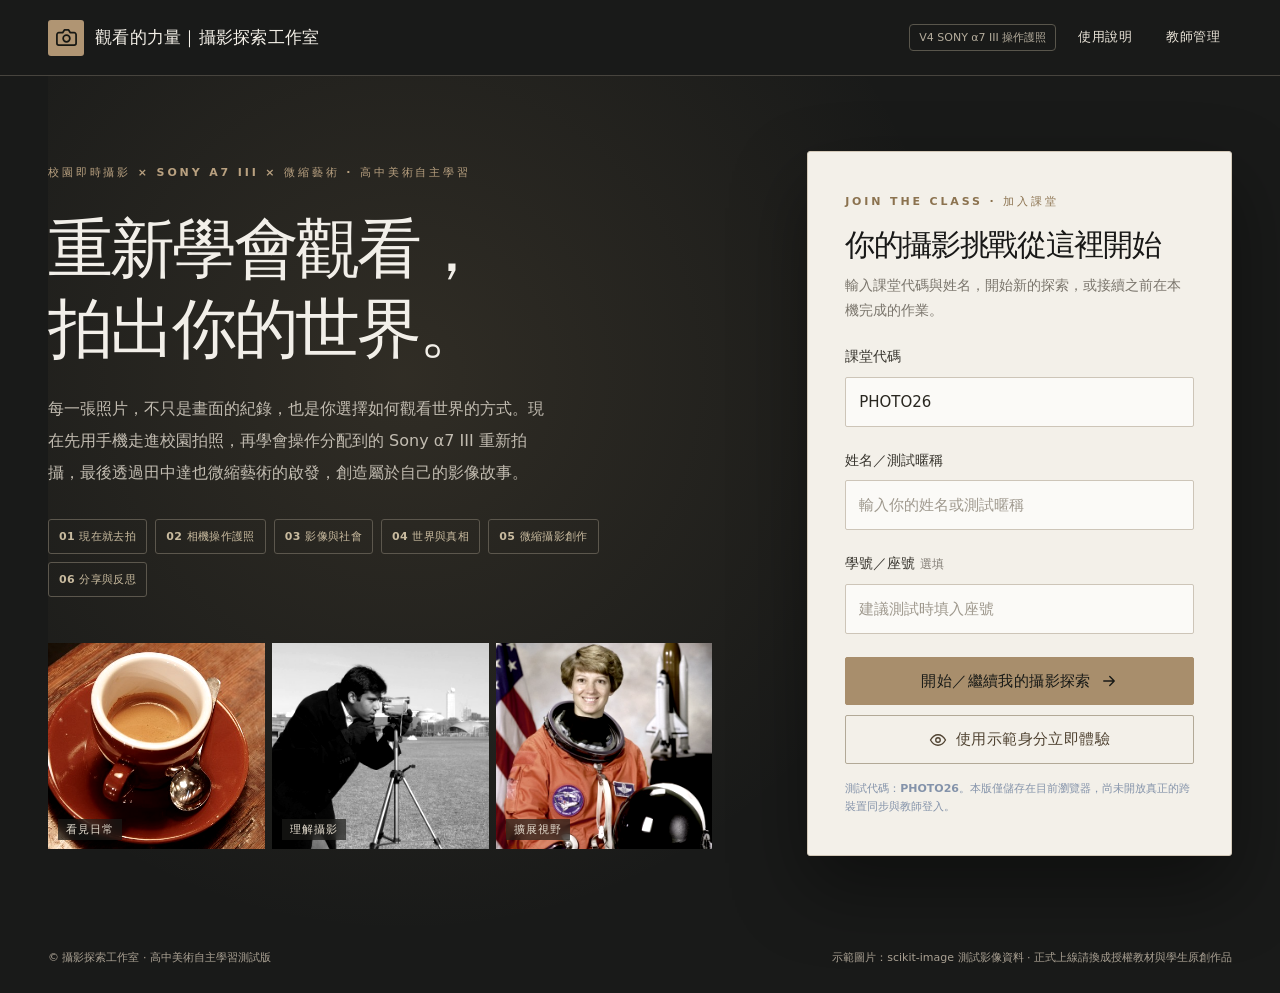
<file: experiments/photography-studio-v4/index.html>
<!doctype html>
<html lang="zh-Hant">
<head>
  <meta charset="UTF-8" />
  <meta name="viewport" content="width=device-width, initial-scale=1.0" />
  <meta name="theme-color" content="#191a19" />
  <meta name="description" content="觀看的力量：高中攝影藝術自主學習網站測試版。從生活觀察、攝影語言到個人創作與學習成果。" />
  <title>THE ART OF SEEING｜觀看的力量・攝影探索工作室</title>
  <style>:root{--blue:#215bd9;--blue-dark:#1549bd;--navy:#142440;--text:#283b57;--muted:#6a7890;--line:#dfe7f3;--pale:#eef4ff;--bg:#f7f9fd;--green:#0b986c;--orange:#b77727;--white:#fff;--shadow:0 18px 52px rgba(18,41,83,.07);font-family:Inter,-apple-system,BlinkMacSystemFont,"Noto Sans TC","Microsoft JhengHei",system-ui,sans-serif;color:var(--navy);font-synthesis:none}
*{box-sizing:border-box}html{scroll-behavior:smooth}body{margin:0;background:#fff;font-size:15px;line-height:1.75}button,input,textarea,select{font:inherit}button{cursor:pointer}a{color:var(--blue)}button:focus-visible,a:focus-visible,input:focus-visible,textarea:focus-visible,select:focus-visible{outline:3px solid rgba(33,91,217,.28);outline-offset:3px}button:disabled{opacity:.48;cursor:not-allowed}h1,h2,h3,p{margin:0}h1,h2,h3{line-height:1.3;letter-spacing:-.035em}ul{margin:0;padding-left:1.4em}.muted{color:var(--muted)}.small{font-size:13px}.tiny{font-size:11px}.eyebrow{color:var(--blue);text-transform:uppercase;letter-spacing:.08em;font-size:12px;font-weight:800}.page-width{width:min(1360px,calc(100% - 96px));margin:auto}.header{height:70px;border-bottom:1px solid #e8edf5;display:flex;align-items:center;background:rgba(255,255,255,.96);position:relative;z-index:10}.header-inner{display:flex;align-items:center;justify-content:space-between;gap:18px}.brand{display:flex;align-items:center;gap:11px;border:0;background:none;color:var(--navy);font-size:17px;font-weight:850;padding:0;letter-spacing:-.03em}.brand-symbol{width:36px;height:36px;border-radius:12px;background:var(--blue);display:grid;place-items:center;color:#fff;box-shadow:0 7px 16px rgba(33,91,217,.18)}.brand-symbol svg{width:23px;height:23px}.header-nav{display:flex;align-items:center;gap:10px}.nav-link{background:none;border:0;color:#455875;padding:9px 12px;border-radius:9px;font-size:13px;font-weight:650}.nav-link:hover{background:var(--pale);color:var(--blue)}.version{font-size:11px;color:#8995a5;border:1px solid var(--line);border-radius:100px;padding:3px 9px;margin-left:5px}.btn{background:var(--blue);color:white;border:1px solid var(--blue);border-radius:11px;padding:12px 18px;font-weight:780;display:inline-flex;justify-content:center;align-items:center;gap:9px;line-height:1.5;transition:.16s transform,.16s background,.16s box-shadow}.btn:hover:not(:disabled){background:var(--blue-dark);box-shadow:0 7px 16px rgba(33,91,217,.17);transform:translateY(-1px)}.btn:active:not(:disabled){transform:translateY(0)}.btn.secondary{background:#fff;border-color:#dbe4f4;color:var(--blue)}.btn.secondary:hover{background:#eff4ff;box-shadow:none}.btn.ghost{background:transparent;border:transparent;color:#536584}.btn.ghost:hover{background:#edf3ff;box-shadow:none}.btn.danger{color:#b82c37;border-color:#f2d2d7;background:#fff}.btn.full{width:100%}.btn.small-btn{font-size:13px;padding:8px 13px;border-radius:9px}.icon{width:18px;height:18px;display:inline-block;vertical-align:middle}.hero{min-height:calc(100svh - 70px);display:grid;grid-template-columns:minmax(0,1.2fr) minmax(370px,.8fr);gap:7%;align-items:center;padding-top:56px;padding-bottom:62px}.hero-copy{padding:25px 0 20px}.hero h1{font-size:clamp(43px,4.5vw,68px);font-weight:920;line-height:1.17;letter-spacing:-.065em;max-width:690px;margin:21px 0 20px}.hero-description{max-width:600px;color:#65758e;font-size:17px;line-height:1.95}.pill-row{display:flex;flex-wrap:wrap;gap:9px;margin-top:30px;max-width:620px}.pill{background:var(--pale);color:#1b51ba;border-radius:50px;font-size:12px;font-weight:800;padding:6px 13px;white-space:nowrap}.hero-photo-strip{display:flex;gap:10px;margin-top:45px;max-width:585px;height:152px}.hero-photo-strip img{min-width:0;width:33.33%;height:100%;object-fit:cover;border-radius:13px}.hero-photo-strip img:nth-child(2){object-position:50% 42%}.hero-photo-strip img:nth-child(3){object-position:50% 18%}.hero-photo-strip .photo-tile{flex:1;min-width:0;position:relative}.hero-photo-strip .photo-tile img{width:100%}.photo-tile span{position:absolute;bottom:9px;left:10px;color:white;font-weight:800;font-size:11px;background:rgba(15,30,48,.4);padding:1px 8px;border-radius:50px;backdrop-filter:blur(4px)}.join-card{border:1px solid #d9e3f5;box-shadow:var(--shadow);border-radius:22px;padding:37px 36px;background:#fff;width:100%;max-width:470px;justify-self:end}.join-card h2{font-size:27px;margin:14px 0 9px}.join-card .desc{color:var(--muted);font-size:14px;line-height:1.8}.field{display:flex;flex-direction:column;gap:8px;margin-top:21px}.field label{font-size:14px;color:#1c2e4c;font-weight:800}.field .hint{font-size:12px;font-weight:450;color:#8a96a9}.text-input{width:100%;height:50px;padding:12px 13px;background:white;border:1px solid #cddbf1;border-radius:10px;color:var(--navy);box-shadow:0 2px 4px rgba(37,65,109,.02);outline:0}.text-input:focus{border-color:var(--blue);box-shadow:0 0 0 3px rgba(33,91,217,.09)}textarea.text-input{height:auto;min-height:110px;resize:vertical;line-height:1.75}.text-input::placeholder{color:#98a5ba}.join-buttons{display:grid;gap:10px;margin-top:23px}.footnote{font-size:11px;color:#8493aa;margin-top:16px;line-height:1.6}.home-footer{padding:16px 0 26px;display:flex;justify-content:space-between;gap:20px;font-size:11px;color:#9ba5b3}.stage-shell{min-height:calc(100vh - 70px);background:var(--bg)}.stage-layout{display:grid;grid-template-columns:268px minmax(0,1fr);gap:28px;padding-top:33px;padding-bottom:65px;align-items:start}.sidebar{position:sticky;top:24px;border:1px solid var(--line);background:white;border-radius:18px;padding:21px 14px;box-shadow:0 5px 22px rgba(39,63,98,.025)}.sidebar-kicker{font-size:11px;letter-spacing:.08em;color:#8797ae;font-weight:850;padding:0 11px}.student-meta{padding:5px 11px 19px;border-bottom:1px solid #edf0f5;margin-bottom:16px}.student-meta strong{display:block;font-size:17px;margin-top:2px;overflow-wrap:anywhere}.student-meta span{font-size:12px;color:#8090a7}.progress-track{background:#eaf0fa;height:7px;border-radius:99px;overflow:hidden;margin:13px 11px 8px}.progress-fill{background:linear-gradient(90deg,#3978ed,#1b56d5);height:100%;border-radius:99px;transition:width .25s}.progress-label{font-size:12px;color:#7b8aa1;padding:0 11px 14px}.side-list{display:grid;gap:3px}.side-step{width:100%;border:0;border-radius:11px;display:flex;align-items:center;gap:11px;text-align:left;background:transparent;padding:12px 11px;color:#465773;font-weight:650;font-size:13px;line-height:1.35}.side-step:hover{background:#f5f8fe}.side-step.active{background:var(--pale);color:#154cbb}.step-num{width:30px;height:30px;border-radius:9px;background:#f3f6fb;display:grid;place-items:center;flex-shrink:0;font-weight:850;color:#63738d;font-size:12px}.side-step.active .step-num{background:#dce9ff;color:var(--blue)}.step-done{font-size:15px;color:var(--green);margin-left:auto;font-weight:900}.side-footer{padding:17px 10px 0;border-top:1px solid #edf0f5;margin-top:14px}.side-footer .btn{width:100%}.learning-main{min-width:0}.learning-header{display:flex;align-items:center;justify-content:space-between;gap:12px;margin-bottom:21px}.learning-header .crumb{font-size:12px;color:#798aa3;font-weight:700}.auto-save{display:inline-flex;align-items:center;gap:6px;color:#568776;font-size:12px}.auto-save:before{content:"";width:7px;height:7px;background:#30b987;border-radius:50%}.stage-card{background:white;border:1px solid var(--line);border-radius:20px;overflow:hidden;box-shadow:0 7px 32px rgba(27,47,82,.035)}.stage-top{padding:38px 43px 25px}.stage-top h1{font-size:clamp(27px,3vw,37px);font-weight:860;margin:10px 0 12px}.stage-top p{font-size:15px;color:var(--muted);max-width:690px;line-height:1.95}.stage-content{padding:0 43px 38px}.hero-visual{position:relative;height:275px;border-radius:15px;overflow:hidden;background:#d9e6f3;margin:5px 0 30px}.hero-visual img{width:100%;height:100%;object-fit:cover}.visual-overlay{position:absolute;inset:auto 0 0;background:linear-gradient(transparent,rgba(8,25,42,.8));color:#fff;padding:45px 22px 16px}.visual-overlay strong{display:block;font-size:18px}.visual-overlay span{font-size:12px;opacity:.9}.section-title{display:flex;align-items:center;gap:10px;font-weight:850;font-size:17px;margin:30px 0 13px}.section-title .number{display:grid;place-items:center;background:var(--pale);color:var(--blue);font-size:11px;width:28px;height:28px;border-radius:9px}.reading{background:#f7f9fe;border:1px solid #eaf0fb;border-radius:14px;padding:22px 24px;color:#4c5d76;line-height:2}.reading strong{color:var(--navy)}.reading p+p{margin-top:10px}.question-label{font-weight:800;color:var(--navy);margin:20px 0 10px;display:block}.question-sub{font-size:12px;color:#8592a4;margin-top:-5px;margin-bottom:12px}.choice-grid{display:grid;grid-template-columns:repeat(2,minmax(0,1fr));gap:10px}.choice{position:relative;display:flex;align-items:flex-start;gap:11px;padding:14px 16px;border:1px solid #dce5f2;border-radius:11px;cursor:pointer;background:white;line-height:1.55;color:#415572;font-size:14px}.choice input{accent-color:var(--blue);margin:4px 0 0;flex-shrink:0}.choice:has(input:checked){border-color:#7da5f9;background:#eff5ff;color:#1245b2}.choice strong{color:#1b3052}.activity-note{border-left:3px solid var(--blue);background:#f1f6ff;padding:13px 16px;color:#52668c;border-radius:0 9px 9px 0;font-size:13px;margin:18px 0}.toolbox{background:#f8faff;border-radius:14px;border:1px solid #e4ecfb;padding:20px;margin-top:18px}.toolbox-head{display:flex;align-items:center;justify-content:space-between;gap:14px;margin-bottom:14px;flex-wrap:wrap}.seg{display:flex;gap:3px;background:#eaf0fb;border-radius:9px;padding:4px}.seg button{background:transparent;color:#627391;border:0;font-size:12px;padding:8px 12px;border-radius:7px;font-weight:760}.seg button.active{background:white;color:var(--blue);box-shadow:0 2px 6px #1d4d9830}.crop-viewport{overflow:hidden;position:relative;height:280px;border-radius:10px;background:#e2e8f3}.crop-viewport img{width:100%;height:100%;object-fit:cover;transition:transform .5s,filter .5s;object-position:50% 52%}.crop-viewport.zoomed img{transform:scale(2.2)}.crop-viewport.adjusted img{filter:saturate(1.8) contrast(1.25) hue-rotate(17deg)}.crop-viewport .grid-overlay{position:absolute;inset:0;pointer-events:none;background:linear-gradient(to right,transparent 33.15%,#fff9 33.35%,transparent 33.55%,transparent 66.5%,#fff9 66.7%,transparent 66.9%),linear-gradient(to bottom,transparent 33.15%,#fff9 33.35%,transparent 33.55%,transparent 66.5%,#fff9 66.7%,transparent 66.9%);opacity:0;transition:opacity .25s}.crop-viewport.grid-on .grid-overlay{opacity:1}.tool-caption{font-size:12px;color:#687b95;margin-top:10px}.upload-box{position:relative;border:1.6px dashed #a9c2eb;border-radius:13px;background:#f8fbff;min-height:150px;display:flex;align-items:center;justify-content:center;text-align:center;padding:20px;cursor:pointer;transition:background .15s}.upload-box:hover{background:#edf5ff}.upload-box input{position:absolute;inset:0;opacity:0;cursor:pointer;width:100%;height:100%}.upload-box .upload-icon{font-size:30px;color:var(--blue);line-height:1}.upload-box strong{display:block;font-size:14px;color:#2a4b7d;margin-top:5px}.upload-box p{font-size:12px;color:#8697ad}.upload-preview{position:relative;overflow:hidden;border-radius:12px;border:1px solid var(--line);background:#f2f6fc;min-height:145px}.upload-preview img{width:100%;height:185px;object-fit:cover;display:block}.upload-preview .upload-foot{display:flex;align-items:center;justify-content:space-between;padding:9px 11px;font-size:12px;color:#687a91}.upload-preview .remove{color:#af4040;background:transparent;border:0;padding:0;font-weight:700}.upload-grid{display:grid;grid-template-columns:repeat(3,minmax(0,1fr));gap:13px}.upload-grid .upload-box{min-height:230px}.upload-grid .upload-preview img{height:230px}.tips{font-size:12px;color:#7a89a2;margin-top:10px}.task-actions{border-top:1px solid #edf1f6;display:flex;justify-content:space-between;gap:10px;padding:22px 43px;align-items:center;background:#fff}.task-actions .right-actions{display:flex;gap:10px}.result-preview{background:#f2f6fd;border:1px solid #e0e9f7;border-radius:14px;padding:20px 22px;margin-top:16px}.result-preview strong{display:block;margin-bottom:6px}.result-preview p{color:#677a98;font-size:13px}.badge-done{background:#e8f8f0;color:#0a8764;font-size:12px;font-weight:800;border-radius:50px;padding:5px 11px}.teacher-header{padding:49px 0 24px}.teacher-header h1{font-size:35px;margin:8px 0}.teacher-wrap{background:#f7f9fd;min-height:calc(100vh - 70px)}.notice{background:#fff9e8;border:1px solid #f2dfaa;color:#886021;padding:13px 17px;border-radius:12px;font-size:13px;line-height:1.8}.stats{display:grid;grid-template-columns:repeat(3,1fr);gap:15px;margin:22px 0}.stat{background:white;border:1px solid var(--line);border-radius:16px;padding:25px}.stat .stat-num{font-weight:860;font-size:33px;line-height:1.3}.stat .stat-name{color:#8090a7;font-size:12px;font-weight:740}.table-card{background:white;border:1px solid var(--line);border-radius:17px;overflow:hidden;margin-top:17px;margin-bottom:42px}.table-card h2{font-size:18px;padding:23px 22px 15px}.table-wrap{overflow:auto}table{width:100%;border-collapse:collapse;min-width:700px}th,td{padding:15px 20px;text-align:left;border-top:1px solid #ebf0f7;font-size:13px;white-space:nowrap}th{color:#7a8da5;font-size:11px;letter-spacing:.03em;background:#fbfcff}td{color:#3b506e}.table-pill{font-size:11px;background:#f0f4fc;border-radius:30px;padding:4px 9px}.table-pill.real{color:#116a52;background:#e7f7ef}.teacher-actions{display:flex;gap:10px;flex-wrap:wrap;align-items:center;margin-top:16px}.empty-state{text-align:center;padding:50px 20px;color:#8b9ab0}.empty-state strong{display:block;color:#536681}.toast{position:fixed;z-index:1000;bottom:24px;left:50%;transform:translate(-50%,120px);color:#fff;background:#243654;border-radius:12px;box-shadow:0 12px 32px #13294a45;padding:12px 20px;opacity:0;transition:.25s;pointer-events:none;font-size:13px;font-weight:700;max-width:calc(100% - 30px);text-align:center}.toast.show{transform:translate(-50%,0);opacity:1}.overlay{position:fixed;z-index:50;inset:0;background:rgba(10,24,50,.54);display:flex;align-items:center;justify-content:center;padding:20px;overflow-y:auto}.modal{background:white;border-radius:20px;width:min(900px,100%);max-height:calc(100vh - 42px);overflow-y:auto;box-shadow:0 40px 100px #10234050}.modal-top{padding:24px 29px;display:flex;justify-content:space-between;gap:18px;align-items:flex-start;border-bottom:1px solid var(--line);position:sticky;top:0;background:white;z-index:2}.modal-top h2{font-size:23px;margin-top:3px}.close-x{width:36px;height:36px;border:0;border-radius:10px;background:#f1f4f8;color:#576b86;font-size:23px;line-height:1}.modal-body{background:#f0f3f9;padding:25px;max-height:65vh;overflow:auto}.modal-actions{padding:16px 29px;border-top:1px solid var(--line);display:flex;justify-content:flex-end;gap:10px}.paper{max-width:750px;min-height:850px;padding:50px 54px;background:#fff;margin:0 auto;box-shadow:0 6px 22px #1939631f;color:#1e2c42}.paper .paper-kicker{color:#215bd9;font-size:12px;font-weight:850;letter-spacing:.1em}.paper h1{font-size:32px;line-height:1.3;margin:12px 0}.paper .paper-meta{font-size:12px;color:#6a7891;border-top:1px solid #dee5ee;border-bottom:1px solid #dee5ee;padding:13px 0;margin:20px 0}.paper .paper-section{border-bottom:1px solid #ecf0f5;padding:15px 0;break-inside:avoid}.paper h3{font-size:15px;color:#123e93;margin-bottom:7px}.paper p{font-size:12px;line-height:1.9;color:#40536d;white-space:pre-wrap;overflow-wrap:anywhere}.paper .paper-photo{width:100%;max-height:340px;object-fit:contain;background:#f6f7fa;border-radius:8px;margin:12px 0;break-inside:avoid}.paper .paper-footer{font-size:10px;color:#9ca5b3;margin-top:25px}.help-points{padding-left:20px;margin:8px 0 0}.help-points li{padding:4px 0;color:#526680;font-size:14px}.checkbox-row{display:flex;align-items:flex-start;gap:10px;font-size:13px;color:#5a6a81;margin:8px 0}.checkbox-row input{margin-top:6px;accent-color:var(--blue)}.ratings{display:flex;gap:7px;flex-wrap:wrap}.ratings .choice{padding:9px 12px;min-width:49px;align-items:center;justify-content:center}.ratings .choice input{margin:0}.form-note{font-size:11px;color:#8795aa;margin-top:6px}
@media(max-width:1100px){.page-width{width:min(100% - 54px,1360px)}.hero{gap:35px;grid-template-columns:minmax(0,1fr) 405px}.hero h1{font-size:51px}.join-card{padding:30px}.stage-layout{grid-template-columns:228px minmax(0,1fr);gap:18px}.stage-content,.stage-top{padding-left:30px;padding-right:30px}.task-actions{padding-left:30px;padding-right:30px}}
@media(max-width:800px){.page-width{width:calc(100% - 36px)}.header{height:61px}.hero{grid-template-columns:1fr;padding:53px 0 40px;gap:32px}.hero-copy{padding:0}.hero h1{font-size:clamp(42px,9vw,65px);margin-top:16px}.hero-photo-strip{margin-top:26px;height:130px;max-width:none}.join-card{max-width:none;justify-self:stretch}.home-footer{flex-direction:column;gap:2px}.stage-layout{grid-template-columns:1fr;padding-top:19px}.sidebar{position:static}.side-list{grid-template-columns:repeat(3,1fr);gap:5px}.side-step{padding:9px 7px;font-size:12px;gap:6px}.step-num{width:25px;height:25px;min-width:25px;border-radius:7px;font-size:11px}.side-footer{display:none}.student-meta{padding-bottom:8px}.sidebar-kicker{padding-top:0}.sidebar{padding:15px}.progress-track{margin-top:6px}.stats{grid-template-columns:repeat(3,1fr)}}
@media(max-width:560px){.page-width{width:calc(100% - 30px)}.brand{font-size:14px;gap:8px}.brand-symbol{width:31px;height:31px;border-radius:9px}.version{display:none}.nav-link{font-size:12px;padding:6px}.hero{padding-top:37px}.hero h1{font-size:42px}.hero-description{font-size:14px}.hero-photo-strip{height:112px;gap:6px}.hero-photo-strip img{border-radius:9px}.join-card{padding:26px 20px;border-radius:18px}.join-card h2{font-size:25px}.pill{font-size:10px;padding:5px 9px}.pill-row{gap:6px}.stage-top{padding:26px 20px 20px}.stage-content{padding:0 20px 27px}.stage-top h1{font-size:26px}.side-step{font-size:11px;flex-direction:column;align-items:center;text-align:center;padding:10px 4px;position:relative}.step-done{position:absolute;right:4px;top:3px;font-size:12px}.task-actions{padding:16px 20px;flex-wrap:wrap}.task-actions .right-actions{width:100%}.task-actions .right-actions .btn{flex:1}.choice-grid{grid-template-columns:1fr}.upload-grid{grid-template-columns:1fr}.upload-grid .upload-box{min-height:120px}.upload-grid .upload-preview img{height:200px}.hero-visual{height:205px}.crop-viewport{height:210px}.reading{padding:17px 15px}.stats{grid-template-columns:1fr;gap:9px}.stat{padding:16px}.teacher-header{padding-top:28px}.teacher-header h1{font-size:26px}.modal-top,.modal-actions{padding:17px}.modal-body{padding:12px}.paper{padding:25px 19px;min-height:500px}.paper h1{font-size:25px}.modal-actions .btn{font-size:12px}}
@media print{@page{size:A4 portrait;margin:15mm 16mm}body{background:#fff!important}#app,#toast,#overlayRoot{display:none!important}#printArea{display:block!important}.paper{width:auto;max-width:none;box-shadow:none;padding:0;min-height:0;margin:0;color:#000}.paper h1{font-size:25pt}.paper h3{font-size:12pt}.paper p{font-size:10pt}.paper .paper-section{break-inside:avoid}.paper .paper-photo{max-height:94mm}.paper .paper-meta{font-size:9pt}.paper .paper-footer{margin-top:12mm}}
#printArea{display:none}
@media(max-width:560px){.header-inner{gap:6px}.brand{min-width:0;flex:1}.brand span:last-child{display:block;white-space:nowrap;overflow:hidden;text-overflow:ellipsis;font-size:12px}.header-nav{gap:0;flex-shrink:0}.header-nav .nav-link{white-space:nowrap;font-size:11px;padding:6px 5px}.header-nav .nav-link:first-of-type{display:none}}

/* THE ART OF SEEING | Editorial / Commercial Photography Edition */
:root{--blue:#9d825f;--blue-dark:#765e42;--navy:#181817;--text:#34332f;--muted:#72706b;--line:#dcd7cd;--pale:#f0ece4;--bg:#efede8;--green:#567b64;--orange:#9f7846;--white:#fff;--shadow:0 22px 70px rgba(0,0,0,.13);font-family:Inter,"Noto Sans TC","PingFang TC","Microsoft JhengHei",system-ui,sans-serif}
body{background:#191a19;color:var(--navy)}
.header{height:76px;background:#191a19;border-bottom:1px solid #47443e;color:#f8f4ed}
.brand{color:#f5f1e9;letter-spacing:.015em;font-weight:650}
.brand-symbol{border-radius:3px;background:#b09573;color:#161713;box-shadow:none}
.header .nav-link{color:#ebe5d9;font-weight:500;letter-spacing:.035em}
.header .nav-link:hover{background:#32332f;color:white}
.header .version{color:#b5ad9d;border-color:#59564c;border-radius:4px}
.hero{min-height:calc(100svh - 76px);grid-template-columns:minmax(0,1.22fr) minmax(365px,.78fr);gap:8%;padding-top:62px;padding-bottom:63px;position:relative}
.hero:before{content:"";position:absolute;pointer-events:none;inset:0;background:radial-gradient(circle at 30% 35%,rgba(190,160,112,.14),transparent 56%);z-index:0}
.hero > *{position:relative;z-index:1}
.hero .eyebrow{color:#b9a180;letter-spacing:.26em;font-size:11px;font-weight:600}
.hero h1{color:#f2efe9;letter-spacing:-.048em;font-size:clamp(50px,5.1vw,78px);font-weight:660;line-height:1.22;margin:27px 0 24px;max-width:700px}
.hero-description{color:#c2bcb1;font-size:16px;max-width:510px;line-height:2.0;font-weight:370}
.pill-row{gap:8px;margin-top:30px}
.pill{background:transparent;color:#c9bb9f;border:1px solid #5c574d;border-radius:3px;font-weight:550;letter-spacing:.035em;padding:7px 10px;font-size:11px}
.hero-photo-strip{height:206px;margin-top:46px;max-width:680px;gap:7px}
.hero-photo-strip .photo-tile img{border-radius:0;filter:grayscale(.3) contrast(1.14);transition:filter .28s,transform .3s}
.hero-photo-strip .photo-tile{overflow:hidden}
.hero-photo-strip .photo-tile:hover img{filter:grayscale(0) contrast(1.1);transform:scale(1.035)}
.photo-tile span{border-radius:0;background:#1c1c19ac;color:#e5ddcf;font-weight:500;letter-spacing:.09em;text-transform:uppercase}
.join-card{background:#f3f0e9;border:1px solid #d3c9b9;box-shadow:0 32px 74px #0006;border-radius:3px;padding:40px 37px;max-width:470px}
.join-card .eyebrow{color:#8b724f}
.join-card h2{font-size:30px;letter-spacing:-.045em;font-weight:650}
.join-card .desc{color:#7a756c}
.field label{color:#37342d;font-weight:620}
.field .hint{color:#847f77}
.text-input{border:1px solid #cdc5b8;border-radius:2px;box-shadow:none;background:#fbfaf7;color:#292720}
.text-input:focus{border-color:#92765b;box-shadow:0 0 0 3px #b8a38733}
.text-input::placeholder{color:#9f998e}
.btn{background:#a88e6c;color:#171916;border-color:#a88e6c;border-radius:2px;font-weight:690;letter-spacing:.028em;box-shadow:none;transition:.22s ease}
.btn:hover:not(:disabled){background:#c0a47e;color:#171916;box-shadow:0 9px 24px #48392633}
.btn.secondary{background:transparent;border-color:#b2a997;color:#504332}
.btn.secondary:hover{background:#e6dfd1;color:#322c21}
.btn.ghost{color:#665f55;border-color:transparent}
.btn.ghost:hover{background:#e7e3dc;color:#302e29}
.btn.danger{background:#fff;border-color:#d9b4b4;color:#a53f45}
.home-footer{color:#aba294}
.stage-shell,.teacher-wrap{background:#ebe9e3}
.stage-layout{padding-top:42px}
.sidebar{border-radius:2px;border-color:#ded8ce;box-shadow:none;padding:25px 14px}
.student-meta{border-color:#e7e2d9}
.sidebar-kicker{letter-spacing:.20em;color:#87745c}
.student-meta span,.progress-label{color:#817b72}
.progress-track{background:#e8e1d6;border-radius:0;height:4px}
.progress-fill{background:#ab906d;border-radius:0}
.side-step{color:#645e55;border-radius:2px;font-weight:550}
.side-step:hover{background:#f7f4ef}
.side-step.active{background:#e9e0d2;color:#655039}
.step-num{border-radius:1px;background:#efebe4;color:#777064}
.side-step.active .step-num{background:#b19874;color:#fff}
.stage-card{border-radius:2px;border-color:#ded9d0;box-shadow:none}
.learning-header .crumb{color:#6e685f;letter-spacing:.035em}
.stage-top{padding-top:44px}
.stage-top .eyebrow{letter-spacing:.24em;color:#937955;font-weight:640}
.stage-top h1{font-size:clamp(30px,3.4vw,43px);font-weight:670;letter-spacing:-.045em}
.stage-top p{color:#716e66}
.hero-visual{height:355px;border-radius:0;background:#d7d2cb}
.hero-visual img{filter:contrast(1.08) saturate(.68)}
.visual-overlay{padding:100px 27px 25px;background:linear-gradient(transparent,#161715cc)}
.visual-overlay strong{font-size:23px;font-weight:590}
.section-title{font-size:20px;font-weight:670}
.section-title .number{background:#c6b297;color:#302b24;border-radius:1px}
.reading{background:#f4f1eb;border:1px solid #e6dfd4;border-radius:2px;color:#5d5850;padding:27px 30px}
.reading strong{color:#2b2823}
.question-label{color:#292720;font-weight:660}
.choice{border:1px solid #dcd4ca;border-radius:1px;color:#524b43}
.choice:has(input:checked){border-color:#b39870;background:#f0e8dc;color:#4b3d2b}
.choice input,.checkbox-row input{accent-color:#9d825f}
.choice strong{color:#3e3930}
.toolbox{background:#f4f1ea;border-color:#e4ddd4;border-radius:2px}
.seg{background:#e7dfd3;border-radius:1px}
.seg button{border-radius:1px;color:#6e6352}
.seg button.active{color:#45372a;box-shadow:none}
.crop-viewport,.upload-preview{border-radius:1px}
.upload-box{border-color:#ac987d;background:#f9f6f0;border-radius:1px}
.upload-box:hover{background:#f3eee5}
.upload-box strong{color:#67503b}
.upload-box .upload-icon{color:#997954}
.activity-note{background:#f5eee3;border-left-color:#a68a67;color:#5e564d;border-radius:0}
.task-actions{background:#fff;border-top-color:#e9e2d9}
.result-preview{background:#f7f3ec;border-color:#e5dbcd;border-radius:2px}
.stat,.table-card{border-radius:2px;border-color:#ded8cc;box-shadow:none}
.teacher-header .eyebrow{letter-spacing:.22em}
.teacher-header h1{font-weight:650;letter-spacing:-.04em}
.notice{border-radius:1px}
.table-pill{border-radius:1px;background:#eee8dd}
th{background:#f7f4ef;color:#696154}
td{color:#474138}
.toast{border-radius:1px;background:#23211e}
.overlay{background:#111111b8}
.modal,.modal-top,.modal-body{border-radius:2px}
.modal-body{background:#e9e6df}
.paper{color:#252522}
.paper .paper-kicker{color:#957550}
.paper h3{color:#4f4333}
.paper .paper-photo{border-radius:1px}
@media(max-width:800px){.hero{grid-template-columns:1fr;padding-top:58px}.hero h1{font-size:clamp(47px,9vw,68px)}.join-card{max-width:none}.hero-photo-strip{height:200px}}
@media(max-width:560px){.header{height:62px}.hero{padding-top:42px;padding-bottom:42px}.hero h1{font-size:46px}.hero-photo-strip{height:138px;margin-top:25px}.join-card{padding:28px 22px}.hero-description{font-size:14px}.stage-top{padding-top:29px}.stage-top h1{font-size:29px}.hero-visual{height:230px}.reading{padding:19px 17px}}
@media print{.paper .paper-kicker{color:#7d6448}.paper h3{color:#473a2b}.paper{background:white}.paper h1{font-weight:670}}


/* V3: first-hand campus observation and Tanaka miniature fieldwork */
.micro-guide{display:grid;grid-template-columns:repeat(2,minmax(0,1fr));gap:12px;margin:16px 0 26px}
.micro-guide>div{border:1px solid #d5d1ca;background:#f8f6f1;padding:20px 19px;border-radius:11px;min-height:102px}
.micro-guide b{display:block;font-size:14px;color:#342d27;letter-spacing:.02em;margin-bottom:7px}
.micro-guide span{font-size:13px;color:#66615a;line-height:1.7}
.campus-upload{width:100%;max-width:660px;min-height:235px;margin:12px 0}
.campus-upload img{width:100%;height:auto;max-height:420px;object-fit:contain}
.link-panel{display:flex;align-items:center;justify-content:space-between;gap:22px;padding:24px;margin:12px 0 25px;background:#eeeae2;border-left:3px solid #ba9b70;border-radius:8px}
.link-panel strong{color:#302c26;font-size:17px}
.link-panel p{font-size:13px;line-height:1.8;color:#615d57;margin-top:9px;max-width:560px}
.link-panel a.btn{white-space:nowrap;text-decoration:none}
@media(max-width:720px){.micro-guide{grid-template-columns:1fr}.link-panel{flex-direction:column;align-items:stretch}.link-panel a.btn{white-space:normal}}
@media print{.paper .paper-photo{max-height:95mm;object-fit:contain;break-inside:avoid}.paper .paper-meta{font-size:9.5pt}.paper .paper-section{break-inside:auto}.paper .paper-section h3{break-after:avoid}}


/* Sony Alpha 7 III camera passport */
.sony-card{background:linear-gradient(145deg,#f7f6f2,#f1eee8);border:1px solid #d9d3c8;border-radius:17px;padding:27px;margin:16px 0 22px}
.sony-kicker{font:700 11px/1.4 Inter,system-ui,sans-serif;letter-spacing:.16em;color:#8f7055;margin-bottom:11px}
.sony-card h3{color:#262624;font-size:clamp(22px,2.9vw,29px);line-height:1.32;margin-bottom:10px}
.sony-card p{color:#4a4a45;font-size:14px;line-height:1.8;margin:9px 0 16px}
.sony-fields{display:grid;grid-template-columns:1fr 1fr;gap:14px;margin:20px 0 16px}
.sony-check-grid{display:grid;grid-template-columns:1fr 1fr;gap:10px}
.sony-check{display:flex;align-items:flex-start;gap:10px;padding:13px 12px;border:1px solid #dedbd5;border-radius:9px;background:#fff;cursor:pointer}
.sony-check:has(input:checked){border-color:#ad9775;background:#fffaf0}
.sony-check input{width:19px;height:19px;accent-color:#8b6c45;flex:none;margin-top:3px}
.sony-check span{display:flex;flex-direction:column;gap:3px}.sony-check strong{font-size:13px;color:#252a30}.sony-check small{color:#62676d;font-size:12px;line-height:1.6}
.sony-mini-title{font-size:14px;font-weight:800;color:#383730;margin:20px 0 9px}
.sony-card .link-panel{background:#fff}.sony-disclaimer{padding-top:14px;border-top:1px solid #ddd7cc;font-size:12px!important;color:#665f53!important}
.sony-compare{display:grid;grid-template-columns:1fr 1fr;gap:15px;margin:18px 0 22px}
.sony-compare>div{min-width:0;background:#eae9e5;border-radius:12px;overflow:hidden;display:flex;flex-direction:column}
.sony-compare span{font-size:12px;font-weight:700;color:#4d4c49;padding:9px 12px;background:#f4f1e9}
.sony-compare img{width:100%;height:200px;object-fit:contain;background:#242525}
.sony-compare p{font-size:13px;color:#69685f;margin:auto;padding:30px 16px;text-align:center}
@media(max-width:700px){.sony-card{padding:18px}.sony-check-grid,.sony-fields{grid-template-columns:1fr}.sony-compare img{height:150px}}
</style>
</head>
<body>
  <div id="app" aria-live="polite"></div>
  <div id="toast" class="toast" role="status" aria-live="polite"></div>
  <div id="overlayRoot"></div>
  <div id="printArea"></div>
  <script>/* 攝影探索工作室 V1 — 前端示範版。無真正登入、無伺服器、無雲端備份。 */
(() => {
  'use strict';
  const STORAGE = 'photography_studio_demo_v1';
  const CLASS_CODE = 'PHOTO26';
  const PHOTO_ASSETS = {"coffee": "[data-uri]", "camera": "[data-uri]", "astronaut": "[data-uri]", "rocket": "[data-uri]"};
  const photo = name => PHOTO_ASSETS[name] || ''; 
  const stages = [
    { name:'現在就去拍', subtitle:'校園即時攝影任務', desc:'現在走進校園，當場觀察、拍攝並上傳一張作品。', tag:'走出教室・實拍上傳' },
    { name:'相機操作護照', subtitle:'Sony α7 III 實拍挑戰', desc:'領取分配的 Sony α7 III，完成開機、對焦、A 模式與校園重新拍攝。', tag:'α7 III・自主操作・作品比較' },
    { name:'影像與社會', subtitle:'攝影可以改變什麼？', desc:'攝影不只留下當下，也可能讓被忽略的議題走進社會的視線。', tag:'關懷身邊世界' },
    { name:'世界與真相', subtitle:'眼見一定為憑嗎？', desc:'照片可以是真實場景的紀錄，也可能經過裁切、調色或重新編排。', tag:'學習判斷影像' },
    { name:'微縮攝影創作', subtitle:'讓小人物走進校園', desc:'欣賞田中達也作品，向老師領取小人物，拍出自己發想的微縮世界。', tag:'藝術欣賞・小人物拍攝' },
    { name:'分享與反思', subtitle:'我的觀看宣言', desc:'回顧六個階段的學習，把觀察、創作與成長整理成自己的攝影故事。', tag:'完成學習成果' }
  ];
  let canPersist = true;
  let store = readStore();
  let state = { screen:'home', index:0, userKey:null, crop:'all', grid:false, edit:'original' };
  let toastTimer;
  function readStore(){ try { const v=JSON.parse(localStorage.getItem(STORAGE)||'{}');return v && typeof v==='object'&&v.records ? v:{records:{}} } catch{canPersist=false;return {records:{}}} }
  function writeStore(){ try{localStorage.setItem(STORAGE,JSON.stringify(store));canPersist=true;return true}catch(err){if(err && err.name==='SecurityError'){canPersist=false;toast('目前瀏覽器限制本機儲存：本次可以操作，但重新開啟可能遺失資料。');return true}toast('儲存空間不足，請減少圖片容量或更換瀏覽器。');return false} }
  function e(text){return String(text==null?'':text).replace(/[&<>"']/g,m=>({'&':'&amp;','<':'&lt;','>':'&gt;','"':'&quot;',"'":'&#39;'}[m]))}
  function nl(s){return e(s||'').replace(/\n/g,'<br>')}
  function icon(name){ const d={camera:'<path d="M14 4h-4l-2 3H4a2 2 0 0 0-2 2v9a2 2 0 0 0 2 2h16a2 2 0 0 0 2-2V9a2 2 0 0 0-2-2h-4l-2-3Z"/><circle cx="12" cy="13" r="3.5"/>',arrow:'<path d="M5 12h14m-6-6 6 6-6 6"/>',back:'<path d="m13 18-6-6 6-6"/>',save:'<path d="M20 6 9 17l-5-5"/>',layers:'<rect width="15" height="10" x="4.5" y="3" rx="2"/><path d="m3 11 9 6 9-6M3 16l9 5 9-5"/>',download:'<path d="M12 3v12m-4-4 4 4 4-4M5 17v3h14v-3"/>',image:'<rect x="3" y="3" width="18" height="18" rx="2"/><circle cx="8.5" cy="8.5" r="1.5"/><path d="m21 15-5-5L5 21"/>',check:'<path d="m5 12 4 4L19 6"/>',eye:'<path d="M2 12s4-7 10-7 10 7 10 7-4 7-10 7S2 12 2 12Z"/><circle cx="12" cy="12" r="3"/>',help:'<circle cx="12" cy="12" r="10"/><path d="M9.5 9a2.5 2.5 0 1 1 4.3 1.7c-.9.7-1.8 1.1-1.8 2.8M12 17h.01"/>',book:'<path d="M4 19.5A2.5 2.5 0 0 1 6.5 17H20M6.5 2H20v20H6.5A2.5 2.5 0 0 1 4 19.5v-15A2.5 2.5 0 0 1 6.5 2Z"/>'};return `<svg class="icon" xmlns="http://www.w3.org/2000/svg" width="20" height="20" viewBox="0 0 24 24" fill="none" stroke="currentColor" stroke-width="1.8" stroke-linecap="round" stroke-linejoin="round" aria-hidden="true">${d[name]||d.camera}</svg>`}
  function getRec(){return store.records[state.userKey]||null}
  function ans(k){ const rec=getRec();return rec && rec.answers[k]!==undefined?rec.answers[k]:'' }
  function txt(k){return e(ans(k))}
  function isDone(i,rec=getRec()){
    if(!rec)return false;const a=rec.answers||{};const t=k=>String(a[k]||'').trim();
    if(i===0)return !!rec.campusPhoto&&t('campusPlace').length>=2&&t('campusObservation').length>=10;
    if(i===1)return !!t('composition')&&t('visualComparison').length>=10&&t('cameraSimFinding').length>=10&&t('cameraId').length>=1&&t('sonyComparison').length>=10&&!!rec.sonyPhoto&&[1,2,3,4,5,6].every(n=>a['sonyCheck'+n]===true);
    if(i===2)return !!t('ethics')&&t('socialQuestion').length>=10;
    if(i===3)return !!t('sourceAction')&&t('verificationReason').length>=10;
    if(i===4)return !!(rec.photos||[]).some(Boolean)&&t('workTitle').length>=2&&t('workConcept').length>=10&&t('miniatureIdea').length>=10;
    if(i===5)return t('reflection').length>=20&&t('growth').length>=10&&!!t('selfRating');
    return false;
  }
  function progress(rec=getRec()){return rec? stages.reduce((n,_,i)=>n+(isDone(i,rec)?1:0),0):0}
  function stamp(t){return t?new Date(t).toLocaleString('zh-TW',{month:'numeric',day:'numeric',hour:'2-digit',minute:'2-digit'}):'—'}
  function toast(message){const el=document.getElementById('toast');el.textContent=message;el.classList.add('show');clearTimeout(toastTimer);toastTimer=setTimeout(()=>el.classList.remove('show'),3000)}
  function header(){return `<header class="header"><div class="page-width header-inner"><button class="brand" data-action="home" aria-label="返回攝影探索工作室首頁"><span class="brand-symbol">${icon('camera')}</span><span>觀看的力量｜攝影探索工作室</span></button><nav class="header-nav" aria-label="主要導覽"><span class="version">V4 SONY α7 III 操作護照</span>${state.screen==='learning'?'<button class="nav-link" data-action="home">回首頁</button>':''}<button class="nav-link" data-action="help">使用說明</button><button class="nav-link" data-action="teacher">教師管理</button></nav></div></header>`}
  function render(){let body=state.screen==='home'?home():state.screen==='teacher'?teacher():learning();document.getElementById('app').innerHTML=header()+body; document.title=(state.screen==='learning'?stages[state.index].name+'｜':'')+'觀看的力量｜攝影探索工作室';}
  function home(){return `<main><div class="page-width hero"><section class="hero-copy"><div class="eyebrow">校園即時攝影 × Sony α7 III × 微縮藝術 · 高中美術自主學習</div><h1>重新學會觀看，<br>拍出你的世界。</h1><p class="hero-description">每一張照片，不只是畫面的紀錄，也是你選擇如何觀看世界的方式。現在先用手機走進校園拍照，再學會操作分配到的 Sony α7 III 重新拍攝，最後透過田中達也微縮藝術的啟發，創造屬於自己的影像故事。</p><div class="pill-row">${stages.map((s,i)=>`<span class="pill">${String(i+1).padStart(2,'0')} ${e(s.name)}</span>`).join('')}</div><div class="hero-photo-strip"><div class="photo-tile"><img src="${photo('coffee')}" alt="咖啡杯與桌上光影的攝影示範"><span>看見日常</span></div><div class="photo-tile"><img src="${photo('camera')}" alt="經典黑白紀實攝影示範"><span>理解攝影</span></div><div class="photo-tile"><img src="${photo('astronaut')}" alt="太空人影像範例"><span>擴展視野</span></div></div></section><section class="join-card"><div class="eyebrow">JOIN THE CLASS · 加入課堂</div><h2>你的攝影挑戰從這裡開始</h2><p class="desc">輸入課堂代碼與姓名，開始新的探索，或接續之前在本機完成的作業。</p><form id="joinForm"><div class="field"><label for="classCode">課堂代碼</label><input id="classCode" class="text-input" name="classCode" placeholder="輸入課堂代碼" value="${CLASS_CODE}" required maxlength="16" autocomplete="off"></div><div class="field"><label for="studentName">姓名／測試暱稱</label><input id="studentName" class="text-input" name="name" placeholder="輸入你的姓名或測試暱稱" required maxlength="36" autocomplete="off"></div><div class="field"><label for="studentId">學號／座號 <span class="hint">選填</span></label><input id="studentId" class="text-input" name="studentId" placeholder="建議測試時填入座號" maxlength="24" autocomplete="off"></div><div class="join-buttons"><button class="btn full" type="submit">開始／繼續我的攝影探索 ${icon('arrow')}</button><button class="btn secondary full" type="button" data-action="demo">${icon('eye')} 使用示範身分立即體驗</button></div></form><p class="footnote">測試代碼：<strong>${CLASS_CODE}</strong>。本版僅儲存在目前瀏覽器，尚未開放真正的跨裝置同步與教師登入。</p></section></div><footer class="page-width home-footer"><span>© 攝影探索工作室 · 高中美術自主學習測試版</span><span>示範圖片：scikit-image 測試影像資料 · 正式上線請換成授權教材與學生原創作品</span></footer></main>`}
  function learning(){const rec=getRec();if(!rec){state.screen='home';return home()};return `<div class="stage-shell"><div class="page-width stage-layout"><aside class="sidebar" aria-label="六階段學習導覽"><div class="sidebar-kicker">MY LEARNING JOURNEY</div><div class="student-meta"><strong>${e(rec.name)}</strong><span>${e(rec.classCode)}${rec.studentId?' · '+e(rec.studentId):''}</span></div><div class="sidebar-kicker">課程完成進度</div><div class="progress-track"><div class="progress-fill" id="progressFill" style="width:${progress()/6*100}%"></div></div><div class="progress-label" id="progressLabel">${progress()} / 6 個任務已完成</div><div class="side-list">${stages.map((s,i)=>`<button class="side-step ${i===state.index?'active':''}" data-action="step" data-index="${i}" ${i===state.index?'aria-current="step"':''}><span class="step-num">${String(i+1).padStart(2,'0')}</span><span>${e(s.name)}</span>${isDone(i)?'<span class="step-done" aria-label="已完成">✓</span>':''}</button>`).join('')}</div><div class="side-footer"><button class="btn secondary small-btn" data-action="preview">${icon('download')} 學習成果預覽</button></div></aside><main class="learning-main"><div class="learning-header"><div class="crumb">攝影探索工作室　/　第 ${String(state.index+1).padStart(2,'0')} 關</div><div class="auto-save" id="saveStatus">${canPersist?'自動儲存至此瀏覽器':'暫存模式 · 重開將遺失'}</div></div><article class="stage-card"><div class="stage-top"><div class="eyebrow">CHALLENGE ${String(state.index+1).padStart(2,'0')} · ${e(stages[state.index].tag)}</div><h1>${e(stages[state.index].name)}<span style="color:#bbc5d7;margin:0 8px">｜</span>${e(stages[state.index].subtitle)}</h1><p>${e(stages[state.index].desc)}</p></div><div class="stage-content">${stageBody(state.index)}</div><footer class="task-actions"><button class="btn ghost small-btn" data-action="prev" ${state.index===0?'disabled':''}>${icon('back')} 上一關</button><div class="right-actions">${state.index===5?`<button class="btn secondary" data-action="preview">${icon('eye')} 預覽學習成果</button><button class="btn" data-action="preview">${icon('download')} 輸出 PDF ${icon('arrow')}</button>`:`<button class="btn secondary" data-action="next-skip">稍後完成</button><button class="btn" data-action="next">儲存並進入下一關 ${icon('arrow')}</button>`}</div></footer></article><p class="footnote">你可以從左側切換任務。回答會自動儲存在目前瀏覽器中，關閉後以相同代碼及身分可接續學習。</p></main></div></div>`}
  function imageHero(src,title,sub,alt){return `<div class="hero-visual"><img src="${photo(src)}" alt="${e(alt)}"><div class="visual-overlay"><strong>${e(title)}</strong><span>${e(sub)}</span></div></div>`}
  function heading(n,title){return `<h2 class="section-title"><span class="number">${n}</span>${e(title)}</h2>`}
  function question(title){return `<label class="question-label">${title}</label>`}
  function area(k,placeholder,rows=4){return `<textarea class="text-input" rows="${rows}" data-field="${k}" placeholder="${e(placeholder)}">${txt(k)}</textarea>`}
  function radio(group,options){return `<div class="choice-grid">${options.map(([v,title,detail])=>`<label class="choice"><input type="radio" name="${group}" data-field="${group}" value="${e(v)}" ${ans(group)===v?'checked':''}><span><strong>${e(title)}</strong>${detail?`<br><span class="small">${e(detail)}</span>`:''}</span></label>`).join('')}</div>`}
  function uploadSlot(i){const img=(getRec().photos||[])[i];return img?`<div class="upload-preview"><img src="${img}" alt="已上傳的第 ${i+1} 張攝影作品"><div class="upload-foot">第 ${i+1} 張照片 <button class="remove" data-action="remove-photo" data-index="${i}" aria-label="移除第 ${i+1} 張照片">移除照片</button></div></div>`:`<label class="upload-box"><input type="file" data-upload="${i}" accept="image/*" aria-label="上傳第 ${i+1} 張攝影作品"><span><div class="upload-icon">＋</div><strong>${i===0?'上傳你的代表作品':`上傳第 ${i+1} 張照片`}</strong><p>點選選擇 JPG、PNG 或其他常見照片</p></span></label>`}
  function campusUploadSlot(){const img=getRec().campusPhoto;return img?`<div class="upload-preview campus-upload"><img src="${img}" alt="剛剛在校園拍攝的原創照片"><div class="upload-foot">已上傳現在拍攝的校園照片 <button class="remove" data-action="remove-campus-photo" aria-label="移除校園實拍照片">移除照片</button></div></div>`:`<label class="upload-box campus-upload"><input type="file" data-campus-upload="1" accept="image/*" aria-label="立即拍攝或上傳剛才的校園照片"><span><div class="upload-icon">＋</div><strong>上傳剛剛在校園拍的照片</strong><p>手機可直接拍照或從相簿選取｜JPG、PNG 等｜上限 12MB</p></span></label>`}

  function sonyCameraUploadSlot(){
    const r=getRec(),img=r&&r.sonyPhoto;
    return img?'<div class="upload-preview campus-upload"><img src="'+img+'" alt="Sony α7 III 校園實拍作品"><div class="upload-foot">已上傳 Sony α7 III 實拍照片 <button class="remove" data-action="remove-sony-photo">移除照片</button></div></div>':'<label class="upload-box campus-upload"><input type="file" data-sony-upload="1" accept="image/*" aria-label="上傳 Sony α7 III 拍攝的校園作品"><span><div class="upload-icon">＋</div><strong>上傳 Sony α7 III 校園實拍照片</strong><p>使用 SD 讀卡機、電腦或老師協助先傳至本裝置，JPG／PNG 等圖片</p></span></label>';
  }
  function sonyPassport(){
    const tasks=[
      ['確認器材與安全','背帶固定、電池與記憶卡在位；未經教師同意不拆鏡頭'],
      ['開機與辨識按鍵','找到電源、快門鍵、模式轉盤、MENU 與播放鍵 ▶'],
      ['P 模式完成第一張','轉到 P，半按快門對焦後全按拍攝'],
      ['回看檢查清晰','使用播放鍵 ▶，確認照片主體清楚；模糊就重拍'],
      ['A 模式調整光圈','轉到 A，用前／後轉盤改變 f 值，注意背景模糊與快門速度'],
      ['安全拍攝與歸還','到老師指定校園範圍重拍，確認照片寫入完成後關機歸還']
    ];
    const checks=tasks.map(([name,detail],i)=>'<label class="sony-check"><input type="checkbox" data-field="sonyCheck'+(i+1)+'" '+(ans('sonyCheck'+(i+1))===true?'checked':'')+'><span><strong>'+String(i+1).padStart(2,'0')+' ／ '+e(name)+'</strong><small>'+e(detail)+'</small></span></label>').join('');
    const r=getRec(),first=r&&r.campusPhoto,second=r&&r.sonyPhoto;
    return heading('04','SONY α7 III｜我的相機操作護照')+
     '<section class="sony-card"><div class="sony-kicker">CAMERA PASSPORT · SONY α7 III / ILCE-7M3</div><h3>不只認識按鈕，親手拍出一張好照片。</h3><p>這台是<strong>全片幅無反光鏡相機</strong>。到老師指定地點領取相機，逐項真實操作後再勾選。勾選只是自我記錄，不取代教師現場核對。</p>'+
     '<div class="sony-fields"><div class="field"><label for="cameraId">器材編號／相機標籤</label><input id="cameraId" class="text-input" data-field="cameraId" maxlength="50" placeholder="例如 A7III-05" value="'+txt('cameraId')+'"></div><div class="field"><label for="cameraLens">使用鏡頭型號（選填）</label><input id="cameraLens" class="text-input" data-field="cameraLens" maxlength="80" placeholder="例如 FE 28-70mm" value="'+txt('cameraLens')+'"></div></div>'+
     '<div class="sony-check-grid">'+checks+'</div><div class="sony-mini-title">快速操作路線</div>'+
     '<div class="micro-guide"><div><b>① P｜先拍成功</b><span>轉到 P → 半按快門對焦 → 全按拍照 → 播放鍵檢視</span></div><div><b>② A｜調整景深</b><span>轉到 A → 用前／後轉盤調整 f 值。較小 f 值通常更容易模糊背景，效果也受鏡頭和距離影響。</span></div><div><b>③ 小人物對焦</b><span>對焦框對準小人物；若不能合焦，先拉遠至鏡頭的最近對焦距離以外。</span></div></div>'+
     '<div class="link-panel"><div><strong>Sony 台灣官方使用說明</strong><p>按鍵與選單以 Sony α7 III（ILCE-7M3）官方手冊為準，因為現場相機可能已自訂按鍵。</p></div><a class="btn secondary" target="_blank" rel="noopener noreferrer" href="https://www.sony.com.tw/zh/electronics/support/e-mount-body-ilce-7-series/ilce-7m3/manuals">查看 Sony 官方手冊 ↗</a></div>'+
     '<p class="sony-disclaimer">器材安全：背帶妥善配戴，不擅自拆卸鏡頭，不直視太陽，照片寫入時不可拔出記憶卡。若拍攝 RAW，請先轉成 JPG 再上傳網站。相機不會自動將影像傳到本網站。</p></section>'+
     heading('05','同一個校園場景，用 Sony α7 III 再拍一次')+
     '<div class="reading"><strong>你的任務：把第一關的畫面用 Sony α7 III 重拍。</strong><p>先以 P 模式完成清晰照片，再切到 A 模式改變光圈並觀察遠近背景。選出 1 張最能呈現你的觀看方式的照片。</p><p>若需上傳，請使用 SD 讀卡機或電腦把相機 JPG 檔案移至目前裝置，或由老師協助。資料暫存於這個瀏覽器，不會集中交件。</p></div>'+
     sonyCameraUploadSlot()+
     '<div class="sony-compare"><div><span>01／手機當下校園即拍</span>'+(first?'<img src="'+first+'" alt="第一關手機校園實拍">':'<p>尚未上傳手機照片</p>')+'</div><div><span>02／Sony α7 III 重新拍攝</span>'+(second?'<img src="'+second+'" alt="Sony α7 III 的實拍照片">':'<p>請先上傳 Sony 相機作品</p>')+'</div></div>'+
     question('同一個場景，Sony α7 III 和手機拍攝有什麼差異？請說明焦點、背景、構圖或光線（至少 10 字）')+
     area('sonyComparison','手機初拍時……。改用 Sony α7 III 並調整 A 模式後，我發現……',4)+
     '<div class="activity-note">本關通過條件：器材編號、六項操作記錄、一張 Sony 實拍照片、比較心得，以及原本構圖與 CameraSim 練習。仍建議教師現場確認學生是否能獨立操作。</div>';
  }

  function stageBody(i){switch(i){
    case 0:return `${imageHero('camera','現在就出發，重新看見校園。','這一刻，用你的鏡頭決定要留下什麼。','攝影設備與現場拍攝的示意影像')}<div class="reading"><strong>這是現在進行的攝影任務，不是回想以前的照片。</strong><p>老師宣布可以開始後，請拿起手機，走到老師指定的校園安全範圍。用眼睛觀察，再決定畫面：哪一束光、一道線、一片葉子或一個不起眼的角落吸引了你？</p><p>拍攝 <strong>至少 1 張現在當下的校園照片</strong>，選出一張上傳。不要使用以前拍的照片，也不需要回答過去為什麼愛拍照。</p></div><div class="activity-note">校園即時攝影｜建議 8–12 分鐘。遵守教師規範，不進入危險或禁止區域；以光影、物品、建築與自然景物為主，避免拍攝他人臉孔與個資。</div>${heading('01','現在離開座位，去校園找一個畫面')}<div class="micro-guide"><div><b>1 · 停下來看</b><span>走進校園，找出一個最吸引目光的角落。</span></div><div><b>2 · 換個角度</b><span>蹲低、靠近或退遠，嘗試至少兩種取景。</span></div><div><b>3 · 立即拍攝</b><span>選出最能表達此刻觀察的照片，回到本頁上傳。</span></div></div>${heading('02','上傳剛剛拍攝的校園照片')}${campusUploadSlot()}<p class="tips">照片只暫存在此裝置的瀏覽器中，不會上傳到教師伺服器；清除瀏覽器資料可能失去照片。</p>${heading('03','記錄你此刻的觀察')}<div class="field"><label for="campusPlace">拍攝位置（至少 2 字）</label><input id="campusPlace" class="text-input" data-field="campusPlace" placeholder="例如：圖書館旁的樓梯、走廊窗邊" maxlength="90" value="${txt('campusPlace')}"></div>${question('你剛剛看見什麼？為什麼選這個角度與構圖？（至少 10 字）')}${area('campusObservation','我在校園的……看見……，我決定靠近／蹲下拍攝，因為……',5)}<div class="activity-note">請寫現在這張照片真實拍攝時的觀察，不必講過去的拍照經驗。</div>`;
    case 1:return `${imageHero('camera','攝影是一連串主動選擇。','光線、焦點與取景，可以重新塑造世界。','黑白攝影示意')}<div class="reading"><strong>從剛剛的校園實拍開始學習。</strong><p>回想你剛才拍的畫面：要把背景拍清楚，還是讓背景模糊？人物移動要清楚或帶出動感？構圖、光圈、快門與 ISO 都會影響結果。</p></div>${heading('01','構圖比較：取景改變了什麼？')}<div class="toolbox"><div class="toolbox-head"><strong>同一張照片，不同觀看方式</strong><div class="seg" role="group" aria-label="構圖顯示模式"><button type="button" data-action="crop-all" class="${state.crop==='all'?'active':''}">完整畫面</button><button type="button" data-action="crop-close" class="${state.crop==='close'?'active':''}">局部特寫</button><button type="button" data-action="grid" class="${state.grid?'active':''}">九宮格</button></div></div><div id="cropViewport" class="crop-viewport ${state.crop==='close'?'zoomed':''} ${state.grid?'grid-on':''}"><img src="${photo('coffee')}" alt="切換完整場景或局部特寫以比較同一張照片"><div class="grid-overlay"></div></div><p class="tool-caption">觀察：主體是否更突出？被裁切的背景會影響照片故事嗎？</p></div>${heading('02','CameraSim：操作曝光模擬器')}<div class="link-panel"><div><strong>CameraSim｜攝影參數實驗</strong><p>點選官方網站，調整光圈、快門、ISO、焦距或拍攝距離。觀察背景模糊、亮度與動態如何改變；手機若不方便操作，可先觀察示例並記錄想法。</p></div><a class="btn" href="https://www.camerasim.com/original-camerasim" target="_blank" rel="noopener noreferrer">開啟 CameraSim 官方模擬器 ↗</a></div>${question('操作 CameraSim 後，你調整了什麼參數，畫面出現什麼變化？（至少 10 字）')}${area('cameraSimFinding','例如：我把光圈調大（f 值變小），背景看起來比較模糊，主體更突出……',4)}${heading('03','形成自己的攝影語言')}${question('校園實拍時，你最在意哪一種攝影元素？')}${radio('composition',[['構圖','構圖','主體安排與畫面比例'],['光線','光線','亮暗、色溫與氣氛'],['視角','視角','蹲低、靠近或改變觀看高度'],['取捨','取景與取捨','畫面中保留及省略的訊息']])}${question('完整畫面與局部特寫，哪一種更能表達你的拍攝主題？為什麼？')}${area('visualComparison','我會選擇……因為主體、背景和觀看感受……',4)}${sonyPassport()}`;
    case 2:return `${imageHero('astronaut','有些照片，讓我們看見自己從未到過的地方。','但觀看他人與世界，也伴隨理解與尊重的責任。','太空人攝影示範影像')}<div class="reading"><strong>攝影與社會：從紀錄到關懷</strong><p>紀實攝影師 W. Eugene Smith 透過日本水俁病相關影像，讓更多人注意受污染影響者的生活與處境。攝影能促進公共討論，但影像也涉及被攝者的尊嚴、同意與脈絡。</p><p>在欣賞紀實作品時，除了問「畫面震不震撼」，還可以問「照片中的人如何被呈現？我知道多少背景資訊？」</p></div>${heading('01','攝影倫理選擇')}${question('如果你想拍攝一位處境困難的陌生人，哪一項做法最適合？')}${radio('ethics',[['先詢問','先取得同意','說明拍攝目的，尊重對方拒絕的權利'],['偷拍','先拍再說','只要影像精彩就不需要告知'],['加工','強化情緒','為了震撼力，可以編造或誇大照片故事'],['曝光','只顧流量','只要分享次數高就能代表公共利益']])}<div class="activity-note" id="ethicsFeedback">${formative('ethics')}</div>${heading('02','讓照片成為有深度的提問')}${question('如果你要以攝影關心一個校園或社會議題，你會選什麼？為什麼？')}${area('socialQuestion','例如：我想記錄校園裡被忽略的清潔工作，因為……',5)}`;
    case 3:return `${imageHero('rocket','照片可以被編輯，觀看需要判斷。','一張圖片的可信度，無法只憑外觀判定。','火箭發射現場示範照片')}<div class="reading"><strong>看見，不等於知道全部。</strong><p>裁切可能移除關鍵背景，調色可能改變情緒，生成式 AI 也能創造看似真實但並不存在的影像。是否可信，應搭配來源、時間、地點及其他證據檢驗。</p></div>${heading('01','互動實驗：同張照片，不同氣氛')}<div class="toolbox"><div class="toolbox-head"><strong>比較原始顯示與強化調色</strong><div class="seg" role="group" aria-label="照片處理比較"><button type="button" data-action="edit-original" class="${state.edit==='original'?'active':''}">原始顯示</button><button type="button" data-action="edit-adjusted" class="${state.edit==='adjusted'?'active':''}">強化調色</button></div></div><div id="editViewport" class="crop-viewport ${state.edit==='adjusted'?'adjusted':''}"><img src="${photo('rocket')}" alt="火箭發射照片的色彩處理比較"></div><p class="tool-caption">這是利用 CSS 調整色彩的教學示範。看起來更鮮豔，並不表示事件本身改變了。</p></div>${heading('02','遇到可疑影像，我會怎麼做？')}${radio('sourceAction',[['來源','查找原始來源','確認發布者、拍攝時間、地點與脈絡'],['直覺','相信第一眼','只要看起來像照片，就認為是真的'],['轉發','直接轉貼','內容越驚人越應該趕快分享'],['濾鏡','只看調色','只靠顏色判斷是否為 AI 生成']])}<div class="activity-note" id="sourceFeedback">${formative('sourceAction')}</div>${question('為什麼不能只憑「看起來很真實」就相信影像？')}${area('verificationReason','請寫下你會使用的查證方法，以及影像可能誤導人的原因……')}`;
    case 4:return `${imageHero('coffee','給日常事物一個全新的身分。','田中達也：讓小人物走進你熟悉的校園。','日常桌面及生活物件的攝影示範')}<div class="reading"><strong>欣賞藝術家，再做自己的創作。</strong><p>田中達也是日本微縮攝影與「見立て（借物比擬）」創作者，常將日常物件重新想像成小人物的風景。先觀察他如何安排比例、趣味、場景與觀看角度，再把自己的想法帶進校園。</p><p>請從作者的官方網站觀看作品；不要直接下載他的作品當成自己的拍攝成果。</p></div>${heading('01','觀看田中達也：MINIATURE CALENDAR')}<div class="link-panel"><div><strong>田中達也｜MINIATURE CALENDAR</strong><p>請至少欣賞 3 件作品。想一想：原本的東西被想像成了什麼？小人物的姿勢如何改變故事？</p></div><a class="btn" href="https://miniature-calendar.com/" target="_blank" rel="noopener noreferrer">開啟作者官方作品網站 ↗</a></div>${question('你想把校園裡的哪一樣日常物品，重新想像成小人物的什麼場景？（至少 10 字）')}${area('miniatureIdea','例如：我想把操場旁的排水蓋想像成小人物的廣場，讓角色像在等待列車……',4)}${heading('02','向老師領取小人物，開始佈景')}<div class="micro-guide"><div><b>1 · 向老師領取</b><span>到老師指定位置領取小人物；請遵守領取與歸還規則。</span></div><div><b>2 · 在校園找場景</b><span>用葉片、磁磚、階梯、樹皮、文具或陰影轉化成另一個世界；不破壞環境。</span></div><div><b>3 · 調整比例與角度</b><span>讓鏡頭靠近小人物，嘗試蹲低、側光與背景取捨，至少拍兩種角度。</span></div><div><b>4 · 精選並歸還</b><span>挑選 1–3 張原創照片上傳，完成後將小人物歸還老師。</span></div></div><div class="activity-note">作品須為學生現場擺設與實際拍攝。可從藝術家的「轉化想像」學習，但不要照抄一模一樣的場景。遵守校園安全與肖像權、隱私規範。</div>${heading('03','上傳我的校園微縮攝影作品')}<div class="upload-grid">${[0,1,2].map(uploadSlot).join('')}</div><p class="tips">至少上傳 1 張。原始圖片限 12MB；照片壓縮後僅保存在目前瀏覽器。</p>${heading('04','為作品命名並寫下創作想法')}<div class="field"><label for="workTitle">微縮攝影作品名稱</label><input id="workTitle" class="text-input" data-field="workTitle" placeholder="例如：樹葉上的遠征隊" maxlength="100" value="${txt('workTitle')}"></div>${question('你如何使用小人物、日常物品、光線、構圖與視角，表現這個新世界？（至少 10 字）')}${area('workConcept','我選用……當成……，將小人物放在……，拍攝時我……，希望觀者……',5)}`;
    case 5:return `<div class="reading"><strong>比較兩次現在進行的攝影創作。</strong><p>從第一關「直接觀察校園」，到第五關「讓小人物走進校園」，你的觀看、取景與想像有什麼不同？不必回顧過去的拍照經驗；請比較這次課程中實際完成的兩件作品。</p></div>${heading('01','我的攝影學習自評')}${question('這次我有多投入現場觀察、實拍與微縮創作？（1～5 分）')}<div class="ratings">${[1,2,3,4,5].map(n=>`<label class="choice"><input type="radio" data-field="selfRating" name="selfRating" value="${n}" ${String(ans('selfRating'))===String(n)?'checked':''}>${n} 分</label>`).join('')}</div>${heading('02','比較與反思')}${question('比較第一張手機校園照片、Sony α7 III 重拍與後來的小人物作品：你在哪些對焦、構圖、視角或想像上作了調整？（至少 20 字）')}${area('reflection','第一次我拍……，第二次加上小人物後……。兩張照片的視覺焦點與故事不同，因為……',5)}${question('這次「當下觀察 → 學習技巧 → 微縮創作」最大的發現是什麼？（至少 10 字）')}${area('growth','我發現平常的……也可以變成……，下一次我想嘗試……',4)}${heading('03','依學校格式整理成果')}<div class="result-preview"><strong>國立屏北高級中學｜課程學習成果</strong><p>輸出內容依「一、基本資料／二、成果概述／三、學習內容／四、心得與省思／五、佐證資料」編排，收錄本次校園即拍與微縮攝影的原創照片。請預覽並使用瀏覽器另存 PDF。</p><div style="margin-top:13px;display:flex;gap:9px;flex-wrap:wrap"><span class="badge-done">目前完成 ${progress()} / 6 關</span><button class="btn secondary small-btn" data-action="preview">${icon('eye')} 預覽學習成果</button></div></div>`;
  }}
  function go(screen,index){state.screen=screen;if(typeof index==='number')state.index=index;render();window.scrollTo({top:0,behavior:'instant'});}
  function start(code,name,id){code=(code||'').trim().toUpperCase();name=(name||'').trim();id=(id||'').trim();if(code!==CLASS_CODE){toast('請輸入測試課堂代碼 PHOTO26');return}if(!name){toast('請輸入姓名或測試暱稱');return}const key=JSON.stringify([code,name,id]);if(!store.records[key]){store.records[key]={id:key,classCode:code,name,studentId:id,answers:{},photos:[null,null,null],campusPhoto:null,sonyPhoto:null,createdAt:Date.now(),updatedAt:Date.now()};if(!writeStore()){delete store.records[key];return}}state.userKey=key;const rec=getRec();const first=stages.findIndex((_,i)=>!isDone(i,rec));go('learning',first===-1?5:first);toast('已載入你的本機學習紀錄')}
  function formative(field){
    if(field==='ethics'){
      const value=ans(field);
      if(!value)return '選擇一種做法後，這裡會給你一個值得思考的攝影倫理提醒。';
      return value==='先詢問'?'✓ 很好的起點：拍攝前說明目的、尊重拒絕，並考量後續展示可能造成的影響。':'再想想：影像可能影響真實的人。拍攝時應考量同意、尊嚴、故事脈絡，以及公開影像造成的後果。';
    }
    if(field==='sourceAction'){
      const value=ans(field);
      if(!value)return '選擇你的查證方法，看看如何從觀看進一步走向判斷。';
      return value==='來源'?'✓ 適當的查證起點：追查原始來源，並交叉比對拍攝時間、地點與可靠報導。':'提醒：外觀與情緒無法替代證據。試著追查影像來源、時間、地點與其他可驗證資料。';
    }
    return '';
  }
  function updateFormative(field){const id=field==='ethics'?'ethicsFeedback':field==='sourceAction'?'sourceFeedback':null;if(id){const el=document.getElementById(id);if(el)el.textContent=formative(field)}}
  function saveField(field,value){const rec=getRec();if(!rec)return;const prev=rec.answers[field];rec.answers[field]=value;rec.updatedAt=Date.now();if(!writeStore()){rec.answers[field]=prev;return}updateProgress();updateFormative(field)}
  function updateProgress(){const rec=getRec();if(!rec)return;const f=document.getElementById('progressFill');const l=document.getElementById('progressLabel');if(f)f.style.width=(progress()/6*100)+'%';if(l)l.textContent=`${progress()} / 6 個任務已完成`;document.querySelectorAll('.side-step').forEach((el,i)=>{const d=isDone(i);const v=el.querySelector('.step-done');if(d&&!v)el.insertAdjacentHTML('beforeend','<span class="step-done" aria-label="已完成">✓</span>');if(!d&&v)v.remove()});const status=document.getElementById('saveStatus');if(status)status.textContent=canPersist?'已儲存至此瀏覽器':'暫存模式 · 重開將遺失'}
  function next(allowSkip){if(!allowSkip&&!isDone(state.index)){toast('請先完成此關的必要回答；也可以選擇「稍後完成」。');return}if(state.index<5){go('learning',state.index+1);toast(allowSkip?'已保留這一關的草稿':'此關完成，已保存學習進度')}else openPreview()}
  function teacher(){const records=Object.values(store.records||{});const done=records.filter(r=>progress(r)===6).length;const avg=records.length?(records.reduce((sum,r)=>sum+progress(r),0)/records.length).toFixed(1):'0';return `<div class="teacher-wrap"><main class="page-width"><div class="teacher-header"><div class="eyebrow">TEACHER VIEW · 本機示範</div><h1>教師管理儀表板</h1><p class="muted">攝影探索工作室 · 測試課堂代碼 <strong>${CLASS_CODE}</strong></p></div><div class="notice">⚠️ <strong>重要：</strong>此頁只有前端示範，沒有教師帳號驗證，資料只來自<strong>目前這台裝置／這個瀏覽器</strong>。跨裝置收件、學生資料安全與 Google Drive 備份尚未實作。請勿當作真實班級的正式管理系統。</div><div class="stats"><div class="stat"><div class="stat-name">本機測試學習紀錄</div><div class="stat-num">${records.length}</div></div><div class="stat"><div class="stat-name">完成全部六關</div><div class="stat-num">${done}</div></div><div class="stat"><div class="stat-name">平均完成關卡數</div><div class="stat-num">${avg}<span class="small muted"> / 6</span></div></div></div><div class="teacher-actions"><button class="btn secondary small-btn" data-action="csv">${icon('download')} 匯出本機紀錄 CSV</button><button class="btn secondary small-btn" data-action="student-return">返回學生學習</button><button class="btn danger small-btn" data-action="clear-all">清除所有本機測試紀錄</button></div><div class="table-card"><h2>學生學習狀況 <span class="tiny muted">（此瀏覽器儲存）</span></h2>${records.length?`<div class="table-wrap"><table><thead><tr><th>學生</th><th>代碼／座號</th><th>完成進度</th><th>最近儲存</th><th>操作</th></tr></thead><tbody>${records.map(r=>`<tr><td><strong>${e(r.name)}</strong></td><td>${e(r.classCode)} · ${e(r.studentId||'—')}</td><td><span class="table-pill ${progress(r)===6?'real':''}">${progress(r)} / 6 關</span></td><td>${stamp(r.updatedAt)}</td><td><button class="btn secondary small-btn" data-action="open-record" data-key="${e(r.id)}">查看成果</button></td></tr>`).join('')}</tbody></table></div>`:`<div class="empty-state">${icon('book')}<strong>還沒有本機測試紀錄</strong>請回首頁使用示範身分開始完成任務。</div>`}</div></main></div>`}
  function paperHtml(rec){const a=rec.answers||{};const val=k=>String(a[k]||'').trim()||'（尚未填寫）';const sections=[
  ['二、成果概述',`在「觀看的力量：校園觀察與微縮攝影」課程中，我在校園當場拍照，學習攝影構圖、光線與 CameraSim 模擬，再操作 Sony α7 III 以 P／A 模式重新拍攝；並欣賞田中達也的微縮攝影，向老師領取小人物，利用校園日常物件創作自己的微縮場景。最終比較手機與單眼相機照片，並完成一組微縮攝影作品。`],
  ['三、學習內容',`（1）校園即時攝影｜拍攝位置：${val('campusPlace')}。我當時的觀察與取景：${val('campusObservation')}。\n（2）攝影技法｜我注意的元素：${val('composition')}；構圖比較：${val('visualComparison')}；CameraSim 操作發現：${val('cameraSimFinding')}。
（3）Sony α7 III 操作｜器材：${val('cameraId')}；鏡頭：${val('cameraLens')}；六項操作完成：${[1,2,3,4,5,6].filter(n=>a['sonyCheck'+n]===true).length}/6；與手機比較：${val('sonyComparison')}。\n（4）影像理解｜攝影倫理：${val('ethics')}；影像查證：${val('sourceAction')}。\n（5）田中達也與微縮創作｜場景構想：${val('miniatureIdea')}；作品名稱：${val('workTitle')}；拍攝方法與表達：${val('workConcept')}。`],
  ['四、心得與省思',`我比較兩次攝影的發現：${val('reflection')}\n我最大的學習收穫：${val('growth')}\n自我評量：${val('selfRating')} / 5 分。`]
  ];const proofs=`<section class="paper-section"><h3>五、佐證資料</h3><p>01｜現在於校園拍攝的照片（本人原創）</p>${rec.campusPhoto?`<img class="paper-photo" src="${rec.campusPhoto}" alt="校園當下實拍作品">`:'<p>（尚未上傳）</p>'}<p>02｜Sony α7 III 重新拍攝校園場景（本人原創）</p>${rec.sonyPhoto?`<img class="paper-photo" src="${rec.sonyPhoto}" alt="Sony α7 III 校園實拍">`:'<p>（尚未上傳）</p>'}<p>03｜田中達也作品欣賞後，使用向老師領取的小人物所拍攝的微縮作品（本人原創）</p>${(rec.photos||[]).filter(Boolean).map((src,j)=>`<img class="paper-photo" src="${src}" alt="校園微縮作品 ${j+1}">`).join('')||'<p>（尚未上傳）</p>'}</section>`;
  return `<div class="paper"><div class="paper-kicker">PINGBEI HIGH SCHOOL · ART LEARNING PORTFOLIO</div><h1>國立屏北高級中學<br>課程學習成果</h1><div class="paper-meta"><strong>一、基本資料</strong><br>科目名稱：美術　｜　開課年級：一年級<br>單元／主題：觀看的力量—校園觀察與微縮攝影<br>課程時間：依授課教師安排　｜　指導教師：曾國正<br>學生姓名：${e(rec.name)}　｜　課堂代碼：${e(rec.classCode)}　｜　學號／座號：${e(rec.studentId||'未填')}<br>任務完成度：${progress(rec)} / 6　｜　匯出日期：${new Date().toLocaleDateString('zh-TW')}</div>${sections.map(([title,desc])=>`<section class="paper-section"><h3>${e(title)}</h3><p>${nl(desc)}</p></section>`).join('')}${proofs}<div class="paper-footer">課程學習成果依學校五大欄位編排。照片需為學生於課程中實際拍攝；測試版資料僅存在目前瀏覽器。</div></div>`}
  function openPreview(rec=getRec()){if(!rec){toast('請先開始學生學習，才能預覽成果');return}document.getElementById('printArea').innerHTML=paperHtml(rec);document.getElementById('overlayRoot').innerHTML=`<div class="overlay" data-action="close-on-backdrop"><section class="modal" role="dialog" aria-modal="true" aria-label="學習成果預覽"><div class="modal-top"><div><div class="eyebrow">A4 LEARNING PORTFOLIO</div><h2>屏北高中課程學習成果預覽</h2><p class="small muted">目前完成 ${progress(rec)} / 6 關；未完成內容也會標示於預覽中。</p></div><button class="close-x" data-action="close-modal" aria-label="關閉預覽">×</button></div><div class="modal-body">${paperHtml(rec)}</div><div class="modal-actions"><button class="btn secondary" data-action="close-modal">返回編輯</button><button class="btn" data-action="print">${icon('download')} 列印／另存 PDF</button></div></section></div>`;}
  function showHelp(){document.getElementById('overlayRoot').innerHTML=`<div class="overlay" data-action="close-on-backdrop"><section class="modal" style="max-width:590px" role="dialog" aria-modal="true" aria-label="測試說明"><div class="modal-top"><div><div class="eyebrow">QUICK START</div><h2>如何測試攝影探索工作室？</h2></div><button class="close-x" data-action="close-modal" aria-label="關閉使用說明">×</button></div><div class="modal-body" style="background:white"><ol class="help-points"><li>點選首頁「使用示範身分立即體驗」，或使用代碼 <strong>PHOTO26</strong> 和自訂暱稱。</li><li>依照六個任務操作；可以隨時切換關卡，文字回答會自動保存在本機。</li><li>第二關可學習 Sony α7 III 的六項操作護照，並比較完整畫面、特寫與九宮格。第四關可以比較原始顯示與調色影像。</li><li>第一關由老師宣布出發後，立即到校園觀察、拍攝並上傳一張現在拍的照片。</li><li>第二關開啟 CameraSim 官方模擬器後，領取 Sony α7 III 實際操作並重拍校園；透過讀卡機或電腦轉入 JPG 再上傳。</li><li>第五關先欣賞田中達也官方作品，再向老師領取小人物，於校園實拍 1～3 張並歸還。</li><li>第六關完成反思後，開啟成果預覽，按「列印／另存 PDF」。</li><li>按右上方「教師管理」，能查看同一瀏覽器中建立的測試紀錄。</li></ol><div class="notice" style="margin-top:18px">正式給學生使用前，需新增真正的使用者驗證、伺服器資料庫、教師授權、雲端存圖與安全備份。本版僅供介面與教學流程試用。</div></div><div class="modal-actions"><button class="btn" data-action="close-modal">了解，開始測試</button></div></section></div>`}
  function closeModal(){document.getElementById('overlayRoot').innerHTML=''}
  async function upload(file,index){if(!file)return;if(!file.type.startsWith('image/')){toast('請選擇圖片檔案');return}if(file.size>12*1024*1024){toast('檔案超過 12MB，請先縮小');return}try{const data=await toJpeg(file);const rec=getRec();if(!rec)return;const isCampus=index===-1,isSony=index===-2;const old=isCampus?rec.campusPhoto:isSony?rec.sonyPhoto:rec.photos[index];if(isCampus)rec.campusPhoto=data;else if(isSony)rec.sonyPhoto=data;else rec.photos[index]=data;rec.updatedAt=Date.now();if(!writeStore()){if(isCampus)rec.campusPhoto=old;else if(isSony)rec.sonyPhoto=old;else rec.photos[index]=old;return}render();toast('現場照片已儲存於此瀏覽器')}catch(err){console.error(err);toast('無法處理圖片，請使用 JPG 或 PNG')}}
  function toJpeg(file){return new Promise((resolve,reject)=>{const url=URL.createObjectURL(file);const im=new Image();im.onload=()=>{try{const scale=Math.min(1,1100/Math.max(im.naturalWidth,im.naturalHeight));const c=document.createElement('canvas');c.width=Math.max(1,Math.round(im.naturalWidth*scale));c.height=Math.max(1,Math.round(im.naturalHeight*scale));const ctx=c.getContext('2d');ctx.fillStyle='#fff';ctx.fillRect(0,0,c.width,c.height);ctx.drawImage(im,0,0,c.width,c.height);URL.revokeObjectURL(url);resolve(c.toDataURL('image/jpeg',.72))}catch(err){URL.revokeObjectURL(url);reject(err)}};im.onerror=()=>{URL.revokeObjectURL(url);reject(new Error('圖片無法讀取'))};im.src=url})}
  function csvValue(s){let v=String(s==null?'':s);if(/^[\s]*[=+\-@\t\r]/.test(v))v="'"+v;return '"'+v.replace(/"/g,'""')+'"'}
  function exportCsv(){const records=Object.values(store.records);if(!records.length){toast('目前沒有可匯出的本機測試紀錄');return}const cols=['name','studentId','classCode','updatedAt','completed','campusPlace','campusObservation','cameraId','cameraLens','sonyCheck1','sonyCheck2','sonyCheck3','sonyCheck4','sonyCheck5','sonyCheck6','sonyComparison','composition','visualComparison','cameraSimFinding','ethics','socialQuestion','sourceAction','verificationReason','miniatureIdea','workTitle','workConcept','selfRating','reflection','growth'];const rows=[cols.join(',')];for(const r of records){rows.push(cols.map(k=>csvValue(k==='completed'?progress(r):k==='updatedAt'?stamp(r.updatedAt):Object.hasOwn(r,k)?r[k]:r.answers[k])).join(','))}const blob=new Blob(['\uFEFF'+rows.join('\r\n')],{type:'text/csv;charset=utf-8;'});const url=URL.createObjectURL(blob);const a=document.createElement('a');a.href=url;a.download='攝影探索工作室_本機學習紀錄.csv';document.body.appendChild(a);a.click();a.remove();setTimeout(()=>URL.revokeObjectURL(url),1000);toast('已匯出本機測試紀錄 CSV')}
  document.addEventListener('submit',ev=>{if(ev.target.id==='joinForm'){ev.preventDefault();const fd=new FormData(ev.target);start(fd.get('classCode'),fd.get('name'),fd.get('studentId'))}});
  document.addEventListener('input',ev=>{const k=ev.target.dataset.field;if(!k)return;if(ev.target.type==='radio')return;saveField(k,ev.target.value)});
  document.addEventListener('change',ev=>{if(ev.target.dataset.sonyUpload!==undefined){upload(ev.target.files?.[0],-2);return}if(ev.target.dataset.campusUpload!==undefined){upload(ev.target.files?.[0],-1);return}if(ev.target.dataset.upload!==undefined){upload(ev.target.files?.[0],Number(ev.target.dataset.upload));return}const k=ev.target.dataset.field;if(k)saveField(k,ev.target.type==='checkbox'?ev.target.checked:ev.target.value)});
  document.addEventListener('click',ev=>{const btn=ev.target.closest('[data-action]');if(!btn)return;const action=btn.dataset.action;
    if(action==='close-on-backdrop'){if(ev.target===btn)closeModal();return}
    if(action==='close-modal'){closeModal();return}
    if(action==='print'){window.print();return}
    if(action==='help'){showHelp();return}
    if(action==='home'){go('home');return}
    if(action==='demo'){start(CLASS_CODE,'攝影體驗同學','01');return}
    if(action==='teacher'){go('teacher');return}
    if(action==='student-return'){go(state.userKey?'learning':'home',state.index);return}
    if(action==='step'){go('learning',Number(btn.dataset.index));return}
    if(action==='prev'){go('learning',Math.max(0,state.index-1));return}
    if(action==='next'){next(false);return}
    if(action==='next-skip'){next(true);return}
    if(action==='preview'){openPreview();return}
    if(action==='crop-all'||action==='crop-close'||action==='grid'){if(action==='grid')state.grid=!state.grid;else state.crop=action==='crop-all'?'all':'close';document.querySelectorAll('[data-action^="crop-"]').forEach(x=>x.classList.toggle('active',(x.dataset.action==='crop-all'&&state.crop==='all')||(x.dataset.action==='crop-close'&&state.crop==='close')));document.querySelector('[data-action="grid"]')?.classList.toggle('active',state.grid);const v=document.getElementById('cropViewport');if(v){v.classList.toggle('zoomed',state.crop==='close');v.classList.toggle('grid-on',state.grid)}return}
    if(action==='edit-original'||action==='edit-adjusted'){state.edit=action==='edit-original'?'original':'adjusted';document.querySelectorAll('[data-action^="edit-"]').forEach(x=>x.classList.toggle('active',x.dataset.action===action));document.getElementById('editViewport')?.classList.toggle('adjusted',state.edit==='adjusted');return}
    if(action==='remove-sony-photo'){const r=getRec();if(!r)return;const old=r.sonyPhoto;r.sonyPhoto=null;if(!writeStore()){r.sonyPhoto=old;return}render();toast('已移除 Sony α7 III 作品');return}
    if(action==='remove-campus-photo'){const r=getRec();if(!r)return;const old=r.campusPhoto;r.campusPhoto=null;if(!writeStore()){r.campusPhoto=old;return}render();toast('已移除校園實拍照片');return}
    if(action==='remove-photo'){const r=getRec();if(!r)return;const i=Number(btn.dataset.index);const old=r.photos[i];r.photos[i]=null;if(!writeStore()){r.photos[i]=old;return}render();toast('已移除照片');return}
    if(action==='csv'){exportCsv();return}
    if(action==='clear-all'){if(confirm('確定清除這個瀏覽器中的所有攝影測試紀錄？此操作無法復原。')){store={records:{}};state.userKey=null;writeStore();render();toast('已清除本機紀錄')}return}
    if(action==='open-record'){const r=store.records[btn.dataset.key];if(r)openPreview(r);return}
  });
  document.addEventListener('keydown',ev=>{if(ev.key==='Escape')closeModal()});
  render();
})();
</script>
</body>
</html>
</file>
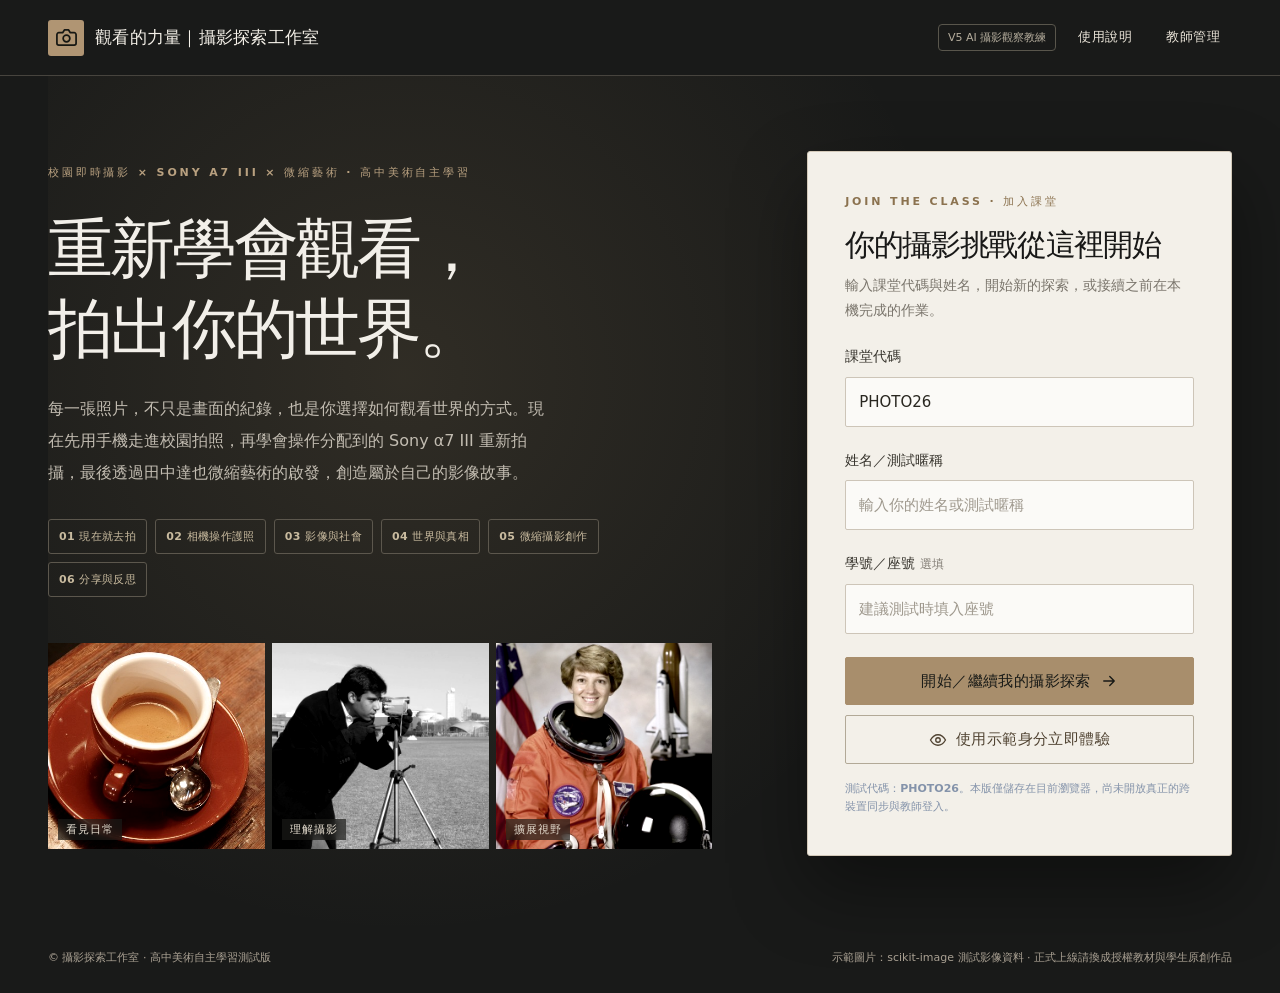
<file: experiments/photography-studio-v5/index.html>
<!doctype html>
<html lang="zh-Hant">
<head>
  <meta charset="UTF-8" />
  <meta name="viewport" content="width=device-width, initial-scale=1.0" />
  <meta name="theme-color" content="#191a19" />
  <meta name="description" content="觀看的力量：高中攝影藝術自主學習網站測試版。從生活觀察、攝影語言到個人創作與學習成果。" />
  <title>THE ART OF SEEING｜觀看的力量・攝影探索工作室</title>
  <style>:root{--blue:#215bd9;--blue-dark:#1549bd;--navy:#142440;--text:#283b57;--muted:#6a7890;--line:#dfe7f3;--pale:#eef4ff;--bg:#f7f9fd;--green:#0b986c;--orange:#b77727;--white:#fff;--shadow:0 18px 52px rgba(18,41,83,.07);font-family:Inter,-apple-system,BlinkMacSystemFont,"Noto Sans TC","Microsoft JhengHei",system-ui,sans-serif;color:var(--navy);font-synthesis:none}
*{box-sizing:border-box}html{scroll-behavior:smooth}body{margin:0;background:#fff;font-size:15px;line-height:1.75}button,input,textarea,select{font:inherit}button{cursor:pointer}a{color:var(--blue)}button:focus-visible,a:focus-visible,input:focus-visible,textarea:focus-visible,select:focus-visible{outline:3px solid rgba(33,91,217,.28);outline-offset:3px}button:disabled{opacity:.48;cursor:not-allowed}h1,h2,h3,p{margin:0}h1,h2,h3{line-height:1.3;letter-spacing:-.035em}ul{margin:0;padding-left:1.4em}.muted{color:var(--muted)}.small{font-size:13px}.tiny{font-size:11px}.eyebrow{color:var(--blue);text-transform:uppercase;letter-spacing:.08em;font-size:12px;font-weight:800}.page-width{width:min(1360px,calc(100% - 96px));margin:auto}.header{height:70px;border-bottom:1px solid #e8edf5;display:flex;align-items:center;background:rgba(255,255,255,.96);position:relative;z-index:10}.header-inner{display:flex;align-items:center;justify-content:space-between;gap:18px}.brand{display:flex;align-items:center;gap:11px;border:0;background:none;color:var(--navy);font-size:17px;font-weight:850;padding:0;letter-spacing:-.03em}.brand-symbol{width:36px;height:36px;border-radius:12px;background:var(--blue);display:grid;place-items:center;color:#fff;box-shadow:0 7px 16px rgba(33,91,217,.18)}.brand-symbol svg{width:23px;height:23px}.header-nav{display:flex;align-items:center;gap:10px}.nav-link{background:none;border:0;color:#455875;padding:9px 12px;border-radius:9px;font-size:13px;font-weight:650}.nav-link:hover{background:var(--pale);color:var(--blue)}.version{font-size:11px;color:#8995a5;border:1px solid var(--line);border-radius:100px;padding:3px 9px;margin-left:5px}.btn{background:var(--blue);color:white;border:1px solid var(--blue);border-radius:11px;padding:12px 18px;font-weight:780;display:inline-flex;justify-content:center;align-items:center;gap:9px;line-height:1.5;transition:.16s transform,.16s background,.16s box-shadow}.btn:hover:not(:disabled){background:var(--blue-dark);box-shadow:0 7px 16px rgba(33,91,217,.17);transform:translateY(-1px)}.btn:active:not(:disabled){transform:translateY(0)}.btn.secondary{background:#fff;border-color:#dbe4f4;color:var(--blue)}.btn.secondary:hover{background:#eff4ff;box-shadow:none}.btn.ghost{background:transparent;border:transparent;color:#536584}.btn.ghost:hover{background:#edf3ff;box-shadow:none}.btn.danger{color:#b82c37;border-color:#f2d2d7;background:#fff}.btn.full{width:100%}.btn.small-btn{font-size:13px;padding:8px 13px;border-radius:9px}.icon{width:18px;height:18px;display:inline-block;vertical-align:middle}.hero{min-height:calc(100svh - 70px);display:grid;grid-template-columns:minmax(0,1.2fr) minmax(370px,.8fr);gap:7%;align-items:center;padding-top:56px;padding-bottom:62px}.hero-copy{padding:25px 0 20px}.hero h1{font-size:clamp(43px,4.5vw,68px);font-weight:920;line-height:1.17;letter-spacing:-.065em;max-width:690px;margin:21px 0 20px}.hero-description{max-width:600px;color:#65758e;font-size:17px;line-height:1.95}.pill-row{display:flex;flex-wrap:wrap;gap:9px;margin-top:30px;max-width:620px}.pill{background:var(--pale);color:#1b51ba;border-radius:50px;font-size:12px;font-weight:800;padding:6px 13px;white-space:nowrap}.hero-photo-strip{display:flex;gap:10px;margin-top:45px;max-width:585px;height:152px}.hero-photo-strip img{min-width:0;width:33.33%;height:100%;object-fit:cover;border-radius:13px}.hero-photo-strip img:nth-child(2){object-position:50% 42%}.hero-photo-strip img:nth-child(3){object-position:50% 18%}.hero-photo-strip .photo-tile{flex:1;min-width:0;position:relative}.hero-photo-strip .photo-tile img{width:100%}.photo-tile span{position:absolute;bottom:9px;left:10px;color:white;font-weight:800;font-size:11px;background:rgba(15,30,48,.4);padding:1px 8px;border-radius:50px;backdrop-filter:blur(4px)}.join-card{border:1px solid #d9e3f5;box-shadow:var(--shadow);border-radius:22px;padding:37px 36px;background:#fff;width:100%;max-width:470px;justify-self:end}.join-card h2{font-size:27px;margin:14px 0 9px}.join-card .desc{color:var(--muted);font-size:14px;line-height:1.8}.field{display:flex;flex-direction:column;gap:8px;margin-top:21px}.field label{font-size:14px;color:#1c2e4c;font-weight:800}.field .hint{font-size:12px;font-weight:450;color:#8a96a9}.text-input{width:100%;height:50px;padding:12px 13px;background:white;border:1px solid #cddbf1;border-radius:10px;color:var(--navy);box-shadow:0 2px 4px rgba(37,65,109,.02);outline:0}.text-input:focus{border-color:var(--blue);box-shadow:0 0 0 3px rgba(33,91,217,.09)}textarea.text-input{height:auto;min-height:110px;resize:vertical;line-height:1.75}.text-input::placeholder{color:#98a5ba}.join-buttons{display:grid;gap:10px;margin-top:23px}.footnote{font-size:11px;color:#8493aa;margin-top:16px;line-height:1.6}.home-footer{padding:16px 0 26px;display:flex;justify-content:space-between;gap:20px;font-size:11px;color:#9ba5b3}.stage-shell{min-height:calc(100vh - 70px);background:var(--bg)}.stage-layout{display:grid;grid-template-columns:268px minmax(0,1fr);gap:28px;padding-top:33px;padding-bottom:65px;align-items:start}.sidebar{position:sticky;top:24px;border:1px solid var(--line);background:white;border-radius:18px;padding:21px 14px;box-shadow:0 5px 22px rgba(39,63,98,.025)}.sidebar-kicker{font-size:11px;letter-spacing:.08em;color:#8797ae;font-weight:850;padding:0 11px}.student-meta{padding:5px 11px 19px;border-bottom:1px solid #edf0f5;margin-bottom:16px}.student-meta strong{display:block;font-size:17px;margin-top:2px;overflow-wrap:anywhere}.student-meta span{font-size:12px;color:#8090a7}.progress-track{background:#eaf0fa;height:7px;border-radius:99px;overflow:hidden;margin:13px 11px 8px}.progress-fill{background:linear-gradient(90deg,#3978ed,#1b56d5);height:100%;border-radius:99px;transition:width .25s}.progress-label{font-size:12px;color:#7b8aa1;padding:0 11px 14px}.side-list{display:grid;gap:3px}.side-step{width:100%;border:0;border-radius:11px;display:flex;align-items:center;gap:11px;text-align:left;background:transparent;padding:12px 11px;color:#465773;font-weight:650;font-size:13px;line-height:1.35}.side-step:hover{background:#f5f8fe}.side-step.active{background:var(--pale);color:#154cbb}.step-num{width:30px;height:30px;border-radius:9px;background:#f3f6fb;display:grid;place-items:center;flex-shrink:0;font-weight:850;color:#63738d;font-size:12px}.side-step.active .step-num{background:#dce9ff;color:var(--blue)}.step-done{font-size:15px;color:var(--green);margin-left:auto;font-weight:900}.side-footer{padding:17px 10px 0;border-top:1px solid #edf0f5;margin-top:14px}.side-footer .btn{width:100%}.learning-main{min-width:0}.learning-header{display:flex;align-items:center;justify-content:space-between;gap:12px;margin-bottom:21px}.learning-header .crumb{font-size:12px;color:#798aa3;font-weight:700}.auto-save{display:inline-flex;align-items:center;gap:6px;color:#568776;font-size:12px}.auto-save:before{content:"";width:7px;height:7px;background:#30b987;border-radius:50%}.stage-card{background:white;border:1px solid var(--line);border-radius:20px;overflow:hidden;box-shadow:0 7px 32px rgba(27,47,82,.035)}.stage-top{padding:38px 43px 25px}.stage-top h1{font-size:clamp(27px,3vw,37px);font-weight:860;margin:10px 0 12px}.stage-top p{font-size:15px;color:var(--muted);max-width:690px;line-height:1.95}.stage-content{padding:0 43px 38px}.hero-visual{position:relative;height:275px;border-radius:15px;overflow:hidden;background:#d9e6f3;margin:5px 0 30px}.hero-visual img{width:100%;height:100%;object-fit:cover}.visual-overlay{position:absolute;inset:auto 0 0;background:linear-gradient(transparent,rgba(8,25,42,.8));color:#fff;padding:45px 22px 16px}.visual-overlay strong{display:block;font-size:18px}.visual-overlay span{font-size:12px;opacity:.9}.section-title{display:flex;align-items:center;gap:10px;font-weight:850;font-size:17px;margin:30px 0 13px}.section-title .number{display:grid;place-items:center;background:var(--pale);color:var(--blue);font-size:11px;width:28px;height:28px;border-radius:9px}.reading{background:#f7f9fe;border:1px solid #eaf0fb;border-radius:14px;padding:22px 24px;color:#4c5d76;line-height:2}.reading strong{color:var(--navy)}.reading p+p{margin-top:10px}.question-label{font-weight:800;color:var(--navy);margin:20px 0 10px;display:block}.question-sub{font-size:12px;color:#8592a4;margin-top:-5px;margin-bottom:12px}.choice-grid{display:grid;grid-template-columns:repeat(2,minmax(0,1fr));gap:10px}.choice{position:relative;display:flex;align-items:flex-start;gap:11px;padding:14px 16px;border:1px solid #dce5f2;border-radius:11px;cursor:pointer;background:white;line-height:1.55;color:#415572;font-size:14px}.choice input{accent-color:var(--blue);margin:4px 0 0;flex-shrink:0}.choice:has(input:checked){border-color:#7da5f9;background:#eff5ff;color:#1245b2}.choice strong{color:#1b3052}.activity-note{border-left:3px solid var(--blue);background:#f1f6ff;padding:13px 16px;color:#52668c;border-radius:0 9px 9px 0;font-size:13px;margin:18px 0}.toolbox{background:#f8faff;border-radius:14px;border:1px solid #e4ecfb;padding:20px;margin-top:18px}.toolbox-head{display:flex;align-items:center;justify-content:space-between;gap:14px;margin-bottom:14px;flex-wrap:wrap}.seg{display:flex;gap:3px;background:#eaf0fb;border-radius:9px;padding:4px}.seg button{background:transparent;color:#627391;border:0;font-size:12px;padding:8px 12px;border-radius:7px;font-weight:760}.seg button.active{background:white;color:var(--blue);box-shadow:0 2px 6px #1d4d9830}.crop-viewport{overflow:hidden;position:relative;height:280px;border-radius:10px;background:#e2e8f3}.crop-viewport img{width:100%;height:100%;object-fit:cover;transition:transform .5s,filter .5s;object-position:50% 52%}.crop-viewport.zoomed img{transform:scale(2.2)}.crop-viewport.adjusted img{filter:saturate(1.8) contrast(1.25) hue-rotate(17deg)}.crop-viewport .grid-overlay{position:absolute;inset:0;pointer-events:none;background:linear-gradient(to right,transparent 33.15%,#fff9 33.35%,transparent 33.55%,transparent 66.5%,#fff9 66.7%,transparent 66.9%),linear-gradient(to bottom,transparent 33.15%,#fff9 33.35%,transparent 33.55%,transparent 66.5%,#fff9 66.7%,transparent 66.9%);opacity:0;transition:opacity .25s}.crop-viewport.grid-on .grid-overlay{opacity:1}.tool-caption{font-size:12px;color:#687b95;margin-top:10px}.upload-box{position:relative;border:1.6px dashed #a9c2eb;border-radius:13px;background:#f8fbff;min-height:150px;display:flex;align-items:center;justify-content:center;text-align:center;padding:20px;cursor:pointer;transition:background .15s}.upload-box:hover{background:#edf5ff}.upload-box input{position:absolute;inset:0;opacity:0;cursor:pointer;width:100%;height:100%}.upload-box .upload-icon{font-size:30px;color:var(--blue);line-height:1}.upload-box strong{display:block;font-size:14px;color:#2a4b7d;margin-top:5px}.upload-box p{font-size:12px;color:#8697ad}.upload-preview{position:relative;overflow:hidden;border-radius:12px;border:1px solid var(--line);background:#f2f6fc;min-height:145px}.upload-preview img{width:100%;height:185px;object-fit:cover;display:block}.upload-preview .upload-foot{display:flex;align-items:center;justify-content:space-between;padding:9px 11px;font-size:12px;color:#687a91}.upload-preview .remove{color:#af4040;background:transparent;border:0;padding:0;font-weight:700}.upload-grid{display:grid;grid-template-columns:repeat(3,minmax(0,1fr));gap:13px}.upload-grid .upload-box{min-height:230px}.upload-grid .upload-preview img{height:230px}.tips{font-size:12px;color:#7a89a2;margin-top:10px}.task-actions{border-top:1px solid #edf1f6;display:flex;justify-content:space-between;gap:10px;padding:22px 43px;align-items:center;background:#fff}.task-actions .right-actions{display:flex;gap:10px}.result-preview{background:#f2f6fd;border:1px solid #e0e9f7;border-radius:14px;padding:20px 22px;margin-top:16px}.result-preview strong{display:block;margin-bottom:6px}.result-preview p{color:#677a98;font-size:13px}.badge-done{background:#e8f8f0;color:#0a8764;font-size:12px;font-weight:800;border-radius:50px;padding:5px 11px}.teacher-header{padding:49px 0 24px}.teacher-header h1{font-size:35px;margin:8px 0}.teacher-wrap{background:#f7f9fd;min-height:calc(100vh - 70px)}.notice{background:#fff9e8;border:1px solid #f2dfaa;color:#886021;padding:13px 17px;border-radius:12px;font-size:13px;line-height:1.8}.stats{display:grid;grid-template-columns:repeat(3,1fr);gap:15px;margin:22px 0}.stat{background:white;border:1px solid var(--line);border-radius:16px;padding:25px}.stat .stat-num{font-weight:860;font-size:33px;line-height:1.3}.stat .stat-name{color:#8090a7;font-size:12px;font-weight:740}.table-card{background:white;border:1px solid var(--line);border-radius:17px;overflow:hidden;margin-top:17px;margin-bottom:42px}.table-card h2{font-size:18px;padding:23px 22px 15px}.table-wrap{overflow:auto}table{width:100%;border-collapse:collapse;min-width:700px}th,td{padding:15px 20px;text-align:left;border-top:1px solid #ebf0f7;font-size:13px;white-space:nowrap}th{color:#7a8da5;font-size:11px;letter-spacing:.03em;background:#fbfcff}td{color:#3b506e}.table-pill{font-size:11px;background:#f0f4fc;border-radius:30px;padding:4px 9px}.table-pill.real{color:#116a52;background:#e7f7ef}.teacher-actions{display:flex;gap:10px;flex-wrap:wrap;align-items:center;margin-top:16px}.empty-state{text-align:center;padding:50px 20px;color:#8b9ab0}.empty-state strong{display:block;color:#536681}.toast{position:fixed;z-index:1000;bottom:24px;left:50%;transform:translate(-50%,120px);color:#fff;background:#243654;border-radius:12px;box-shadow:0 12px 32px #13294a45;padding:12px 20px;opacity:0;transition:.25s;pointer-events:none;font-size:13px;font-weight:700;max-width:calc(100% - 30px);text-align:center}.toast.show{transform:translate(-50%,0);opacity:1}.overlay{position:fixed;z-index:50;inset:0;background:rgba(10,24,50,.54);display:flex;align-items:center;justify-content:center;padding:20px;overflow-y:auto}.modal{background:white;border-radius:20px;width:min(900px,100%);max-height:calc(100vh - 42px);overflow-y:auto;box-shadow:0 40px 100px #10234050}.modal-top{padding:24px 29px;display:flex;justify-content:space-between;gap:18px;align-items:flex-start;border-bottom:1px solid var(--line);position:sticky;top:0;background:white;z-index:2}.modal-top h2{font-size:23px;margin-top:3px}.close-x{width:36px;height:36px;border:0;border-radius:10px;background:#f1f4f8;color:#576b86;font-size:23px;line-height:1}.modal-body{background:#f0f3f9;padding:25px;max-height:65vh;overflow:auto}.modal-actions{padding:16px 29px;border-top:1px solid var(--line);display:flex;justify-content:flex-end;gap:10px}.paper{max-width:750px;min-height:850px;padding:50px 54px;background:#fff;margin:0 auto;box-shadow:0 6px 22px #1939631f;color:#1e2c42}.paper .paper-kicker{color:#215bd9;font-size:12px;font-weight:850;letter-spacing:.1em}.paper h1{font-size:32px;line-height:1.3;margin:12px 0}.paper .paper-meta{font-size:12px;color:#6a7891;border-top:1px solid #dee5ee;border-bottom:1px solid #dee5ee;padding:13px 0;margin:20px 0}.paper .paper-section{border-bottom:1px solid #ecf0f5;padding:15px 0;break-inside:avoid}.paper h3{font-size:15px;color:#123e93;margin-bottom:7px}.paper p{font-size:12px;line-height:1.9;color:#40536d;white-space:pre-wrap;overflow-wrap:anywhere}.paper .paper-photo{width:100%;max-height:340px;object-fit:contain;background:#f6f7fa;border-radius:8px;margin:12px 0;break-inside:avoid}.paper .paper-footer{font-size:10px;color:#9ca5b3;margin-top:25px}.help-points{padding-left:20px;margin:8px 0 0}.help-points li{padding:4px 0;color:#526680;font-size:14px}.checkbox-row{display:flex;align-items:flex-start;gap:10px;font-size:13px;color:#5a6a81;margin:8px 0}.checkbox-row input{margin-top:6px;accent-color:var(--blue)}.ratings{display:flex;gap:7px;flex-wrap:wrap}.ratings .choice{padding:9px 12px;min-width:49px;align-items:center;justify-content:center}.ratings .choice input{margin:0}.form-note{font-size:11px;color:#8795aa;margin-top:6px}
@media(max-width:1100px){.page-width{width:min(100% - 54px,1360px)}.hero{gap:35px;grid-template-columns:minmax(0,1fr) 405px}.hero h1{font-size:51px}.join-card{padding:30px}.stage-layout{grid-template-columns:228px minmax(0,1fr);gap:18px}.stage-content,.stage-top{padding-left:30px;padding-right:30px}.task-actions{padding-left:30px;padding-right:30px}}
@media(max-width:800px){.page-width{width:calc(100% - 36px)}.header{height:61px}.hero{grid-template-columns:1fr;padding:53px 0 40px;gap:32px}.hero-copy{padding:0}.hero h1{font-size:clamp(42px,9vw,65px);margin-top:16px}.hero-photo-strip{margin-top:26px;height:130px;max-width:none}.join-card{max-width:none;justify-self:stretch}.home-footer{flex-direction:column;gap:2px}.stage-layout{grid-template-columns:1fr;padding-top:19px}.sidebar{position:static}.side-list{grid-template-columns:repeat(3,1fr);gap:5px}.side-step{padding:9px 7px;font-size:12px;gap:6px}.step-num{width:25px;height:25px;min-width:25px;border-radius:7px;font-size:11px}.side-footer{display:none}.student-meta{padding-bottom:8px}.sidebar-kicker{padding-top:0}.sidebar{padding:15px}.progress-track{margin-top:6px}.stats{grid-template-columns:repeat(3,1fr)}}
@media(max-width:560px){.page-width{width:calc(100% - 30px)}.brand{font-size:14px;gap:8px}.brand-symbol{width:31px;height:31px;border-radius:9px}.version{display:none}.nav-link{font-size:12px;padding:6px}.hero{padding-top:37px}.hero h1{font-size:42px}.hero-description{font-size:14px}.hero-photo-strip{height:112px;gap:6px}.hero-photo-strip img{border-radius:9px}.join-card{padding:26px 20px;border-radius:18px}.join-card h2{font-size:25px}.pill{font-size:10px;padding:5px 9px}.pill-row{gap:6px}.stage-top{padding:26px 20px 20px}.stage-content{padding:0 20px 27px}.stage-top h1{font-size:26px}.side-step{font-size:11px;flex-direction:column;align-items:center;text-align:center;padding:10px 4px;position:relative}.step-done{position:absolute;right:4px;top:3px;font-size:12px}.task-actions{padding:16px 20px;flex-wrap:wrap}.task-actions .right-actions{width:100%}.task-actions .right-actions .btn{flex:1}.choice-grid{grid-template-columns:1fr}.upload-grid{grid-template-columns:1fr}.upload-grid .upload-box{min-height:120px}.upload-grid .upload-preview img{height:200px}.hero-visual{height:205px}.crop-viewport{height:210px}.reading{padding:17px 15px}.stats{grid-template-columns:1fr;gap:9px}.stat{padding:16px}.teacher-header{padding-top:28px}.teacher-header h1{font-size:26px}.modal-top,.modal-actions{padding:17px}.modal-body{padding:12px}.paper{padding:25px 19px;min-height:500px}.paper h1{font-size:25px}.modal-actions .btn{font-size:12px}}
@media print{@page{size:A4 portrait;margin:15mm 16mm}body{background:#fff!important}#app,#toast,#overlayRoot{display:none!important}#printArea{display:block!important}.paper{width:auto;max-width:none;box-shadow:none;padding:0;min-height:0;margin:0;color:#000}.paper h1{font-size:25pt}.paper h3{font-size:12pt}.paper p{font-size:10pt}.paper .paper-section{break-inside:avoid}.paper .paper-photo{max-height:94mm}.paper .paper-meta{font-size:9pt}.paper .paper-footer{margin-top:12mm}}
#printArea{display:none}
@media(max-width:560px){.header-inner{gap:6px}.brand{min-width:0;flex:1}.brand span:last-child{display:block;white-space:nowrap;overflow:hidden;text-overflow:ellipsis;font-size:12px}.header-nav{gap:0;flex-shrink:0}.header-nav .nav-link{white-space:nowrap;font-size:11px;padding:6px 5px}.header-nav .nav-link:first-of-type{display:none}}

/* THE ART OF SEEING | Editorial / Commercial Photography Edition */
:root{--blue:#9d825f;--blue-dark:#765e42;--navy:#181817;--text:#34332f;--muted:#72706b;--line:#dcd7cd;--pale:#f0ece4;--bg:#efede8;--green:#567b64;--orange:#9f7846;--white:#fff;--shadow:0 22px 70px rgba(0,0,0,.13);font-family:Inter,"Noto Sans TC","PingFang TC","Microsoft JhengHei",system-ui,sans-serif}
body{background:#191a19;color:var(--navy)}
.header{height:76px;background:#191a19;border-bottom:1px solid #47443e;color:#f8f4ed}
.brand{color:#f5f1e9;letter-spacing:.015em;font-weight:650}
.brand-symbol{border-radius:3px;background:#b09573;color:#161713;box-shadow:none}
.header .nav-link{color:#ebe5d9;font-weight:500;letter-spacing:.035em}
.header .nav-link:hover{background:#32332f;color:white}
.header .version{color:#b5ad9d;border-color:#59564c;border-radius:4px}
.hero{min-height:calc(100svh - 76px);grid-template-columns:minmax(0,1.22fr) minmax(365px,.78fr);gap:8%;padding-top:62px;padding-bottom:63px;position:relative}
.hero:before{content:"";position:absolute;pointer-events:none;inset:0;background:radial-gradient(circle at 30% 35%,rgba(190,160,112,.14),transparent 56%);z-index:0}
.hero > *{position:relative;z-index:1}
.hero .eyebrow{color:#b9a180;letter-spacing:.26em;font-size:11px;font-weight:600}
.hero h1{color:#f2efe9;letter-spacing:-.048em;font-size:clamp(50px,5.1vw,78px);font-weight:660;line-height:1.22;margin:27px 0 24px;max-width:700px}
.hero-description{color:#c2bcb1;font-size:16px;max-width:510px;line-height:2.0;font-weight:370}
.pill-row{gap:8px;margin-top:30px}
.pill{background:transparent;color:#c9bb9f;border:1px solid #5c574d;border-radius:3px;font-weight:550;letter-spacing:.035em;padding:7px 10px;font-size:11px}
.hero-photo-strip{height:206px;margin-top:46px;max-width:680px;gap:7px}
.hero-photo-strip .photo-tile img{border-radius:0;filter:grayscale(.3) contrast(1.14);transition:filter .28s,transform .3s}
.hero-photo-strip .photo-tile{overflow:hidden}
.hero-photo-strip .photo-tile:hover img{filter:grayscale(0) contrast(1.1);transform:scale(1.035)}
.photo-tile span{border-radius:0;background:#1c1c19ac;color:#e5ddcf;font-weight:500;letter-spacing:.09em;text-transform:uppercase}
.join-card{background:#f3f0e9;border:1px solid #d3c9b9;box-shadow:0 32px 74px #0006;border-radius:3px;padding:40px 37px;max-width:470px}
.join-card .eyebrow{color:#8b724f}
.join-card h2{font-size:30px;letter-spacing:-.045em;font-weight:650}
.join-card .desc{color:#7a756c}
.field label{color:#37342d;font-weight:620}
.field .hint{color:#847f77}
.text-input{border:1px solid #cdc5b8;border-radius:2px;box-shadow:none;background:#fbfaf7;color:#292720}
.text-input:focus{border-color:#92765b;box-shadow:0 0 0 3px #b8a38733}
.text-input::placeholder{color:#9f998e}
.btn{background:#a88e6c;color:#171916;border-color:#a88e6c;border-radius:2px;font-weight:690;letter-spacing:.028em;box-shadow:none;transition:.22s ease}
.btn:hover:not(:disabled){background:#c0a47e;color:#171916;box-shadow:0 9px 24px #48392633}
.btn.secondary{background:transparent;border-color:#b2a997;color:#504332}
.btn.secondary:hover{background:#e6dfd1;color:#322c21}
.btn.ghost{color:#665f55;border-color:transparent}
.btn.ghost:hover{background:#e7e3dc;color:#302e29}
.btn.danger{background:#fff;border-color:#d9b4b4;color:#a53f45}
.home-footer{color:#aba294}
.stage-shell,.teacher-wrap{background:#ebe9e3}
.stage-layout{padding-top:42px}
.sidebar{border-radius:2px;border-color:#ded8ce;box-shadow:none;padding:25px 14px}
.student-meta{border-color:#e7e2d9}
.sidebar-kicker{letter-spacing:.20em;color:#87745c}
.student-meta span,.progress-label{color:#817b72}
.progress-track{background:#e8e1d6;border-radius:0;height:4px}
.progress-fill{background:#ab906d;border-radius:0}
.side-step{color:#645e55;border-radius:2px;font-weight:550}
.side-step:hover{background:#f7f4ef}
.side-step.active{background:#e9e0d2;color:#655039}
.step-num{border-radius:1px;background:#efebe4;color:#777064}
.side-step.active .step-num{background:#b19874;color:#fff}
.stage-card{border-radius:2px;border-color:#ded9d0;box-shadow:none}
.learning-header .crumb{color:#6e685f;letter-spacing:.035em}
.stage-top{padding-top:44px}
.stage-top .eyebrow{letter-spacing:.24em;color:#937955;font-weight:640}
.stage-top h1{font-size:clamp(30px,3.4vw,43px);font-weight:670;letter-spacing:-.045em}
.stage-top p{color:#716e66}
.hero-visual{height:355px;border-radius:0;background:#d7d2cb}
.hero-visual img{filter:contrast(1.08) saturate(.68)}
.visual-overlay{padding:100px 27px 25px;background:linear-gradient(transparent,#161715cc)}
.visual-overlay strong{font-size:23px;font-weight:590}
.section-title{font-size:20px;font-weight:670}
.section-title .number{background:#c6b297;color:#302b24;border-radius:1px}
.reading{background:#f4f1eb;border:1px solid #e6dfd4;border-radius:2px;color:#5d5850;padding:27px 30px}
.reading strong{color:#2b2823}
.question-label{color:#292720;font-weight:660}
.choice{border:1px solid #dcd4ca;border-radius:1px;color:#524b43}
.choice:has(input:checked){border-color:#b39870;background:#f0e8dc;color:#4b3d2b}
.choice input,.checkbox-row input{accent-color:#9d825f}
.choice strong{color:#3e3930}
.toolbox{background:#f4f1ea;border-color:#e4ddd4;border-radius:2px}
.seg{background:#e7dfd3;border-radius:1px}
.seg button{border-radius:1px;color:#6e6352}
.seg button.active{color:#45372a;box-shadow:none}
.crop-viewport,.upload-preview{border-radius:1px}
.upload-box{border-color:#ac987d;background:#f9f6f0;border-radius:1px}
.upload-box:hover{background:#f3eee5}
.upload-box strong{color:#67503b}
.upload-box .upload-icon{color:#997954}
.activity-note{background:#f5eee3;border-left-color:#a68a67;color:#5e564d;border-radius:0}
.task-actions{background:#fff;border-top-color:#e9e2d9}
.result-preview{background:#f7f3ec;border-color:#e5dbcd;border-radius:2px}
.stat,.table-card{border-radius:2px;border-color:#ded8cc;box-shadow:none}
.teacher-header .eyebrow{letter-spacing:.22em}
.teacher-header h1{font-weight:650;letter-spacing:-.04em}
.notice{border-radius:1px}
.table-pill{border-radius:1px;background:#eee8dd}
th{background:#f7f4ef;color:#696154}
td{color:#474138}
.toast{border-radius:1px;background:#23211e}
.overlay{background:#111111b8}
.modal,.modal-top,.modal-body{border-radius:2px}
.modal-body{background:#e9e6df}
.paper{color:#252522}
.paper .paper-kicker{color:#957550}
.paper h3{color:#4f4333}
.paper .paper-photo{border-radius:1px}
@media(max-width:800px){.hero{grid-template-columns:1fr;padding-top:58px}.hero h1{font-size:clamp(47px,9vw,68px)}.join-card{max-width:none}.hero-photo-strip{height:200px}}
@media(max-width:560px){.header{height:62px}.hero{padding-top:42px;padding-bottom:42px}.hero h1{font-size:46px}.hero-photo-strip{height:138px;margin-top:25px}.join-card{padding:28px 22px}.hero-description{font-size:14px}.stage-top{padding-top:29px}.stage-top h1{font-size:29px}.hero-visual{height:230px}.reading{padding:19px 17px}}
@media print{.paper .paper-kicker{color:#7d6448}.paper h3{color:#473a2b}.paper{background:white}.paper h1{font-weight:670}}


/* V3: first-hand campus observation and Tanaka miniature fieldwork */
.micro-guide{display:grid;grid-template-columns:repeat(2,minmax(0,1fr));gap:12px;margin:16px 0 26px}
.micro-guide>div{border:1px solid #d5d1ca;background:#f8f6f1;padding:20px 19px;border-radius:11px;min-height:102px}
.micro-guide b{display:block;font-size:14px;color:#342d27;letter-spacing:.02em;margin-bottom:7px}
.micro-guide span{font-size:13px;color:#66615a;line-height:1.7}
.campus-upload{width:100%;max-width:660px;min-height:235px;margin:12px 0}
.campus-upload img{width:100%;height:auto;max-height:420px;object-fit:contain}
.link-panel{display:flex;align-items:center;justify-content:space-between;gap:22px;padding:24px;margin:12px 0 25px;background:#eeeae2;border-left:3px solid #ba9b70;border-radius:8px}
.link-panel strong{color:#302c26;font-size:17px}
.link-panel p{font-size:13px;line-height:1.8;color:#615d57;margin-top:9px;max-width:560px}
.link-panel a.btn{white-space:nowrap;text-decoration:none}
@media(max-width:720px){.micro-guide{grid-template-columns:1fr}.link-panel{flex-direction:column;align-items:stretch}.link-panel a.btn{white-space:normal}}
@media print{.paper .paper-photo{max-height:95mm;object-fit:contain;break-inside:avoid}.paper .paper-meta{font-size:9.5pt}.paper .paper-section{break-inside:auto}.paper .paper-section h3{break-after:avoid}}


/* Sony Alpha 7 III camera passport */
.sony-card{background:linear-gradient(145deg,#f7f6f2,#f1eee8);border:1px solid #d9d3c8;border-radius:17px;padding:27px;margin:16px 0 22px}
.sony-kicker{font:700 11px/1.4 Inter,system-ui,sans-serif;letter-spacing:.16em;color:#8f7055;margin-bottom:11px}
.sony-card h3{color:#262624;font-size:clamp(22px,2.9vw,29px);line-height:1.32;margin-bottom:10px}
.sony-card p{color:#4a4a45;font-size:14px;line-height:1.8;margin:9px 0 16px}
.sony-fields{display:grid;grid-template-columns:1fr 1fr;gap:14px;margin:20px 0 16px}
.sony-check-grid{display:grid;grid-template-columns:1fr 1fr;gap:10px}
.sony-check{display:flex;align-items:flex-start;gap:10px;padding:13px 12px;border:1px solid #dedbd5;border-radius:9px;background:#fff;cursor:pointer}
.sony-check:has(input:checked){border-color:#ad9775;background:#fffaf0}
.sony-check input{width:19px;height:19px;accent-color:#8b6c45;flex:none;margin-top:3px}
.sony-check span{display:flex;flex-direction:column;gap:3px}.sony-check strong{font-size:13px;color:#252a30}.sony-check small{color:#62676d;font-size:12px;line-height:1.6}
.sony-mini-title{font-size:14px;font-weight:800;color:#383730;margin:20px 0 9px}
.sony-card .link-panel{background:#fff}.sony-disclaimer{padding-top:14px;border-top:1px solid #ddd7cc;font-size:12px!important;color:#665f53!important}
.sony-compare{display:grid;grid-template-columns:1fr 1fr;gap:15px;margin:18px 0 22px}
.sony-compare>div{min-width:0;background:#eae9e5;border-radius:12px;overflow:hidden;display:flex;flex-direction:column}
.sony-compare span{font-size:12px;font-weight:700;color:#4d4c49;padding:9px 12px;background:#f4f1e9}
.sony-compare img{width:100%;height:200px;object-fit:contain;background:#242525}
.sony-compare p{font-size:13px;color:#69685f;margin:auto;padding:30px 16px;text-align:center}
@media(max-width:700px){.sony-card{padding:18px}.sony-check-grid,.sony-fields{grid-template-columns:1fr}.sony-compare img{height:150px}}

.ai-lab{border:1px solid #d3c7b5;background:linear-gradient(135deg,#f9f6f0,#eeeae4);border-radius:18px;padding:23px;margin:22px 0;color:#2c2b28}
.ai-kicker{font-size:11px;font-weight:900;letter-spacing:.15em;color:#8c7051}
.ai-lab h3{font-size:24px;margin:7px 0;color:#2d2924}.ai-lead{font-size:14px;color:#605b52;line-height:1.85}
.ai-consent{display:flex;gap:9px;font-size:13px;line-height:1.8;background:#fff;padding:14px;border:1px solid #ddd3c5;border-radius:10px;margin:14px 0;cursor:pointer}
.ai-consent input{width:18px;height:18px;margin-top:4px;flex-shrink:0;accent-color:#9b7650}
.ai-button{background:#36302a!important;border-color:#36302a!important;white-space:normal;max-width:100%}
.ai-empty{font-size:13px;line-height:1.8;color:#676057;padding:13px;background:#fff;border:1px solid #e3dbcf;border-radius:10px;margin:13px 0}
.ai-error{margin-top:12px;font-size:13px;color:#9d3a2e;background:#fff3f2;padding:11px;border-radius:9px}
.ai-read{margin-top:18px;background:#fff;border:1px solid #d9d3cc;border-radius:12px;overflow:hidden}
.ai-read-title{display:flex;align-items:center;justify-content:space-between;gap:11px;background:#302a26;color:white;padding:14px}
.ai-read-title span{font-size:12px;color:#d5c8ba}
.ai-observation{padding:13px 15px;display:grid;grid-template-columns:88px 1fr;gap:9px;border-bottom:1px solid #eeeae4}
.ai-observation strong{color:#8a6c49;font-size:13px}.ai-observation p{font-size:14px;line-height:1.8;color:#393a37}
.ai-experiment{padding:14px;background:#f6f1e8}.ai-experiment b{font-size:13px;color:#81613c}.ai-experiment p{font-size:14px;line-height:1.85}
.ai-answers{padding:15px}.ai-answers h4{font-size:16px;margin-bottom:12px;color:#3b342c}
.ai-answer{margin:14px 0}.ai-answer label{font-weight:700;font-size:14px;display:block;margin-bottom:8px;line-height:1.7}
.ai-answer textarea{width:100%;background:#fff;color:#2c2b28}
.ai-small{font-size:12px;line-height:1.8;color:#847a71}
@media(max-width:700px){.ai-lab{padding:16px}.ai-observation{grid-template-columns:1fr;gap:3px}.ai-read-title{flex-direction:column;align-items:flex-start}}
</style>
</head>
<body>
  <div id="app" aria-live="polite"></div>
  <div id="toast" class="toast" role="status" aria-live="polite"></div>
  <div id="overlayRoot"></div>
  <div id="printArea"></div>
  <script>/* 攝影探索工作室 V1 — 前端示範版。無真正登入、無伺服器、無雲端備份。 */
(() => {
  'use strict';
  const STORAGE = 'photography_studio_demo_v1';
  const CLASS_CODE = 'PHOTO26';
  const PHOTO_ASSETS = {"coffee": "[data-uri]", "camera": "[data-uri]", "astronaut": "[data-uri]", "rocket": "[data-uri]"};
  const photo = name => PHOTO_ASSETS[name] || ''; 
  const stages = [
    { name:'現在就去拍', subtitle:'校園即時攝影任務', desc:'現在走進校園，當場觀察、拍攝並上傳一張作品。', tag:'走出教室・實拍上傳' },
    { name:'相機操作護照', subtitle:'Sony α7 III 實拍挑戰', desc:'領取分配的 Sony α7 III，完成開機、對焦、A 模式與校園重新拍攝。', tag:'α7 III・自主操作・作品比較' },
    { name:'影像與社會', subtitle:'攝影可以改變什麼？', desc:'攝影不只留下當下，也可能讓被忽略的議題走進社會的視線。', tag:'關懷身邊世界' },
    { name:'世界與真相', subtitle:'眼見一定為憑嗎？', desc:'照片可以是真實場景的紀錄，也可能經過裁切、調色或重新編排。', tag:'學習判斷影像' },
    { name:'微縮攝影創作', subtitle:'讓小人物走進校園', desc:'欣賞田中達也作品，向老師領取小人物，拍出自己發想的微縮世界。', tag:'藝術欣賞・小人物拍攝' },
    { name:'分享與反思', subtitle:'我的觀看宣言', desc:'回顧六個階段的學習，把觀察、創作與成長整理成自己的攝影故事。', tag:'完成學習成果' }
  ];
  let canPersist = true;
  let store = readStore();
  let state = { screen:'home', index:0, userKey:null, crop:'all', grid:false, edit:'original', aiConsent:false, aiStatus:null };
  let toastTimer;
  function readStore(){ try { const v=JSON.parse(localStorage.getItem(STORAGE)||'{}');return v && typeof v==='object'&&v.records ? v:{records:{}} } catch{canPersist=false;return {records:{}}} }
  function writeStore(){ try{localStorage.setItem(STORAGE,JSON.stringify(store));canPersist=true;return true}catch(err){if(err && err.name==='SecurityError'){canPersist=false;toast('目前瀏覽器限制本機儲存：本次可以操作，但重新開啟可能遺失資料。');return true}toast('儲存空間不足，請減少圖片容量或更換瀏覽器。');return false} }
  function e(text){return String(text==null?'':text).replace(/[&<>"']/g,m=>({'&':'&amp;','<':'&lt;','>':'&gt;','"':'&quot;',"'":'&#39;'}[m]))}
  function nl(s){return e(s||'').replace(/\n/g,'<br>')}
  function icon(name){ const d={camera:'<path d="M14 4h-4l-2 3H4a2 2 0 0 0-2 2v9a2 2 0 0 0 2 2h16a2 2 0 0 0 2-2V9a2 2 0 0 0-2-2h-4l-2-3Z"/><circle cx="12" cy="13" r="3.5"/>',arrow:'<path d="M5 12h14m-6-6 6 6-6 6"/>',back:'<path d="m13 18-6-6 6-6"/>',save:'<path d="M20 6 9 17l-5-5"/>',layers:'<rect width="15" height="10" x="4.5" y="3" rx="2"/><path d="m3 11 9 6 9-6M3 16l9 5 9-5"/>',download:'<path d="M12 3v12m-4-4 4 4 4-4M5 17v3h14v-3"/>',image:'<rect x="3" y="3" width="18" height="18" rx="2"/><circle cx="8.5" cy="8.5" r="1.5"/><path d="m21 15-5-5L5 21"/>',check:'<path d="m5 12 4 4L19 6"/>',eye:'<path d="M2 12s4-7 10-7 10 7 10 7-4 7-10 7S2 12 2 12Z"/><circle cx="12" cy="12" r="3"/>',help:'<circle cx="12" cy="12" r="10"/><path d="M9.5 9a2.5 2.5 0 1 1 4.3 1.7c-.9.7-1.8 1.1-1.8 2.8M12 17h.01"/>',book:'<path d="M4 19.5A2.5 2.5 0 0 1 6.5 17H20M6.5 2H20v20H6.5A2.5 2.5 0 0 1 4 19.5v-15A2.5 2.5 0 0 1 6.5 2Z"/>'};return `<svg class="icon" xmlns="http://www.w3.org/2000/svg" width="20" height="20" viewBox="0 0 24 24" fill="none" stroke="currentColor" stroke-width="1.8" stroke-linecap="round" stroke-linejoin="round" aria-hidden="true">${d[name]||d.camera}</svg>`}
  function getRec(){return store.records[state.userKey]||null}
  function ans(k){ const rec=getRec();return rec && rec.answers[k]!==undefined?rec.answers[k]:'' }
  function txt(k){return e(ans(k))}
  function isDone(i,rec=getRec()){
    if(!rec)return false;const a=rec.answers||{};const t=k=>String(a[k]||'').trim();
    if(i===0)return !!rec.campusPhoto&&t('campusPlace').length>=2&&t('campusObservation').length>=10;
    if(i===1)return !!t('composition')&&t('visualComparison').length>=10&&t('cameraSimFinding').length>=10&&t('cameraId').length>=1&&t('sonyComparison').length>=10&&!!rec.sonyPhoto&&[1,2,3,4,5,6].every(n=>a['sonyCheck'+n]===true);
    if(i===2)return !!t('ethics')&&t('socialQuestion').length>=10;
    if(i===3)return !!t('sourceAction')&&t('verificationReason').length>=10;
    if(i===4)return !!(rec.photos||[]).some(Boolean)&&t('workTitle').length>=2&&t('workConcept').length>=10&&t('miniatureIdea').length>=10;
    if(i===5)return t('reflection').length>=20&&t('growth').length>=10&&!!t('selfRating');
    return false;
  }
  function progress(rec=getRec()){return rec? stages.reduce((n,_,i)=>n+(isDone(i,rec)?1:0),0):0}
  function stamp(t){return t?new Date(t).toLocaleString('zh-TW',{month:'numeric',day:'numeric',hour:'2-digit',minute:'2-digit'}):'—'}
  function toast(message){const el=document.getElementById('toast');el.textContent=message;el.classList.add('show');clearTimeout(toastTimer);toastTimer=setTimeout(()=>el.classList.remove('show'),3000)}
  function header(){return `<header class="header"><div class="page-width header-inner"><button class="brand" data-action="home" aria-label="返回攝影探索工作室首頁"><span class="brand-symbol">${icon('camera')}</span><span>觀看的力量｜攝影探索工作室</span></button><nav class="header-nav" aria-label="主要導覽"><span class="version">V5 AI 攝影觀察教練</span>${state.screen==='learning'?'<button class="nav-link" data-action="home">回首頁</button>':''}<button class="nav-link" data-action="help">使用說明</button><button class="nav-link" data-action="teacher">教師管理</button></nav></div></header>`}
  function render(){let body=state.screen==='home'?home():state.screen==='teacher'?teacher():learning();document.getElementById('app').innerHTML=header()+body; document.title=(state.screen==='learning'?stages[state.index].name+'｜':'')+'觀看的力量｜攝影探索工作室';}
  function home(){return `<main><div class="page-width hero"><section class="hero-copy"><div class="eyebrow">校園即時攝影 × Sony α7 III × 微縮藝術 · 高中美術自主學習</div><h1>重新學會觀看，<br>拍出你的世界。</h1><p class="hero-description">每一張照片，不只是畫面的紀錄，也是你選擇如何觀看世界的方式。現在先用手機走進校園拍照，再學會操作分配到的 Sony α7 III 重新拍攝，最後透過田中達也微縮藝術的啟發，創造屬於自己的影像故事。</p><div class="pill-row">${stages.map((s,i)=>`<span class="pill">${String(i+1).padStart(2,'0')} ${e(s.name)}</span>`).join('')}</div><div class="hero-photo-strip"><div class="photo-tile"><img src="${photo('coffee')}" alt="咖啡杯與桌上光影的攝影示範"><span>看見日常</span></div><div class="photo-tile"><img src="${photo('camera')}" alt="經典黑白紀實攝影示範"><span>理解攝影</span></div><div class="photo-tile"><img src="${photo('astronaut')}" alt="太空人影像範例"><span>擴展視野</span></div></div></section><section class="join-card"><div class="eyebrow">JOIN THE CLASS · 加入課堂</div><h2>你的攝影挑戰從這裡開始</h2><p class="desc">輸入課堂代碼與姓名，開始新的探索，或接續之前在本機完成的作業。</p><form id="joinForm"><div class="field"><label for="classCode">課堂代碼</label><input id="classCode" class="text-input" name="classCode" placeholder="輸入課堂代碼" value="${CLASS_CODE}" required maxlength="16" autocomplete="off"></div><div class="field"><label for="studentName">姓名／測試暱稱</label><input id="studentName" class="text-input" name="name" placeholder="輸入你的姓名或測試暱稱" required maxlength="36" autocomplete="off"></div><div class="field"><label for="studentId">學號／座號 <span class="hint">選填</span></label><input id="studentId" class="text-input" name="studentId" placeholder="建議測試時填入座號" maxlength="24" autocomplete="off"></div><div class="join-buttons"><button class="btn full" type="submit">開始／繼續我的攝影探索 ${icon('arrow')}</button><button class="btn secondary full" type="button" data-action="demo">${icon('eye')} 使用示範身分立即體驗</button></div></form><p class="footnote">測試代碼：<strong>${CLASS_CODE}</strong>。本版僅儲存在目前瀏覽器，尚未開放真正的跨裝置同步與教師登入。</p></section></div><footer class="page-width home-footer"><span>© 攝影探索工作室 · 高中美術自主學習測試版</span><span>示範圖片：scikit-image 測試影像資料 · 正式上線請換成授權教材與學生原創作品</span></footer></main>`}
  function learning(){const rec=getRec();if(!rec){state.screen='home';return home()};return `<div class="stage-shell"><div class="page-width stage-layout"><aside class="sidebar" aria-label="六階段學習導覽"><div class="sidebar-kicker">MY LEARNING JOURNEY</div><div class="student-meta"><strong>${e(rec.name)}</strong><span>${e(rec.classCode)}${rec.studentId?' · '+e(rec.studentId):''}</span></div><div class="sidebar-kicker">課程完成進度</div><div class="progress-track"><div class="progress-fill" id="progressFill" style="width:${progress()/6*100}%"></div></div><div class="progress-label" id="progressLabel">${progress()} / 6 個任務已完成</div><div class="side-list">${stages.map((s,i)=>`<button class="side-step ${i===state.index?'active':''}" data-action="step" data-index="${i}" ${i===state.index?'aria-current="step"':''}><span class="step-num">${String(i+1).padStart(2,'0')}</span><span>${e(s.name)}</span>${isDone(i)?'<span class="step-done" aria-label="已完成">✓</span>':''}</button>`).join('')}</div><div class="side-footer"><button class="btn secondary small-btn" data-action="preview">${icon('download')} 學習成果預覽</button></div></aside><main class="learning-main"><div class="learning-header"><div class="crumb">攝影探索工作室　/　第 ${String(state.index+1).padStart(2,'0')} 關</div><div class="auto-save" id="saveStatus">${canPersist?'自動儲存至此瀏覽器':'暫存模式 · 重開將遺失'}</div></div><article class="stage-card"><div class="stage-top"><div class="eyebrow">CHALLENGE ${String(state.index+1).padStart(2,'0')} · ${e(stages[state.index].tag)}</div><h1>${e(stages[state.index].name)}<span style="color:#bbc5d7;margin:0 8px">｜</span>${e(stages[state.index].subtitle)}</h1><p>${e(stages[state.index].desc)}</p></div><div class="stage-content">${stageBody(state.index)}</div><footer class="task-actions"><button class="btn ghost small-btn" data-action="prev" ${state.index===0?'disabled':''}>${icon('back')} 上一關</button><div class="right-actions">${state.index===5?`<button class="btn secondary" data-action="preview">${icon('eye')} 預覽學習成果</button><button class="btn" data-action="preview">${icon('download')} 輸出 PDF ${icon('arrow')}</button>`:`<button class="btn secondary" data-action="next-skip">稍後完成</button><button class="btn" data-action="next">儲存並進入下一關 ${icon('arrow')}</button>`}</div></footer></article><p class="footnote">你可以從左側切換任務。回答會自動儲存在目前瀏覽器中，關閉後以相同代碼及身分可接續學習。</p></main></div></div>`}
  function imageHero(src,title,sub,alt){return `<div class="hero-visual"><img src="${photo(src)}" alt="${e(alt)}"><div class="visual-overlay"><strong>${e(title)}</strong><span>${e(sub)}</span></div></div>`}
  function heading(n,title){return `<h2 class="section-title"><span class="number">${n}</span>${e(title)}</h2>`}
  function question(title){return `<label class="question-label">${title}</label>`}
  function area(k,placeholder,rows=4){return `<textarea class="text-input" rows="${rows}" data-field="${k}" placeholder="${e(placeholder)}">${txt(k)}</textarea>`}
  function radio(group,options){return `<div class="choice-grid">${options.map(([v,title,detail])=>`<label class="choice"><input type="radio" name="${group}" data-field="${group}" value="${e(v)}" ${ans(group)===v?'checked':''}><span><strong>${e(title)}</strong>${detail?`<br><span class="small">${e(detail)}</span>`:''}</span></label>`).join('')}</div>`}
  function uploadSlot(i){const img=(getRec().photos||[])[i];return img?`<div class="upload-preview"><img src="${img}" alt="已上傳的第 ${i+1} 張攝影作品"><div class="upload-foot">第 ${i+1} 張照片 <button class="remove" data-action="remove-photo" data-index="${i}" aria-label="移除第 ${i+1} 張照片">移除照片</button></div></div>`:`<label class="upload-box"><input type="file" data-upload="${i}" accept="image/*" aria-label="上傳第 ${i+1} 張攝影作品"><span><div class="upload-icon">＋</div><strong>${i===0?'上傳你的代表作品':`上傳第 ${i+1} 張照片`}</strong><p>點選選擇 JPG、PNG 或其他常見照片</p></span></label>`}
  function campusUploadSlot(){const img=getRec().campusPhoto;return img?`<div class="upload-preview campus-upload"><img src="${img}" alt="剛剛在校園拍攝的原創照片"><div class="upload-foot">已上傳現在拍攝的校園照片 <button class="remove" data-action="remove-campus-photo" aria-label="移除校園實拍照片">移除照片</button></div></div>`:`<label class="upload-box campus-upload"><input type="file" data-campus-upload="1" accept="image/*" aria-label="立即拍攝或上傳剛才的校園照片"><span><div class="upload-icon">＋</div><strong>上傳剛剛在校園拍的照片</strong><p>手機可直接拍照或從相簿選取｜JPG、PNG 等｜上限 12MB</p></span></label>`}

  function sonyCameraUploadSlot(){
    const r=getRec(),img=r&&r.sonyPhoto;
    return img?'<div class="upload-preview campus-upload"><img src="'+img+'" alt="Sony α7 III 校園實拍作品"><div class="upload-foot">已上傳 Sony α7 III 實拍照片 <button class="remove" data-action="remove-sony-photo">移除照片</button></div></div>':'<label class="upload-box campus-upload"><input type="file" data-sony-upload="1" accept="image/*" aria-label="上傳 Sony α7 III 拍攝的校園作品"><span><div class="upload-icon">＋</div><strong>上傳 Sony α7 III 校園實拍照片</strong><p>使用 SD 讀卡機、電腦或老師協助先傳至本裝置，JPG／PNG 等圖片</p></span></label>';
  }
  function sonyPassport(){
    const tasks=[
      ['確認器材與安全','背帶固定、電池與記憶卡在位；未經教師同意不拆鏡頭'],
      ['開機與辨識按鍵','找到電源、快門鍵、模式轉盤、MENU 與播放鍵 ▶'],
      ['P 模式完成第一張','轉到 P，半按快門對焦後全按拍攝'],
      ['回看檢查清晰','使用播放鍵 ▶，確認照片主體清楚；模糊就重拍'],
      ['A 模式調整光圈','轉到 A，用前／後轉盤改變 f 值，注意背景模糊與快門速度'],
      ['安全拍攝與歸還','到老師指定校園範圍重拍，確認照片寫入完成後關機歸還']
    ];
    const checks=tasks.map(([name,detail],i)=>'<label class="sony-check"><input type="checkbox" data-field="sonyCheck'+(i+1)+'" '+(ans('sonyCheck'+(i+1))===true?'checked':'')+'><span><strong>'+String(i+1).padStart(2,'0')+' ／ '+e(name)+'</strong><small>'+e(detail)+'</small></span></label>').join('');
    const r=getRec(),first=r&&r.campusPhoto,second=r&&r.sonyPhoto;
    return heading('04','SONY α7 III｜我的相機操作護照')+
     '<section class="sony-card"><div class="sony-kicker">CAMERA PASSPORT · SONY α7 III / ILCE-7M3</div><h3>不只認識按鈕，親手拍出一張好照片。</h3><p>這台是<strong>全片幅無反光鏡相機</strong>。到老師指定地點領取相機，逐項真實操作後再勾選。勾選只是自我記錄，不取代教師現場核對。</p>'+
     '<div class="sony-fields"><div class="field"><label for="cameraId">器材編號／相機標籤</label><input id="cameraId" class="text-input" data-field="cameraId" maxlength="50" placeholder="例如 A7III-05" value="'+txt('cameraId')+'"></div><div class="field"><label for="cameraLens">使用鏡頭型號（選填）</label><input id="cameraLens" class="text-input" data-field="cameraLens" maxlength="80" placeholder="例如 FE 28-70mm" value="'+txt('cameraLens')+'"></div></div>'+
     '<div class="sony-check-grid">'+checks+'</div><div class="sony-mini-title">快速操作路線</div>'+
     '<div class="micro-guide"><div><b>① P｜先拍成功</b><span>轉到 P → 半按快門對焦 → 全按拍照 → 播放鍵檢視</span></div><div><b>② A｜調整景深</b><span>轉到 A → 用前／後轉盤調整 f 值。較小 f 值通常更容易模糊背景，效果也受鏡頭和距離影響。</span></div><div><b>③ 小人物對焦</b><span>對焦框對準小人物；若不能合焦，先拉遠至鏡頭的最近對焦距離以外。</span></div></div>'+
     '<div class="link-panel"><div><strong>Sony 台灣官方使用說明</strong><p>按鍵與選單以 Sony α7 III（ILCE-7M3）官方手冊為準，因為現場相機可能已自訂按鍵。</p></div><a class="btn secondary" target="_blank" rel="noopener noreferrer" href="https://www.sony.com.tw/zh/electronics/support/e-mount-body-ilce-7-series/ilce-7m3/manuals">查看 Sony 官方手冊 ↗</a></div>'+
     '<p class="sony-disclaimer">器材安全：背帶妥善配戴，不擅自拆卸鏡頭，不直視太陽，照片寫入時不可拔出記憶卡。若拍攝 RAW，請先轉成 JPG 再上傳網站。相機不會自動將影像傳到本網站。</p></section>'+
     heading('05','同一個校園場景，用 Sony α7 III 再拍一次')+
     '<div class="reading"><strong>你的任務：把第一關的畫面用 Sony α7 III 重拍。</strong><p>先以 P 模式完成清晰照片，再切到 A 模式改變光圈並觀察遠近背景。選出 1 張最能呈現你的觀看方式的照片。</p><p>若需上傳，請使用 SD 讀卡機或電腦把相機 JPG 檔案移至目前裝置，或由老師協助。資料暫存於這個瀏覽器，不會集中交件。</p></div>'+
     sonyCameraUploadSlot()+aiPanel('sony')+
     '<div class="sony-compare"><div><span>01／手機當下校園即拍</span>'+(first?'<img src="'+first+'" alt="第一關手機校園實拍">':'<p>尚未上傳手機照片</p>')+'</div><div><span>02／Sony α7 III 重新拍攝</span>'+(second?'<img src="'+second+'" alt="Sony α7 III 的實拍照片">':'<p>請先上傳 Sony 相機作品</p>')+'</div></div>'+
     question('同一個場景，Sony α7 III 和手機拍攝有什麼差異？請說明焦點、背景、構圖或光線（至少 10 字）')+
     area('sonyComparison','手機初拍時……。改用 Sony α7 III 並調整 A 模式後，我發現……',4)+
     '<div class="activity-note">本關通過條件：器材編號、六項操作記錄、一張 Sony 實拍照片、比較心得，以及原本構圖與 CameraSim 練習。仍建議教師現場確認學生是否能獨立操作。</div>';
  }


  function aiPhoto(k,r){return k==='campus'?r.campusPhoto:k==='sony'?r.sonyPhoto:(r.photos||[]).find(Boolean)}
  function aiName(k){return k==='campus'?'校園即拍':k==='sony'?'Sony α7 III 相機實拍':'小人物微縮攝影'}
  function aiPanel(k){
    const r=getRec(),im=aiPhoto(k,r),f=(r.aiFeedbacks||{})[k],st=state.aiStatus&&state.aiStatus.kind===k?state.aiStatus:null;
    let h='<section class="ai-lab"><div class="ai-kicker">AI VISUAL LITERACY LAB</div><h3>AI 攝影觀察教練</h3><p class="ai-lead">AI 協助辨認照片中的主體、構圖、光線與視角；你的回答必須自己觀察、自己判斷。</p>';
    if(!im)return h+'<p class="ai-empty">請先上傳這一關的照片，才能進行 AI 影像觀察。</p></section>';
    h+='<label class="ai-consent"><input type="checkbox" data-ai-consent="'+k+'" '+(state.aiConsent?'checked':'')+'><span>我確認照片沒有可辨識的人臉、姓名或個資。我同意點選「分析」後，將縮小後的照片傳送給第三方 AI 視覺服務。AI 功能為自願使用，不影響基本任務完成。</span></label>';
    h+='<button type="button" class="btn ai-button" data-action="ai-analyze" data-kind="'+k+'" '+((!state.aiConsent||(st&&st.loading))?'disabled':'')+'>'+(st&&st.loading?'正在分析影像…':f?'重新分析這張照片':'讓 AI 觀看我的照片')+'</button>';
    if(st&&st.error)h+='<p role="alert" class="ai-error">'+e(st.error)+'。你也可以不使用 AI，直接完成下面的自我觀察。</p>';
    if(f){
      h+='<div class="ai-read"><div class="ai-read-title"><b>AI 看到了哪些線索？</b><span>AI 可能誤判，請核對畫面</span></div>';
      for(const pair of [['主體','subject'],['構圖','composition'],['光線','lighting'],['視角','viewpoint']]){
        h+='<div class="ai-observation"><strong>'+pair[0]+'</strong><p>'+e(f[pair[1]]||'請自己判斷。')+'</p></div>';
      }
      h+='<div class="ai-experiment"><b>下一張可以怎麼拍</b><p>'+e(f.tryNext||'試著改變觀看高度。')+'</p></div><div class="ai-answers"><h4>輪到你：回答三個觀察問題</h4>';
      (f.questions||[]).slice(0,3).forEach((q,i)=>{
        h+='<div class="ai-answer"><label for="aiAnswer_'+k+'_'+i+'">0'+(i+1)+'　'+e(q)+'</label>'+area('aiAnswer_'+k+'_'+i,'寫出你照片中的實際證據和自己的拍攝決定。',3)+'</div>';
      });
      h+='<p class="ai-small">AI 不提供標準答案；請指出你同意或不同意的地方。學生答案將納入學校課程學習成果。</p></div></div>';
    }else h+='<p class="ai-empty">先自己觀察：主體在哪裡？是否有引導線或留白？光線讓誰最突出？如果重拍，你想改變什麼？</p>';
    return h+'</section>';
  }
  async function askAi(k){
    const r=getRec(),im=aiPhoto(k,r),uid=state.userKey;
    if(!im){toast('請先上傳作品');return}
    if(!state.aiConsent){toast('請先確認圖片傳送同意');return}
    if(state.aiStatus&&state.aiStatus.loading)return;
    state.aiStatus={kind:k,loading:true};render();
    try{
      const res=await fetch('/api/analyze-photo',{method:'POST',headers:{'Content-Type':'application/json'},body:JSON.stringify({kind:k,image:im}),cache:'no-store'});
      const data=await res.json().catch(()=>({}));
      if(!res.ok||!data.success)throw Error(data.message||'AI 服務暫時無法回應');
      if(!data.feedback||!Array.isArray(data.feedback.questions)||data.feedback.questions.length!==3)throw Error('AI 回應不完整');
      if(state.userKey!==uid||!getRec())return;
      const rec=getRec();rec.aiFeedbacks=rec.aiFeedbacks||{};const old=rec.aiFeedbacks[k];
      rec.aiFeedbacks[k]=data.feedback;
      for(let i=0;i<3;i++)delete rec.answers['aiAnswer_'+k+'_'+i];
      if(!writeStore()){rec.aiFeedbacks[k]=old;throw Error('瀏覽器儲存空間不足')}
      state.aiStatus=null;render();toast('AI 觀察完成，現在請自己回答');
    }catch(err){state.aiStatus={kind:k,loading:false,error:String(err.message||'分析暫時不可用').slice(0,140)};render()}
  }
  function clearAi(k,r){if(r.aiFeedbacks)delete r.aiFeedbacks[k];for(let i=0;i<3;i++)delete r.answers['aiAnswer_'+k+'_'+i];state.aiStatus=null}

  function stageBody(i){switch(i){
    case 0:return `${imageHero('camera','現在就出發，重新看見校園。','這一刻，用你的鏡頭決定要留下什麼。','攝影設備與現場拍攝的示意影像')}<div class="reading"><strong>這是現在進行的攝影任務，不是回想以前的照片。</strong><p>老師宣布可以開始後，請拿起手機，走到老師指定的校園安全範圍。用眼睛觀察，再決定畫面：哪一束光、一道線、一片葉子或一個不起眼的角落吸引了你？</p><p>拍攝 <strong>至少 1 張現在當下的校園照片</strong>，選出一張上傳。不要使用以前拍的照片，也不需要回答過去為什麼愛拍照。</p></div><div class="activity-note">校園即時攝影｜建議 8–12 分鐘。遵守教師規範，不進入危險或禁止區域；以光影、物品、建築與自然景物為主，避免拍攝他人臉孔與個資。</div>${heading('01','現在離開座位，去校園找一個畫面')}<div class="micro-guide"><div><b>1 · 停下來看</b><span>走進校園，找出一個最吸引目光的角落。</span></div><div><b>2 · 換個角度</b><span>蹲低、靠近或退遠，嘗試至少兩種取景。</span></div><div><b>3 · 立即拍攝</b><span>選出最能表達此刻觀察的照片，回到本頁上傳。</span></div></div>${heading('02','上傳剛剛拍攝的校園照片')}${campusUploadSlot()}${aiPanel('campus')}<p class="tips">照片平時僅保存在瀏覽器；只有主動同意並點選 AI 分析才會傳送壓縮影像。清除瀏覽器資料可能失去照片。</p>${heading('03','記錄你此刻的觀察')}<div class="field"><label for="campusPlace">拍攝位置（至少 2 字）</label><input id="campusPlace" class="text-input" data-field="campusPlace" placeholder="例如：圖書館旁的樓梯、走廊窗邊" maxlength="90" value="${txt('campusPlace')}"></div>${question('你剛剛看見什麼？為什麼選這個角度與構圖？（至少 10 字）')}${area('campusObservation','我在校園的……看見……，我決定靠近／蹲下拍攝，因為……',5)}<div class="activity-note">請寫現在這張照片真實拍攝時的觀察，不必講過去的拍照經驗。</div>`;
    case 1:return `${imageHero('camera','攝影是一連串主動選擇。','光線、焦點與取景，可以重新塑造世界。','黑白攝影示意')}<div class="reading"><strong>從剛剛的校園實拍開始學習。</strong><p>回想你剛才拍的畫面：要把背景拍清楚，還是讓背景模糊？人物移動要清楚或帶出動感？構圖、光圈、快門與 ISO 都會影響結果。</p></div>${heading('01','構圖比較：取景改變了什麼？')}<div class="toolbox"><div class="toolbox-head"><strong>同一張照片，不同觀看方式</strong><div class="seg" role="group" aria-label="構圖顯示模式"><button type="button" data-action="crop-all" class="${state.crop==='all'?'active':''}">完整畫面</button><button type="button" data-action="crop-close" class="${state.crop==='close'?'active':''}">局部特寫</button><button type="button" data-action="grid" class="${state.grid?'active':''}">九宮格</button></div></div><div id="cropViewport" class="crop-viewport ${state.crop==='close'?'zoomed':''} ${state.grid?'grid-on':''}"><img src="${photo('coffee')}" alt="切換完整場景或局部特寫以比較同一張照片"><div class="grid-overlay"></div></div><p class="tool-caption">觀察：主體是否更突出？被裁切的背景會影響照片故事嗎？</p></div>${heading('02','CameraSim：操作曝光模擬器')}<div class="link-panel"><div><strong>CameraSim｜攝影參數實驗</strong><p>點選官方網站，調整光圈、快門、ISO、焦距或拍攝距離。觀察背景模糊、亮度與動態如何改變；手機若不方便操作，可先觀察示例並記錄想法。</p></div><a class="btn" href="https://www.camerasim.com/original-camerasim" target="_blank" rel="noopener noreferrer">開啟 CameraSim 官方模擬器 ↗</a></div>${question('操作 CameraSim 後，你調整了什麼參數，畫面出現什麼變化？（至少 10 字）')}${area('cameraSimFinding','例如：我把光圈調大（f 值變小），背景看起來比較模糊，主體更突出……',4)}${heading('03','形成自己的攝影語言')}${question('校園實拍時，你最在意哪一種攝影元素？')}${radio('composition',[['構圖','構圖','主體安排與畫面比例'],['光線','光線','亮暗、色溫與氣氛'],['視角','視角','蹲低、靠近或改變觀看高度'],['取捨','取景與取捨','畫面中保留及省略的訊息']])}${question('完整畫面與局部特寫，哪一種更能表達你的拍攝主題？為什麼？')}${area('visualComparison','我會選擇……因為主體、背景和觀看感受……',4)}${sonyPassport()}`;
    case 2:return `${imageHero('astronaut','有些照片，讓我們看見自己從未到過的地方。','但觀看他人與世界，也伴隨理解與尊重的責任。','太空人攝影示範影像')}<div class="reading"><strong>攝影與社會：從紀錄到關懷</strong><p>紀實攝影師 W. Eugene Smith 透過日本水俁病相關影像，讓更多人注意受污染影響者的生活與處境。攝影能促進公共討論，但影像也涉及被攝者的尊嚴、同意與脈絡。</p><p>在欣賞紀實作品時，除了問「畫面震不震撼」，還可以問「照片中的人如何被呈現？我知道多少背景資訊？」</p></div>${heading('01','攝影倫理選擇')}${question('如果你想拍攝一位處境困難的陌生人，哪一項做法最適合？')}${radio('ethics',[['先詢問','先取得同意','說明拍攝目的，尊重對方拒絕的權利'],['偷拍','先拍再說','只要影像精彩就不需要告知'],['加工','強化情緒','為了震撼力，可以編造或誇大照片故事'],['曝光','只顧流量','只要分享次數高就能代表公共利益']])}<div class="activity-note" id="ethicsFeedback">${formative('ethics')}</div>${heading('02','讓照片成為有深度的提問')}${question('如果你要以攝影關心一個校園或社會議題，你會選什麼？為什麼？')}${area('socialQuestion','例如：我想記錄校園裡被忽略的清潔工作，因為……',5)}`;
    case 3:return `${imageHero('rocket','照片可以被編輯，觀看需要判斷。','一張圖片的可信度，無法只憑外觀判定。','火箭發射現場示範照片')}<div class="reading"><strong>看見，不等於知道全部。</strong><p>裁切可能移除關鍵背景，調色可能改變情緒，生成式 AI 也能創造看似真實但並不存在的影像。是否可信，應搭配來源、時間、地點及其他證據檢驗。</p></div>${heading('01','互動實驗：同張照片，不同氣氛')}<div class="toolbox"><div class="toolbox-head"><strong>比較原始顯示與強化調色</strong><div class="seg" role="group" aria-label="照片處理比較"><button type="button" data-action="edit-original" class="${state.edit==='original'?'active':''}">原始顯示</button><button type="button" data-action="edit-adjusted" class="${state.edit==='adjusted'?'active':''}">強化調色</button></div></div><div id="editViewport" class="crop-viewport ${state.edit==='adjusted'?'adjusted':''}"><img src="${photo('rocket')}" alt="火箭發射照片的色彩處理比較"></div><p class="tool-caption">這是利用 CSS 調整色彩的教學示範。看起來更鮮豔，並不表示事件本身改變了。</p></div>${heading('02','遇到可疑影像，我會怎麼做？')}${radio('sourceAction',[['來源','查找原始來源','確認發布者、拍攝時間、地點與脈絡'],['直覺','相信第一眼','只要看起來像照片，就認為是真的'],['轉發','直接轉貼','內容越驚人越應該趕快分享'],['濾鏡','只看調色','只靠顏色判斷是否為 AI 生成']])}<div class="activity-note" id="sourceFeedback">${formative('sourceAction')}</div>${question('為什麼不能只憑「看起來很真實」就相信影像？')}${area('verificationReason','請寫下你會使用的查證方法，以及影像可能誤導人的原因……')}`;
    case 4:return `${imageHero('coffee','給日常事物一個全新的身分。','田中達也：讓小人物走進你熟悉的校園。','日常桌面及生活物件的攝影示範')}<div class="reading"><strong>欣賞藝術家，再做自己的創作。</strong><p>田中達也是日本微縮攝影與「見立て（借物比擬）」創作者，常將日常物件重新想像成小人物的風景。先觀察他如何安排比例、趣味、場景與觀看角度，再把自己的想法帶進校園。</p><p>請從作者的官方網站觀看作品；不要直接下載他的作品當成自己的拍攝成果。</p></div>${heading('01','觀看田中達也：MINIATURE CALENDAR')}<div class="link-panel"><div><strong>田中達也｜MINIATURE CALENDAR</strong><p>請至少欣賞 3 件作品。想一想：原本的東西被想像成了什麼？小人物的姿勢如何改變故事？</p></div><a class="btn" href="https://miniature-calendar.com/" target="_blank" rel="noopener noreferrer">開啟作者官方作品網站 ↗</a></div>${question('你想把校園裡的哪一樣日常物品，重新想像成小人物的什麼場景？（至少 10 字）')}${area('miniatureIdea','例如：我想把操場旁的排水蓋想像成小人物的廣場，讓角色像在等待列車……',4)}${heading('02','向老師領取小人物，開始佈景')}<div class="micro-guide"><div><b>1 · 向老師領取</b><span>到老師指定位置領取小人物；請遵守領取與歸還規則。</span></div><div><b>2 · 在校園找場景</b><span>用葉片、磁磚、階梯、樹皮、文具或陰影轉化成另一個世界；不破壞環境。</span></div><div><b>3 · 調整比例與角度</b><span>讓鏡頭靠近小人物，嘗試蹲低、側光與背景取捨，至少拍兩種角度。</span></div><div><b>4 · 精選並歸還</b><span>挑選 1–3 張原創照片上傳，完成後將小人物歸還老師。</span></div></div><div class="activity-note">作品須為學生現場擺設與實際拍攝。可從藝術家的「轉化想像」學習，但不要照抄一模一樣的場景。遵守校園安全與肖像權、隱私規範。</div>${heading('03','上傳我的校園微縮攝影作品')}<div class="upload-grid">${[0,1,2].map(uploadSlot).join('')}</div>${aiPanel('mini')}<p class="tips">至少上傳 1 張。原始圖片限 12MB；照片壓縮後僅保存在目前瀏覽器。</p>${heading('04','為作品命名並寫下創作想法')}<div class="field"><label for="workTitle">微縮攝影作品名稱</label><input id="workTitle" class="text-input" data-field="workTitle" placeholder="例如：樹葉上的遠征隊" maxlength="100" value="${txt('workTitle')}"></div>${question('你如何使用小人物、日常物品、光線、構圖與視角，表現這個新世界？（至少 10 字）')}${area('workConcept','我選用……當成……，將小人物放在……，拍攝時我……，希望觀者……',5)}`;
    case 5:return `<div class="reading"><strong>比較兩次現在進行的攝影創作。</strong><p>從第一關「直接觀察校園」，到第五關「讓小人物走進校園」，你的觀看、取景與想像有什麼不同？不必回顧過去的拍照經驗；請比較這次課程中實際完成的兩件作品。</p></div>${heading('01','我的攝影學習自評')}${question('這次我有多投入現場觀察、實拍與微縮創作？（1～5 分）')}<div class="ratings">${[1,2,3,4,5].map(n=>`<label class="choice"><input type="radio" data-field="selfRating" name="selfRating" value="${n}" ${String(ans('selfRating'))===String(n)?'checked':''}>${n} 分</label>`).join('')}</div>${heading('02','比較與反思')}${question('比較第一張手機校園照片、Sony α7 III 重拍與後來的小人物作品：你在哪些對焦、構圖、視角或想像上作了調整？（至少 20 字）')}${area('reflection','第一次我拍……，第二次加上小人物後……。兩張照片的視覺焦點與故事不同，因為……',5)}${question('這次「當下觀察 → 學習技巧 → 微縮創作」最大的發現是什麼？（至少 10 字）')}${area('growth','我發現平常的……也可以變成……，下一次我想嘗試……',4)}${heading('03','依學校格式整理成果')}<div class="result-preview"><strong>國立屏北高級中學｜課程學習成果</strong><p>輸出內容依「一、基本資料／二、成果概述／三、學習內容／四、心得與省思／五、佐證資料」編排，收錄本次校園即拍與微縮攝影的原創照片。請預覽並使用瀏覽器另存 PDF。</p><div style="margin-top:13px;display:flex;gap:9px;flex-wrap:wrap"><span class="badge-done">目前完成 ${progress()} / 6 關</span><button class="btn secondary small-btn" data-action="preview">${icon('eye')} 預覽學習成果</button></div></div>`;
  }}
  function go(screen,index){state.screen=screen;if(typeof index==='number')state.index=index;state.aiConsent=false;state.aiStatus=null;render();window.scrollTo({top:0,behavior:'instant'});}
  function start(code,name,id){code=(code||'').trim().toUpperCase();name=(name||'').trim();id=(id||'').trim();if(code!==CLASS_CODE){toast('請輸入測試課堂代碼 PHOTO26');return}if(!name){toast('請輸入姓名或測試暱稱');return}const key=JSON.stringify([code,name,id]);if(!store.records[key]){store.records[key]={id:key,classCode:code,name,studentId:id,answers:{},photos:[null,null,null],campusPhoto:null,sonyPhoto:null,aiFeedbacks:{},createdAt:Date.now(),updatedAt:Date.now()};if(!writeStore()){delete store.records[key];return}}state.userKey=key;const rec=getRec();const first=stages.findIndex((_,i)=>!isDone(i,rec));go('learning',first===-1?5:first);toast('已載入你的本機學習紀錄')}
  function formative(field){
    if(field==='ethics'){
      const value=ans(field);
      if(!value)return '選擇一種做法後，這裡會給你一個值得思考的攝影倫理提醒。';
      return value==='先詢問'?'✓ 很好的起點：拍攝前說明目的、尊重拒絕，並考量後續展示可能造成的影響。':'再想想：影像可能影響真實的人。拍攝時應考量同意、尊嚴、故事脈絡，以及公開影像造成的後果。';
    }
    if(field==='sourceAction'){
      const value=ans(field);
      if(!value)return '選擇你的查證方法，看看如何從觀看進一步走向判斷。';
      return value==='來源'?'✓ 適當的查證起點：追查原始來源，並交叉比對拍攝時間、地點與可靠報導。':'提醒：外觀與情緒無法替代證據。試著追查影像來源、時間、地點與其他可驗證資料。';
    }
    return '';
  }
  function updateFormative(field){const id=field==='ethics'?'ethicsFeedback':field==='sourceAction'?'sourceFeedback':null;if(id){const el=document.getElementById(id);if(el)el.textContent=formative(field)}}
  function saveField(field,value){const rec=getRec();if(!rec)return;const prev=rec.answers[field];rec.answers[field]=value;rec.updatedAt=Date.now();if(!writeStore()){rec.answers[field]=prev;return}updateProgress();updateFormative(field)}
  function updateProgress(){const rec=getRec();if(!rec)return;const f=document.getElementById('progressFill');const l=document.getElementById('progressLabel');if(f)f.style.width=(progress()/6*100)+'%';if(l)l.textContent=`${progress()} / 6 個任務已完成`;document.querySelectorAll('.side-step').forEach((el,i)=>{const d=isDone(i);const v=el.querySelector('.step-done');if(d&&!v)el.insertAdjacentHTML('beforeend','<span class="step-done" aria-label="已完成">✓</span>');if(!d&&v)v.remove()});const status=document.getElementById('saveStatus');if(status)status.textContent=canPersist?'已儲存至此瀏覽器':'暫存模式 · 重開將遺失'}
  function next(allowSkip){if(!allowSkip&&!isDone(state.index)){toast('請先完成此關的必要回答；也可以選擇「稍後完成」。');return}if(state.index<5){go('learning',state.index+1);toast(allowSkip?'已保留這一關的草稿':'此關完成，已保存學習進度')}else openPreview()}
  function teacher(){const records=Object.values(store.records||{});const done=records.filter(r=>progress(r)===6).length;const avg=records.length?(records.reduce((sum,r)=>sum+progress(r),0)/records.length).toFixed(1):'0';return `<div class="teacher-wrap"><main class="page-width"><div class="teacher-header"><div class="eyebrow">TEACHER VIEW · 本機示範</div><h1>教師管理儀表板</h1><p class="muted">攝影探索工作室 · 測試課堂代碼 <strong>${CLASS_CODE}</strong></p></div><div class="notice">⚠️ <strong>重要：</strong>此頁只有前端示範，沒有教師帳號驗證，資料只來自<strong>目前這台裝置／這個瀏覽器</strong>。跨裝置收件、學生資料安全與 Google Drive 備份尚未實作。請勿當作真實班級的正式管理系統。</div><div class="stats"><div class="stat"><div class="stat-name">本機測試學習紀錄</div><div class="stat-num">${records.length}</div></div><div class="stat"><div class="stat-name">完成全部六關</div><div class="stat-num">${done}</div></div><div class="stat"><div class="stat-name">平均完成關卡數</div><div class="stat-num">${avg}<span class="small muted"> / 6</span></div></div></div><div class="teacher-actions"><button class="btn secondary small-btn" data-action="csv">${icon('download')} 匯出本機紀錄 CSV</button><button class="btn secondary small-btn" data-action="student-return">返回學生學習</button><button class="btn danger small-btn" data-action="clear-all">清除所有本機測試紀錄</button></div><div class="table-card"><h2>學生學習狀況 <span class="tiny muted">（此瀏覽器儲存）</span></h2>${records.length?`<div class="table-wrap"><table><thead><tr><th>學生</th><th>代碼／座號</th><th>完成進度</th><th>最近儲存</th><th>操作</th></tr></thead><tbody>${records.map(r=>`<tr><td><strong>${e(r.name)}</strong></td><td>${e(r.classCode)} · ${e(r.studentId||'—')}</td><td><span class="table-pill ${progress(r)===6?'real':''}">${progress(r)} / 6 關</span></td><td>${stamp(r.updatedAt)}</td><td><button class="btn secondary small-btn" data-action="open-record" data-key="${e(r.id)}">查看成果</button></td></tr>`).join('')}</tbody></table></div>`:`<div class="empty-state">${icon('book')}<strong>還沒有本機測試紀錄</strong>請回首頁使用示範身分開始完成任務。</div>`}</div></main></div>`}
  function paperHtml(rec){const a=rec.answers||{};const val=k=>String(a[k]||'').trim()||'（尚未填寫）';const sections=[
  ['二、成果概述',`在「觀看的力量：校園觀察與微縮攝影」課程中，我在校園當場拍照，學習攝影構圖、光線與 CameraSim 模擬，再操作 Sony α7 III 以 P／A 模式重新拍攝；並欣賞田中達也的微縮攝影，向老師領取小人物，利用校園日常物件創作自己的微縮場景。最終比較手機與單眼相機照片，並完成一組微縮攝影作品。`],
  ['三、學習內容',`（1）校園即時攝影｜拍攝位置：${val('campusPlace')}。我當時的觀察與取景：${val('campusObservation')}。\n（2）攝影技法｜我注意的元素：${val('composition')}；構圖比較：${val('visualComparison')}；CameraSim 操作發現：${val('cameraSimFinding')}。
（3）Sony α7 III 操作｜器材：${val('cameraId')}；鏡頭：${val('cameraLens')}；六項操作完成：${[1,2,3,4,5,6].filter(n=>a['sonyCheck'+n]===true).length}/6；與手機比較：${val('sonyComparison')}。\n（4）影像理解｜攝影倫理：${val('ethics')}；影像查證：${val('sourceAction')}。\n（5）田中達也與微縮創作｜場景構想：${val('miniatureIdea')}；作品名稱：${val('workTitle')}；拍攝方法與表達：${val('workConcept')}。`],
  ['四、心得與省思',`我比較兩次攝影的發現：${val('reflection')}\n我最大的學習收穫：${val('growth')}\n自我評量：${val('selfRating')} / 5 分。`]
  ];
  const feedback=rec.aiFeedbacks||{};let aiText='';
  for(const kind of ['campus','sony','mini']){
    const f=feedback[kind];if(!f)continue;
    aiText+='\nAI 觀察：'+aiName(kind)+'（AI 線索非評分）。';
    aiText+='\n構圖：'+(f.composition||'')+'；光線：'+(f.lighting||'');
    (f.questions||[]).slice(0,3).forEach((q,i)=>aiText+='\n引導：'+q+'\n學生回答：'+val('aiAnswer_'+kind+'_'+i));
  }
  if(aiText)sections[1][1]+='\n（6）AI 影像觀察與自主回答｜'+aiText;
  const proofs=`<section class="paper-section"><h3>五、佐證資料</h3><p>01｜現在於校園拍攝的照片（本人原創）</p>${rec.campusPhoto?`<img class="paper-photo" src="${rec.campusPhoto}" alt="校園當下實拍作品">`:'<p>（尚未上傳）</p>'}<p>02｜Sony α7 III 重新拍攝校園場景（本人原創）</p>${rec.sonyPhoto?`<img class="paper-photo" src="${rec.sonyPhoto}" alt="Sony α7 III 校園實拍">`:'<p>（尚未上傳）</p>'}<p>03｜田中達也作品欣賞後，使用向老師領取的小人物所拍攝的微縮作品（本人原創）</p>${(rec.photos||[]).filter(Boolean).map((src,j)=>`<img class="paper-photo" src="${src}" alt="校園微縮作品 ${j+1}">`).join('')||'<p>（尚未上傳）</p>'}</section>`;
  return `<div class="paper"><div class="paper-kicker">PINGBEI HIGH SCHOOL · ART LEARNING PORTFOLIO</div><h1>國立屏北高級中學<br>課程學習成果</h1><div class="paper-meta"><strong>一、基本資料</strong><br>科目名稱：美術　｜　開課年級：一年級<br>單元／主題：觀看的力量—校園觀察與微縮攝影<br>課程時間：依授課教師安排　｜　指導教師：曾國正<br>學生姓名：${e(rec.name)}　｜　課堂代碼：${e(rec.classCode)}　｜　學號／座號：${e(rec.studentId||'未填')}<br>任務完成度：${progress(rec)} / 6　｜　匯出日期：${new Date().toLocaleDateString('zh-TW')}</div>${sections.map(([title,desc])=>`<section class="paper-section"><h3>${e(title)}</h3><p>${nl(desc)}</p></section>`).join('')}${proofs}<div class="paper-footer">課程學習成果依學校五大欄位編排。照片需為學生於課程中實際拍攝；測試版資料僅存在目前瀏覽器。</div></div>`}
  function openPreview(rec=getRec()){if(!rec){toast('請先開始學生學習，才能預覽成果');return}document.getElementById('printArea').innerHTML=paperHtml(rec);document.getElementById('overlayRoot').innerHTML=`<div class="overlay" data-action="close-on-backdrop"><section class="modal" role="dialog" aria-modal="true" aria-label="學習成果預覽"><div class="modal-top"><div><div class="eyebrow">A4 LEARNING PORTFOLIO</div><h2>屏北高中課程學習成果預覽</h2><p class="small muted">目前完成 ${progress(rec)} / 6 關；未完成內容也會標示於預覽中。</p></div><button class="close-x" data-action="close-modal" aria-label="關閉預覽">×</button></div><div class="modal-body">${paperHtml(rec)}</div><div class="modal-actions"><button class="btn secondary" data-action="close-modal">返回編輯</button><button class="btn" data-action="print">${icon('download')} 列印／另存 PDF</button></div></section></div>`;}
  function showHelp(){document.getElementById('overlayRoot').innerHTML=`<div class="overlay" data-action="close-on-backdrop"><section class="modal" style="max-width:590px" role="dialog" aria-modal="true" aria-label="測試說明"><div class="modal-top"><div><div class="eyebrow">QUICK START</div><h2>如何測試攝影探索工作室？</h2></div><button class="close-x" data-action="close-modal" aria-label="關閉使用說明">×</button></div><div class="modal-body" style="background:white"><ol class="help-points"><li>點選首頁「使用示範身分立即體驗」，或使用代碼 <strong>PHOTO26</strong> 和自訂暱稱。</li><li>依照六個任務操作；可以隨時切換關卡，文字回答會自動保存在本機。</li><li>第二關可學習 Sony α7 III 的六項操作護照，並比較完整畫面、特寫與九宮格。第四關可以比較原始顯示與調色影像。</li><li>第一關由老師宣布出發後，立即到校園觀察、拍攝並上傳一張現在拍的照片。</li><li>第二關開啟 CameraSim 官方模擬器後，領取 Sony α7 III 實際操作並重拍校園；透過讀卡機或電腦轉入 JPG 再上傳。</li><li>第五關先欣賞田中達也官方作品，再向老師領取小人物，於校園實拍 1～3 張並歸還。</li><li>第六關完成反思後，開啟成果預覽，按「列印／另存 PDF」。</li><li>按右上方「教師管理」，能查看同一瀏覽器中建立的測試紀錄。</li></ol><div class="notice" style="margin-top:18px">正式給學生使用前，需新增真正的使用者驗證、伺服器資料庫、教師授權、雲端存圖與安全備份。本版僅供介面與教學流程試用。</div></div><div class="modal-actions"><button class="btn" data-action="close-modal">了解，開始測試</button></div></section></div>`}
  function closeModal(){document.getElementById('overlayRoot').innerHTML=''}
  async function upload(file,index){if(!file)return;if(!file.type.startsWith('image/')){toast('請選擇圖片檔案');return}if(file.size>12*1024*1024){toast('檔案超過 12MB，請先縮小');return}try{const data=await toJpeg(file);const rec=getRec();if(!rec)return;const isCampus=index===-1,isSony=index===-2;const old=isCampus?rec.campusPhoto:isSony?rec.sonyPhoto:rec.photos[index];if(isCampus)rec.campusPhoto=data;else if(isSony)rec.sonyPhoto=data;else rec.photos[index]=data;clearAi(isCampus?'campus':isSony?'sony':'mini',rec);rec.updatedAt=Date.now();if(!writeStore()){if(isCampus)rec.campusPhoto=old;else if(isSony)rec.sonyPhoto=old;else rec.photos[index]=old;return}render();toast('現場照片已儲存於此瀏覽器')}catch(err){console.error(err);toast('無法處理圖片，請使用 JPG 或 PNG')}}
  function toJpeg(file){return new Promise((resolve,reject)=>{const url=URL.createObjectURL(file);const im=new Image();im.onload=()=>{try{const scale=Math.min(1,1100/Math.max(im.naturalWidth,im.naturalHeight));const c=document.createElement('canvas');c.width=Math.max(1,Math.round(im.naturalWidth*scale));c.height=Math.max(1,Math.round(im.naturalHeight*scale));const ctx=c.getContext('2d');ctx.fillStyle='#fff';ctx.fillRect(0,0,c.width,c.height);ctx.drawImage(im,0,0,c.width,c.height);URL.revokeObjectURL(url);resolve(c.toDataURL('image/jpeg',.72))}catch(err){URL.revokeObjectURL(url);reject(err)}};im.onerror=()=>{URL.revokeObjectURL(url);reject(new Error('圖片無法讀取'))};im.src=url})}
  function csvValue(s){let v=String(s==null?'':s);if(/^[\s]*[=+\-@\t\r]/.test(v))v="'"+v;return '"'+v.replace(/"/g,'""')+'"'}
  function exportCsv(){const records=Object.values(store.records);if(!records.length){toast('目前沒有可匯出的本機測試紀錄');return}const cols=['name','studentId','classCode','updatedAt','completed','campusPlace','campusObservation','cameraId','cameraLens','sonyCheck1','sonyCheck2','sonyCheck3','sonyCheck4','sonyCheck5','sonyCheck6','sonyComparison','aiAnswer_campus_0','aiAnswer_campus_1','aiAnswer_campus_2','aiAnswer_sony_0','aiAnswer_sony_1','aiAnswer_sony_2','aiAnswer_mini_0','aiAnswer_mini_1','aiAnswer_mini_2','composition','visualComparison','cameraSimFinding','ethics','socialQuestion','sourceAction','verificationReason','miniatureIdea','workTitle','workConcept','selfRating','reflection','growth'];const rows=[cols.join(',')];for(const r of records){rows.push(cols.map(k=>csvValue(k==='completed'?progress(r):k==='updatedAt'?stamp(r.updatedAt):Object.hasOwn(r,k)?r[k]:r.answers[k])).join(','))}const blob=new Blob(['\uFEFF'+rows.join('\r\n')],{type:'text/csv;charset=utf-8;'});const url=URL.createObjectURL(blob);const a=document.createElement('a');a.href=url;a.download='攝影探索工作室_本機學習紀錄.csv';document.body.appendChild(a);a.click();a.remove();setTimeout(()=>URL.revokeObjectURL(url),1000);toast('已匯出本機測試紀錄 CSV')}
  document.addEventListener('submit',ev=>{if(ev.target.id==='joinForm'){ev.preventDefault();const fd=new FormData(ev.target);start(fd.get('classCode'),fd.get('name'),fd.get('studentId'))}});
  document.addEventListener('input',ev=>{const k=ev.target.dataset.field;if(!k)return;if(ev.target.type==='radio')return;saveField(k,ev.target.value)});
  document.addEventListener('change',ev=>{if(ev.target.dataset.aiConsent!==undefined){state.aiConsent=ev.target.checked;const b=document.querySelector('[data-action="ai-analyze"]');if(b)b.disabled=!state.aiConsent;return}if(ev.target.dataset.sonyUpload!==undefined){upload(ev.target.files?.[0],-2);return}if(ev.target.dataset.campusUpload!==undefined){upload(ev.target.files?.[0],-1);return}if(ev.target.dataset.upload!==undefined){upload(ev.target.files?.[0],Number(ev.target.dataset.upload));return}const k=ev.target.dataset.field;if(k)saveField(k,ev.target.type==='checkbox'?ev.target.checked:ev.target.value)});
  document.addEventListener('click',ev=>{const btn=ev.target.closest('[data-action]');if(!btn)return;const action=btn.dataset.action;
    if(action==='ai-analyze'){askAi(btn.dataset.kind);return}
    if(action==='close-on-backdrop'){if(ev.target===btn)closeModal();return}
    if(action==='close-modal'){closeModal();return}
    if(action==='print'){window.print();return}
    if(action==='help'){showHelp();return}
    if(action==='home'){go('home');return}
    if(action==='demo'){start(CLASS_CODE,'攝影體驗同學','01');return}
    if(action==='teacher'){go('teacher');return}
    if(action==='student-return'){go(state.userKey?'learning':'home',state.index);return}
    if(action==='step'){go('learning',Number(btn.dataset.index));return}
    if(action==='prev'){go('learning',Math.max(0,state.index-1));return}
    if(action==='next'){next(false);return}
    if(action==='next-skip'){next(true);return}
    if(action==='preview'){openPreview();return}
    if(action==='crop-all'||action==='crop-close'||action==='grid'){if(action==='grid')state.grid=!state.grid;else state.crop=action==='crop-all'?'all':'close';document.querySelectorAll('[data-action^="crop-"]').forEach(x=>x.classList.toggle('active',(x.dataset.action==='crop-all'&&state.crop==='all')||(x.dataset.action==='crop-close'&&state.crop==='close')));document.querySelector('[data-action="grid"]')?.classList.toggle('active',state.grid);const v=document.getElementById('cropViewport');if(v){v.classList.toggle('zoomed',state.crop==='close');v.classList.toggle('grid-on',state.grid)}return}
    if(action==='edit-original'||action==='edit-adjusted'){state.edit=action==='edit-original'?'original':'adjusted';document.querySelectorAll('[data-action^="edit-"]').forEach(x=>x.classList.toggle('active',x.dataset.action===action));document.getElementById('editViewport')?.classList.toggle('adjusted',state.edit==='adjusted');return}
    if(action==='remove-sony-photo'){const r=getRec();if(!r)return;const old=r.sonyPhoto;r.sonyPhoto=null;clearAi('sony',r);if(!writeStore()){r.sonyPhoto=old;return}render();toast('已移除 Sony α7 III 作品');return}
    if(action==='remove-campus-photo'){const r=getRec();if(!r)return;const old=r.campusPhoto;r.campusPhoto=null;clearAi('campus',r);if(!writeStore()){r.campusPhoto=old;return}render();toast('已移除校園實拍照片');return}
    if(action==='remove-photo'){const r=getRec();if(!r)return;const i=Number(btn.dataset.index);const old=r.photos[i];r.photos[i]=null;clearAi('mini',r);if(!writeStore()){r.photos[i]=old;return}render();toast('已移除照片');return}
    if(action==='csv'){exportCsv();return}
    if(action==='clear-all'){if(confirm('確定清除這個瀏覽器中的所有攝影測試紀錄？此操作無法復原。')){store={records:{}};state.userKey=null;writeStore();render();toast('已清除本機紀錄')}return}
    if(action==='open-record'){const r=store.records[btn.dataset.key];if(r)openPreview(r);return}
  });
  document.addEventListener('keydown',ev=>{if(ev.key==='Escape')closeModal()});
  render();
})();
</script>
</body>
</html>
</file>
